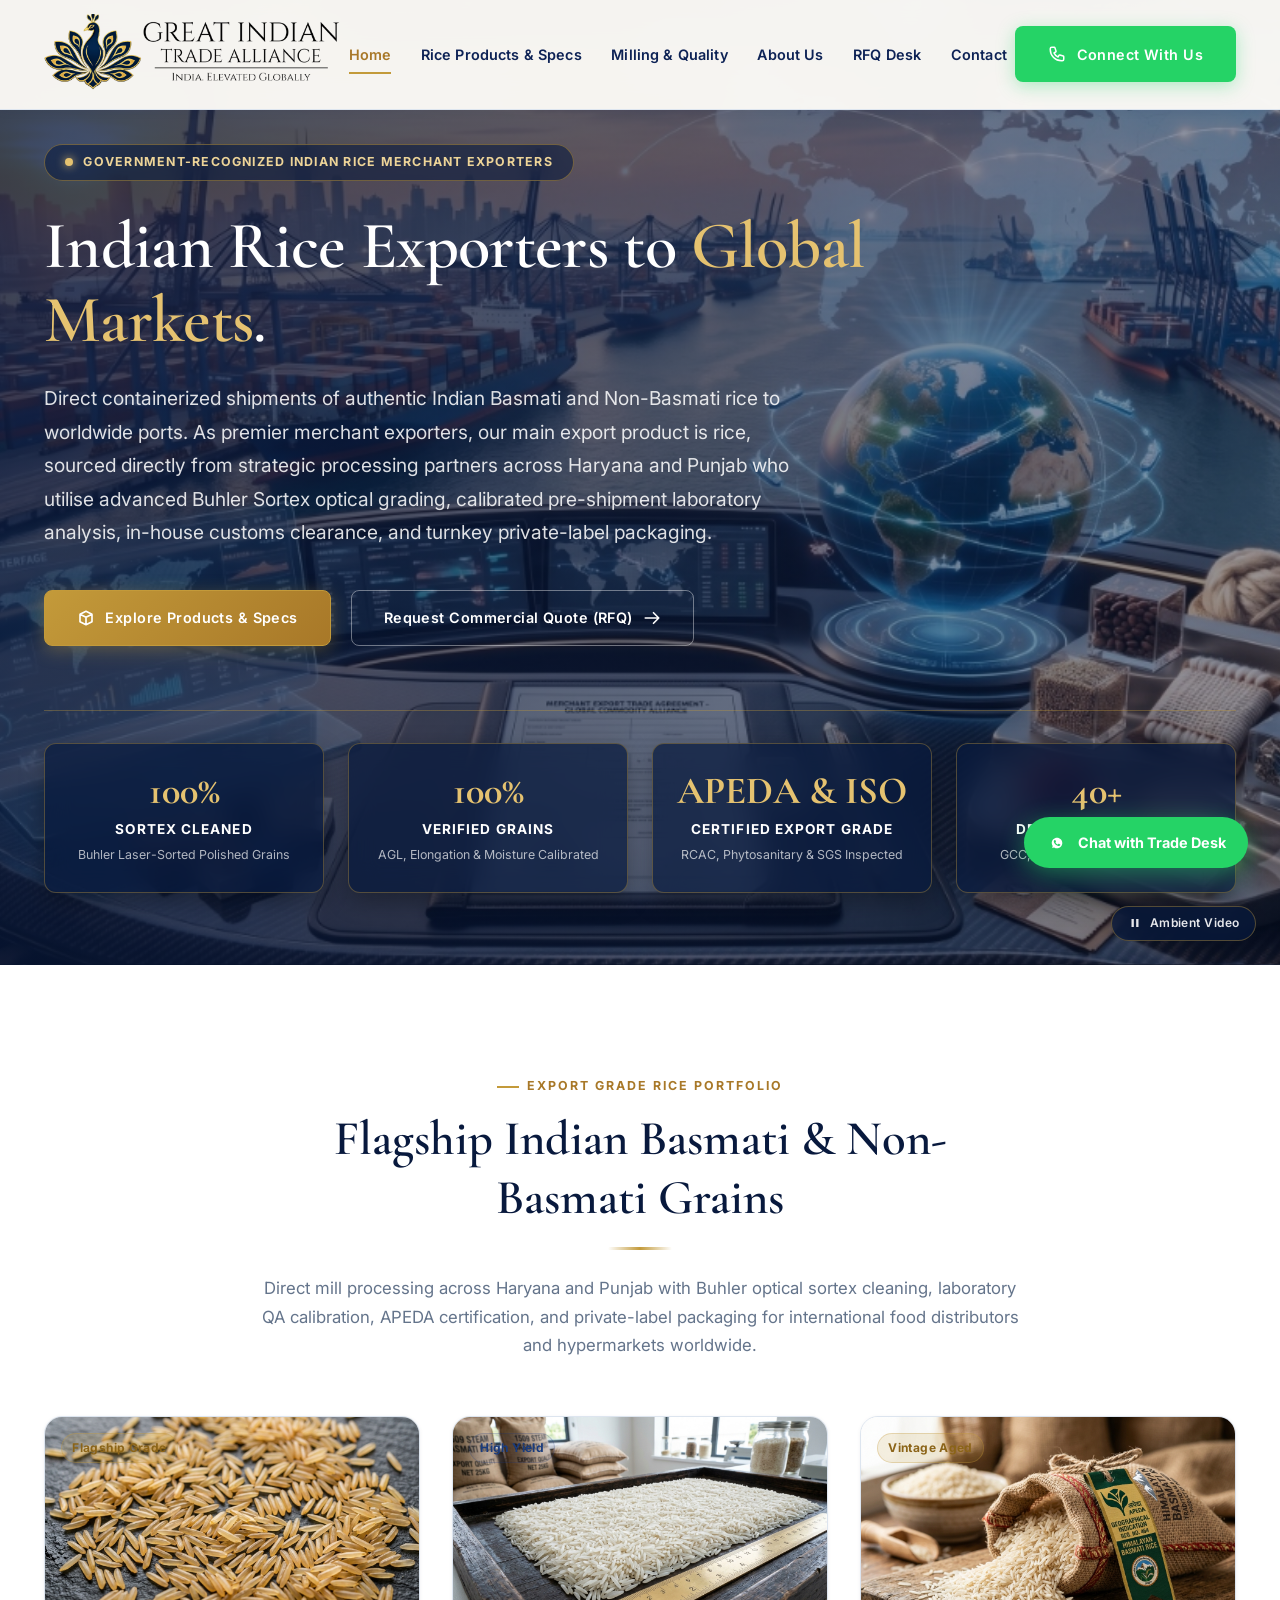
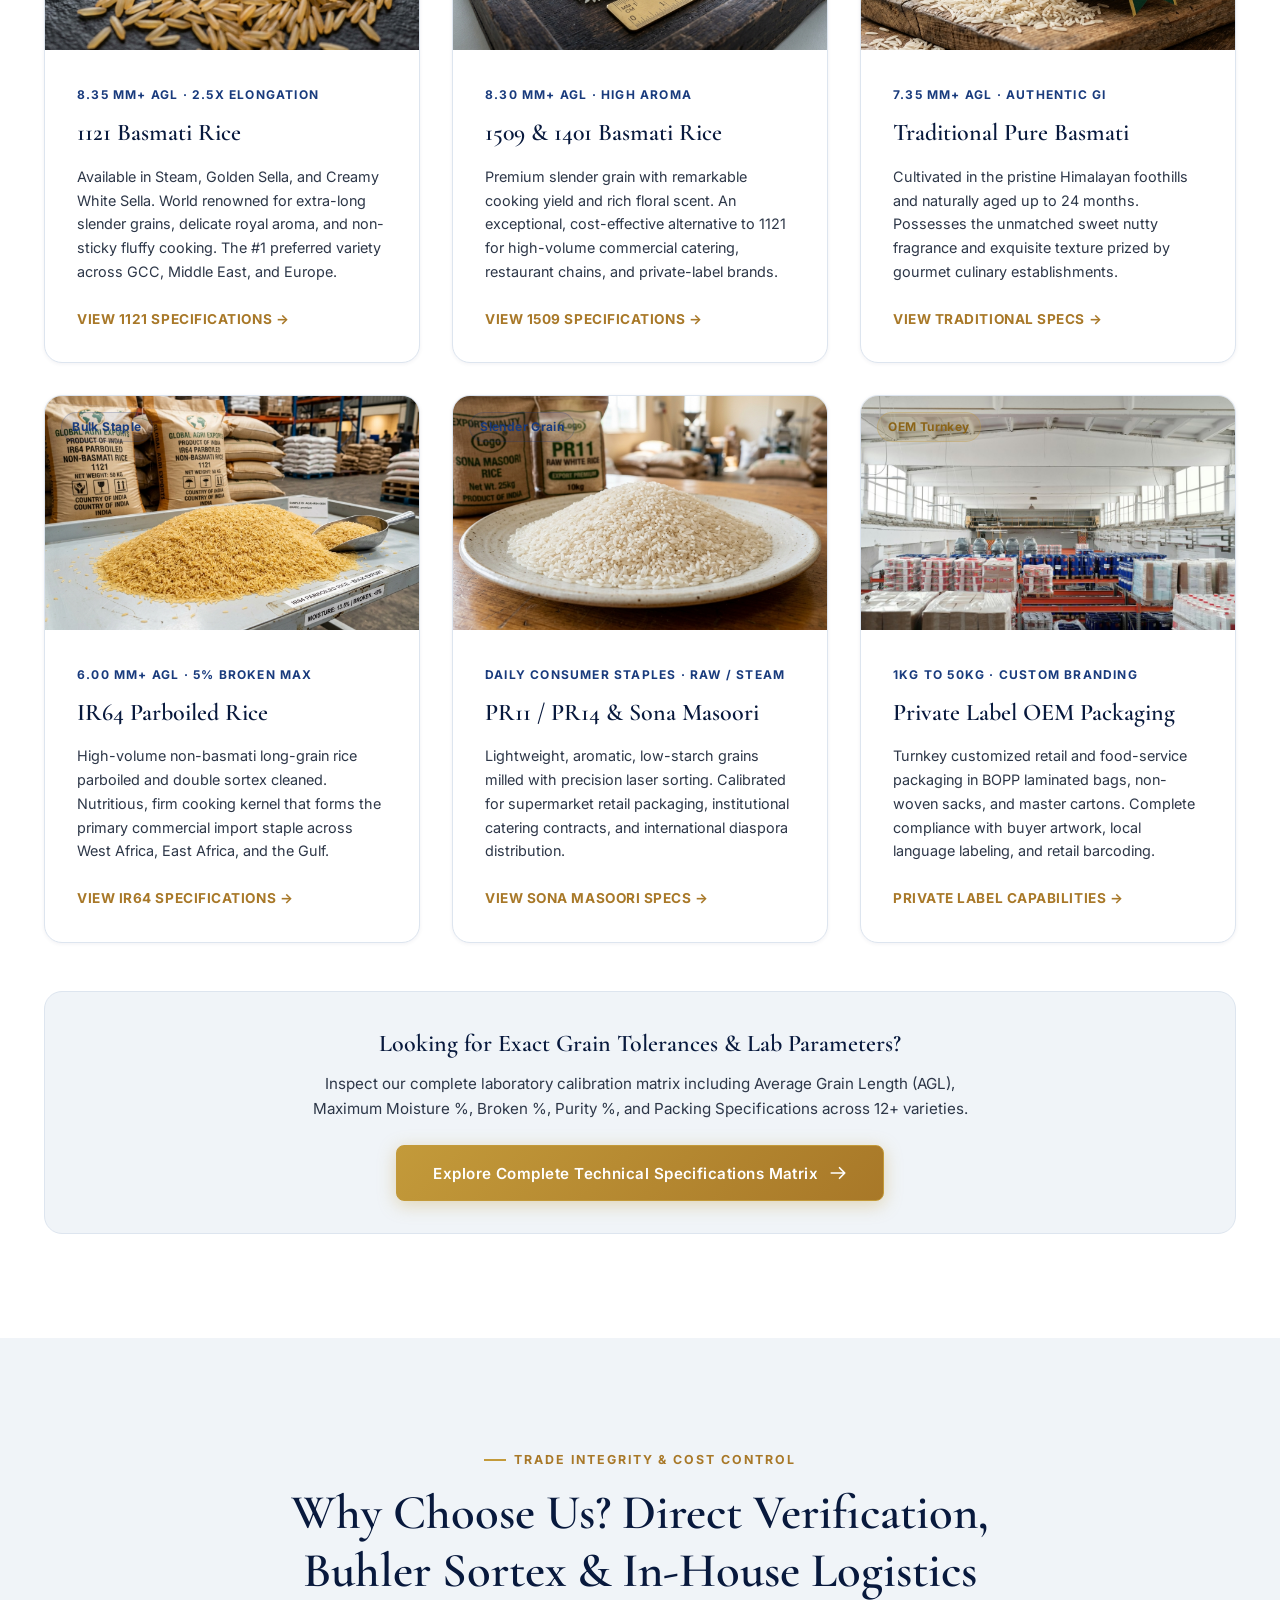
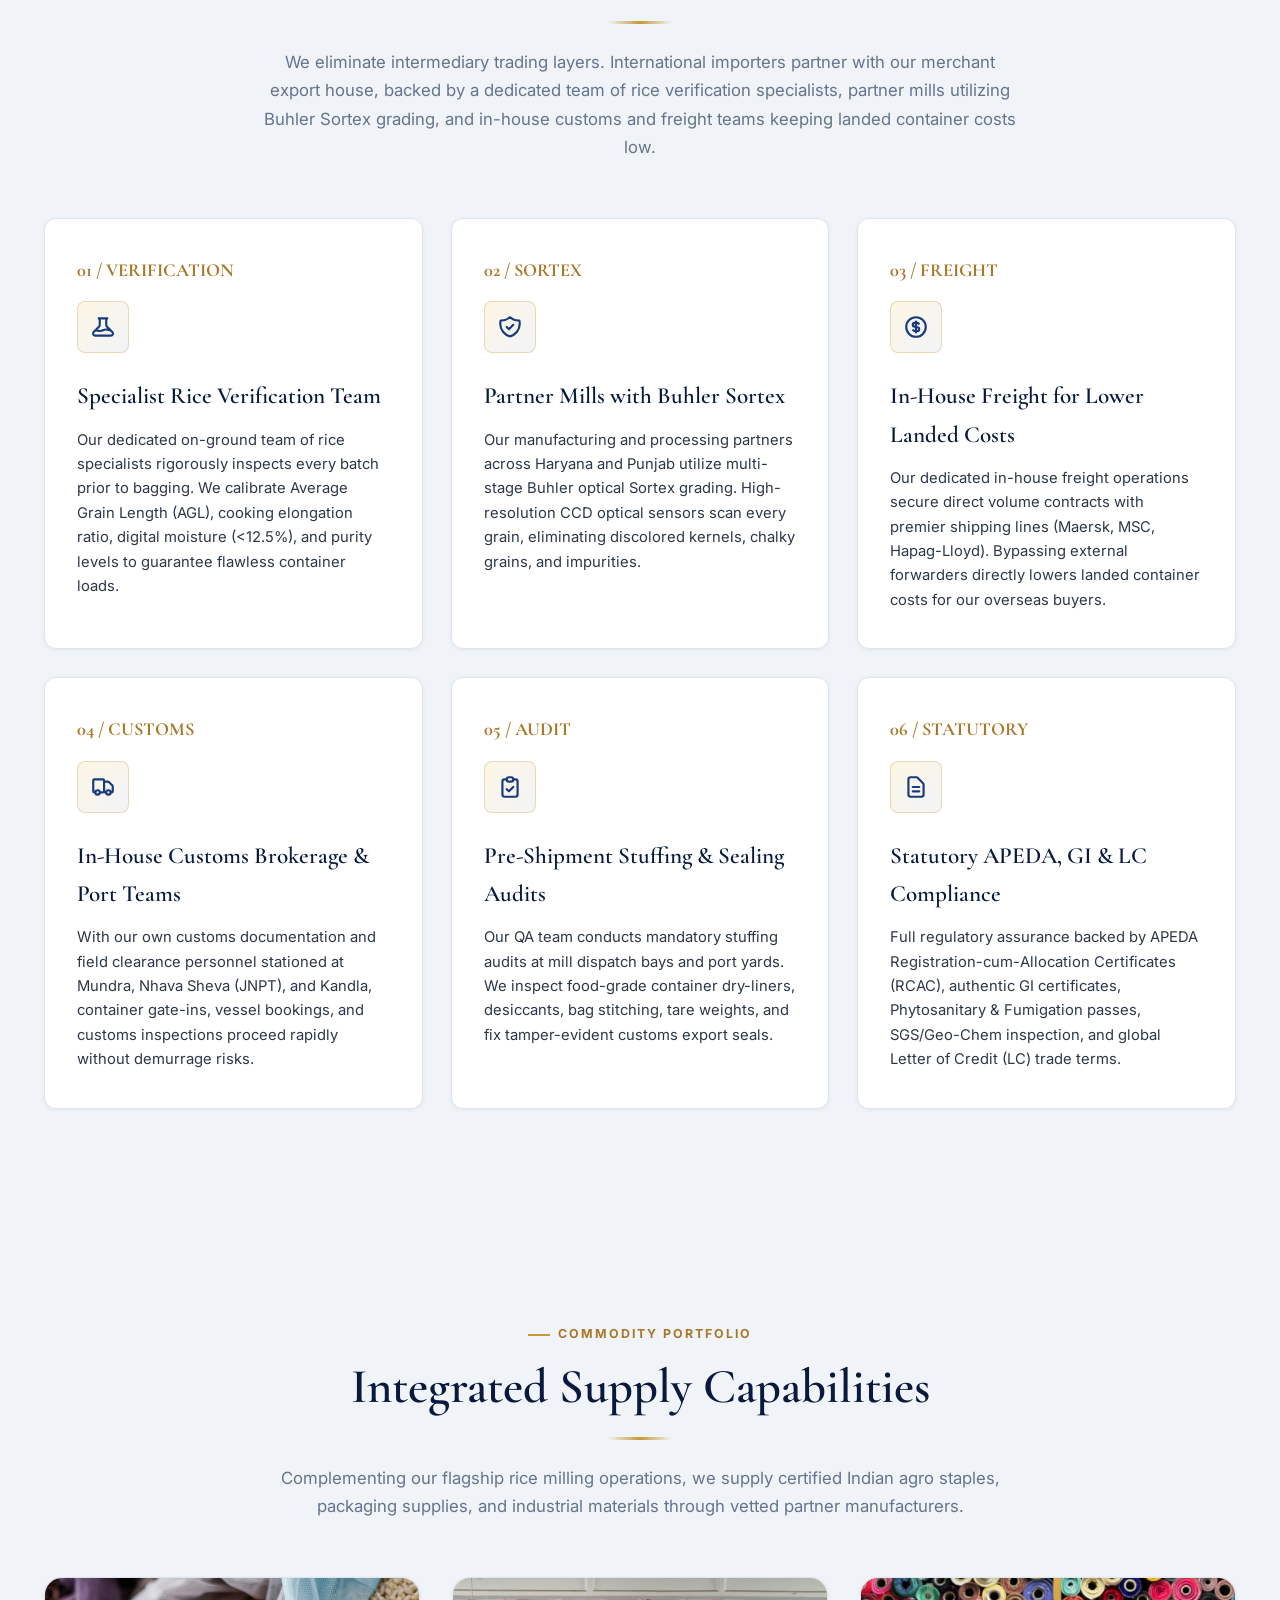
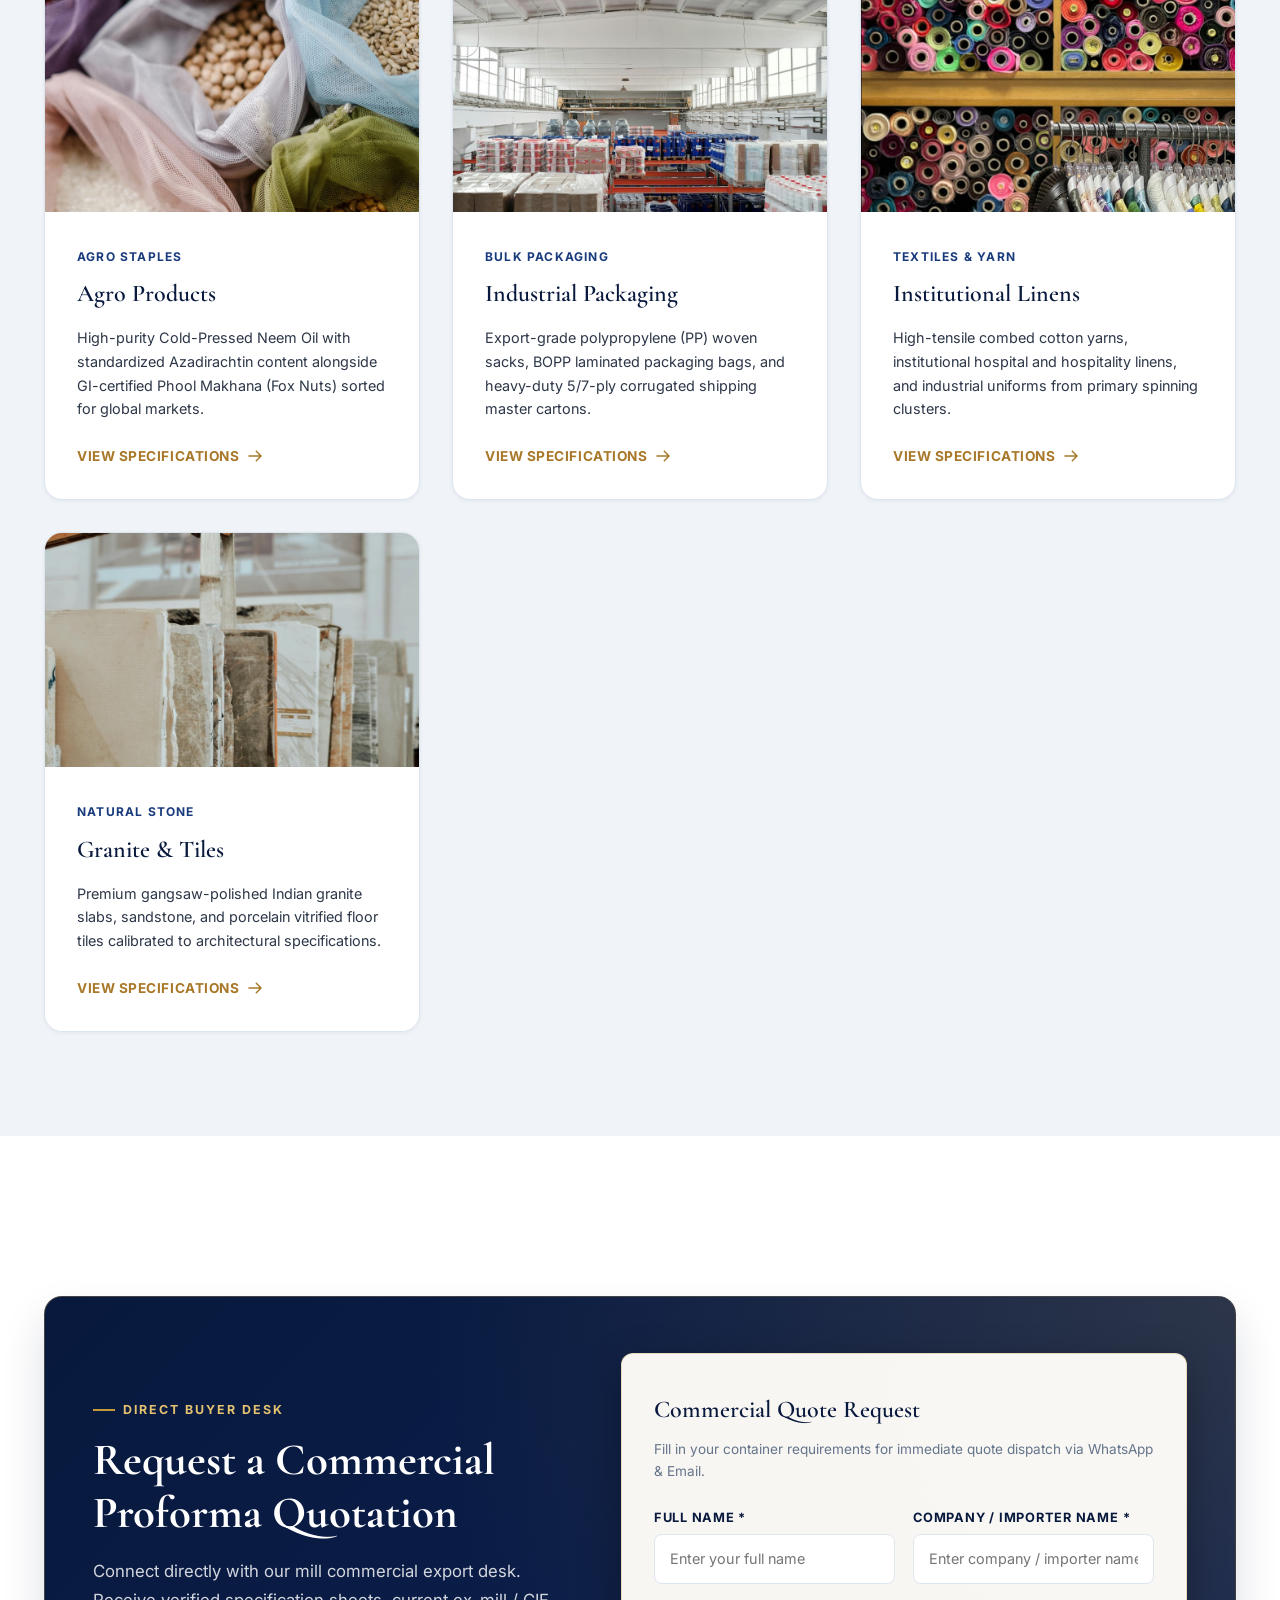
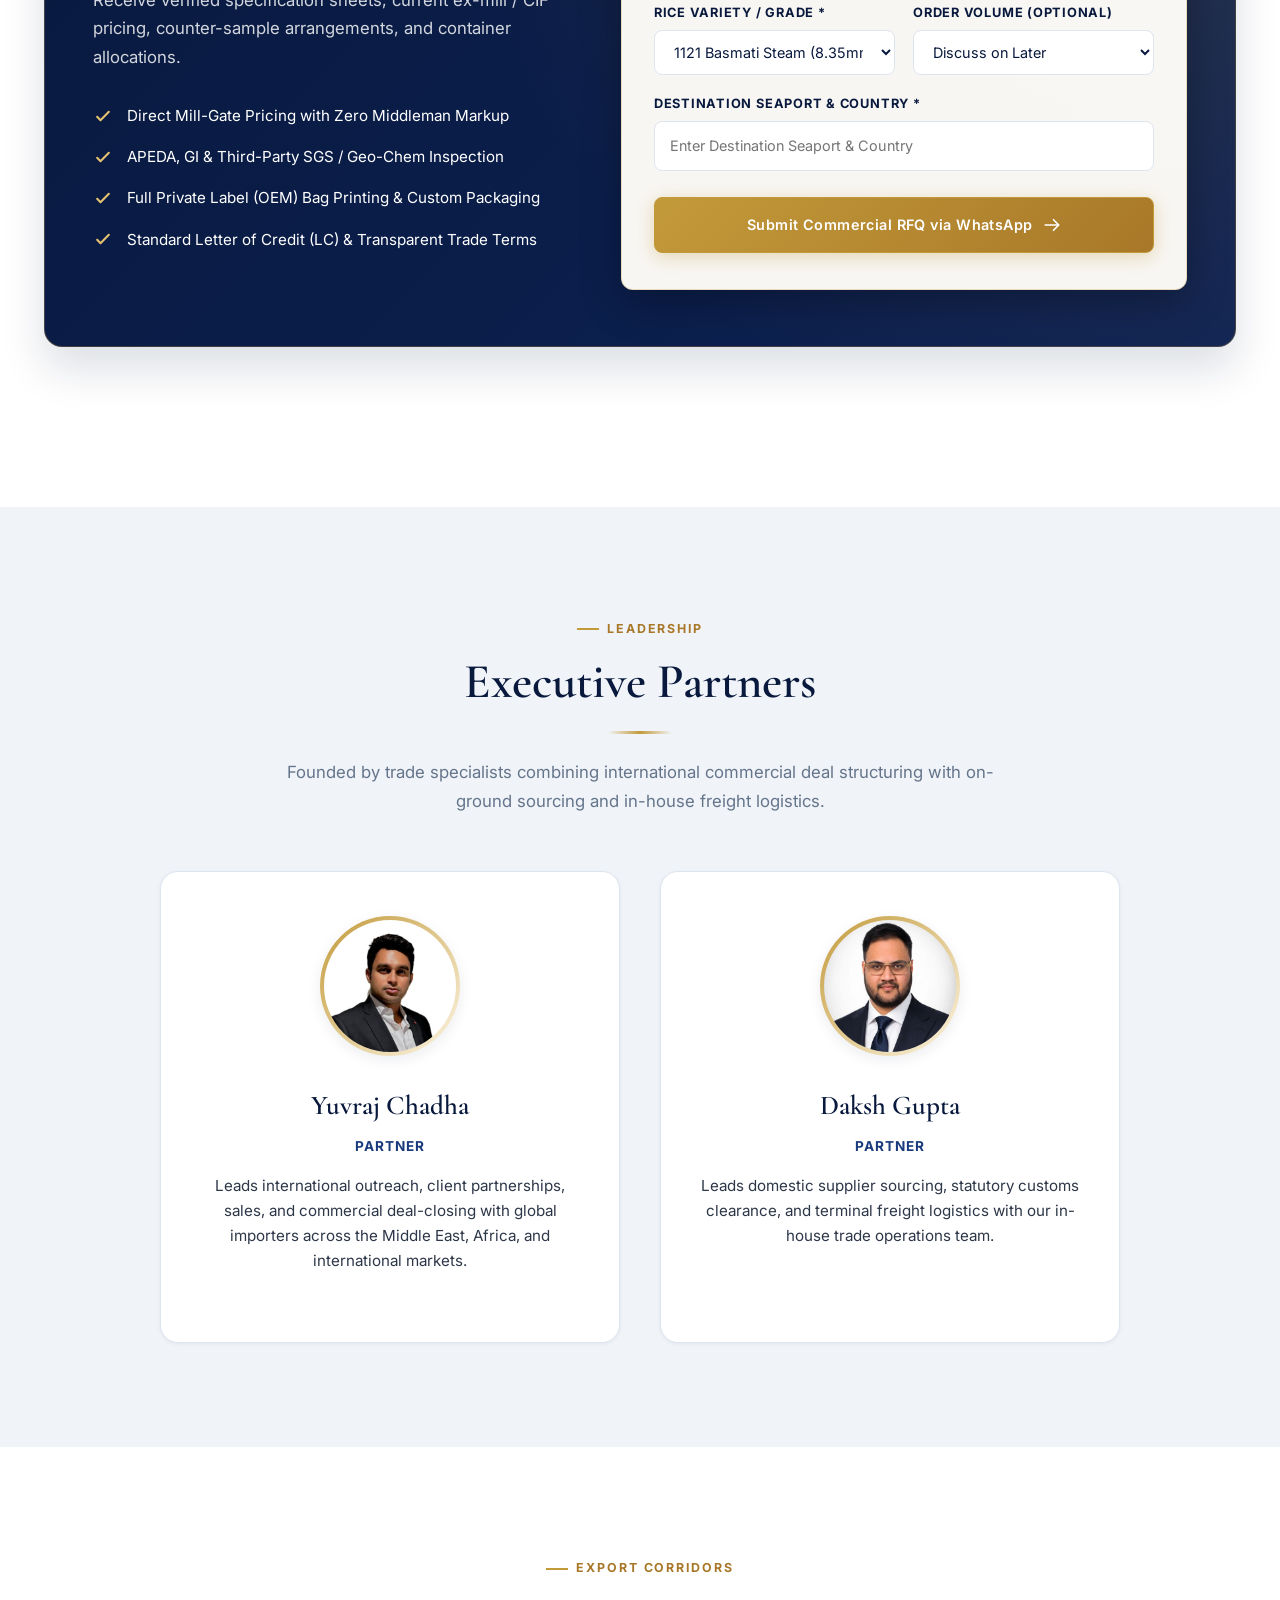
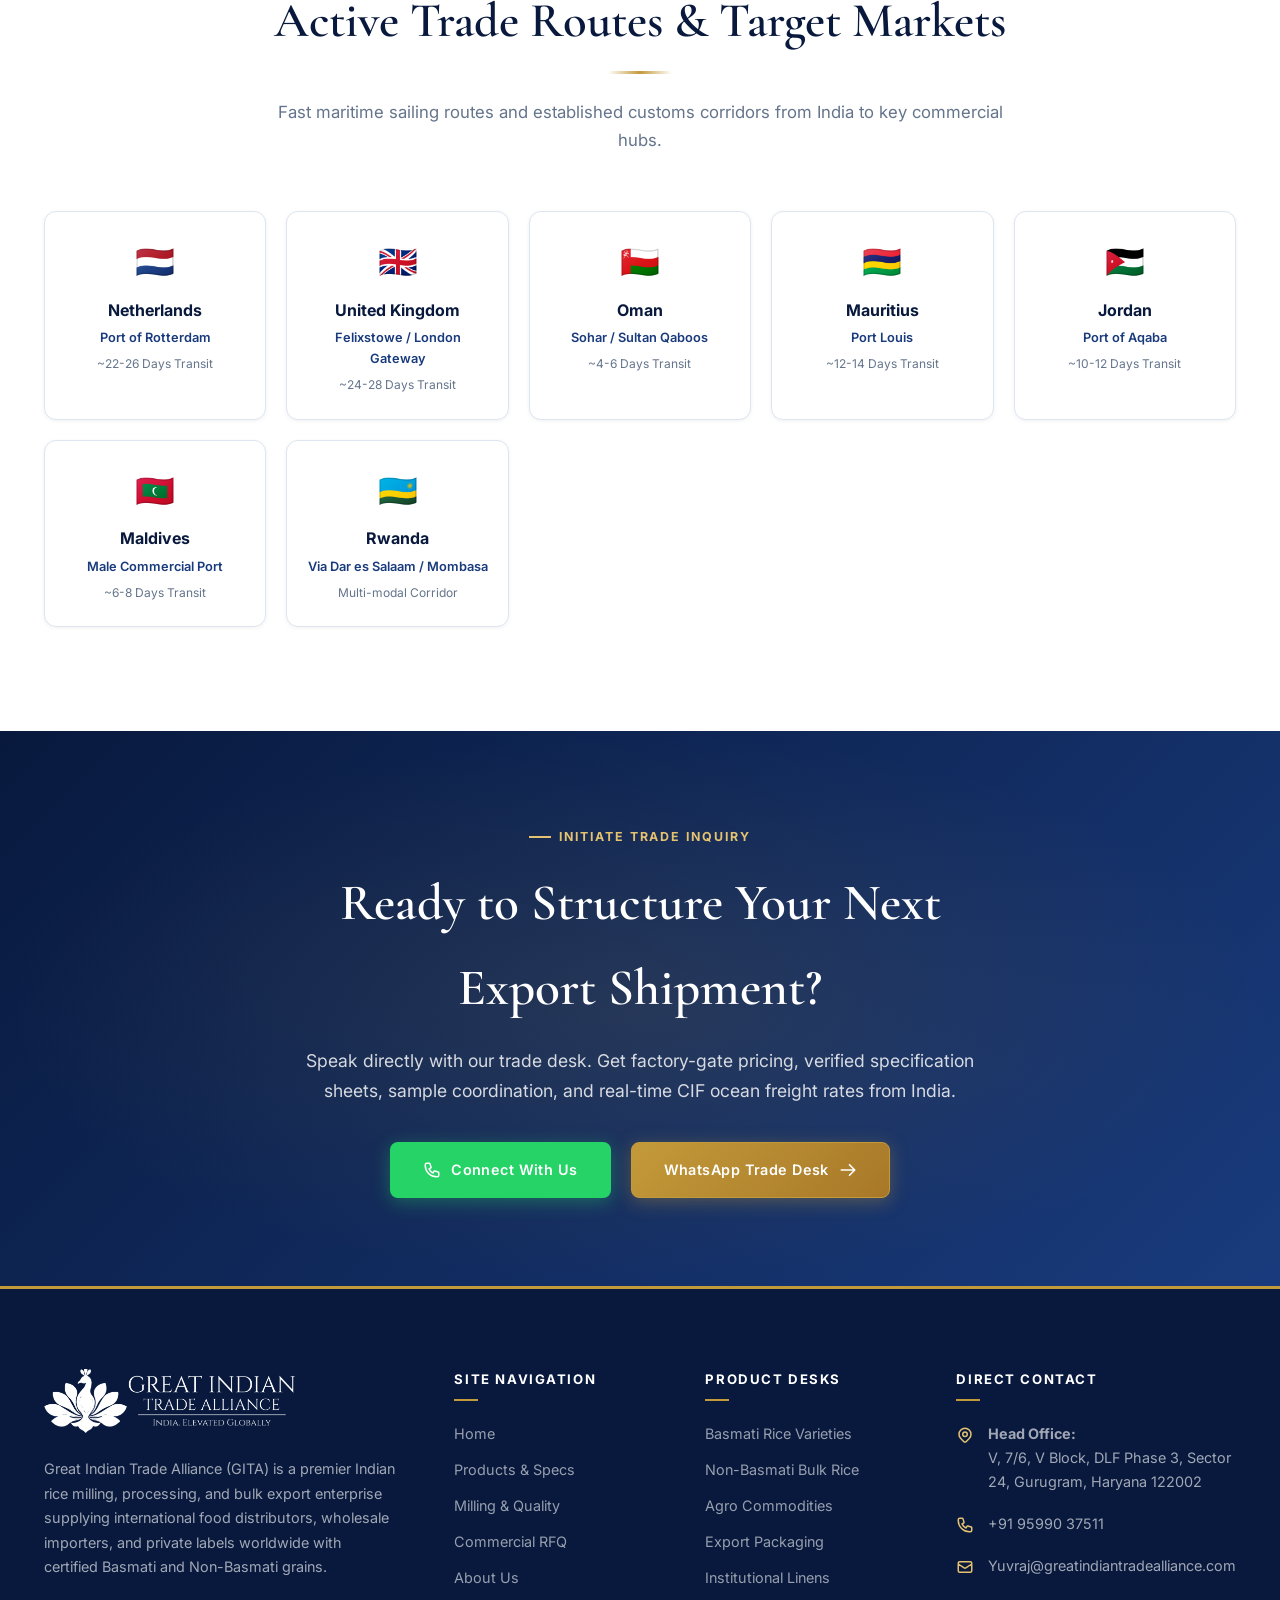
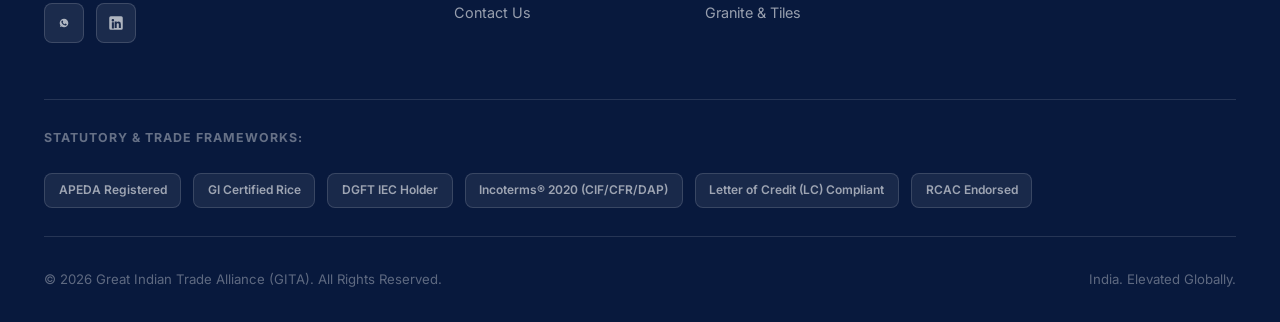
<file: index.html>
<!DOCTYPE html>
<html lang="en">
<head>
  <meta charset="UTF-8">
  <meta name="viewport" content="width=device-width, initial-scale=1.0, viewport-fit=cover">
  <meta name="theme-color" content="#08193D">
  <meta name="apple-mobile-web-app-capable" content="yes">
  <meta name="apple-mobile-web-app-status-bar-style" content="black-translucent">
  
  <title>Indian Rice Exporters &amp; Millers | Basmati &amp; Non-Basmati Bulk Suppliers | GITA</title>
  <meta name="description" content="Great Indian Trade Alliance (GITA) is a premier Indian rice milling and bulk export enterprise. Supplying 1121 Steam, 1121 Golden Sella, 1509 Basmati, and IR64 Parboiled rice to UAE, Saudi Arabia, Europe, and global markets with Buhler Sortex cleaning, APEDA certification, and private-label packaging.">
  <meta name="keywords" content="rice exporter from India, basmati rice exporter from India, Indian rice exporter, rice supplier from India, basmati rice supplier India, bulk rice exporter India, rice exporter to UAE, rice exporter to Saudi Arabia, rice exporter to Europe, Indian basmati rice wholesale supplier, 1121 basmati rice exporter, private label rice supplier India, IR64 parboiled rice exporter">
  <meta name="referrer" content="strict-origin-when-cross-origin">
  
  <!-- Canonical & Open Graph -->
  <link rel="canonical" href="https://greatindiantradealliance.com/">
  <meta property="og:type" content="website">
  <meta property="og:title" content="Indian Rice Exporters &amp; Millers | Great Indian Trade Alliance">
  <meta property="og:description" content="Direct-from-mill containerized exports of premium Indian Basmati and Non-Basmati rice. Sourced from Haryana &amp; Punjab with 100% Sortex cleaning, laboratory QA/QC, and direct port dispatch.">
  <meta property="og:url" content="https://greatindiantradealliance.com/">
  <meta property="og:image" content="images/hero-command-deck.jpg">
  
  <!-- Twitter Card -->
  <meta name="twitter:card" content="summary_large_image">
  <meta name="twitter:title" content="Great Indian Trade Alliance (GITA) — India. Elevated Globally.">
  <meta name="twitter:description" content="Direct rice mill processors and bulk exporters from India to global commercial corridors.">
  <meta name="twitter:image" content="images/hero-command-deck.jpg">
  
  <!-- Favicon -->
  <link rel="icon" type="image/jpeg" href="images/logo-emblem.jpg">
  
  <!-- Google Fonts: Cormorant Garamond & Inter -->
  <link rel="preconnect" href="https://fonts.googleapis.com">
  <link rel="preconnect" href="https://fonts.gstatic.com" crossorigin>
  <link href="https://fonts.googleapis.com/css2?family=Cormorant+Garamond:ital,wght@0,500;0,600;0,700;1,600&family=Inter:wght@400;500;600;700;800&display=swap" rel="stylesheet">
  
  <!-- Core Stylesheet -->
  <link rel="stylesheet" href="css/style.css">

  <!-- Schema.org Structured Data -->
  <script type="application/ld+json">
  {
    "@context": "https://schema.org",
    "@type": "Corporation",
    "name": "Great Indian Trade Alliance",
    "alternateName": "GITA",
    "url": "https://greatindiantradealliance.com",
    "logo": "https://greatindiantradealliance.com/images/logo-cropped.png",
    "description": "Premier Indian rice millers, processors, and bulk exporters supplying certified Basmati and Non-Basmati grains to global markets with in-house quality control and direct port logistics.",
    "telephone": "+919599037511",
    "email": "Yuvraj@greatindiantradealliance.com",
    "address": {
      "@type": "PostalAddress",
      "streetAddress": "V, 7/6, V Block, DLF Phase 3, Sector 24",
      "addressLocality": "Gurugram",
      "addressRegion": "Haryana",
      "postalCode": "122002",
      "addressCountry": "IN"
    },
    "founders": [
      {
        "@type": "Person",
        "name": "Yuvraj Chadha",
        "jobTitle": "Partner"
      },
      {
        "@type": "Person",
        "name": "Daksh Gupta",
        "jobTitle": "Partner"
      }
    ]
  }
  </script>
</head>
<body>

  <!-- ==========================================================================
       HEADER & NAVIGATION (LOGO & REFINED NAV)
       ========================================================================== -->
  <header class="site-header">
    <div class="container nav-wrap">
      <a href="index.html" class="brand-logo" aria-label="Great Indian Trade Alliance Home">
        <img src="images/logo-cropped.png" alt="Great Indian Trade Alliance - India. Elevated Globally.">
      </a>
      
      <nav class="nav-menu" aria-label="Main Navigation">
        <a href="index.html" class="nav-link active">Home</a>
        <a href="products.html" class="nav-link">Rice Products &amp; Specs</a>
        <a href="services.html" class="nav-link">Milling &amp; Quality</a>
        <a href="about.html" class="nav-link">About Us</a>
        <a href="#rfq" class="nav-link">RFQ Desk</a>
        <a href="contact.html" class="nav-link">Contact</a>
      </nav>

      <div class="nav-actions">
        <a href="tel:+919599037511" class="btn btn-whatsapp" title="Connect With GITA Trade Desk">
          <svg viewBox="0 0 24 24" fill="none" stroke="currentColor" stroke-width="2">
            <path stroke-linecap="round" stroke-linejoin="round" d="M3 5a2 2 0 012-2h3.28a1 1 0 01.948.684l1.498 4.493a1 1 0 01-.502 1.21l-2.257 1.13a11.042 11.042 0 005.516 5.516l1.13-2.257a1 1 0 011.21-.502l4.493 1.498a1 1 0 01.684.949V19a2 2 0 01-2 2h-1C9.716 21 3 14.284 3 6V5z" />
          </svg>
          <span>Connect With Us</span>
        </a>
        <button class="mobile-toggle" aria-label="Open navigation menu">
          <svg viewBox="0 0 24 24" fill="none" stroke="currentColor" stroke-width="2">
            <path stroke-linecap="round" stroke-linejoin="round" d="M4 6h16M4 12h16M4 18h16" />
          </svg>
        </button>
      </div>
    </div>
  </header>

  <!-- Mobile Drawer -->
  <div class="mobile-drawer-overlay"></div>
  <aside class="mobile-drawer">
    <div>
      <div class="drawer-header">
        <a href="index.html" class="brand-logo">
          <img src="images/logo-cropped.png" alt="GITA Logo" style="height: 56px;">
        </a>
        <button class="drawer-close" aria-label="Close navigation menu">
          <svg viewBox="0 0 24 24" fill="none" stroke="currentColor" stroke-width="2">
            <path stroke-linecap="round" stroke-linejoin="round" d="M6 18L18 6M6 6l12 12" />
          </svg>
        </button>
      </div>
      <nav class="drawer-links">
        <a href="index.html" class="drawer-link active">Home</a>
        <a href="products.html" class="drawer-link">Products &amp; Specs</a>
        <a href="services.html" class="drawer-link">Milling &amp; Quality</a>
        <a href="about.html" class="drawer-link">About Us</a>
        <a href="#rfq" class="drawer-link">RFQ Desk</a>
        <a href="contact.html" class="drawer-link">Contact Desk</a>
      </nav>
    </div>
    <div class="drawer-footer">
      <a href="tel:+919599037511" class="btn btn-whatsapp" style="width: 100%; margin-bottom: 0.75rem;">
        <svg viewBox="0 0 24 24" fill="none" stroke="currentColor" stroke-width="2">
          <path stroke-linecap="round" stroke-linejoin="round" d="M3 5a2 2 0 012-2h3.28a1 1 0 01.948.684l1.498 4.493a1 1 0 01-.502 1.21l-2.257 1.13a11.042 11.042 0 005.516 5.516l1.13-2.257a1 1 0 011.21-.502l4.493 1.498a1 1 0 01.684.949V19a2 2 0 01-2 2h-1C9.716 21 3 14.284 3 6V5z" />
        </svg>
        <span>Connect With Us</span>
      </a>
      <a href="https://wa.me/919599037511?text=Hello%20GITA%20Trade%20Desk%2C%20I%20would%20like%20to%20inquire%20about%20importing%20rice%20from%20India." class="btn btn-outline" style="width: 100%;" target="_blank" rel="noopener noreferrer">
        <span>Chat on WhatsApp</span>
      </a>
    </div>
  </aside>

  <!-- ==========================================================================
       SECTION 1: HERO SECTION (PRODUCT & MILL DRIVEN)
       ========================================================================== -->
  <section class="hero" id="home">
    <!-- Fallback & Instant LCP Backdrop Image (Layer 0) -->
    <img src="images/hero-command-deck.jpg" alt="Global Rice Export Terminal and Mill Packaging" class="hero-backdrop-img">

    <!-- Ambient Background Video (Layer 1 — sits above the fallback image) -->
    <div class="hero-video-wrap" id="heroVideoWrap" aria-hidden="true">
      <!-- Native HTML5 Video (Primary Engine: Zero Errors, Zero Controls, Ultra Smooth) -->
      <video id="heroBgNativeVideo" class="hero-bg-native-video" autoplay loop muted playsinline webkit-playsinline preload="auto" poster="images/hero-command-deck.jpg">
        <source src="images/hero-video.mp4" type="video/mp4">
      </video>

      <!-- Clean YouTube Embed Player (Fallback) -->
      <iframe
        id="heroBgVideo"
        src="https://www.youtube.com/embed/XlwuM3cI-yU?autoplay=1&mute=1&loop=1&playlist=XlwuM3cI-yU&controls=0&rel=0&playsinline=1"
        title="Great Indian Trade Alliance Export Facilities"
        frameborder="0"
        allow="accelerometer; autoplay; clipboard-write; encrypted-media; gyroscope; picture-in-picture; web-share"
        referrerpolicy="strict-origin-when-cross-origin"
        tabindex="-1"
        style="display: none;">
      </iframe>
    </div>

    <!-- Tint Readability Overlay (Layer 2 — sits above the video) -->
    <div class="hero-backdrop-overlay"></div>

    <!-- Ambient Video Controls Toggle (Discreet, Accessible) -->
    <button type="button" class="hero-video-toggle" id="heroVideoToggle" aria-label="Pause background video" title="Toggle background video playback">
      <svg class="icon-pause" viewBox="0 0 24 24" fill="currentColor">
        <path d="M6 19h4V5H6v14zm8-14v14h4V5h-4z"/>
      </svg>
      <svg class="icon-play" viewBox="0 0 24 24" fill="currentColor" style="display: none;">
        <path d="M8 5v14l11-7z"/>
      </svg>
      <span>Ambient Video</span>
    </button>

    <div class="container hero-content">
      <div class="hero-badge">
        <span class="pulsing-dot"></span>
        <span>Government-Recognized Indian Rice Merchant Exporters</span>
      </div>

      <h1 class="heading-display">
        Indian Rice Exporters to <span class="text-gold">Global Markets</span>.
      </h1>

      <p class="hero-sub">
        Direct containerized shipments of authentic Indian Basmati and Non-Basmati rice to worldwide ports. As premier merchant exporters, our main export product is rice, sourced directly from strategic processing partners across Haryana and Punjab who utilise advanced Buhler Sortex optical grading, calibrated pre-shipment laboratory analysis, in-house customs clearance, and turnkey private-label packaging.
      </p>

      <div class="hero-ctas">
        <a href="#products-showcase" class="btn btn-primary">
          <svg viewBox="0 0 24 24" fill="none" stroke="currentColor" stroke-width="2.2">
            <path stroke-linecap="round" stroke-linejoin="round" d="M20 7l-8-4-8 4m16 0l-8 4m8-4v10l-8 4m0-10L4 7m8 4v10M4 7v10l8 4" />
          </svg>
          <span>Explore Products &amp; Specs</span>
        </a>
        <a href="#rfq" class="btn btn-outline" style="border-color: rgba(255,255,255,0.4); color: var(--white);">
          <span>Request Commercial Quote (RFQ)</span>
          <svg viewBox="0 0 24 24" fill="none" stroke="currentColor" stroke-width="2.2">
            <path stroke-linecap="round" stroke-linejoin="round" d="M14 5l7 7m0 0l-7 7m7-7H3" />
          </svg>
        </a>
      </div>

      <!-- Hero Trust Stats Strip (IREF & Rice Master Benchmark — 2s Upward Counter, Zero MT Mention) -->
      <div class="hero-stats-strip">
        <div class="hero-stats-grid">
          <div class="hero-stat-item">
            <div class="hero-stat-num stat-counter" data-target="100" data-suffix="%">0%</div>
            <div class="hero-stat-label">Sortex Cleaned</div>
            <div class="hero-stat-sub">Buhler Laser-Sorted Polished Grains</div>
          </div>

          <div class="hero-stat-item">
            <div class="hero-stat-num stat-counter" data-target="100" data-suffix="%">0%</div>
            <div class="hero-stat-label">Verified Grains</div>
            <div class="hero-stat-sub">AGL, Elongation &amp; Moisture Calibrated</div>
          </div>

          <div class="hero-stat-item">
            <div class="hero-stat-num">APEDA &amp; ISO</div>
            <div class="hero-stat-label">Certified Export Grade</div>
            <div class="hero-stat-sub">RCAC, Phytosanitary &amp; SGS Inspected</div>
          </div>

          <div class="hero-stat-item">
            <div class="hero-stat-num stat-counter" data-target="40" data-suffix="+">0+</div>
            <div class="hero-stat-label">Destination Ports</div>
            <div class="hero-stat-sub">GCC, Europe, UK, Africa &amp; Global</div>
          </div>
        </div>
      </div>
    </div>
  </section>

  <!-- ==========================================================================
       SECTION 2: EXPORT-GRADE RICE PORTFOLIO SHOWCASE
       ========================================================================== -->
  <section class="section-white" id="products-showcase">
    <div class="container">
      <div class="section-header">
        <span class="eyebrow">Export Grade Rice Portfolio</span>
        <h2 class="heading-section">Flagship Indian Basmati &amp; Non-Basmati Grains</h2>
        <div class="gold-divider"></div>
        <p>
          Direct mill processing across Haryana and Punjab with Buhler optical sortex cleaning, laboratory QA calibration, APEDA certification, and private-label packaging for international food distributors and hypermarkets worldwide.
        </p>
      </div>

      <div class="category-grid">
        <!-- Card 1: 1121 Basmati -->
        <article class="cat-card">
          <div class="cat-card-img-wrap">
            <img src="images/rice-1121-golden-sella.jpg" alt="1121 Basmati Rice Steam and Golden Sella exporter India">
            <span class="spec-badge spec-badge-gold" style="position: absolute; top: 1rem; left: 1rem;">Flagship Grade</span>
          </div>
          <div class="cat-card-body">
            <span class="cat-tag">8.35 mm+ AGL · 2.5x Elongation</span>
            <h3>1121 Basmati Rice</h3>
            <p>
              Available in Steam, Golden Sella, and Creamy White Sella. World renowned for extra-long slender grains, delicate royal aroma, and non-sticky fluffy cooking. The #1 preferred variety across GCC, Middle East, and Europe.
            </p>
            <a href="1121-basmati-rice-exporter.html" class="cat-link">
              <span>View 1121 Specifications &rarr;</span>
            </a>
          </div>
        </article>

        <!-- Card 2: 1509 & 1401 Basmati -->
        <article class="cat-card">
          <div class="cat-card-img-wrap">
            <img src="images/rice-1509-steam.jpg" alt="1509 and 1401 Basmati Rice exporter from India">
            <span class="spec-badge" style="position: absolute; top: 1rem; left: 1rem;">High Yield</span>
          </div>
          <div class="cat-card-body">
            <span class="cat-tag">8.30 mm+ AGL · High Aroma</span>
            <h3>1509 &amp; 1401 Basmati Rice</h3>
            <p>
              Premium slender grain with remarkable cooking yield and rich floral scent. An exceptional, cost-effective alternative to 1121 for high-volume commercial catering, restaurant chains, and private-label brands.
            </p>
            <a href="products.html#basmati-specs" class="cat-link">
              <span>View 1509 Specifications &rarr;</span>
            </a>
          </div>
        </article>

        <!-- Card 3: Traditional Basmati -->
        <article class="cat-card">
          <div class="cat-card-img-wrap">
            <img src="images/rice-traditional-aged.jpg" alt="Traditional Himalayan Aged Basmati Rice exporter">
            <span class="spec-badge spec-badge-gold" style="position: absolute; top: 1rem; left: 1rem;">Vintage Aged</span>
          </div>
          <div class="cat-card-body">
            <span class="cat-tag">7.35 mm+ AGL · Authentic GI</span>
            <h3>Traditional Pure Basmati</h3>
            <p>
              Cultivated in the pristine Himalayan foothills and naturally aged up to 24 months. Possesses the unmatched sweet nutty fragrance and exquisite texture prized by gourmet culinary establishments.
            </p>
            <a href="products.html#basmati-specs" class="cat-link">
              <span>View Traditional Specs &rarr;</span>
            </a>
          </div>
        </article>

        <!-- Card 4: IR64 Parboiled -->
        <article class="cat-card">
          <div class="cat-card-img-wrap">
            <img src="images/rice-ir64-parboiled.jpg" alt="IR64 Parboiled Non-Basmati Rice bulk exporter">
            <span class="spec-badge" style="position: absolute; top: 1rem; left: 1rem;">Bulk Staple</span>
          </div>
          <div class="cat-card-body">
            <span class="cat-tag">6.00 mm+ AGL · 5% Broken Max</span>
            <h3>IR64 Parboiled Rice</h3>
            <p>
              High-volume non-basmati long-grain rice parboiled and double sortex cleaned. Nutritious, firm cooking kernel that forms the primary commercial import staple across West Africa, East Africa, and the Gulf.
            </p>
            <a href="products.html#non-basmati-specs" class="cat-link">
              <span>View IR64 Specifications &rarr;</span>
            </a>
          </div>
        </article>

        <!-- Card 5: PR11/14 & Sona Masoori -->
        <article class="cat-card">
          <div class="cat-card-img-wrap">
            <img src="images/rice-sona-masoori-pr11.jpg" alt="PR11 PR14 Sona Masoori rice exporter India">
            <span class="spec-badge" style="position: absolute; top: 1rem; left: 1rem;">Slender Grain</span>
          </div>
          <div class="cat-card-body">
            <span class="cat-tag">Daily Consumer Staples · Raw / Steam</span>
            <h3>PR11 / PR14 &amp; Sona Masoori</h3>
            <p>
              Lightweight, aromatic, low-starch grains milled with precision laser sorting. Calibrated for supermarket retail packaging, institutional catering contracts, and international diaspora distribution.
            </p>
            <a href="products.html#non-basmati-specs" class="cat-link">
              <span>View Sona Masoori Specs &rarr;</span>
            </a>
          </div>
        </article>

        <!-- Card 6: Private Label Packaging -->
        <article class="cat-card">
          <div class="cat-card-img-wrap">
            <img src="images/cat-packaging.jpg" alt="Private label custom packaging rice exporter India">
            <span class="spec-badge spec-badge-gold" style="position: absolute; top: 1rem; left: 1rem;">OEM Turnkey</span>
          </div>
          <div class="cat-card-body">
            <span class="cat-tag">1kg to 50kg · Custom Branding</span>
            <h3>Private Label OEM Packaging</h3>
            <p>
              Turnkey customized retail and food-service packaging in BOPP laminated bags, non-woven sacks, and master cartons. Complete compliance with buyer artwork, local language labeling, and retail barcoding.
            </p>
            <a href="private-label-rice-supplier.html" class="cat-link">
              <span>Private Label Capabilities &rarr;</span>
            </a>
          </div>
        </article>
      </div>

      <!-- Prominent Full Specifications Link -->
      <div style="text-align: center; margin-top: 3rem; padding: 2rem; background: var(--bg-alt); border-radius: var(--radius-lg); border: 1px solid var(--border-light);">
        <h3 style="font-family: var(--font-serif); font-size: 1.5rem; color: var(--navy-900); margin-bottom: 0.5rem; font-weight: 600;">
          Looking for Exact Grain Tolerances &amp; Lab Parameters?
        </h3>
        <p style="color: var(--text-body); max-width: 680px; margin: 0 auto 1.5rem; font-size: 0.95rem;">
          Inspect our complete laboratory calibration matrix including Average Grain Length (AGL), Maximum Moisture %, Broken %, Purity %, and Packing Specifications across 12+ varieties.
        </p>
        <a href="products.html" class="btn btn-primary" style="padding: 0.9rem 2.25rem; font-size: 0.95rem;">
          <span>Explore Complete Technical Specifications Matrix</span>
          <svg viewBox="0 0 24 24" fill="none" stroke="currentColor" stroke-width="2.2">
            <path stroke-linecap="round" stroke-linejoin="round" d="M14 5l7 7m0 0l-7 7m7-7H3" />
          </svg>
        </a>
      </div>
    </div>
  </section>

  <!-- ==========================================================================
       SECTION 3: WHY CHOOSE US (OPERATING ARCHITECTURE & 6 INTEGRITY PILLARS)
       ========================================================================== -->
  <section class="section-alt" id="why-us">
    <div class="container">
      <div class="section-header">
        <span class="eyebrow">Trade Integrity &amp; Cost Control</span>
        <h2 class="heading-section">Why Choose Us? Direct Verification, Buhler Sortex &amp; In-House Logistics</h2>
        <div class="gold-divider"></div>
        <p>
          We eliminate intermediary trading layers. International importers partner with our merchant export house, backed by a dedicated team of rice verification specialists, partner mills utilizing Buhler Sortex grading, and in-house customs and freight teams keeping landed container costs low.
        </p>
      </div>

      <div class="pillars-grid">
        <!-- Pillar 1: Rice Verification Specialists -->
        <article class="pillar-card">
          <span class="pillar-num">01 / VERIFICATION</span>
          <div class="pillar-icon">
            <svg viewBox="0 0 24 24" fill="none" stroke="currentColor" stroke-width="2">
              <path stroke-linecap="round" stroke-linejoin="round" d="M19.428 15.428a2 2 0 00-1.022-.547l-2.387-.477a6 6 0 00-3.86.517l-.318.158a6 6 0 01-3.86.517L6.05 15.21a2 2 0 00-1.806.547M8 4h8l-1 1v5.172a2 2 0 00.586 1.414l5 5c1.26 1.26.367 3.414-1.415 3.414H4.828c-1.782 0-2.674-2.154-1.414-3.414l5-5A2 2 0 009 10.172V5L8 4z" />
            </svg>
          </div>
          <h3>Specialist Rice Verification Team</h3>
          <p>
            Our dedicated on-ground team of rice specialists rigorously inspects every batch prior to bagging. We calibrate Average Grain Length (AGL), cooking elongation ratio, digital moisture (&lt;12.5%), and purity levels to guarantee flawless container loads.
          </p>
        </article>

        <!-- Pillar 2: Buhler Sortex Partner Mills -->
        <article class="pillar-card">
          <span class="pillar-num">02 / SORTEX</span>
          <div class="pillar-icon">
            <svg viewBox="0 0 24 24" fill="none" stroke="currentColor" stroke-width="2">
              <path stroke-linecap="round" stroke-linejoin="round" d="M9 12l2 2 4-4m5.618-4.016A11.955 11.955 0 0112 2.944a11.955 11.955 0 01-8.618 3.04A12.02 12.02 0 003 9c0 5.591 3.824 10.29 9 11.622 5.176-1.332 9-6.03 9-11.622 0-1.042-.133-2.052-.382-3.016z" />
            </svg>
          </div>
          <h3>Partner Mills with Buhler Sortex</h3>
          <p>
            Our manufacturing and processing partners across Haryana and Punjab utilize multi-stage Buhler optical Sortex grading. High-resolution CCD optical sensors scan every grain, eliminating discolored kernels, chalky grains, and impurities.
          </p>
        </article>

        <!-- Pillar 3: In-House Freight for Lower Landed Cost -->
        <article class="pillar-card">
          <span class="pillar-num">03 / FREIGHT</span>
          <div class="pillar-icon">
            <svg viewBox="0 0 24 24" fill="none" stroke="currentColor" stroke-width="2">
              <path stroke-linecap="round" stroke-linejoin="round" d="M12 8c-1.657 0-3 .895-3 2s1.343 2 3 2 3 .895 3 2-1.343 2-3 2m0-8c1.11 0 2.08.402 2.599 1M12 8V7m0 1v8m0 0v1m0-1c-1.11 0-2.08-.402-2.599-1M21 12a9 9 0 11-18 0 9 9 0 0118 0z" />
            </svg>
          </div>
          <h3>In-House Freight for Lower Landed Costs</h3>
          <p>
            Our dedicated in-house freight operations secure direct volume contracts with premier shipping lines (Maersk, MSC, Hapag-Lloyd). Bypassing external forwarders directly lowers landed container costs for our overseas buyers.
          </p>
        </article>

        <!-- Pillar 4: In-House Customs Clearance -->
        <article class="pillar-card">
          <span class="pillar-num">04 / CUSTOMS</span>
          <div class="pillar-icon">
            <svg viewBox="0 0 24 24" fill="none" stroke="currentColor" stroke-width="2">
              <path stroke-linecap="round" stroke-linejoin="round" d="M13 16V6a1 1 0 00-1-1H4a1 1 0 00-1 1v10a1 1 0 001 1h1m8-1a1 1 0 01-1 1H9m4-1V8a1 1 0 011-1h2.586a1 1 0 01.707.293l3.414 3.414a1 1 0 01.293.707V16a1 1 0 01-1 1h-1m-6-1a1 1 0 001 1h1M5 17a2 2 0 104 0m-4 0a2 2 0 114 0m6 0a2 2 0 104 0m-4 0a2 2 0 114 0" />
            </svg>
          </div>
          <h3>In-House Customs Brokerage &amp; Port Teams</h3>
          <p>
            With our own customs documentation and field clearance personnel stationed at Mundra, Nhava Sheva (JNPT), and Kandla, container gate-ins, vessel bookings, and customs inspections proceed rapidly without demurrage risks.
          </p>
        </article>

        <!-- Pillar 5: Stuffing Audit -->
        <article class="pillar-card">
          <span class="pillar-num">05 / AUDIT</span>
          <div class="pillar-icon">
            <svg viewBox="0 0 24 24" fill="none" stroke="currentColor" stroke-width="2">
              <path stroke-linecap="round" stroke-linejoin="round" d="M9 5H7a2 2 0 00-2 2v12a2 2 0 002 2h10a2 2 0 002-2V7a2 2 0 00-2-2h-2M9 5a2 2 0 002 2h2a2 2 0 002-2M9 5a2 2 0 012-2h2a2 2 0 012 2m-6 9l2 2 4-4" />
            </svg>
          </div>
          <h3>Pre-Shipment Stuffing &amp; Sealing Audits</h3>
          <p>
            Our QA team conducts mandatory stuffing audits at mill dispatch bays and port yards. We inspect food-grade container dry-liners, desiccants, bag stitching, tare weights, and fix tamper-evident customs export seals.
          </p>
        </article>

        <!-- Pillar 6: Statutory Compliance -->
        <article class="pillar-card">
          <span class="pillar-num">06 / STATUTORY</span>
          <div class="pillar-icon">
            <svg viewBox="0 0 24 24" fill="none" stroke="currentColor" stroke-width="2">
              <path stroke-linecap="round" stroke-linejoin="round" d="M9 12h6m-6 4h6m2 5H7a2 2 0 01-2-2V5a2 2 0 012-2h5.586a1 1 0 01.707.293l5.414 5.414a1 1 0 01.293.707V19a2 2 0 01-2 2z" />
            </svg>
          </div>
          <h3>Statutory APEDA, GI &amp; LC Compliance</h3>
          <p>
            Full regulatory assurance backed by APEDA Registration-cum-Allocation Certificates (RCAC), authentic GI certificates, Phytosanitary &amp; Fumigation passes, SGS/Geo-Chem inspection, and global Letter of Credit (LC) trade terms.
          </p>
        </article>
      </div>
    </div>
  </section>

  <!-- ==========================================================================
       SECTION 5: INTEGRATED EXPORT CATEGORIES (SECONDARY PORTFOLIO)
       ========================================================================== -->
  <section class="section-alt" id="categories">
    <div class="container">
      <div class="section-header">
        <span class="eyebrow">Commodity Portfolio</span>
        <h2 class="heading-section">Integrated Supply Capabilities</h2>
        <div class="gold-divider"></div>
        <p>
          Complementing our flagship rice milling operations, we supply certified Indian agro staples, packaging supplies, and industrial materials through vetted partner manufacturers.
        </p>
      </div>

      <div class="category-grid category-grid-4">
        <!-- Card 1: Agro Products -->
        <article class="cat-card">
          <div class="cat-card-img-wrap">
            <img src="images/cat-agro-staples.jpg" alt="Indian agro commodities, cold pressed neem oil and raw makhana fox nuts">
          </div>
          <div class="cat-card-body">
            <span class="cat-tag">Agro Staples</span>
            <h3>Agro Products</h3>
            <p>
              High-purity Cold-Pressed Neem Oil with standardized Azadirachtin content alongside GI-certified Phool Makhana (Fox Nuts) sorted for global markets.
            </p>
            <a href="products.html#agro" class="cat-link">
              <span>View Specifications</span>
              <svg viewBox="0 0 24 24" fill="none" stroke="currentColor" stroke-width="2.2">
                <path stroke-linecap="round" stroke-linejoin="round" d="M14 5l7 7m0 0l-7 7m7-7H3" />
              </svg>
            </a>
          </div>
        </article>

        <!-- Card 2: Packaging Supplies -->
        <article class="cat-card">
          <div class="cat-card-img-wrap">
            <img src="images/cat-packaging.jpg" alt="Industrial packaging warehouse with PP woven sacks and cartons">
          </div>
          <div class="cat-card-body">
            <span class="cat-tag">Bulk Packaging</span>
            <h3>Industrial Packaging</h3>
            <p>
              Export-grade polypropylene (PP) woven sacks, BOPP laminated packaging bags, and heavy-duty 5/7-ply corrugated shipping master cartons.
            </p>
            <a href="products.html#packaging" class="cat-link">
              <span>View Specifications</span>
              <svg viewBox="0 0 24 24" fill="none" stroke="currentColor" stroke-width="2.2">
                <path stroke-linecap="round" stroke-linejoin="round" d="M14 5l7 7m0 0l-7 7m7-7H3" />
              </svg>
            </a>
          </div>
        </article>

        <!-- Card 3: Textiles & Apparel -->
        <article class="cat-card">
          <div class="cat-card-img-wrap">
            <img src="images/cat-textiles-apparel.jpg" alt="Indian textile weaving mills, combed cotton yarn and apparel export">
          </div>
          <div class="cat-card-body">
            <span class="cat-tag">Textiles &amp; Yarn</span>
            <h3>Institutional Linens</h3>
            <p>
              High-tensile combed cotton yarns, institutional hospital and hospitality linens, and industrial uniforms from primary spinning clusters.
            </p>
            <a href="products.html#textiles" class="cat-link">
              <span>View Specifications</span>
              <svg viewBox="0 0 24 24" fill="none" stroke="currentColor" stroke-width="2.2">
                <path stroke-linecap="round" stroke-linejoin="round" d="M14 5l7 7m0 0l-7 7m7-7H3" />
              </svg>
            </a>
          </div>
        </article>

        <!-- Card 4: Construction & Stone -->
        <article class="cat-card">
          <div class="cat-card-img-wrap">
            <img src="images/cat-stone-marble.jpg" alt="Indian granite slabs and porcelain vitrified tiles for export">
          </div>
          <div class="cat-card-body">
            <span class="cat-tag">Natural Stone</span>
            <h3>Granite &amp; Tiles</h3>
            <p>
              Premium gangsaw-polished Indian granite slabs, sandstone, and porcelain vitrified floor tiles calibrated to architectural specifications.
            </p>
            <a href="products.html#stone" class="cat-link">
              <span>View Specifications</span>
              <svg viewBox="0 0 24 24" fill="none" stroke="currentColor" stroke-width="2.2">
                <path stroke-linecap="round" stroke-linejoin="round" d="M14 5l7 7m0 0l-7 7m7-7H3" />
              </svg>
            </a>
          </div>
        </article>
      </div>
    </div>
  </section>

  <!-- ==========================================================================
       SECTION 6: B2B COMMERCIAL RFQ DESK (REQUEST FOR QUOTATION)
       ========================================================================== -->
  <section class="section-white" id="rfq">
    <div class="container">
      <div class="rfq-section-wrap">
        <div class="rfq-grid">
          <!-- Left Column: Value Highlights -->
          <div class="rfq-info">
            <span class="eyebrow" style="color: var(--gold-400);">Direct Buyer Desk</span>
            <h2>Request a Commercial Proforma Quotation</h2>
            <p>
              Connect directly with our mill commercial export desk. Receive verified specification sheets, current ex-mill / CIF pricing, counter-sample arrangements, and container allocations.
            </p>

            <div class="rfq-highlights">
              <div class="rfq-highlight-item">
                <svg viewBox="0 0 24 24" fill="none" stroke="currentColor" stroke-width="2.5">
                  <path stroke-linecap="round" stroke-linejoin="round" d="M5 13l4 4L19 7" />
                </svg>
                <span>Direct Mill-Gate Pricing with Zero Middleman Markup</span>
              </div>
              <div class="rfq-highlight-item">
                <svg viewBox="0 0 24 24" fill="none" stroke="currentColor" stroke-width="2.5">
                  <path stroke-linecap="round" stroke-linejoin="round" d="M5 13l4 4L19 7" />
                </svg>
                <span>APEDA, GI &amp; Third-Party SGS / Geo-Chem Inspection</span>
              </div>
              <div class="rfq-highlight-item">
                <svg viewBox="0 0 24 24" fill="none" stroke="currentColor" stroke-width="2.5">
                  <path stroke-linecap="round" stroke-linejoin="round" d="M5 13l4 4L19 7" />
                </svg>
                <span>Full Private Label (OEM) Bag Printing &amp; Custom Packaging</span>
              </div>
              <div class="rfq-highlight-item">
                <svg viewBox="0 0 24 24" fill="none" stroke="currentColor" stroke-width="2.5">
                  <path stroke-linecap="round" stroke-linejoin="round" d="M5 13l4 4L19 7" />
                </svg>
                <span>Standard Letter of Credit (LC) &amp; Transparent Trade Terms</span>
              </div>
            </div>
          </div>

          <!-- Right Column: Interactive Form Box -->
          <div class="rfq-form-box">
            <h3 style="font-family: var(--font-serif); font-size: 1.5rem; color: var(--navy-900); margin-bottom: 0.5rem; font-weight: 600;">
              Commercial Quote Request
            </h3>
            <p style="font-size: 0.85rem; color: var(--text-muted); margin-bottom: 1.5rem;">
              Fill in your container requirements for immediate quote dispatch via WhatsApp &amp; Email.
            </p>

            <form id="rfqForm">
              <div class="rfq-form-grid">
                <div>
                  <label class="form-label">Full Name *</label>
                  <input type="text" name="buyer_name" class="form-input" placeholder="Enter your full name" required>
                </div>

                <div>
                  <label class="form-label">Company / Importer Name *</label>
                  <input type="text" name="company_name" class="form-input" placeholder="Enter company / importer name" required>
                </div>

                <div>
                  <label class="form-label">Rice Variety / Grade *</label>
                  <select name="product_grade" class="form-select" required>
                    <option value="1121 Steam Basmati">1121 Basmati Steam (8.35mm+)</option>
                    <option value="1121 Golden Sella Basmati">1121 Golden Sella Basmati</option>
                    <option value="1121 White Sella Basmati">1121 White Sella Basmati</option>
                    <option value="1509 Steam Basmati">1509 Basmati Steam (8.40mm+)</option>
                    <option value="1401 Steam Basmati">1401 Basmati Steam</option>
                    <option value="Traditional Raw Basmati">Traditional Aromatic Basmati</option>
                    <option value="Sugandha Basmati">Sugandha Basmati (Steam/Sella)</option>
                    <option value="Sharbati Basmati">Sharbati Basmati (Steam/Sella)</option>
                    <option value="IR64 Parboiled (5% Broken)">IR64 Parboiled Rice (5% Broken)</option>
                    <option value="PR11 / PR14 White Rice">PR11 / PR14 Non-Basmati</option>
                    <option value="Sona Masoori Rice">Sona Masoori Rice</option>
                    <option value="100% Broken White Rice">100% Broken White Rice</option>
                    <option value="Other Commodity">Other Agro / Commodity Inquiries</option>
                  </select>
                </div>

                <div>
                  <label class="form-label">Order Volume (Optional)</label>
                  <select name="volume" class="form-select">
                    <option value="Discuss on Later" selected>Discuss on Later</option>
                    <option value="Trial Container (1 FCL / 25-27 MT)">Trial: 1 FCL 20ft (25-27 MT)</option>
                    <option value="2 to 5 Containers (50-125 MT)">2 – 5 FCLs (50 – 125 MT)</option>
                    <option value="6 to 10 Containers (150-250 MT)">6 – 10 FCLs (150 – 250 MT)</option>
                    <option value="10+ Containers / Annual Contract">10+ FCLs / Annual Contract</option>
                  </select>
                </div>

                <div class="form-group-full">
                  <label class="form-label">Destination Seaport &amp; Country *</label>
                  <input type="text" name="destination_port" class="form-input" placeholder="Enter Destination Seaport &amp; Country" required>
                </div>

                <div class="form-group-full" style="margin-top: 0.5rem;">
                  <button type="submit" class="btn btn-primary" style="width: 100%; justify-content: center; padding: 0.95rem;">
                    <span>Submit Commercial RFQ via WhatsApp</span>
                    <svg viewBox="0 0 24 24" fill="none" stroke="currentColor" stroke-width="2.2">
                      <path stroke-linecap="round" stroke-linejoin="round" d="M14 5l7 7m0 0l-7 7m7-7H3" />
                    </svg>
                  </button>
                </div>
              </div>
            </form>
          </div>
        </div>
      </div>
    </div>
  </section>

  <!-- ==========================================================================
       SECTION 5: LEADERSHIP (EXECUTIVE PARTNERS)
       ========================================================================== -->
  <section class="section-alt" id="leadership">
    <div class="container">
      <div class="section-header">
        <span class="eyebrow">Leadership</span>
        <h2 class="heading-section">Executive Partners</h2>
        <div class="gold-divider"></div>
        <p>
          Founded by trade specialists combining international commercial deal structuring with on-ground sourcing and in-house freight logistics.
        </p>
      </div>

      <div class="leadership-grid">
        <!-- Partner 1: Yuvraj Chadha -->
        <article class="leader-card">
          <div class="leader-avatar-wrap">
            <img src="images/yuvraj-chadha.jpg" alt="Yuvraj Chadha, Partner at Great Indian Trade Alliance">
          </div>
          <h3>Yuvraj Chadha</h3>
          <div class="leader-title">Partner</div>
          <p class="leader-bio">
            Leads international outreach, client partnerships, sales, and commercial deal-closing with global importers across the Middle East, Africa, and international markets.
          </p>
        </article>

        <!-- Partner 2: Daksh Gupta -->
        <article class="leader-card">
          <div class="leader-avatar-wrap">
            <img src="images/daksh-gupta.jpg" alt="Daksh Gupta, Partner at Great Indian Trade Alliance">
          </div>
          <h3>Daksh Gupta</h3>
          <div class="leader-title">Partner</div>
          <p class="leader-bio">
            Leads domestic supplier sourcing, statutory customs clearance, and terminal freight logistics with our in-house trade operations team.
          </p>
        </article>
      </div>
    </div>
  </section>

  <!-- ==========================================================================
       TARGET EXPORT CORRIDORS
       ========================================================================== -->
  <section class="section-white">
    <div class="container">
      <div class="section-header">
        <span class="eyebrow">Export Corridors</span>
        <h2 class="heading-section">Active Trade Routes &amp; Target Markets</h2>
        <div class="gold-divider"></div>
        <p>
          Fast maritime sailing routes and established customs corridors from India to key commercial hubs.
        </p>
      </div>

      <div class="corridors-grid">
        <div class="corridor-pill">
          <span class="corridor-flag">🇳🇱</span>
          <div class="corridor-country">Netherlands</div>
          <div class="corridor-port">Port of Rotterdam</div>
          <div class="corridor-transit">~22-26 Days Transit</div>
        </div>

        <div class="corridor-pill">
          <span class="corridor-flag">🇬🇧</span>
          <div class="corridor-country">United Kingdom</div>
          <div class="corridor-port">Felixstowe / London Gateway</div>
          <div class="corridor-transit">~24-28 Days Transit</div>
        </div>

        <div class="corridor-pill">
          <span class="corridor-flag">🇴🇲</span>
          <div class="corridor-country">Oman</div>
          <div class="corridor-port">Sohar / Sultan Qaboos</div>
          <div class="corridor-transit">~4-6 Days Transit</div>
        </div>

        <div class="corridor-pill">
          <span class="corridor-flag">🇲🇺</span>
          <div class="corridor-country">Mauritius</div>
          <div class="corridor-port">Port Louis</div>
          <div class="corridor-transit">~12-14 Days Transit</div>
        </div>

        <div class="corridor-pill">
          <span class="corridor-flag">🇯🇴</span>
          <div class="corridor-country">Jordan</div>
          <div class="corridor-port">Port of Aqaba</div>
          <div class="corridor-transit">~10-12 Days Transit</div>
        </div>

        <div class="corridor-pill">
          <span class="corridor-flag">🇲🇻</span>
          <div class="corridor-country">Maldives</div>
          <div class="corridor-port">Male Commercial Port</div>
          <div class="corridor-transit">~6-8 Days Transit</div>
        </div>

        <div class="corridor-pill">
          <span class="corridor-flag">🇷🇼</span>
          <div class="corridor-country">Rwanda</div>
          <div class="corridor-port">Via Dar es Salaam / Mombasa</div>
          <div class="corridor-transit">Multi-modal Corridor</div>
        </div>
      </div>
    </div>
  </section>

  <!-- ==========================================================================
       SECTION 6: CTA BANNER (CALL ME / WHATSAPP)
       ========================================================================== -->
  <section class="cta-banner">
    <div class="container cta-banner-content">
      <span class="eyebrow">Initiate Trade Inquiry</span>
      <h2>Ready to Structure Your Next Export Shipment?</h2>
      <p>
        Speak directly with our trade desk. Get factory-gate pricing, verified specification sheets, sample coordination, and real-time CIF ocean freight rates from India.
      </p>
      <div class="cta-actions-row">
        <a href="tel:+919599037511" class="btn btn-whatsapp">
          <svg viewBox="0 0 24 24" fill="none" stroke="currentColor" stroke-width="2">
            <path stroke-linecap="round" stroke-linejoin="round" d="M3 5a2 2 0 012-2h3.28a1 1 0 01.948.684l1.498 4.493a1 1 0 01-.502 1.21l-2.257 1.13a11.042 11.042 0 005.516 5.516l1.13-2.257a1 1 0 011.21-.502l4.493 1.498a1 1 0 01.684.949V19a2 2 0 01-2 2h-1C9.716 21 3 14.284 3 6V5z" />
          </svg>
          <span>Connect With Us</span>
        </a>
        <a href="https://wa.me/919599037511?text=Hello%20GITA%20Trade%20Desk%2C%20I%20would%20like%20to%20request%20a%20commercial%20quote." class="btn btn-primary" target="_blank" rel="noopener noreferrer">
          <span>WhatsApp Trade Desk</span>
          <svg viewBox="0 0 24 24" fill="none" stroke="currentColor" stroke-width="2.2">
            <path stroke-linecap="round" stroke-linejoin="round" d="M14 5l7 7m0 0l-7 7m7-7H3" />
          </svg>
        </a>
      </div>
    </div>
  </section>

  <!-- ==========================================================================
       FOOTER (LIVELY & LIGHT)
       ========================================================================== -->
  <footer class="site-footer">
    <div class="container">
      <div class="footer-top">
        <!-- Brand Summary -->
        <div class="footer-brand">
          <img src="images/logo-cropped.png" alt="Great Indian Trade Alliance Logo">
          <p class="footer-about-text">
            Great Indian Trade Alliance (GITA) is a premier Indian rice milling, processing, and bulk export enterprise supplying international food distributors, wholesale importers, and private labels worldwide with certified Basmati and Non-Basmati grains.
          </p>
          <div class="footer-social-links">
            <a href="https://wa.me/919599037511" class="footer-social-item" title="WhatsApp" target="_blank" rel="noopener noreferrer">
              <svg viewBox="0 0 24 24" fill="currentColor">
                <path d="M12.031 6.172c-3.181 0-5.767 2.586-5.768 5.766-.001 1.298.38 2.27 1.019 3.287l-.582 2.128 2.182-.573c.978.58 1.911.928 3.145.929 3.178 0 5.767-2.587 5.768-5.766.001-3.187-2.575-5.77-5.764-5.771zm3.392 8.244c-.144.405-.837.774-1.17.824-.299.045-.677.063-1.092-.069-.252-.08-.575-.187-.988-.365-1.739-.751-2.874-2.502-2.961-2.617-.087-.116-.708-.94-.708-1.793s.448-1.273.607-1.446c.159-.173.346-.217.462-.217l.332.007c.106.005.249-.04.39.298.144.347.491 1.2.534 1.287.043.087.072.188.014.304-.058.116-.087.188-.173.289l-.26.304c-.087.086-.177.18-.076.354.101.174.449.741.964 1.2.662.589 1.221.771 1.394.858.173.086.274.072.375-.043s.433-.505.549-.679c.116-.173.231-.145.39-.087s1.011.477 1.184.564.289.13.332.203c.043.071.043.417-.101.822z"/>
              </svg>
            </a>
            <a href="https://linkedin.com/company/great-indian-trade-alliance" class="footer-social-item" title="LinkedIn" target="_blank" rel="noopener noreferrer">
              <svg viewBox="0 0 24 24" fill="currentColor">
                <path d="M19 3a2 2 0 0 1 2 2v14a2 2 0 0 1-2 2H5a2 2 0 0 1-2-2V5a2 2 0 0 1 2-2h14m-.5 15.5v-5.3a3.26 3.26 0 0 0-3.26-3.26c-.85 0-1.84.52-2.28 1.3v-1.11h-2.79v8.37h2.79v-4.93c0-.77.62-1.4 1.39-1.4a1.4 1.4 0 0 1 1.4 1.4v4.93h2.75M6.46 10.9v8.37H9.2V10.9H6.46M7.83 6.64c-.92 0-1.66.74-1.66 1.66 0 .92.74 1.66 1.66 1.66.92 0 1.66-.74 1.66-1.66 0-.92-.74-1.66-1.66-1.66Z"/>
              </svg>
            </a>
          </div>
        </div>

        <!-- Site Navigation -->
        <div class="footer-col">
          <h5>Site Navigation</h5>
          <ul class="footer-links-list">
            <li><a href="index.html">Home</a></li>
            <li><a href="#products-showcase">Products &amp; Specs</a></li>
            <li><a href="#infrastructure">Milling &amp; Quality</a></li>
            <li><a href="#rfq">Commercial RFQ</a></li>
            <li><a href="about.html">About Us</a></li>
            <li><a href="contact.html">Contact Us</a></li>
          </ul>
        </div>

        <!-- Core Categories -->
        <div class="footer-col">
          <h5>Product Desks</h5>
          <ul class="footer-links-list">
            <li><a href="#products-showcase">Basmati Rice Varieties</a></li>
            <li><a href="#products-showcase">Non-Basmati Bulk Rice</a></li>
            <li><a href="products.html#agro">Agro Commodities</a></li>
            <li><a href="products.html#packaging">Export Packaging</a></li>
            <li><a href="products.html#textiles">Institutional Linens</a></li>
            <li><a href="products.html#stone">Granite &amp; Tiles</a></li>
          </ul>
        </div>

        <!-- Corporate Contact -->
        <div class="footer-col">
          <h5>Direct Contact</h5>
          <div class="footer-contact-list">
            <div class="footer-contact-item">
              <svg viewBox="0 0 24 24" fill="none" stroke="currentColor" stroke-width="2">
                <path stroke-linecap="round" stroke-linejoin="round" d="M17.657 16.657L13.414 20.9a1.998 1.998 0 01-2.827 0l-4.244-4.243a8 8 0 1111.314 0z" />
                <path stroke-linecap="round" stroke-linejoin="round" d="M15 11a3 3 0 11-6 0 3 3 0 016 0z" />
              </svg>
              <span>
                <strong>Head Office:</strong><br>
                V, 7/6, V Block, DLF Phase 3, Sector 24, Gurugram, Haryana 122002
              </span>
            </div>

            <div class="footer-contact-item">
              <svg viewBox="0 0 24 24" fill="none" stroke="currentColor" stroke-width="2">
                <path stroke-linecap="round" stroke-linejoin="round" d="M3 5a2 2 0 012-2h3.28a1 1 0 01.948.684l1.498 4.493a1 1 0 01-.502 1.21l-2.257 1.13a11.042 11.042 0 005.516 5.516l1.13-2.257a1 1 0 011.21-.502l4.493 1.498a1 1 0 01.684.949V19a2 2 0 01-2 2h-1C9.716 21 3 14.284 3 6V5z" />
              </svg>
              <a href="tel:+919599037511">+91 95990 37511</a>
            </div>

            <div class="footer-contact-item">
              <svg viewBox="0 0 24 24" fill="none" stroke="currentColor" stroke-width="2">
                <path stroke-linecap="round" stroke-linejoin="round" d="M3 8l7.89 5.26a2 2 0 002.22 0L21 8M5 19h14a2 2 0 002-2V7a2 2 0 00-2-2H5a2 2 0 00-2 2v10a2 2 0 002 2z" />
              </svg>
              <a href="mailto:Yuvraj@greatindiantradealliance.com">Yuvraj@greatindiantradealliance.com</a>
            </div>
          </div>
        </div>
      </div>

      <!-- Compliance Strip -->
      <div class="footer-compliance">
        <span class="compliance-label">Statutory &amp; Trade Frameworks:</span>
        <div class="compliance-tags">
          <span class="compliance-tag">APEDA Registered</span>
          <span class="compliance-tag">GI Certified Rice</span>
          <span class="compliance-tag">DGFT IEC Holder</span>
          <span class="compliance-tag">Incoterms® 2020 (CIF/CFR/DAP)</span>
          <span class="compliance-tag">Letter of Credit (LC) Compliant</span>
          <span class="compliance-tag">RCAC Endorsed</span>
        </div>
      </div>

      <!-- Bottom Bar -->
      <div class="footer-bottom">
        <p>&copy; 2026 Great Indian Trade Alliance (GITA). All Rights Reserved.</p>
        <p>India. Elevated Globally.</p>
      </div>
    </div>
  </footer>

  <!-- ==========================================================================
       FLOATING WHATSAPP CTA
       ========================================================================== -->
  <a href="https://wa.me/919599037511?text=Hello%20GITA%20Trade%20Desk%2C%20I%20would%20like%20to%20inquire%20about%20importing%20from%20India." class="whatsapp-float-btn" aria-label="Chat directly on WhatsApp" target="_blank" rel="noopener noreferrer">
    <svg viewBox="0 0 24 24">
      <path d="M12.031 6.172c-3.181 0-5.767 2.586-5.768 5.766-.001 1.298.38 2.27 1.019 3.287l-.582 2.128 2.182-.573c.978.58 1.911.928 3.145.929 3.178 0 5.767-2.587 5.768-5.766.001-3.187-2.575-5.77-5.764-5.771zm3.392 8.244c-.144.405-.837.774-1.17.824-.299.045-.677.063-1.092-.069-.252-.08-.575-.187-.988-.365-1.739-.751-2.874-2.502-2.961-2.617-.087-.116-.708-.94-.708-1.793s.448-1.273.607-1.446c.159-.173.346-.217.462-.217l.332.007c.106.005.249-.04.39.298.144.347.491 1.2.534 1.287.043.087.072.188.014.304-.058.116-.087.188-.173.289l-.26.304c-.087.086-.177.18-.076.354.101.174.449.741.964 1.2.662.589 1.221.771 1.394.858.173.086.274.072.375-.043s.433-.505.549-.679c.116-.173.231-.145.39-.087s1.011.477 1.184.564.289.13.332.203c.043.071.043.417-.101.822z"/>
    </svg>
    <span>Chat with Trade Desk</span>
  </a>

  <!-- Shared Component Scripts -->
  <script src="js/components.js"></script>
</body>
</html>
</file>
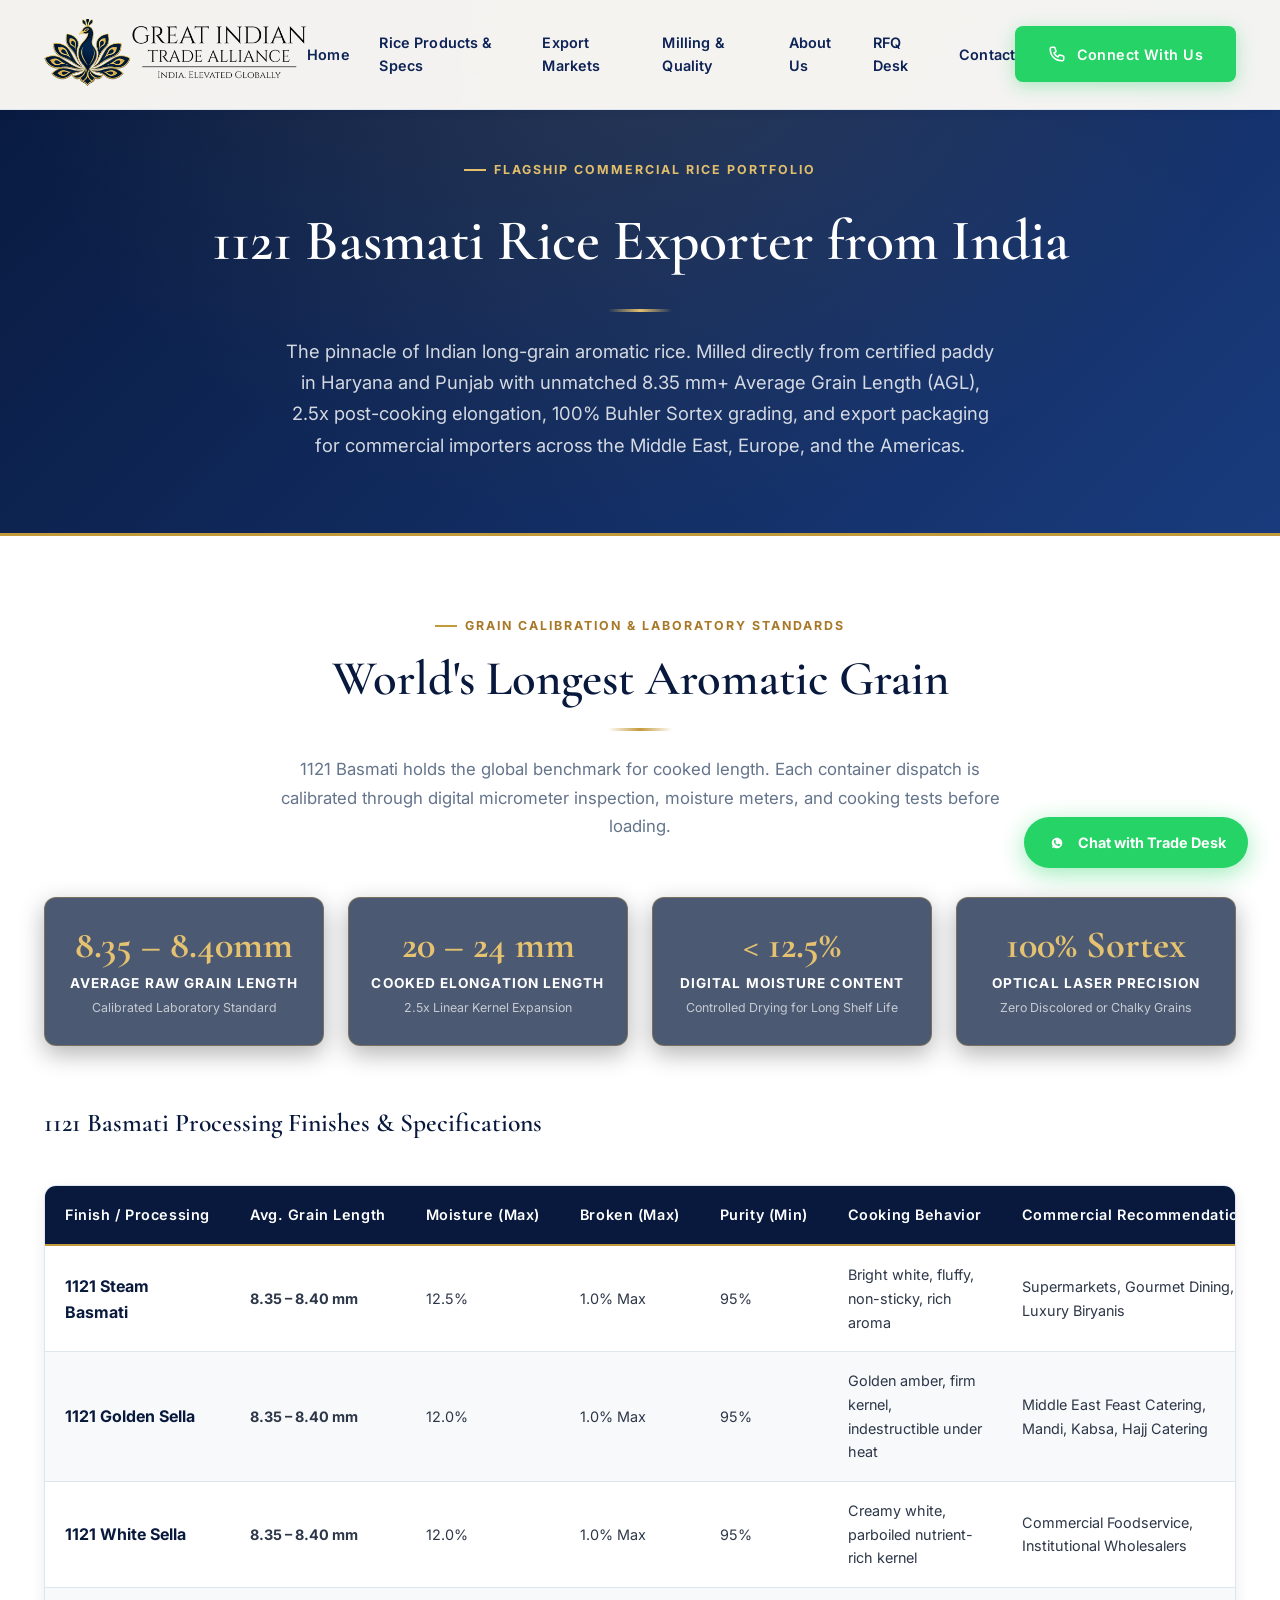
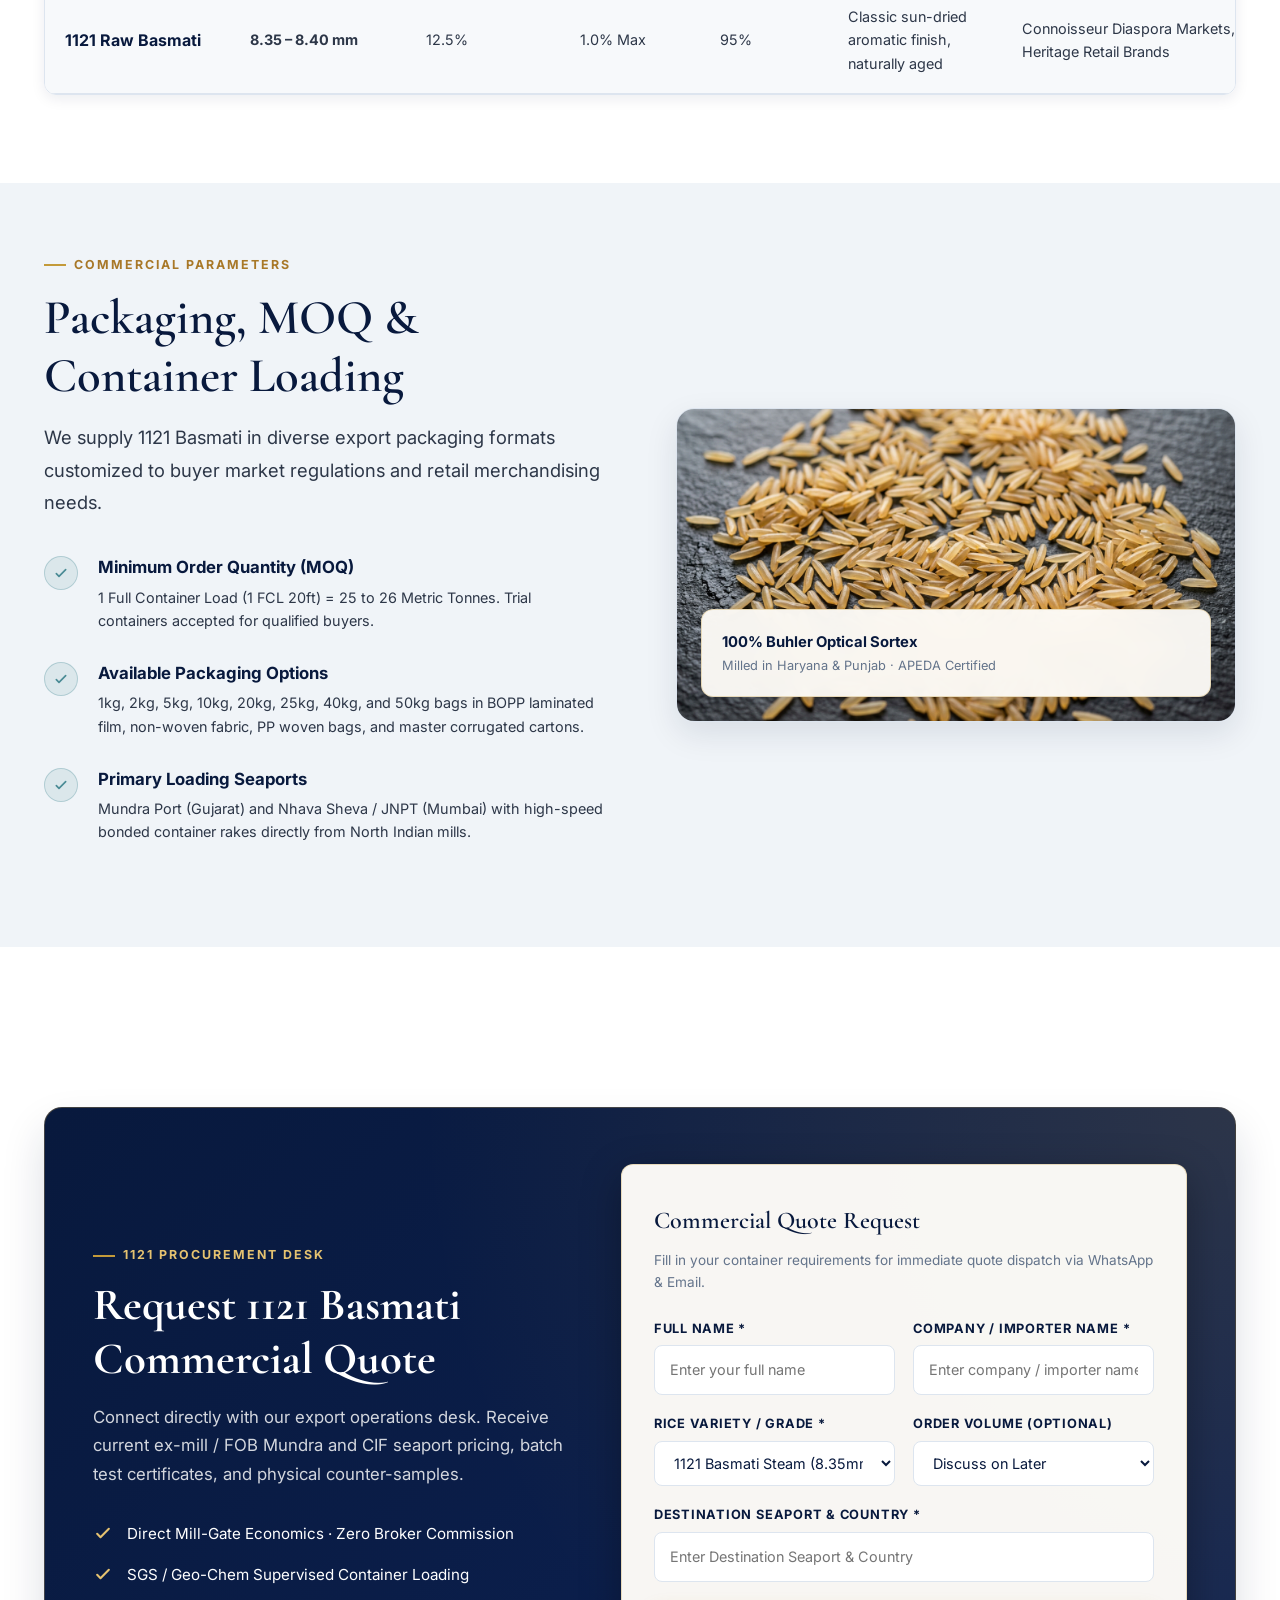
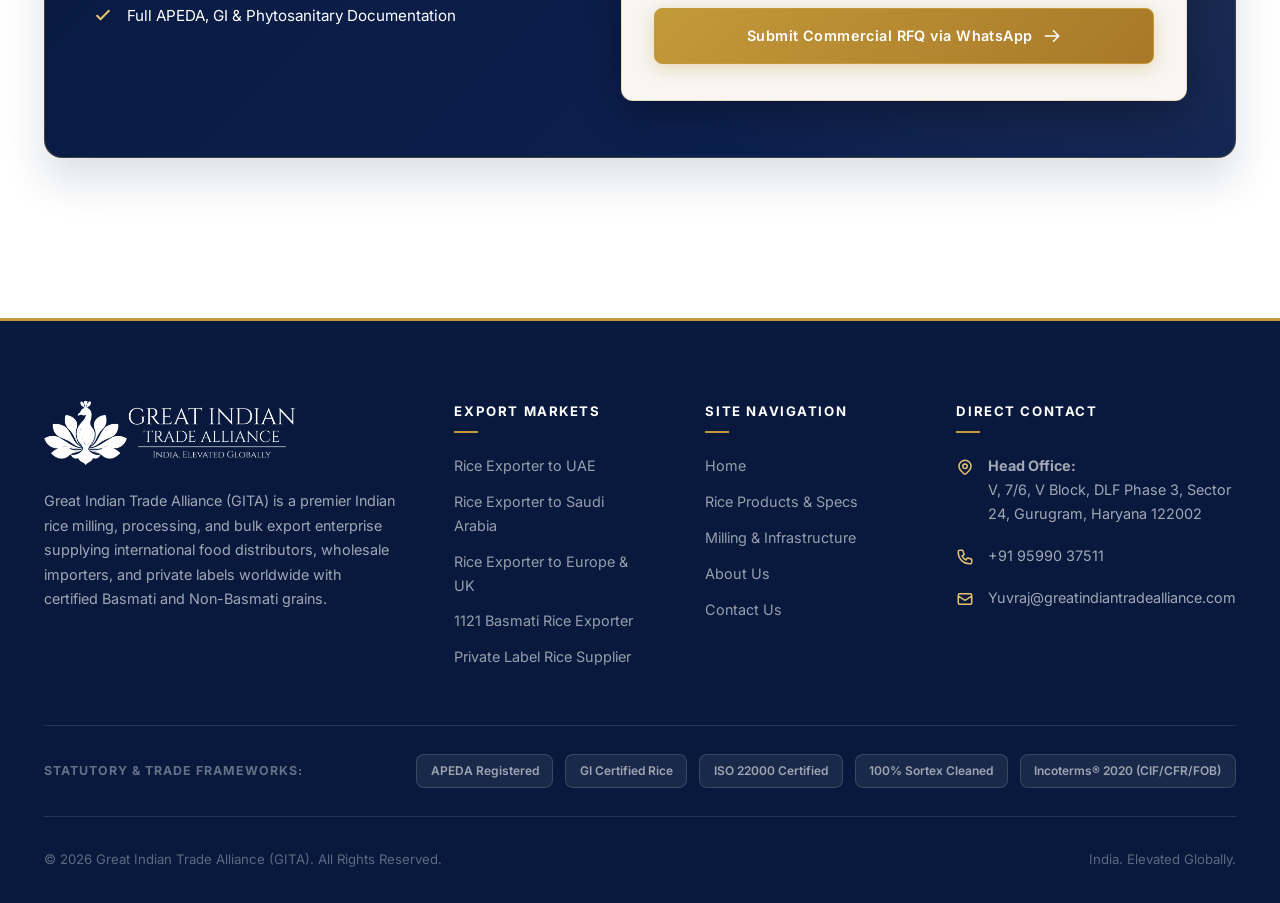
<file: 1121-basmati-rice-exporter.html>
<!DOCTYPE html>
<html lang="en">
<head>
  <meta charset="UTF-8">
  <meta name="viewport" content="width=device-width, initial-scale=1.0, viewport-fit=cover">
  <meta name="theme-color" content="#08193D">
  <meta name="apple-mobile-web-app-capable" content="yes">
  <meta name="apple-mobile-web-app-status-bar-style" content="black-translucent">
  
  <title>1121 Basmati Rice Exporter India | Steam, Golden Sella &amp; White Sella | GITA</title>
  <meta name="description" content="Direct Indian mill exporter of premium 1121 Basmati Rice (8.35mm+ AGL). Steam, Golden Sella, and White Sella varieties. 100% Buhler Sortex cleaned, 2.5x cooking elongation, APEDA certified for UAE, Saudi Arabia, Europe, and global buyers. Request FOB/CIF quote.">
  <meta name="keywords" content="1121 basmati rice exporter, 1121 basmati rice supplier India, 1121 steam basmati rice, 1121 golden sella basmati rice, 1121 sella basmati rice, 1121 basmati rice 8.35 mm, 1121 basmati rice 100% sortex, bulk 1121 basmati rice India, 1121 basmati rice price per ton">
  
  <!-- Canonical & Open Graph -->
  <link rel="canonical" href="https://greatindiantradealliance.com/1121-basmati-rice-exporter.html">
  <meta property="og:type" content="article">
  <meta property="og:title" content="1121 Basmati Rice Exporter India | Steam, Golden &amp; White Sella">
  <meta property="og:description" content="Direct mill containerized shipments of 1121 Basmati Rice. 8.35mm+ AGL, 100% Sortex, laboratory verified for global food importers.">
  <meta property="og:url" content="https://greatindiantradealliance.com/1121-basmati-rice-exporter.html">
  <meta property="og:image" content="images/cat-basmati-rice.jpg">
  
  <!-- Favicon -->
  <link rel="icon" type="image/jpeg" href="images/logo-emblem.jpg">
  
  <!-- Google Fonts: Cormorant Garamond & Inter -->
  <link rel="preconnect" href="https://fonts.googleapis.com">
  <link rel="preconnect" href="https://fonts.gstatic.com" crossorigin>
  <link href="https://fonts.googleapis.com/css2?family=Cormorant+Garamond:ital,wght@0,500;0,600;0,700;1,600&family=Inter:wght@400;500;600;700;800&display=swap" rel="stylesheet">
  
  <!-- Core Stylesheet -->
  <link rel="stylesheet" href="css/style.css">

  <!-- Schema.org Structured Data -->
  <script type="application/ld+json">
  {
    "@context": "https://schema.org",
    "@type": "Product",
    "name": "1121 Indian Basmati Rice (Steam, Golden Sella, White Sella)",
    "description": "Premium 1121 Indian Basmati Rice milled in Haryana & Punjab. Average Grain Length 8.35mm+, 100% Sortex cleaned, moisture <12.5%, broken <1%.",
    "brand": {
      "@type": "Brand",
      "name": "Great Indian Trade Alliance"
    },
    "offers": {
      "@type": "AggregateOffer",
      "priceCurrency": "USD",
      "price": "Call for FOB Mundra / CIF quote",
      "availability": "https://schema.org/InStock"
    }
  }
  </script>
</head>
<body>

  <!-- Header & Navigation -->
  <header class="site-header">
    <div class="container nav-wrap">
      <a href="index.html" class="brand-logo" aria-label="Great Indian Trade Alliance Home">
        <img src="images/logo-cropped.png" alt="Great Indian Trade Alliance - India. Elevated Globally.">
      </a>
      
      <nav class="nav-menu" aria-label="Main Navigation">
        <a href="index.html" class="nav-link">Home</a>
        <a href="products.html" class="nav-link active">Rice Products &amp; Specs</a>
        <a href="rice-exporter-uae.html" class="nav-link">Export Markets</a>
        <a href="services.html" class="nav-link">Milling &amp; Quality</a>
        <a href="about.html" class="nav-link">About Us</a>
        <a href="#rfq" class="nav-link">RFQ Desk</a>
        <a href="contact.html" class="nav-link">Contact</a>
      </nav>

      <div class="nav-actions">
        <a href="tel:+919599037511" class="btn btn-whatsapp" title="Connect With GITA Trade Desk">
          <svg viewBox="0 0 24 24" fill="none" stroke="currentColor" stroke-width="2">
            <path stroke-linecap="round" stroke-linejoin="round" d="M3 5a2 2 0 012-2h3.28a1 1 0 01.948.684l1.498 4.493a1 1 0 01-.502 1.21l-2.257 1.13a11.042 11.042 0 005.516 5.516l1.13-2.257a1 1 0 011.21-.502l4.493 1.498a1 1 0 01.684.949V19a2 2 0 01-2 2h-1C9.716 21 3 14.284 3 6V5z" />
          </svg>
          <span>Connect With Us</span>
        </a>
        <button class="mobile-toggle" aria-label="Open navigation menu">
          <svg viewBox="0 0 24 24" fill="none" stroke="currentColor" stroke-width="2">
            <path stroke-linecap="round" stroke-linejoin="round" d="M4 6h16M4 12h16M4 18h16" />
          </svg>
        </button>
      </div>
    </div>
  </header>

  <!-- Mobile Drawer -->
  <div class="mobile-drawer-overlay"></div>
  <aside class="mobile-drawer">
    <div>
      <div class="drawer-header">
        <a href="index.html" class="brand-logo">
          <img src="images/logo-cropped.png" alt="GITA Logo" style="height: 56px;">
        </a>
        <button class="drawer-close" aria-label="Close navigation menu">
          <svg viewBox="0 0 24 24" fill="none" stroke="currentColor" stroke-width="2">
            <path stroke-linecap="round" stroke-linejoin="round" d="M6 18L18 6M6 6l12 12" />
          </svg>
        </button>
      </div>
      <nav class="drawer-links">
        <a href="index.html" class="drawer-link">Home</a>
        <a href="products.html" class="drawer-link active">Rice Products &amp; Specs</a>
        <a href="1121-basmati-rice-exporter.html" class="drawer-link active">1121 Basmati Rice</a>
        <a href="private-label-rice-supplier.html" class="drawer-link">Private Label Packaging</a>
        <a href="rice-exporter-uae.html" class="drawer-link">Rice Exporter to UAE</a>
        <a href="rice-exporter-saudi-arabia.html" class="drawer-link">Rice Exporter to Saudi Arabia</a>
        <a href="rice-exporter-europe-uk.html" class="drawer-link">Rice Exporter to Europe &amp; UK</a>
        <a href="services.html" class="drawer-link">Milling &amp; Quality</a>
        <a href="about.html" class="drawer-link">About Us</a>
        <a href="contact.html" class="drawer-link">Contact Desk</a>
      </nav>
    </div>
  </aside>

  <!-- Page Banner -->
  <header class="page-header-banner">
    <div class="container">
      <span class="eyebrow">Flagship Commercial Rice Portfolio</span>
      <h1>1121 Basmati Rice Exporter from India</h1>
      <div class="gold-divider"></div>
      <p>
        The pinnacle of Indian long-grain aromatic rice. Milled directly from certified paddy in Haryana and Punjab with unmatched 8.35 mm+ Average Grain Length (AGL), 2.5x post-cooking elongation, 100% Buhler Sortex grading, and export packaging for commercial importers across the Middle East, Europe, and the Americas.
      </p>
    </div>
  </header>

  <!-- Key Product Highlights -->
  <section class="section-white" style="padding: 4.5rem 0 2rem;">
    <div class="container">
      <div class="section-header">
        <span class="eyebrow">Grain Calibration &amp; Laboratory Standards</span>
        <h2 class="heading-section">World's Longest Aromatic Grain</h2>
        <div class="gold-divider"></div>
        <p>
          1121 Basmati holds the global benchmark for cooked length. Each container dispatch is calibrated through digital micrometer inspection, moisture meters, and cooking tests before loading.
        </p>
      </div>

      <div class="hero-stats-grid" style="margin-bottom: 3.5rem;">
        <div class="hero-stat-item">
          <div class="hero-stat-num">8.35 – 8.40mm</div>
          <div class="hero-stat-label">Average Raw Grain Length</div>
          <div class="hero-stat-sub">Calibrated Laboratory Standard</div>
        </div>
        <div class="hero-stat-item">
          <div class="hero-stat-num">20 – 24 mm</div>
          <div class="hero-stat-label">Cooked Elongation Length</div>
          <div class="hero-stat-sub">2.5x Linear Kernel Expansion</div>
        </div>
        <div class="hero-stat-item">
          <div class="hero-stat-num">&lt; 12.5%</div>
          <div class="hero-stat-label">Digital Moisture Content</div>
          <div class="hero-stat-sub">Controlled Drying for Long Shelf Life</div>
        </div>
        <div class="hero-stat-item">
          <div class="hero-stat-num">100% Sortex</div>
          <div class="hero-stat-label">Optical Laser Precision</div>
          <div class="hero-stat-sub">Zero Discolored or Chalky Grains</div>
        </div>
      </div>

      <!-- Technical Specifications Table for all 1121 varieties -->
      <h3 style="font-family: var(--font-serif); font-size: 1.6rem; color: var(--navy-900); margin-bottom: 1.5rem; font-weight: 600;">
        1121 Basmati Processing Finishes &amp; Specifications
      </h3>

      <div class="specs-table-wrap">
        <table class="specs-table">
          <thead>
            <tr>
              <th>Finish / Processing</th>
              <th>Avg. Grain Length</th>
              <th>Moisture (Max)</th>
              <th>Broken (Max)</th>
              <th>Purity (Min)</th>
              <th>Cooking Behavior</th>
              <th>Commercial Recommendation</th>
              <th>RFQ</th>
            </tr>
          </thead>
          <tbody>
            <tr>
              <td><span class="spec-variety-name">1121 Steam Basmati</span></td>
              <td><strong>8.35 – 8.40 mm</strong></td>
              <td>12.5%</td>
              <td>1.0% Max</td>
              <td>95%</td>
              <td>Bright white, fluffy, non-sticky, rich aroma</td>
              <td>Supermarkets, Gourmet Dining, Luxury Biryanis</td>
              <td><a href="#rfq" class="cat-link">Request Quote &rarr;</a></td>
            </tr>
            <tr>
              <td><span class="spec-variety-name">1121 Golden Sella</span></td>
              <td><strong>8.35 – 8.40 mm</strong></td>
              <td>12.0%</td>
              <td>1.0% Max</td>
              <td>95%</td>
              <td>Golden amber, firm kernel, indestructible under heat</td>
              <td>Middle East Feast Catering, Mandi, Kabsa, Hajj Catering</td>
              <td><a href="#rfq" class="cat-link">Request Quote &rarr;</a></td>
            </tr>
            <tr>
              <td><span class="spec-variety-name">1121 White Sella</span></td>
              <td><strong>8.35 – 8.40 mm</strong></td>
              <td>12.0%</td>
              <td>1.0% Max</td>
              <td>95%</td>
              <td>Creamy white, parboiled nutrient-rich kernel</td>
              <td>Commercial Foodservice, Institutional Wholesalers</td>
              <td><a href="#rfq" class="cat-link">Request Quote &rarr;</a></td>
            </tr>
            <tr>
              <td><span class="spec-variety-name">1121 Raw Basmati</span></td>
              <td><strong>8.35 – 8.40 mm</strong></td>
              <td>12.5%</td>
              <td>1.0% Max</td>
              <td>95%</td>
              <td>Classic sun-dried aromatic finish, naturally aged</td>
              <td>Connoisseur Diaspora Markets, Heritage Retail Brands</td>
              <td><a href="#rfq" class="cat-link">Request Quote &rarr;</a></td>
            </tr>
          </tbody>
        </table>
      </div>
    </div>
  </section>

  <!-- Commercial Export Details -->
  <section class="section-alt" style="padding: 4rem 0;">
    <div class="container">
      <div class="logistics-split">
        <div>
          <span class="eyebrow">Commercial Parameters</span>
          <h2 class="heading-section">Packaging, MOQ &amp; Container Loading</h2>
          <p class="text-lead">
            We supply 1121 Basmati in diverse export packaging formats customized to buyer market regulations and retail merchandising needs.
          </p>
          <div class="logistics-features">
            <div class="logistics-feature-item">
              <div class="feature-check">
                <svg viewBox="0 0 24 24" fill="none" stroke="currentColor" stroke-width="2.5"><path stroke-linecap="round" stroke-linejoin="round" d="M5 13l4 4L19 7" /></svg>
              </div>
              <div class="feature-body">
                <h4>Minimum Order Quantity (MOQ)</h4>
                <p>1 Full Container Load (1 FCL 20ft) = 25 to 26 Metric Tonnes. Trial containers accepted for qualified buyers.</p>
              </div>
            </div>
            <div class="logistics-feature-item">
              <div class="feature-check">
                <svg viewBox="0 0 24 24" fill="none" stroke="currentColor" stroke-width="2.5"><path stroke-linecap="round" stroke-linejoin="round" d="M5 13l4 4L19 7" /></svg>
              </div>
              <div class="feature-body">
                <h4>Available Packaging Options</h4>
                <p>1kg, 2kg, 5kg, 10kg, 20kg, 25kg, 40kg, and 50kg bags in BOPP laminated film, non-woven fabric, PP woven bags, and master corrugated cartons.</p>
              </div>
            </div>
            <div class="logistics-feature-item">
              <div class="feature-check">
                <svg viewBox="0 0 24 24" fill="none" stroke="currentColor" stroke-width="2.5"><path stroke-linecap="round" stroke-linejoin="round" d="M5 13l4 4L19 7" /></svg>
              </div>
              <div class="feature-body">
                <h4>Primary Loading Seaports</h4>
                <p>Mundra Port (Gujarat) and Nhava Sheva / JNPT (Mumbai) with high-speed bonded container rakes directly from North Indian mills.</p>
              </div>
            </div>
          </div>
        </div>
        <div class="logistics-visual">
          <img src="images/rice-1121-golden-sella.jpg" alt="1121 Basmati Rice grains close up">
          <div class="visual-badge">
            <div class="visual-badge-text">
              <h5>100% Buhler Optical Sortex</h5>
              <p>Milled in Haryana &amp; Punjab · APEDA Certified</p>
            </div>
          </div>
        </div>
      </div>
    </div>
  </section>

  <!-- RFQ Desk -->
  <section class="section-white" id="rfq">
    <div class="container">
      <div class="rfq-section-wrap">
        <div class="rfq-grid">
          <div class="rfq-info">
            <span class="eyebrow" style="color: var(--gold-400);">1121 Procurement Desk</span>
            <h2>Request 1121 Basmati Commercial Quote</h2>
            <p>
              Connect directly with our export operations desk. Receive current ex-mill / FOB Mundra and CIF seaport pricing, batch test certificates, and physical counter-samples.
            </p>
            <div class="rfq-highlights">
              <div class="rfq-highlight-item">
                <svg viewBox="0 0 24 24" fill="none" stroke="currentColor" stroke-width="2.5"><path stroke-linecap="round" stroke-linejoin="round" d="M5 13l4 4L19 7" /></svg>
                <span>Direct Mill-Gate Economics · Zero Broker Commission</span>
              </div>
              <div class="rfq-highlight-item">
                <svg viewBox="0 0 24 24" fill="none" stroke="currentColor" stroke-width="2.5"><path stroke-linecap="round" stroke-linejoin="round" d="M5 13l4 4L19 7" /></svg>
                <span>SGS / Geo-Chem Supervised Container Loading</span>
              </div>
              <div class="rfq-highlight-item">
                <svg viewBox="0 0 24 24" fill="none" stroke="currentColor" stroke-width="2.5"><path stroke-linecap="round" stroke-linejoin="round" d="M5 13l4 4L19 7" /></svg>
                <span>Full APEDA, GI &amp; Phytosanitary Documentation</span>
              </div>
            </div>
          </div>

          <div class="rfq-form-box">
            <h3 style="font-family: var(--font-serif); font-size: 1.5rem; color: var(--navy-900); margin-bottom: 0.5rem; font-weight: 600;">
              Commercial Quote Request
            </h3>
            <p style="font-size: 0.85rem; color: var(--text-muted); margin-bottom: 1.5rem;">
              Fill in your container requirements for immediate quote dispatch via WhatsApp &amp; Email.
            </p>

            <form id="rfqForm">
              <div class="rfq-form-grid">
                <div>
                  <label class="form-label">Full Name *</label>
                  <input type="text" name="buyer_name" class="form-input" placeholder="Enter your full name" required>
                </div>

                <div>
                  <label class="form-label">Company / Importer Name *</label>
                  <input type="text" name="company_name" class="form-input" placeholder="Enter company / importer name" required>
                </div>

                <div>
                  <label class="form-label">Rice Variety / Grade *</label>
                  <select name="product_grade" class="form-select" required>
                    <option value="1121 Steam Basmati">1121 Basmati Steam (8.35mm+)</option>
                    <option value="1121 Golden Sella Basmati">1121 Golden Sella Basmati</option>
                    <option value="1121 White Sella Basmati">1121 White Sella Basmati</option>
                    <option value="1121 Raw Basmati">1121 Raw Naturally Aged Basmati</option>
                    <option value="1509 Steam Basmati">1509 Basmati Steam</option>
                    <option value="Other Commodity">Other Inquiries</option>
                  </select>
                </div>

                <div>
                  <label class="form-label">Order Volume (Optional)</label>
                  <select name="volume" class="form-select">
                    <option value="Discuss on Later" selected>Discuss on Later</option>
                    <option value="Trial Container (1 FCL / 25-27 MT)">Trial: 1 FCL 20ft (25-27 MT)</option>
                    <option value="2 to 5 Containers (50-125 MT)">2 – 5 FCLs (50 – 125 MT)</option>
                    <option value="6 to 10 Containers (150-250 MT)">6 – 10 FCLs (150 – 250 MT)</option>
                    <option value="10+ Containers / Annual Contract">10+ FCLs / Annual Contract</option>
                  </select>
                </div>

                <div class="form-group-full">
                  <label class="form-label">Destination Seaport &amp; Country *</label>
                  <input type="text" name="destination_port" class="form-input" placeholder="Enter Destination Seaport &amp; Country" required>
                </div>

                <div class="form-group-full" style="margin-top: 0.5rem;">
                  <button type="submit" class="btn btn-primary" style="width: 100%; justify-content: center; padding: 0.95rem;">
                    <span>Submit Commercial RFQ via WhatsApp</span>
                    <svg viewBox="0 0 24 24" fill="none" stroke="currentColor" stroke-width="2.2">
                      <path stroke-linecap="round" stroke-linejoin="round" d="M14 5l7 7m0 0l-7 7m7-7H3" />
                    </svg>
                  </button>
                </div>
              </div>
            </form>
          </div>
        </div>
      </div>
    </div>
  </section>

  <!-- Footer -->
  <footer class="site-footer">
    <div class="container">
      <div class="footer-top">
        <div class="footer-brand">
          <img src="images/logo-cropped.png" alt="Great Indian Trade Alliance Logo">
          <p class="footer-about-text">
            Great Indian Trade Alliance (GITA) is a premier Indian rice milling, processing, and bulk export enterprise supplying international food distributors, wholesale importers, and private labels worldwide with certified Basmati and Non-Basmati grains.
          </p>
        </div>

        <div class="footer-col">
          <h5>Export Markets</h5>
          <ul class="footer-links-list">
            <li><a href="rice-exporter-uae.html">Rice Exporter to UAE</a></li>
            <li><a href="rice-exporter-saudi-arabia.html">Rice Exporter to Saudi Arabia</a></li>
            <li><a href="rice-exporter-europe-uk.html">Rice Exporter to Europe &amp; UK</a></li>
            <li><a href="1121-basmati-rice-exporter.html">1121 Basmati Rice Exporter</a></li>
            <li><a href="private-label-rice-supplier.html">Private Label Rice Supplier</a></li>
          </ul>
        </div>

        <div class="footer-col">
          <h5>Site Navigation</h5>
          <ul class="footer-links-list">
            <li><a href="index.html">Home</a></li>
            <li><a href="products.html">Rice Products &amp; Specs</a></li>
            <li><a href="services.html">Milling &amp; Infrastructure</a></li>
            <li><a href="about.html">About Us</a></li>
            <li><a href="contact.html">Contact Us</a></li>
          </ul>
        </div>

        <div class="footer-col">
          <h5>Direct Contact</h5>
          <div class="footer-contact-list">
            <div class="footer-contact-item">
              <svg viewBox="0 0 24 24" fill="none" stroke="currentColor" stroke-width="2"><path stroke-linecap="round" stroke-linejoin="round" d="M17.657 16.657L13.414 20.9a1.998 1.998 0 01-2.827 0l-4.244-4.243a8 8 0 1111.314 0z" /><path stroke-linecap="round" stroke-linejoin="round" d="M15 11a3 3 0 11-6 0 3 3 0 016 0z" /></svg>
              <span><strong>Head Office:</strong><br>V, 7/6, V Block, DLF Phase 3, Sector 24, Gurugram, Haryana 122002</span>
            </div>
            <div class="footer-contact-item">
              <svg viewBox="0 0 24 24" fill="none" stroke="currentColor" stroke-width="2"><path stroke-linecap="round" stroke-linejoin="round" d="M3 5a2 2 0 012-2h3.28a1 1 0 01.948.684l1.498 4.493a1 1 0 01-.502 1.21l-2.257 1.13a11.042 11.042 0 005.516 5.516l1.13-2.257a1 1 0 011.21-.502l4.493 1.498a1 1 0 01.684.949V19a2 2 0 01-2 2h-1C9.716 21 3 14.284 3 6V5z" /></svg>
              <a href="tel:+919599037511">+91 95990 37511</a>
            </div>
            <div class="footer-contact-item">
              <svg viewBox="0 0 24 24" fill="none" stroke="currentColor" stroke-width="2"><path stroke-linecap="round" stroke-linejoin="round" d="M3 8l7.89 5.26a2 2 0 002.22 0L21 8M5 19h14a2 2 0 002-2V7a2 2 0 00-2-2H5a2 2 0 00-2 2v10a2 2 0 002 2z" /></svg>
              <a href="mailto:Yuvraj@greatindiantradealliance.com">Yuvraj@greatindiantradealliance.com</a>
            </div>
          </div>
        </div>
      </div>

      <div class="footer-compliance">
        <span class="compliance-label">Statutory &amp; Trade Frameworks:</span>
        <div class="compliance-tags">
          <span class="compliance-tag">APEDA Registered</span>
          <span class="compliance-tag">GI Certified Rice</span>
          <span class="compliance-tag">ISO 22000 Certified</span>
          <span class="compliance-tag">100% Sortex Cleaned</span>
          <span class="compliance-tag">Incoterms® 2020 (CIF/CFR/FOB)</span>
        </div>
      </div>

      <div class="footer-bottom">
        <p>&copy; 2026 Great Indian Trade Alliance (GITA). All Rights Reserved.</p>
        <p>India. Elevated Globally.</p>
      </div>
    </div>
  </footer>

  <!-- Floating WhatsApp CTA -->
  <a href="https://wa.me/919599037511?text=Hello%20GITA%20Trade%20Desk%2C%20I%20would%20like%20to%20inquire%20about%201121%20Basmati%20rice." class="whatsapp-float-btn" aria-label="Chat directly on WhatsApp" target="_blank" rel="noopener noreferrer">
    <svg viewBox="0 0 24 24"><path d="M12.031 6.172c-3.181 0-5.767 2.586-5.768 5.766-.001 1.298.38 2.27 1.019 3.287l-.582 2.128 2.182-.573c.978.58 1.911.928 3.145.929 3.178 0 5.767-2.587 5.768-5.766.001-3.187-2.575-5.77-5.764-5.771zm3.392 8.244c-.144.405-.837.774-1.17.824-.299.045-.677.063-1.092-.069-.252-.08-.575-.187-.988-.365-1.739-.751-2.874-2.502-2.961-2.617-.087-.116-.708-.94-.708-1.793s.448-1.273.607-1.446c.159-.173.346-.217.462-.217l.332.007c.106.005.249-.04.39.298.144.347.491 1.2.534 1.287.043.087.072.188.014.304-.058.116-.087.188-.173.289l-.26.304c-.087.086-.177.18-.076.354.101.174.449.741.964 1.2.662.589 1.221.771 1.394.858.173.086.274.072.375-.043s.433-.505.549-.679c.116-.173.231-.145.39-.087s1.011.477 1.184.564.289.13.332.203c.043.071.043.417-.101.822z"/></svg>
    <span>Chat with Trade Desk</span>
  </a>

  <!-- Shared Scripts -->
  <script src="js/components.js"></script>
</body>
</html>
</file>
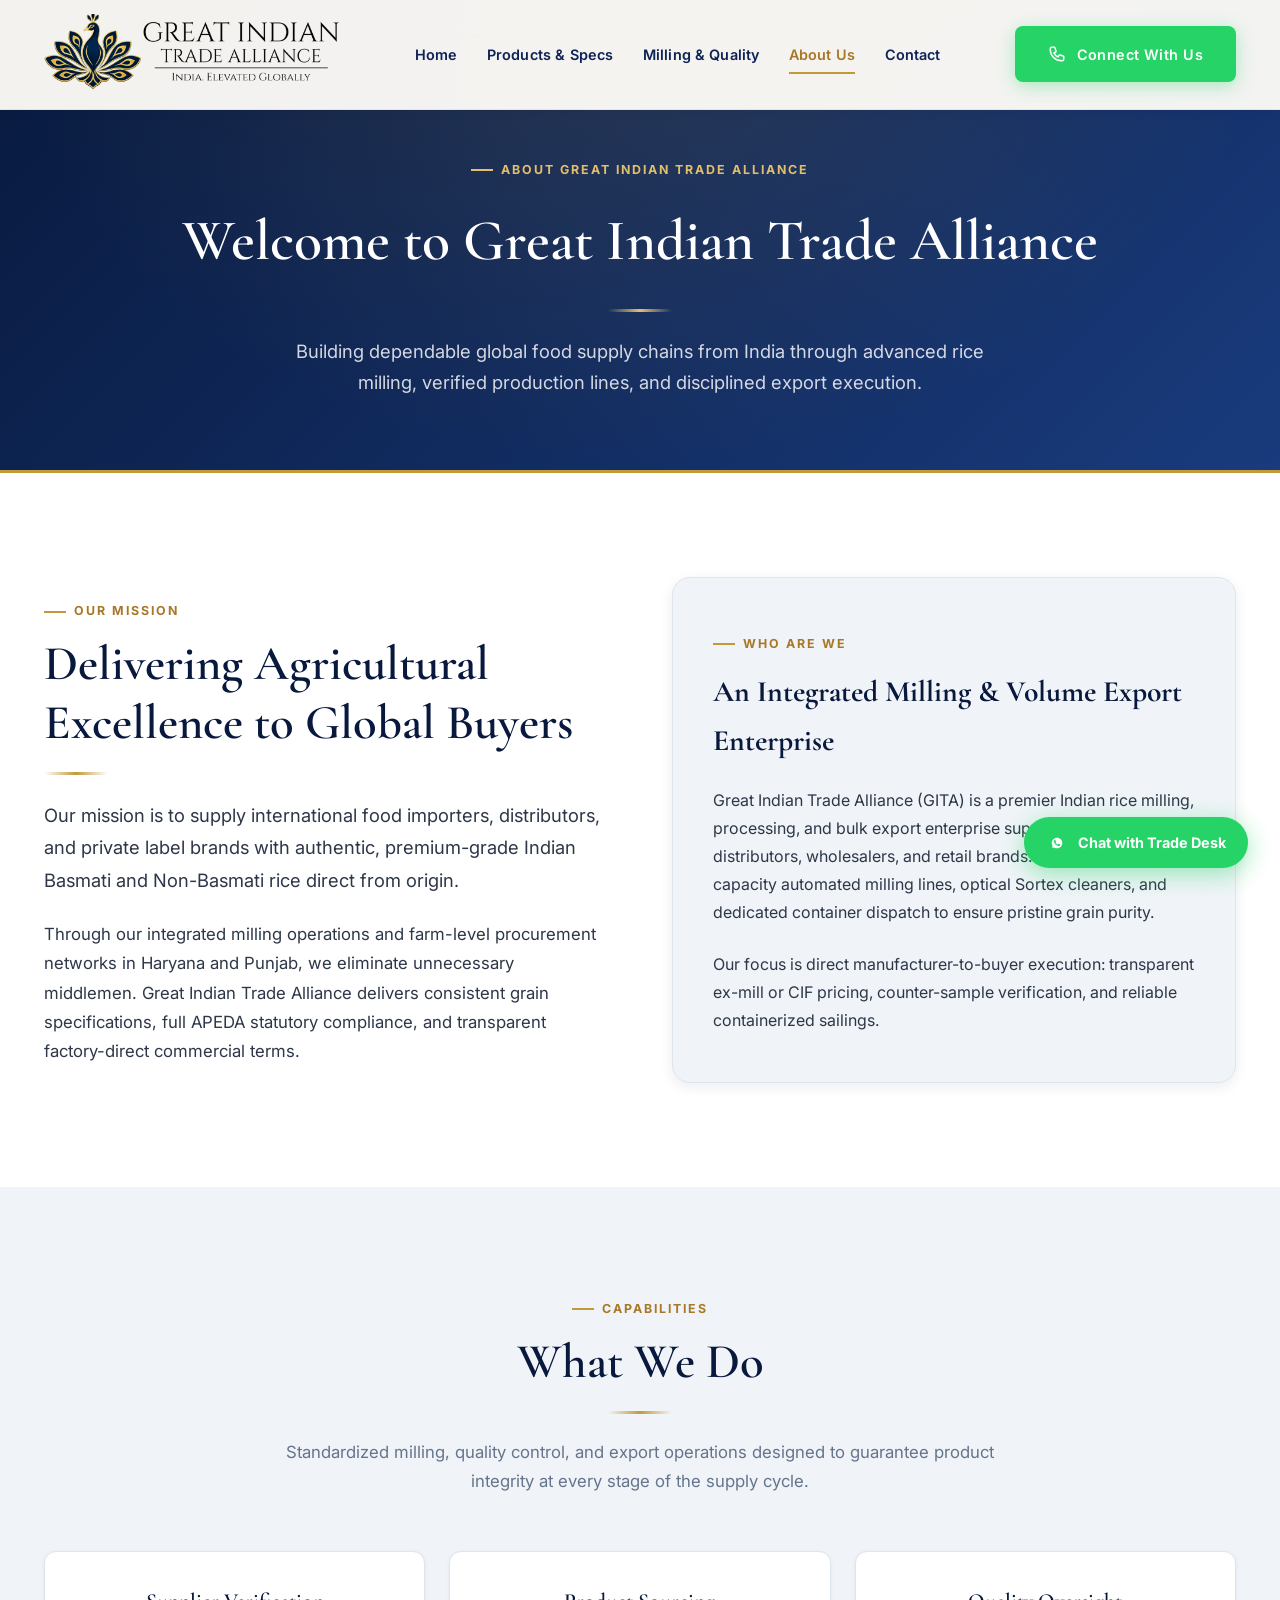
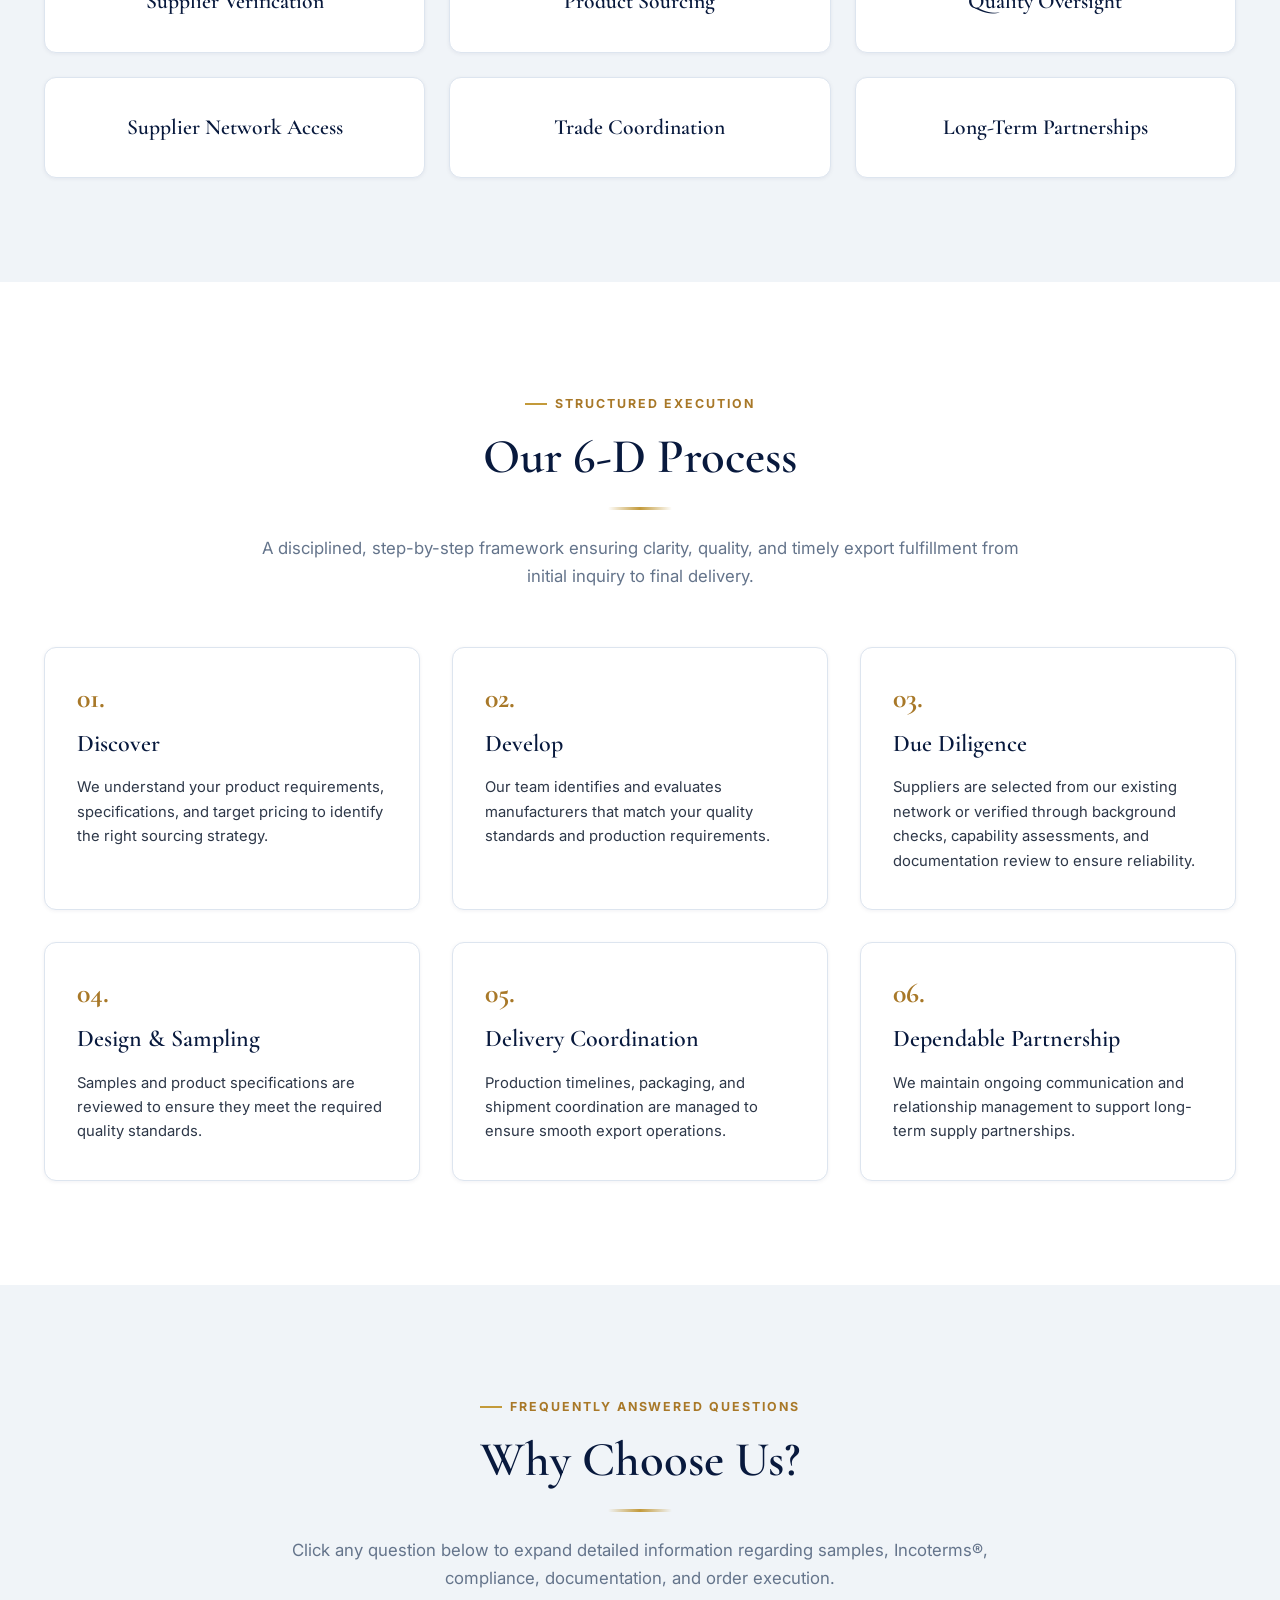
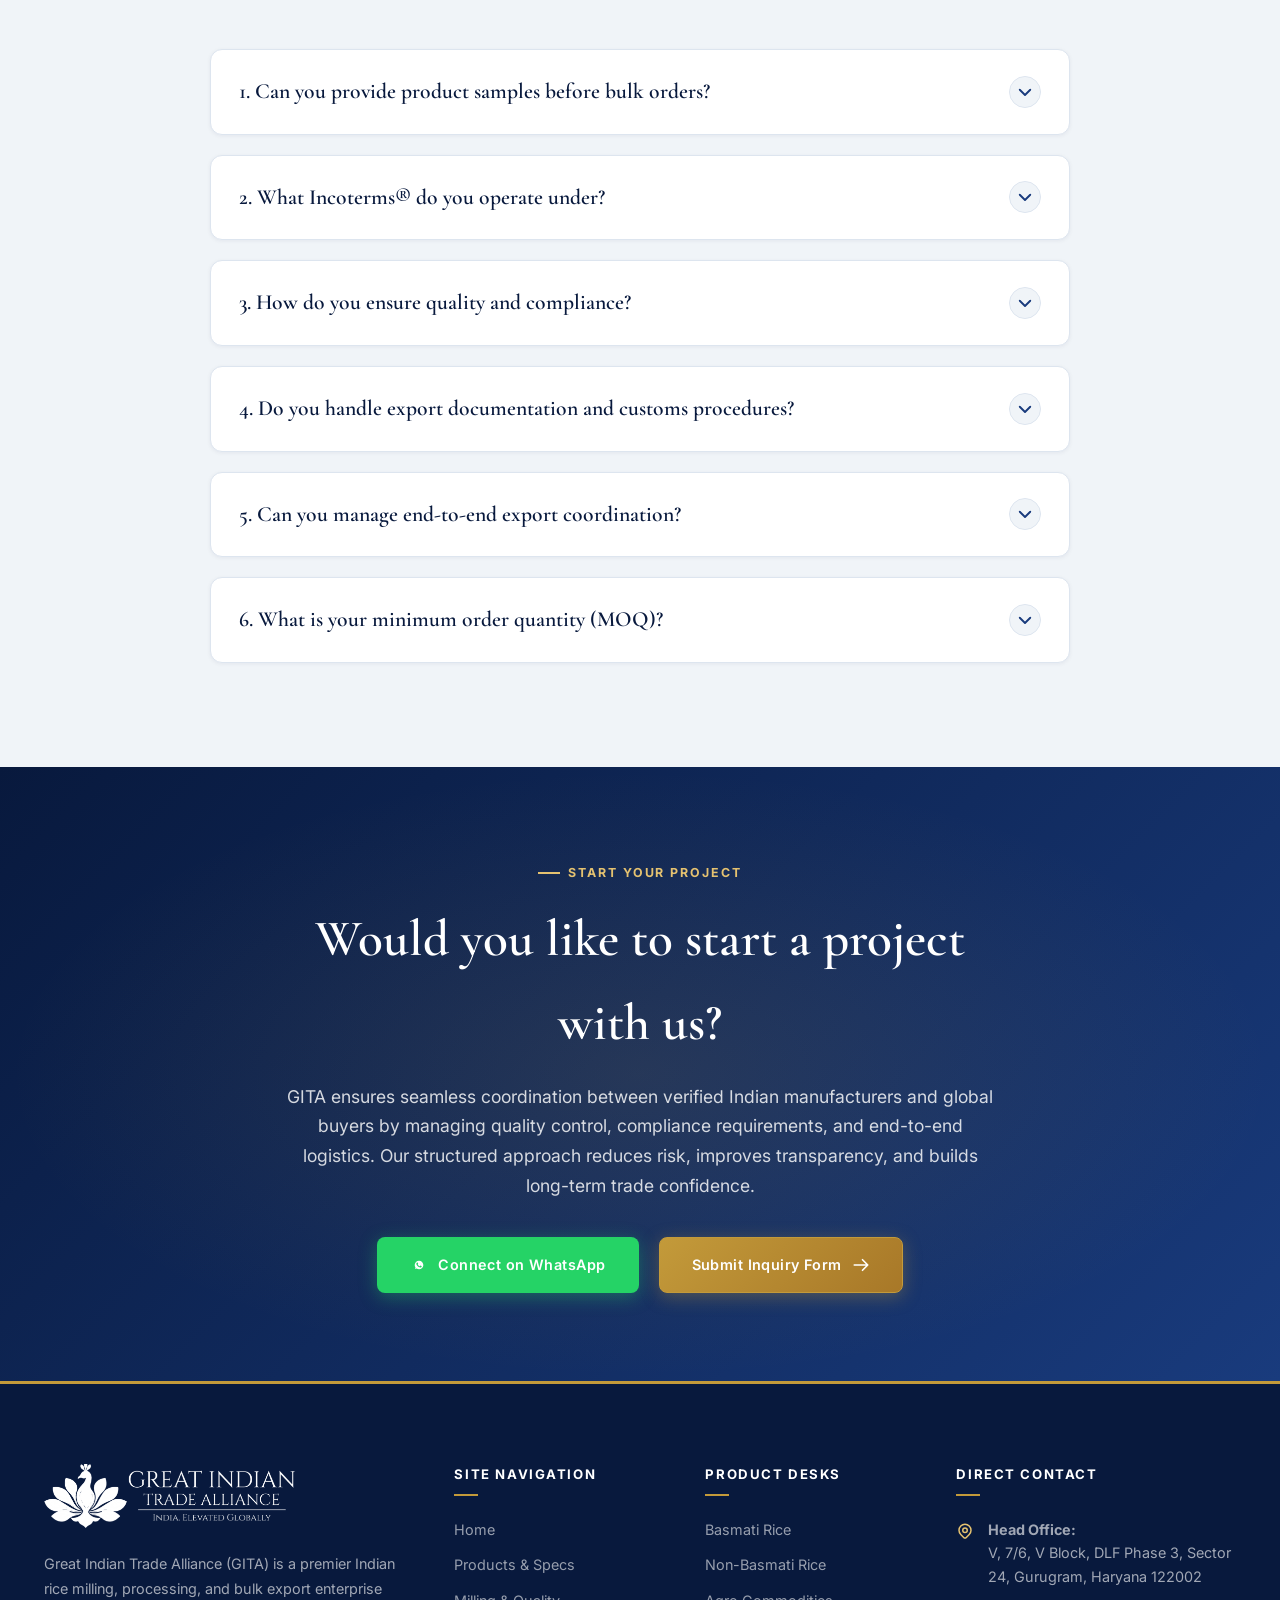
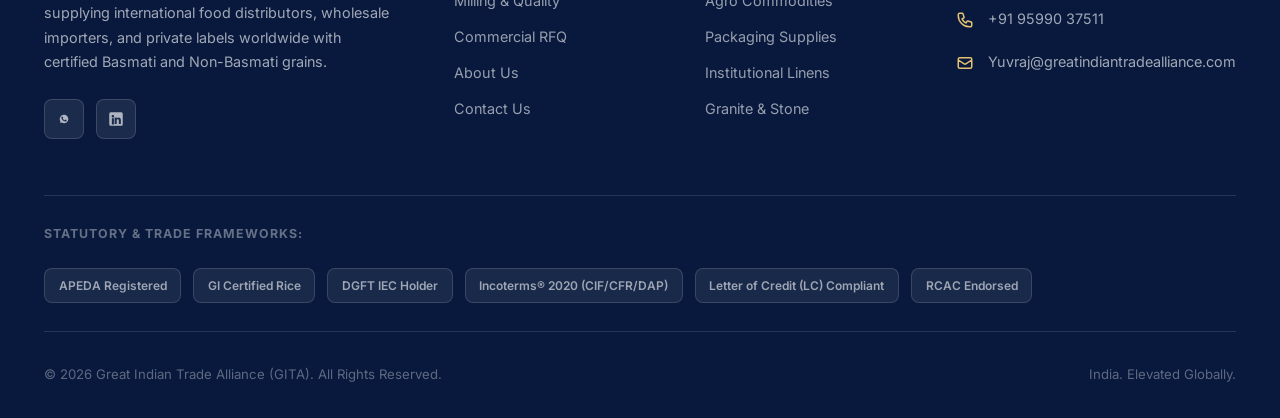
<file: about.html>
<!DOCTYPE html>
<html lang="en">
<head>
  <meta charset="UTF-8">
  <meta name="viewport" content="width=device-width, initial-scale=1.0, viewport-fit=cover">
  <meta name="theme-color" content="#08193D">
  <meta name="apple-mobile-web-app-capable" content="yes">
  <meta name="apple-mobile-web-app-status-bar-style" content="black-translucent">
  
  <title>About Us | Great Indian Trade Alliance (GITA) — Rice Millers &amp; Bulk Exporters</title>
  <meta name="description" content="Learn about Great Indian Trade Alliance (GITA) — leading Indian rice millers and bulk exporters supplying premium Basmati and Non-Basmati grains worldwide. Discover our milling footprint, 6-D trade execution, and executive leadership.">
  <meta name="keywords" content="About GITA, Great Indian Trade Alliance, Indian rice millers, rice exporters India, 6-D trade process, APEDA certified rice suppliers, bulk rice export India">
  
  <link rel="canonical" href="https://greatindiantradealliance.com/about.html">
  <meta property="og:type" content="website">
  <meta property="og:title" content="About Us | Great Indian Trade Alliance">
  <meta property="og:description" content="Direct rice millers, processors, and bulk exporters supplying certified Basmati and Non-Basmati grains to global markets.">
  <meta property="og:url" content="https://greatindiantradealliance.com/about.html">
  <meta property="og:image" content="images/hero-command-deck.jpg">
  
  <!-- Favicon -->
  <link rel="icon" type="image/jpeg" href="images/logo-emblem.jpg">
  
  <!-- Google Fonts: Cormorant Garamond & Inter -->
  <link rel="preconnect" href="https://fonts.googleapis.com">
  <link rel="preconnect" href="https://fonts.gstatic.com" crossorigin>
  <link href="https://fonts.googleapis.com/css2?family=Cormorant+Garamond:ital,wght@0,500;0,600;0,700;1,600&family=Inter:wght@400;500;600;700;800&display=swap" rel="stylesheet">
  
  <!-- Core Stylesheet -->
  <link rel="stylesheet" href="css/style.css">
</head>
<body>

  <!-- ==========================================================================
       HEADER & NAVIGATION
       ========================================================================== -->
  <header class="site-header">
    <div class="container nav-wrap">
      <a href="index.html" class="brand-logo" aria-label="Great Indian Trade Alliance Home">
        <img src="images/logo-cropped.png" alt="Great Indian Trade Alliance - India. Elevated Globally.">
      </a>
      
      <nav class="nav-menu" aria-label="Main Navigation">
        <a href="index.html" class="nav-link">Home</a>
        <a href="products.html" class="nav-link">Products &amp; Specs</a>
        <a href="services.html" class="nav-link">Milling &amp; Quality</a>
        <a href="about.html" class="nav-link active">About Us</a>
        <a href="contact.html" class="nav-link">Contact</a>
      </nav>

      <div class="nav-actions">
        <a href="tel:+919599037511" class="btn btn-whatsapp" title="Connect With GITA Trade Desk">
          <svg viewBox="0 0 24 24" fill="none" stroke="currentColor" stroke-width="2">
            <path stroke-linecap="round" stroke-linejoin="round" d="M3 5a2 2 0 012-2h3.28a1 1 0 01.948.684l1.498 4.493a1 1 0 01-.502 1.21l-2.257 1.13a11.042 11.042 0 005.516 5.516l1.13-2.257a1 1 0 011.21-.502l4.493 1.498a1 1 0 01.684.949V19a2 2 0 01-2 2h-1C9.716 21 3 14.284 3 6V5z" />
          </svg>
          <span>Connect With Us</span>
        </a>
        <button class="mobile-toggle" aria-label="Open navigation menu">
          <svg viewBox="0 0 24 24" fill="none" stroke="currentColor" stroke-width="2">
            <path stroke-linecap="round" stroke-linejoin="round" d="M4 6h16M4 12h16M4 18h16" />
          </svg>
        </button>
      </div>
    </div>
  </header>

  <!-- Mobile Drawer -->
  <div class="mobile-drawer-overlay"></div>
  <aside class="mobile-drawer">
    <div>
      <div class="drawer-header">
        <a href="index.html" class="brand-logo">
          <img src="images/logo-cropped.png" alt="GITA Logo" style="height: 56px;">
        </a>
        <button class="drawer-close" aria-label="Close navigation menu">
          <svg viewBox="0 0 24 24" fill="none" stroke="currentColor" stroke-width="2">
            <path stroke-linecap="round" stroke-linejoin="round" d="M6 18L18 6M6 6l12 12" />
          </svg>
        </button>
      </div>
      <nav class="drawer-links">
        <a href="index.html" class="drawer-link">Home</a>
        <a href="products.html" class="drawer-link">Products &amp; Specs</a>
        <a href="services.html" class="drawer-link">Milling &amp; Quality</a>
        <a href="about.html" class="drawer-link active">About Us</a>
        <a href="contact.html" class="drawer-link">Contact Desk</a>
      </nav>
    </div>
    <div class="drawer-footer">
      <a href="tel:+919599037511" class="btn btn-whatsapp" style="width: 100%; margin-bottom: 0.75rem;">
        <svg viewBox="0 0 24 24" fill="none" stroke="currentColor" stroke-width="2">
          <path stroke-linecap="round" stroke-linejoin="round" d="M3 5a2 2 0 012-2h3.28a1 1 0 01.948.684l1.498 4.493a1 1 0 01-.502 1.21l-2.257 1.13a11.042 11.042 0 005.516 5.516l1.13-2.257a1 1 0 011.21-.502l4.493 1.498a1 1 0 01.684.949V19a2 2 0 01-2 2h-1C9.716 21 3 14.284 3 6V5z" />
        </svg>
        <span>Connect With Us</span>
      </a>
      <a href="https://wa.me/919599037511?text=Hello%20GITA%20Trade%20Desk%2C%20I%20would%20like%20to%20inquire%20about%20importing%20rice%20from%20India." class="btn btn-outline" style="width: 100%;" target="_blank" rel="noopener noreferrer">
        <span>Chat on WhatsApp</span>
      </a>
    </div>
  </aside>

  <!-- ==========================================================================
       PAGE HEADER BANNER
       ========================================================================== -->
  <section class="page-header-banner">
    <div class="container">
      <span class="eyebrow">About Great Indian Trade Alliance</span>
      <h1>Welcome to Great Indian Trade Alliance</h1>
      <div class="gold-divider"></div>
      <p>
        Building dependable global food supply chains from India through advanced rice milling, verified production lines, and disciplined export execution.
      </p>
    </div>
  </section>

  <!-- ==========================================================================
       MISSION & WHO ARE WE
       ========================================================================== -->
  <section class="section-white">
    <div class="container">
      <div class="about-grid-split">
        <div>
          <span class="eyebrow">Our Mission</span>
          <h2 class="heading-section">Delivering Agricultural Excellence to Global Buyers</h2>
          <div class="gold-divider" style="margin-left: 0;"></div>
          <p class="text-lead" style="margin-bottom: 1.5rem;">
            Our mission is to supply international food importers, distributors, and private label brands with authentic, premium-grade Indian Basmati and Non-Basmati rice direct from origin.
          </p>
          <p style="color: var(--text-body); line-height: 1.75; font-size: 1.05rem;">
            Through our integrated milling operations and farm-level procurement networks in Haryana and Punjab, we eliminate unnecessary middlemen. Great Indian Trade Alliance delivers consistent grain specifications, full APEDA statutory compliance, and transparent factory-direct commercial terms.
          </p>
        </div>

        <div style="background: var(--bg-alt); border: 1px solid var(--border-light); border-radius: var(--radius-lg); padding: 3rem 2.5rem; box-shadow: var(--shadow-sm);">
          <span class="eyebrow">Who Are We</span>
          <h3 style="font-family: var(--font-serif); font-size: 1.85rem; color: var(--navy-900); margin-bottom: 1.25rem;">
            An Integrated Milling &amp; Volume Export Enterprise
          </h3>
          <p style="color: var(--text-body); line-height: 1.75; font-size: 1rem; margin-bottom: 1.5rem;">
            Great Indian Trade Alliance (GITA) is a premier Indian rice milling, processing, and bulk export enterprise supplying international distributors, wholesalers, and retail brands. We operate high-capacity automated milling lines, optical Sortex cleaners, and dedicated container dispatch to ensure pristine grain purity.
          </p>
          <p style="color: var(--text-body); line-height: 1.75; font-size: 1rem;">
            Our focus is direct manufacturer-to-buyer execution: transparent ex-mill or CIF pricing, counter-sample verification, and reliable containerized sailings.
          </p>
        </div>
      </div>
    </div>
  </section>

  <!-- ==========================================================================
       WHAT WE DO (6 CAPABILITIES)
       ========================================================================== -->
  <section class="section-alt">
    <div class="container">
      <div class="section-header">
        <span class="eyebrow">Capabilities</span>
        <h2 class="heading-section">What We Do</h2>
        <div class="gold-divider"></div>
        <p>
          Standardized milling, quality control, and export operations designed to guarantee product integrity at every stage of the supply cycle.
        </p>
      </div>

      <div class="what-we-do-grid">
        <div class="what-we-do-item">
          <h4>Supplier Verification</h4>
        </div>
        <div class="what-we-do-item">
          <h4>Product Sourcing</h4>
        </div>
        <div class="what-we-do-item">
          <h4>Quality Oversight</h4>
        </div>
        <div class="what-we-do-item">
          <h4>Supplier Network Access</h4>
        </div>
        <div class="what-we-do-item">
          <h4>Trade Coordination</h4>
        </div>
        <div class="what-we-do-item">
          <h4>Long-Term Partnerships</h4>
        </div>
      </div>
    </div>
  </section>

  <!-- ==========================================================================
       OUR 6-D PROCESS
       ========================================================================== -->
  <section class="section-white">
    <div class="container">
      <div class="section-header">
        <span class="eyebrow">Structured Execution</span>
        <h2 class="heading-section">Our 6-D Process</h2>
        <div class="gold-divider"></div>
        <p>
          A disciplined, step-by-step framework ensuring clarity, quality, and timely export fulfillment from initial inquiry to final delivery.
        </p>
      </div>

      <div class="process-grid-6d">
        <!-- 01. Discover -->
        <div class="process-card-6d">
          <div class="process-step-badge">01.</div>
          <h3>Discover</h3>
          <p>
            We understand your product requirements, specifications, and target pricing to identify the right sourcing strategy.
          </p>
        </div>

        <!-- 02. Develop -->
        <div class="process-card-6d">
          <div class="process-step-badge">02.</div>
          <h3>Develop</h3>
          <p>
            Our team identifies and evaluates manufacturers that match your quality standards and production requirements.
          </p>
        </div>

        <!-- 03. Due Diligence -->
        <div class="process-card-6d">
          <div class="process-step-badge">03.</div>
          <h3>Due Diligence</h3>
          <p>
            Suppliers are selected from our existing network or verified through background checks, capability assessments, and documentation review to ensure reliability.
          </p>
        </div>

        <!-- 04. Design & Sampling -->
        <div class="process-card-6d">
          <div class="process-step-badge">04.</div>
          <h3>Design &amp; Sampling</h3>
          <p>
            Samples and product specifications are reviewed to ensure they meet the required quality standards.
          </p>
        </div>

        <!-- 05. Delivery Coordination -->
        <div class="process-card-6d">
          <div class="process-step-badge">05.</div>
          <h3>Delivery Coordination</h3>
          <p>
            Production timelines, packaging, and shipment coordination are managed to ensure smooth export operations.
          </p>
        </div>

        <!-- 06. Dependable Partnership -->
        <div class="process-card-6d">
          <div class="process-step-badge">06.</div>
          <h3>Dependable Partnership</h3>
          <p>
            We maintain ongoing communication and relationship management to support long-term supply partnerships.
          </p>
        </div>
      </div>
    </div>
  </section>

  <!-- ==========================================================================
       WHY CHOOSE US? (INTERACTIVE CLICKABLE ACCORDION DROPDOWN)
       ========================================================================== -->
  <section class="section-alt" id="faq">
    <div class="container">
      <div class="section-header">
        <span class="eyebrow">Frequently Answered Questions</span>
        <h2 class="heading-section">Why Choose Us?</h2>
        <div class="gold-divider"></div>
        <p>
          Click any question below to expand detailed information regarding samples, Incoterms®, compliance, documentation, and order execution.
        </p>
      </div>

      <div class="faq-accordion-wrap">
        <!-- FAQ 1 -->
        <div class="faq-item">
          <button class="faq-question-btn" type="button" aria-expanded="false">
            <span>1. Can you provide product samples before bulk orders?</span>
            <div class="faq-icon-indicator">
              <svg viewBox="0 0 24 24" fill="none" stroke="currentColor" stroke-width="2.5">
                <path stroke-linecap="round" stroke-linejoin="round" d="M19 9l-7 7-7-7" />
              </svg>
            </div>
          </button>
          <div class="faq-answer-panel">
            <p>
              Absolutely. We arrange samples for quality approval, specification confirmation, and buyer validation prior to full production and shipment.
            </p>
          </div>
        </div>

        <!-- FAQ 2 -->
        <div class="faq-item">
          <button class="faq-question-btn" type="button" aria-expanded="false">
            <span>2. What Incoterms® do you operate under?</span>
            <div class="faq-icon-indicator">
              <svg viewBox="0 0 24 24" fill="none" stroke="currentColor" stroke-width="2.5">
                <path stroke-linecap="round" stroke-linejoin="round" d="M19 9l-7 7-7-7" />
              </svg>
            </div>
          </button>
          <div class="faq-answer-panel">
            <p>
              We structure shipments under Incoterms® 2020 such as FOB, CIF, EXW, and others based on buyer preference and risk allocation requirements.
            </p>
          </div>
        </div>

        <!-- FAQ 3 -->
        <div class="faq-item">
          <button class="faq-question-btn" type="button" aria-expanded="false">
            <span>3. How do you ensure quality and compliance?</span>
            <div class="faq-icon-indicator">
              <svg viewBox="0 0 24 24" fill="none" stroke="currentColor" stroke-width="2.5">
                <path stroke-linecap="round" stroke-linejoin="round" d="M19 9l-7 7-7-7" />
              </svg>
            </div>
          </button>
          <div class="faq-answer-panel">
            <p>
              We implement production monitoring, pre-shipment inspections, documentation checks, and regulatory alignment to meet international trade, customs, and safety standards.
            </p>
          </div>
        </div>

        <!-- FAQ 4 -->
        <div class="faq-item">
          <button class="faq-question-btn" type="button" aria-expanded="false">
            <span>4. Do you handle export documentation and customs procedures?</span>
            <div class="faq-icon-indicator">
              <svg viewBox="0 0 24 24" fill="none" stroke="currentColor" stroke-width="2.5">
                <path stroke-linecap="round" stroke-linejoin="round" d="M19 9l-7 7-7-7" />
              </svg>
            </div>
          </button>
          <div class="faq-answer-panel">
            <p>
              Yes. We manage commercial invoices, packing lists, Bill of Lading/AWB, HS classification, and coordinate customs compliance to ensure smooth international clearance.
            </p>
          </div>
        </div>

        <!-- FAQ 5 -->
        <div class="faq-item">
          <button class="faq-question-btn" type="button" aria-expanded="false">
            <span>5. Can you manage end-to-end export coordination?</span>
            <div class="faq-icon-indicator">
              <svg viewBox="0 0 24 24" fill="none" stroke="currentColor" stroke-width="2.5">
                <path stroke-linecap="round" stroke-linejoin="round" d="M19 9l-7 7-7-7" />
              </svg>
            </div>
          </button>
          <div class="faq-answer-panel">
            <p>
              Yes. From sourcing and quality control to logistics planning, documentation, and shipment tracking, we provide structured end-to-end export solutions for global buyers.
            </p>
          </div>
        </div>

        <!-- FAQ 6 -->
        <div class="faq-item">
          <button class="faq-question-btn" type="button" aria-expanded="false">
            <span>6. What is your minimum order quantity (MOQ)?</span>
            <div class="faq-icon-indicator">
              <svg viewBox="0 0 24 24" fill="none" stroke="currentColor" stroke-width="2.5">
                <path stroke-linecap="round" stroke-linejoin="round" d="M19 9l-7 7-7-7" />
              </svg>
            </div>
          </button>
          <div class="faq-answer-panel">
            <p>
              MOQ depends on the product category and manufacturer capacity. We coordinate optimal order quantities to balance pricing efficiency, container utilization, and buyer requirements.
            </p>
          </div>
        </div>
      </div>
    </div>
  </section>

  <!-- ==========================================================================
       CLOSING PROJECT CTA
       ========================================================================== -->
  <section class="cta-banner">
    <div class="container cta-banner-content">
      <span class="eyebrow">Start Your Project</span>
      <h2>Would you like to start a project with us?</h2>
      <p>
        GITA ensures seamless coordination between verified Indian manufacturers and global buyers by managing quality control, compliance requirements, and end-to-end logistics. Our structured approach reduces risk, improves transparency, and builds long-term trade confidence.
      </p>
      <div class="cta-actions-row">
        <a href="https://wa.me/919599037511?text=Hello%20GITA%20Trade%20Desk%2C%20I%20would%20like%20to%20start%20a%20project%20with%20you." class="btn btn-whatsapp" target="_blank" rel="noopener noreferrer">
          <svg viewBox="0 0 24 24" fill="currentColor">
            <path d="M12.031 6.172c-3.181 0-5.767 2.586-5.768 5.766-.001 1.298.38 2.27 1.019 3.287l-.582 2.128 2.182-.573c.978.58 1.911.928 3.145.929 3.178 0 5.767-2.587 5.768-5.766.001-3.187-2.575-5.77-5.764-5.771zm3.392 8.244c-.144.405-.837.774-1.17.824-.299.045-.677.063-1.092-.069-.252-.08-.575-.187-.988-.365-1.739-.751-2.874-2.502-2.961-2.617-.087-.116-.708-.94-.708-1.793s.448-1.273.607-1.446c.159-.173.346-.217.462-.217l.332.007c.106.005.249-.04.39.298.144.347.491 1.2.534 1.287.043.087.072.188.014.304-.058.116-.087.188-.173.289l-.26.304c-.087.086-.177.18-.076.354.101.174.449.741.964 1.2.662.589 1.221.771 1.394.858.173.086.274.072.375-.043s.433-.505.549-.679c.116-.173.231-.145.39-.087s1.011.477 1.184.564.289.13.332.203c.043.071.043.417-.101.822z"/>
          </svg>
          <span>Connect on WhatsApp</span>
        </a>
        <a href="contact.html" class="btn btn-primary">
          <span>Submit Inquiry Form</span>
          <svg viewBox="0 0 24 24" fill="none" stroke="currentColor" stroke-width="2.2">
            <path stroke-linecap="round" stroke-linejoin="round" d="M14 5l7 7m0 0l-7 7m7-7H3" />
          </svg>
        </a>
      </div>
    </div>
  </section>

  <!-- ==========================================================================
       FOOTER
       ========================================================================== -->
  <footer class="site-footer">
    <div class="container">
      <div class="footer-top">
        <div class="footer-brand">
          <img src="images/logo-cropped.png" alt="Great Indian Trade Alliance Logo">
          <p class="footer-about-text">
            Great Indian Trade Alliance (GITA) is a premier Indian rice milling, processing, and bulk export enterprise supplying international food distributors, wholesale importers, and private labels worldwide with certified Basmati and Non-Basmati grains.
          </p>
          <div class="footer-social-links">
            <a href="https://wa.me/919599037511" class="footer-social-item" title="WhatsApp" target="_blank" rel="noopener noreferrer">
              <svg viewBox="0 0 24 24" fill="currentColor">
                <path d="M12.031 6.172c-3.181 0-5.767 2.586-5.768 5.766-.001 1.298.38 2.27 1.019 3.287l-.582 2.128 2.182-.573c.978.58 1.911.928 3.145.929 3.178 0 5.767-2.587 5.768-5.766.001-3.187-2.575-5.77-5.764-5.771zm3.392 8.244c-.144.405-.837.774-1.17.824-.299.045-.677.063-1.092-.069-.252-.08-.575-.187-.988-.365-1.739-.751-2.874-2.502-2.961-2.617-.087-.116-.708-.94-.708-1.793s.448-1.273.607-1.446c.159-.173.346-.217.462-.217l.332.007c.106.005.249-.04.39.298.144.347.491 1.2.534 1.287.043.087.072.188.014.304-.058.116-.087.188-.173.289l-.26.304c-.087.086-.177.18-.076.354.101.174.449.741.964 1.2.662.589 1.221.771 1.394.858.173.086.274.072.375-.043s.433-.505.549-.679c.116-.173.231-.145.39-.087s1.011.477 1.184.564.289.13.332.203c.043.071.043.417-.101.822z"/>
              </svg>
            </a>
            <a href="https://linkedin.com/company/great-indian-trade-alliance" class="footer-social-item" title="LinkedIn" target="_blank" rel="noopener noreferrer">
              <svg viewBox="0 0 24 24" fill="currentColor">
                <path d="M19 3a2 2 0 0 1 2 2v14a2 2 0 0 1-2 2H5a2 2 0 0 1-2-2V5a2 2 0 0 1 2-2h14m-.5 15.5v-5.3a3.26 3.26 0 0 0-3.26-3.26c-.85 0-1.84.52-2.28 1.3v-1.11h-2.79v8.37h2.79v-4.93c0-.77.62-1.4 1.39-1.4a1.4 1.4 0 0 1 1.4 1.4v4.93h2.75M6.46 10.9v8.37H9.2V10.9H6.46M7.83 6.64c-.92 0-1.66.74-1.66 1.66 0 .92.74 1.66 1.66 1.66.92 0 1.66-.74 1.66-1.66 0-.92-.74-1.66-1.66-1.66Z"/>
              </svg>
            </a>
          </div>
        </div>

        <div class="footer-col">
          <h5>Site Navigation</h5>
          <ul class="footer-links-list">
            <li><a href="index.html">Home</a></li>
            <li><a href="products.html">Products &amp; Specs</a></li>
            <li><a href="services.html">Milling &amp; Quality</a></li>
            <li><a href="index.html#rfq">Commercial RFQ</a></li>
            <li><a href="about.html">About Us</a></li>
            <li><a href="contact.html">Contact Us</a></li>
          </ul>
        </div>

        <div class="footer-col">
          <h5>Product Desks</h5>
          <ul class="footer-links-list">
            <li><a href="products.html#rice">Basmati Rice</a></li>
            <li><a href="products.html#rice">Non-Basmati Rice</a></li>
            <li><a href="products.html#agro">Agro Commodities</a></li>
            <li><a href="products.html#packaging">Packaging Supplies</a></li>
            <li><a href="products.html#textiles">Institutional Linens</a></li>
            <li><a href="products.html#stone">Granite &amp; Stone</a></li>
          </ul>
        </div>

        <div class="footer-col">
          <h5>Direct Contact</h5>
          <div class="footer-contact-list">
            <div class="footer-contact-item">
              <svg viewBox="0 0 24 24" fill="none" stroke="currentColor" stroke-width="2">
                <path stroke-linecap="round" stroke-linejoin="round" d="M17.657 16.657L13.414 20.9a1.998 1.998 0 01-2.827 0l-4.244-4.243a8 8 0 1111.314 0z" />
                <path stroke-linecap="round" stroke-linejoin="round" d="M15 11a3 3 0 11-6 0 3 3 0 016 0z" />
              </svg>
              <span>
                <strong>Head Office:</strong><br>
                V, 7/6, V Block, DLF Phase 3, Sector 24, Gurugram, Haryana 122002
              </span>
            </div>

            <div class="footer-contact-item">
              <svg viewBox="0 0 24 24" fill="none" stroke="currentColor" stroke-width="2">
                <path stroke-linecap="round" stroke-linejoin="round" d="M3 5a2 2 0 012-2h3.28a1 1 0 01.948.684l1.498 4.493a1 1 0 01-.502 1.21l-2.257 1.13a11.042 11.042 0 005.516 5.516l1.13-2.257a1 1 0 011.21-.502l4.493 1.498a1 1 0 01.684.949V19a2 2 0 01-2 2h-1C9.716 21 3 14.284 3 6V5z" />
              </svg>
              <a href="tel:+919599037511">+91 95990 37511</a>
            </div>

            <div class="footer-contact-item">
              <svg viewBox="0 0 24 24" fill="none" stroke="currentColor" stroke-width="2">
                <path stroke-linecap="round" stroke-linejoin="round" d="M3 8l7.89 5.26a2 2 0 002.22 0L21 8M5 19h14a2 2 0 002-2V7a2 2 0 00-2-2H5a2 2 0 00-2 2v10a2 2 0 002 2z" />
              </svg>
              <a href="mailto:Yuvraj@greatindiantradealliance.com">Yuvraj@greatindiantradealliance.com</a>
            </div>
          </div>
        </div>
      </div>

      <div class="footer-compliance">
        <span class="compliance-label">Statutory &amp; Trade Frameworks:</span>
        <div class="compliance-tags">
          <span class="compliance-tag">APEDA Registered</span>
          <span class="compliance-tag">GI Certified Rice</span>
          <span class="compliance-tag">DGFT IEC Holder</span>
          <span class="compliance-tag">Incoterms® 2020 (CIF/CFR/DAP)</span>
          <span class="compliance-tag">Letter of Credit (LC) Compliant</span>
          <span class="compliance-tag">RCAC Endorsed</span>
        </div>
      </div>

      <div class="footer-bottom">
        <p>&copy; 2026 Great Indian Trade Alliance (GITA). All Rights Reserved.</p>
        <p>India. Elevated Globally.</p>
      </div>
    </div>
  </footer>

  <!-- Floating WhatsApp CTA -->
  <a href="https://wa.me/919599037511?text=Hello%20GITA%20Trade%20Desk%2C%20I%20would%20like%20to%20inquire%20about%20importing%20from%20India." class="whatsapp-float-btn" aria-label="Chat directly on WhatsApp" target="_blank" rel="noopener noreferrer">
    <svg viewBox="0 0 24 24">
      <path d="M12.031 6.172c-3.181 0-5.767 2.586-5.768 5.766-.001 1.298.38 2.27 1.019 3.287l-.582 2.128 2.182-.573c.978.58 1.911.928 3.145.929 3.178 0 5.767-2.587 5.768-5.766.001-3.187-2.575-5.77-5.764-5.771zm3.392 8.244c-.144.405-.837.774-1.17.824-.299.045-.677.063-1.092-.069-.252-.08-.575-.187-.988-.365-1.739-.751-2.874-2.502-2.961-2.617-.087-.116-.708-.94-.708-1.793s.448-1.273.607-1.446c.159-.173.346-.217.462-.217l.332.007c.106.005.249-.04.39.298.144.347.491 1.2.534 1.287.043.087.072.188.014.304-.058.116-.087.188-.173.289l-.26.304c-.087.086-.177.18-.076.354.101.174.449.741.964 1.2.662.589 1.221.771 1.394.858.173.086.274.072.375-.043s.433-.505.549-.679c.116-.173.231-.145.39-.087s1.011.477 1.184.564.289.13.332.203c.043.071.043.417-.101.822z"/>
    </svg>
    <span>Chat with Trade Desk</span>
  </a>

  <!-- Shared Component Scripts -->
  <script src="js/components.js"></script>
</body>
</html>
</file>
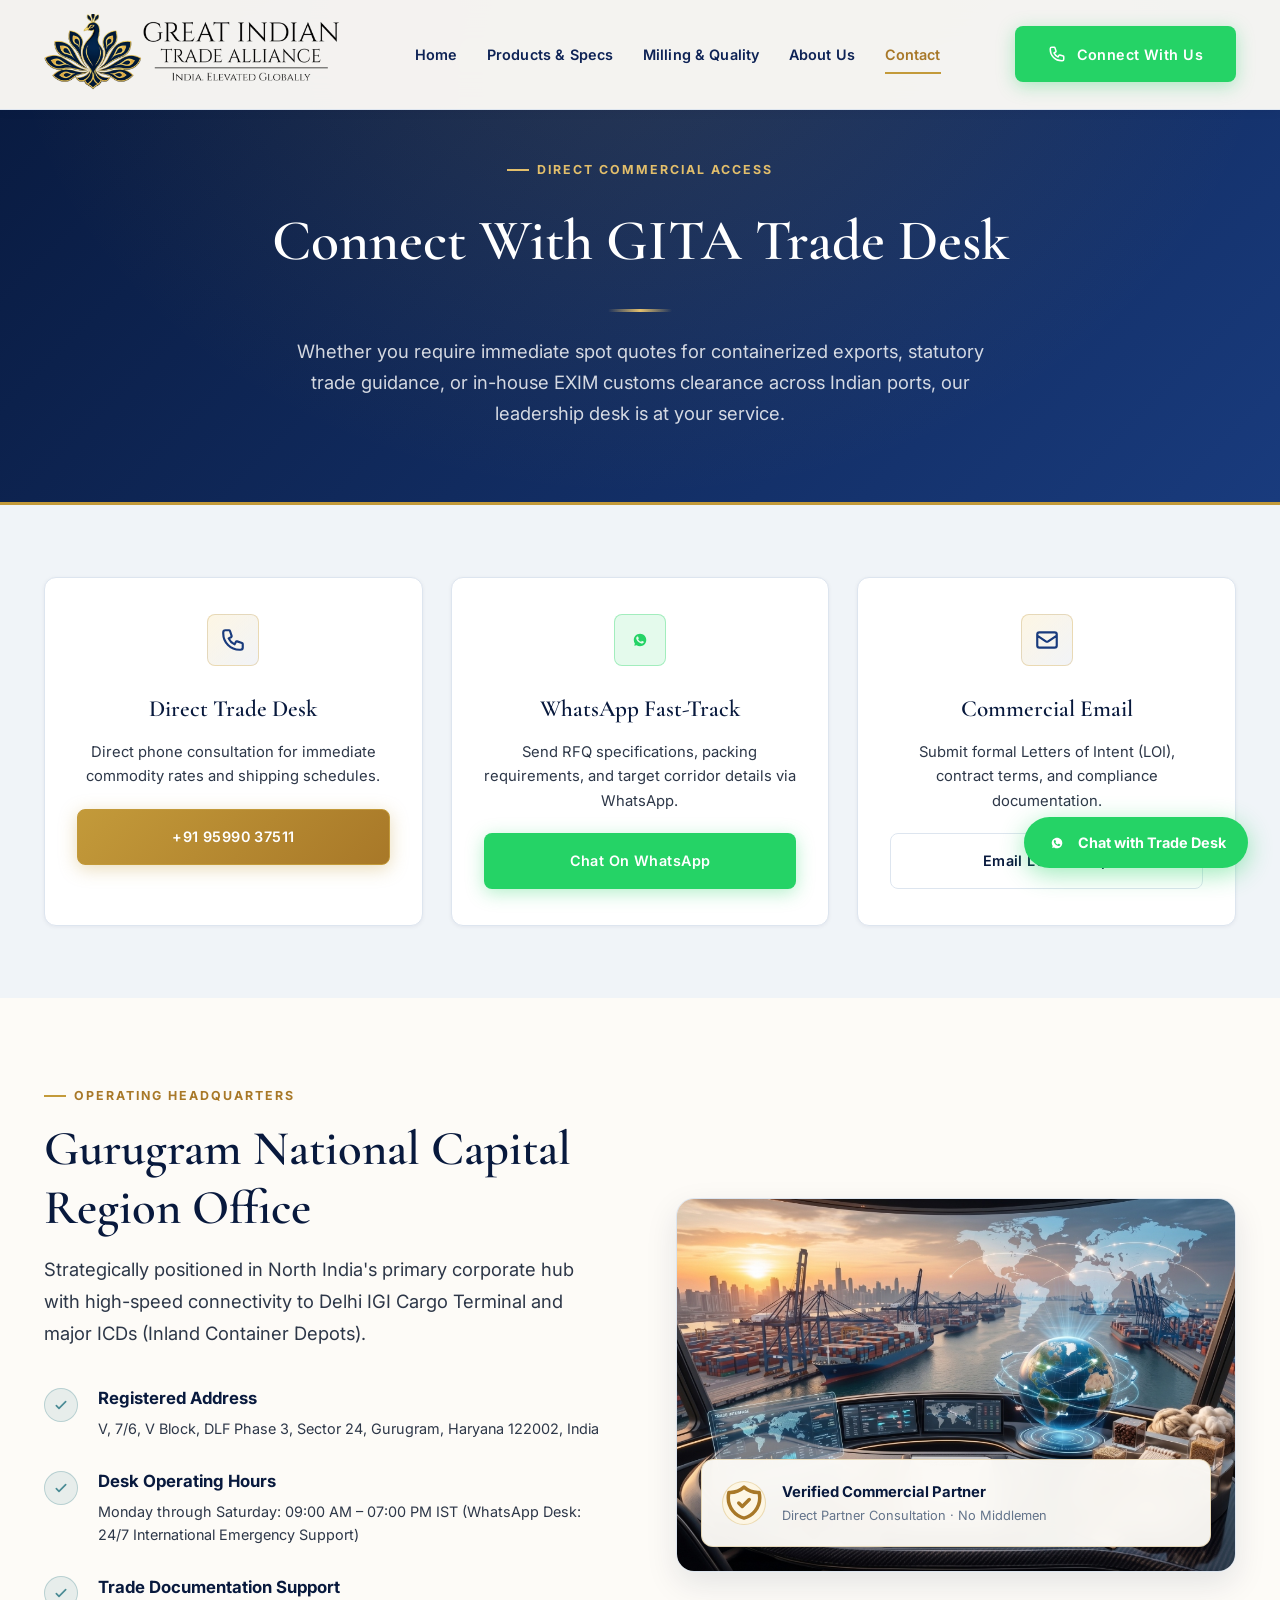
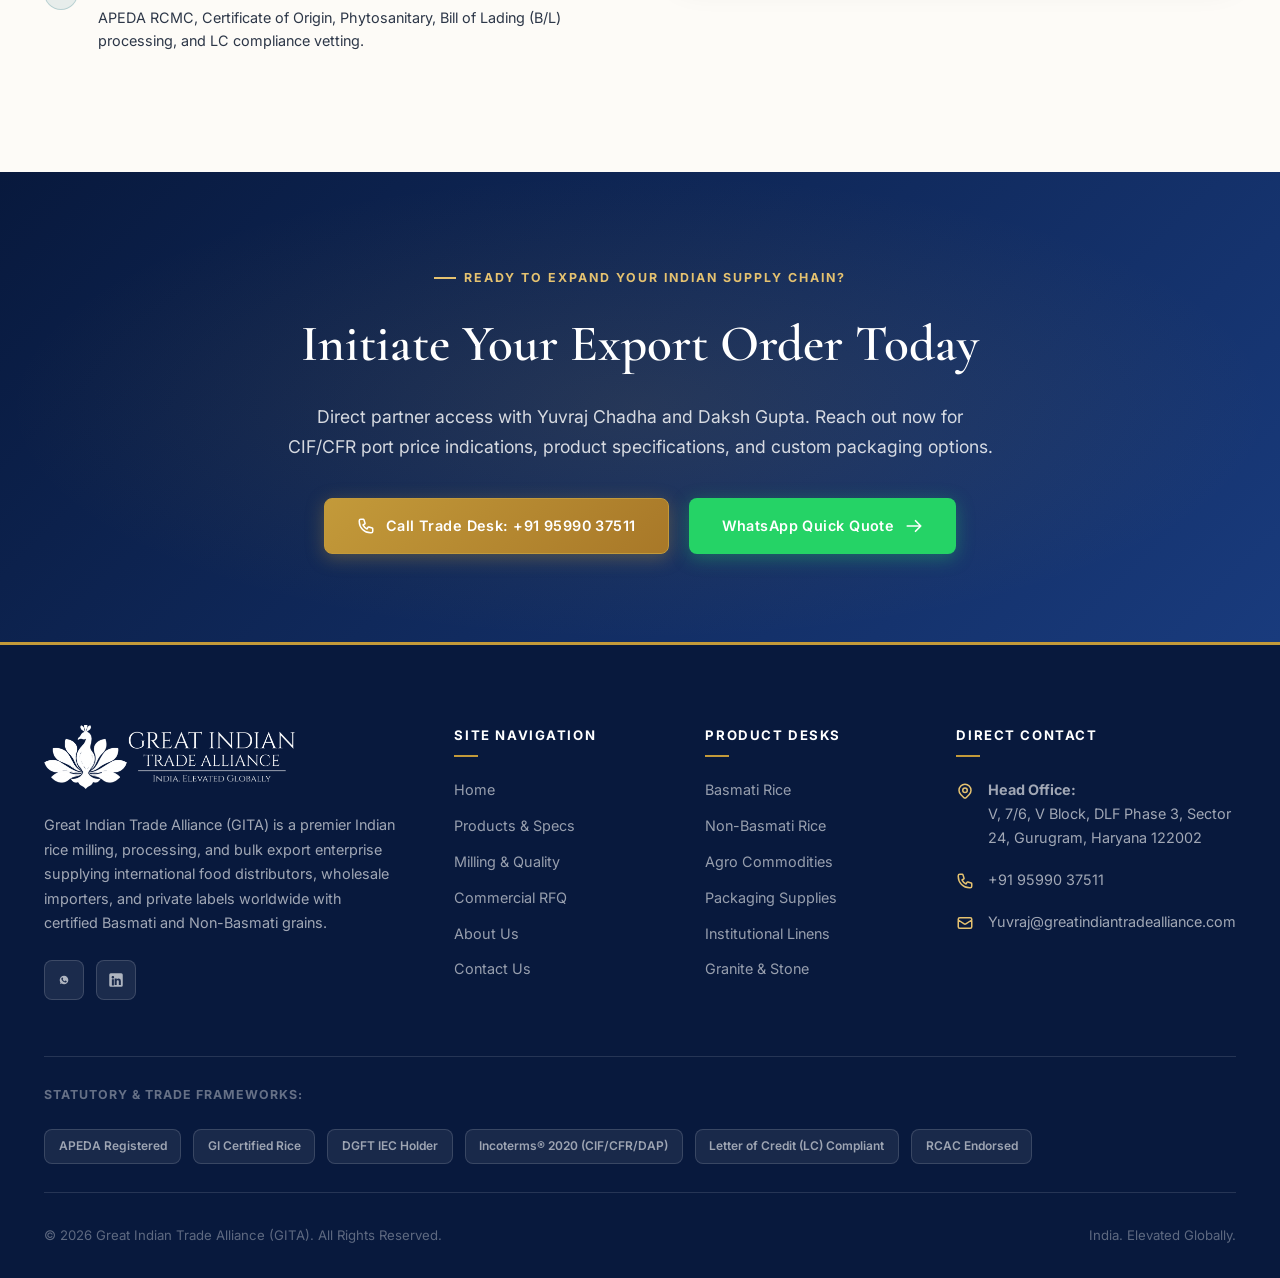
<file: contact.html>
<!DOCTYPE html>
<html lang="en">
<head>
  <meta charset="UTF-8">
  <meta name="viewport" content="width=device-width, initial-scale=1.0, viewport-fit=cover">
  <meta name="theme-color" content="#08193D">
  <meta name="apple-mobile-web-app-capable" content="yes">
  <meta name="apple-mobile-web-app-status-bar-style" content="black-translucent">
  
  <title>Contact Trade Desk | Great Indian Trade Alliance (GITA)</title>
  <meta name="description" content="Connect with the GITA trade desk for merchant export inquiries, container FOB/CIF freight quotes, APEDA-certified commodity sourcing, and customs clearance support.">
  <meta name="keywords" content="Contact GITA, Great Indian Trade Alliance contact, export inquiry India, trade desk Gurugram, EXIM freight quote">
  
  <link rel="canonical" href="https://greatindiantradealliance.com/contact.html">
  <meta property="og:type" content="website">
  <meta property="og:title" content="Contact Trade Desk | Great Indian Trade Alliance">
  <meta property="og:description" content="Direct communication with GITA partners and trade desk for commercial sourcing from India.">
  <meta property="og:url" content="https://greatindiantradealliance.com/contact.html">
  <meta property="og:image" content="images/hero-command-deck.jpg">
  
  <!-- Favicon -->
  <link rel="icon" type="image/jpeg" href="images/logo-emblem.jpg">
  
  <!-- Google Fonts: Cormorant Garamond & Inter -->
  <link rel="preconnect" href="https://fonts.googleapis.com">
  <link rel="preconnect" href="https://fonts.gstatic.com" crossorigin>
  <link href="https://fonts.googleapis.com/css2?family=Cormorant+Garamond:ital,wght@0,500;0,600;0,700;1,600&family=Inter:wght@400;500;600;700;800&display=swap" rel="stylesheet">
  
  <!-- Core Stylesheet -->
  <link rel="stylesheet" href="css/style.css">
</head>
<body>

  <!-- ==========================================================================
       HEADER & NAVIGATION
       ========================================================================== -->
  <header class="site-header">
    <div class="container nav-wrap">
      <a href="index.html" class="brand-logo" aria-label="Great Indian Trade Alliance Home">
        <img src="images/logo-cropped.png" alt="Great Indian Trade Alliance - India. Elevated Globally.">
      </a>
      
      <nav class="nav-menu" aria-label="Main Navigation">
        <a href="index.html" class="nav-link">Home</a>
        <a href="products.html" class="nav-link">Products &amp; Specs</a>
        <a href="services.html" class="nav-link">Milling &amp; Quality</a>
        <a href="about.html" class="nav-link">About Us</a>
        <a href="contact.html" class="nav-link active">Contact</a>
      </nav>

      <div class="nav-actions">
        <a href="tel:+919599037511" class="btn btn-whatsapp" title="Connect With GITA Trade Desk">
          <svg viewBox="0 0 24 24" fill="none" stroke="currentColor" stroke-width="2">
            <path stroke-linecap="round" stroke-linejoin="round" d="M3 5a2 2 0 012-2h3.28a1 1 0 01.948.684l1.498 4.493a1 1 0 01-.502 1.21l-2.257 1.13a11.042 11.042 0 005.516 5.516l1.13-2.257a1 1 0 011.21-.502l4.493 1.498a1 1 0 01.684.949V19a2 2 0 01-2 2h-1C9.716 21 3 14.284 3 6V5z" />
          </svg>
          <span>Connect With Us</span>
        </a>
        <button class="mobile-toggle" aria-label="Open navigation menu">
          <svg viewBox="0 0 24 24" fill="none" stroke="currentColor" stroke-width="2">
            <path stroke-linecap="round" stroke-linejoin="round" d="M4 6h16M4 12h16M4 18h16" />
          </svg>
        </button>
      </div>
    </div>
  </header>

  <!-- Mobile Drawer -->
  <div class="mobile-drawer-overlay"></div>
  <aside class="mobile-drawer">
    <div>
      <div class="drawer-header">
        <a href="index.html" class="brand-logo">
          <img src="images/logo-cropped.png" alt="GITA Logo" style="height: 56px;">
        </a>
        <button class="drawer-close" aria-label="Close navigation menu">
          <svg viewBox="0 0 24 24" fill="none" stroke="currentColor" stroke-width="2">
            <path stroke-linecap="round" stroke-linejoin="round" d="M6 18L18 6M6 6l12 12" />
          </svg>
        </button>
      </div>
      <nav class="drawer-links">
        <a href="index.html" class="drawer-link">Home</a>
        <a href="products.html" class="drawer-link">Products &amp; Specs</a>
        <a href="services.html" class="drawer-link">Milling &amp; Quality</a>
        <a href="about.html" class="drawer-link">About Us</a>
        <a href="contact.html" class="drawer-link active">Contact Desk</a>
      </nav>
    </div>
    <div class="drawer-footer">
      <a href="tel:+919599037511" class="btn btn-whatsapp" style="width: 100%; margin-bottom: 0.75rem;">
        <svg viewBox="0 0 24 24" fill="none" stroke="currentColor" stroke-width="2">
          <path stroke-linecap="round" stroke-linejoin="round" d="M3 5a2 2 0 012-2h3.28a1 1 0 01.948.684l1.498 4.493a1 1 0 01-.502 1.21l-2.257 1.13a11.042 11.042 0 005.516 5.516l1.13-2.257a1 1 0 011.21-.502l4.493 1.498a1 1 0 01.684.949V19a2 2 0 01-2 2h-1C9.716 21 3 14.284 3 6V5z" />
        </svg>
        <span>Connect With Us</span>
      </a>
      <a href="https://wa.me/919599037511?text=Hello%20GITA%20Trade%20Desk%2C%20I%20would%20like%20to%20inquire%20about%20importing%20from%20India." class="btn btn-outline" style="width: 100%;" target="_blank" rel="noopener noreferrer">
        <span>Chat on WhatsApp</span>
      </a>
    </div>
  </aside>

  <!-- ==========================================================================
       PAGE BANNER
       ========================================================================== -->
  <header class="page-header-banner">
    <div class="container">
      <span class="eyebrow">Direct Commercial Access</span>
      <h1>Connect With GITA Trade Desk</h1>
      <div class="gold-divider"></div>
      <p>
        Whether you require immediate spot quotes for containerized exports, statutory trade guidance, or in-house EXIM customs clearance across Indian ports, our leadership desk is at your service.
      </p>
    </div>
  </header>

  <!-- ==========================================================================
       CONTACT INFORMATION CARDS
       ========================================================================== -->
  <section class="section-alt" style="padding: 4.5rem 0;">
    <div class="container">
      <div class="pillars-grid">
        <!-- Direct Phone -->
        <div class="pillar-card" style="text-align: center; align-items: center;">
          <div class="pillar-icon" style="margin-left: auto; margin-right: auto;">
            <svg viewBox="0 0 24 24" fill="none" stroke="currentColor" stroke-width="2">
              <path stroke-linecap="round" stroke-linejoin="round" d="M3 5a2 2 0 012-2h3.28a1 1 0 01.948.684l1.498 4.493a1 1 0 01-.502 1.21l-2.257 1.13a11.042 11.042 0 005.516 5.516l1.13-2.257a1 1 0 011.21-.502l4.493 1.498a1 1 0 01.684.949V19a2 2 0 01-2 2h-1C9.716 21 3 14.284 3 6V5z" />
            </svg>
          </div>
          <h3>Direct Trade Desk</h3>
          <p style="margin-bottom: 1.25rem;">Direct phone consultation for immediate commodity rates and shipping schedules.</p>
          <a href="tel:+919599037511" class="btn btn-primary" style="width: 100%;">
            <span>+91 95990 37511</span>
          </a>
        </div>

        <!-- WhatsApp Desk -->
        <div class="pillar-card" style="text-align: center; align-items: center;">
          <div class="pillar-icon" style="margin-left: auto; margin-right: auto; background: rgba(37,211,102,0.12); color: #25D366; border-color: rgba(37,211,102,0.35);">
            <svg viewBox="0 0 24 24" fill="currentColor">
              <path d="M12.031 6.172c-3.181 0-5.767 2.586-5.768 5.766-.001 1.298.38 2.27 1.019 3.287l-.582 2.128 2.182-.573c.978.58 1.911.928 3.145.929 3.178 0 5.767-2.587 5.768-5.766.001-3.187-2.575-5.77-5.764-5.771zm3.392 8.244c-.144.405-.837.774-1.17.824-.299.045-.677.063-1.092-.069-.252-.08-.575-.187-.988-.365-1.739-.751-2.874-2.502-2.961-2.617-.087-.116-.708-.94-.708-1.793s.448-1.273.607-1.446c.159-.173.346-.217.462-.217l.332.007c.106.005.249-.04.39.298.144.347.491 1.2.534 1.287.043.087.072.188.014.304-.058.116-.087.188-.173.289l-.26.304c-.087.086-.177.18-.076.354.101.174.449.741.964 1.2.662.589 1.221.771 1.394.858.173.086.274.072.375-.043s.433-.505.549-.679c.116-.173.231-.145.39-.087s1.011.477 1.184.564.289.13.332.203c.043.071.043.417-.101.822z"/>
            </svg>
          </div>
          <h3>WhatsApp Fast-Track</h3>
          <p style="margin-bottom: 1.25rem;">Send RFQ specifications, packing requirements, and target corridor details via WhatsApp.</p>
          <a href="https://wa.me/919599037511?text=Hello%20GITA%20Trade%20Desk%2C%20I%20would%20like%20to%20inquire%20about%20sourcing%20and%20export%20from%20India." class="btn btn-whatsapp" style="width: 100%;" target="_blank" rel="noopener noreferrer">
            <span>Chat On WhatsApp</span>
          </a>
        </div>

        <!-- Official Email -->
        <div class="pillar-card" style="text-align: center; align-items: center;">
          <div class="pillar-icon" style="margin-left: auto; margin-right: auto;">
            <svg viewBox="0 0 24 24" fill="none" stroke="currentColor" stroke-width="2">
              <path stroke-linecap="round" stroke-linejoin="round" d="M3 8l7.89 5.26a2 2 0 002.22 0L21 8M5 19h14a2 2 0 002-2V7a2 2 0 00-2-2H5a2 2 0 00-2 2v10a2 2 0 002 2z" />
            </svg>
          </div>
          <h3>Commercial Email</h3>
          <p style="margin-bottom: 1.25rem;">Submit formal Letters of Intent (LOI), contract terms, and compliance documentation.</p>
          <a href="mailto:Yuvraj@greatindiantradealliance.com" class="btn btn-outline" style="width: 100%;">
            <span>Email Leadership</span>
          </a>
        </div>
      </div>
    </div>
  </section>

  <!-- ==========================================================================
       OFFICE LOCATION & DETAILS
       ========================================================================== -->
  <section style="padding: 5rem 0;">
    <div class="container">
      <div class="logistics-split">
        <div>
          <span class="eyebrow">Operating Headquarters</span>
          <h2 class="heading-section">Gurugram National Capital Region Office</h2>
          <p class="text-lead" style="margin-bottom: 2rem;">
            Strategically positioned in North India's primary corporate hub with high-speed connectivity to Delhi IGI Cargo Terminal and major ICDs (Inland Container Depots).
          </p>

          <div class="logistics-features">
            <div class="logistics-feature-item">
              <div class="feature-check">
                <svg viewBox="0 0 24 24" fill="none" stroke="currentColor" stroke-width="2.5">
                  <path stroke-linecap="round" stroke-linejoin="round" d="M5 13l4 4L19 7" />
                </svg>
              </div>
              <div class="feature-body">
                <h4>Registered Address</h4>
                <p>V, 7/6, V Block, DLF Phase 3, Sector 24, Gurugram, Haryana 122002, India</p>
              </div>
            </div>

            <div class="logistics-feature-item">
              <div class="feature-check">
                <svg viewBox="0 0 24 24" fill="none" stroke="currentColor" stroke-width="2.5">
                  <path stroke-linecap="round" stroke-linejoin="round" d="M5 13l4 4L19 7" />
                </svg>
              </div>
              <div class="feature-body">
                <h4>Desk Operating Hours</h4>
                <p>Monday through Saturday: 09:00 AM – 07:00 PM IST (WhatsApp Desk: 24/7 International Emergency Support)</p>
              </div>
            </div>

            <div class="logistics-feature-item">
              <div class="feature-check">
                <svg viewBox="0 0 24 24" fill="none" stroke="currentColor" stroke-width="2.5">
                  <path stroke-linecap="round" stroke-linejoin="round" d="M5 13l4 4L19 7" />
                </svg>
              </div>
              <div class="feature-body">
                <h4>Trade Documentation Support</h4>
                <p>APEDA RCMC, Certificate of Origin, Phytosanitary, Bill of Lading (B/L) processing, and LC compliance vetting.</p>
              </div>
            </div>
          </div>
        </div>

        <div class="logistics-visual">
          <img src="images/hero-command-deck.jpg" alt="GITA Commercial Operations Headquarters">
          <div class="visual-badge">
            <div class="visual-badge-icon">
              <svg viewBox="0 0 24 24" fill="none" stroke="currentColor" stroke-width="2">
                <path stroke-linecap="round" stroke-linejoin="round" d="M9 12l2 2 4-4m5.618-4.016A11.955 11.955 0 0112 2.944a11.955 11.955 0 01-8.618 3.04A12.02 12.02 0 003 9c0 5.591 3.824 10.29 9 11.622 5.176-1.332 9-6.03 9-11.622 0-1.042-.133-2.052-.382-3.016z" />
              </svg>
            </div>
            <div class="visual-badge-text">
              <h5>Verified Commercial Partner</h5>
              <p>Direct Partner Consultation · No Middlemen</p>
            </div>
          </div>
        </div>
      </div>
    </div>
  </section>

  <!-- ==========================================================================
       CTA BANNER
       ========================================================================== -->
  <section class="cta-banner">
    <div class="container cta-banner-content">
      <span class="eyebrow">Ready To Expand Your Indian Supply Chain?</span>
      <h2>Initiate Your Export Order Today</h2>
      <p>
        Direct partner access with Yuvraj Chadha and Daksh Gupta. Reach out now for CIF/CFR port price indications, product specifications, and custom packaging options.
      </p>
      <div class="cta-actions-row">
        <a href="tel:+919599037511" class="btn btn-primary">
          <svg viewBox="0 0 24 24" fill="none" stroke="currentColor" stroke-width="2">
            <path stroke-linecap="round" stroke-linejoin="round" d="M3 5a2 2 0 012-2h3.28a1 1 0 01.948.684l1.498 4.493a1 1 0 01-.502 1.21l-2.257 1.13a11.042 11.042 0 005.516 5.516l1.13-2.257a1 1 0 011.21-.502l4.493 1.498a1 1 0 01.684.949V19a2 2 0 01-2 2h-1C9.716 21 3 14.284 3 6V5z" />
          </svg>
          <span>Call Trade Desk: +91 95990 37511</span>
        </a>
        <a href="https://wa.me/919599037511?text=Hello%20GITA%20Trade%20Desk%2C%20I%20would%20like%20to%20request%20an%20export%20quotation." class="btn btn-whatsapp" target="_blank" rel="noopener noreferrer">
          <span>WhatsApp Quick Quote</span>
          <svg viewBox="0 0 24 24" fill="none" stroke="currentColor" stroke-width="2.2">
            <path stroke-linecap="round" stroke-linejoin="round" d="M14 5l7 7m0 0l-7 7m7-7H3" />
          </svg>
        </a>
      </div>
    </div>
  </section>

  <!-- ==========================================================================
       FOOTER
       ========================================================================== -->
  <footer class="site-footer">
    <div class="container">
      <div class="footer-top">
        <div class="footer-brand">
          <img src="images/logo-cropped.png" alt="Great Indian Trade Alliance Logo">
          <p class="footer-about-text">
            Great Indian Trade Alliance (GITA) is a premier Indian rice milling, processing, and bulk export enterprise supplying international food distributors, wholesale importers, and private labels worldwide with certified Basmati and Non-Basmati grains.
          </p>
          <div class="footer-social-links">
            <a href="https://wa.me/919599037511" class="footer-social-item" title="WhatsApp" target="_blank" rel="noopener noreferrer">
              <svg viewBox="0 0 24 24" fill="currentColor">
                <path d="M12.031 6.172c-3.181 0-5.767 2.586-5.768 5.766-.001 1.298.38 2.27 1.019 3.287l-.582 2.128 2.182-.573c.978.58 1.911.928 3.145.929 3.178 0 5.767-2.587 5.768-5.766.001-3.187-2.575-5.77-5.764-5.771zm3.392 8.244c-.144.405-.837.774-1.17.824-.299.045-.677.063-1.092-.069-.252-.08-.575-.187-.988-.365-1.739-.751-2.874-2.502-2.961-2.617-.087-.116-.708-.94-.708-1.793s.448-1.273.607-1.446c.159-.173.346-.217.462-.217l.332.007c.106.005.249-.04.39.298.144.347.491 1.2.534 1.287.043.087.072.188.014.304-.058.116-.087.188-.173.289l-.26.304c-.087.086-.177.18-.076.354.101.174.449.741.964 1.2.662.589 1.221.771 1.394.858.173.086.274.072.375-.043s.433-.505.549-.679c.116-.173.231-.145.39-.087s1.011.477 1.184.564.289.13.332.203c.043.071.043.417-.101.822z"/>
              </svg>
            </a>
            <a href="https://linkedin.com/company/great-indian-trade-alliance" class="footer-social-item" title="LinkedIn" target="_blank" rel="noopener noreferrer">
              <svg viewBox="0 0 24 24" fill="currentColor">
                <path d="M19 3a2 2 0 0 1 2 2v14a2 2 0 0 1-2 2H5a2 2 0 0 1-2-2V5a2 2 0 0 1 2-2h14m-.5 15.5v-5.3a3.26 3.26 0 0 0-3.26-3.26c-.85 0-1.84.52-2.28 1.3v-1.11h-2.79v8.37h2.79v-4.93c0-.77.62-1.4 1.39-1.4a1.4 1.4 0 0 1 1.4 1.4v4.93h2.75M6.46 10.9v8.37H9.2V10.9H6.46M7.83 6.64c-.92 0-1.66.74-1.66 1.66 0 .92.74 1.66 1.66 1.66.92 0 1.66-.74 1.66-1.66 0-.92-.74-1.66-1.66-1.66Z"/>
              </svg>
            </a>
          </div>
        </div>

        <div class="footer-col">
          <h5>Site Navigation</h5>
          <ul class="footer-links-list">
            <li><a href="index.html">Home</a></li>
            <li><a href="products.html">Products &amp; Specs</a></li>
            <li><a href="services.html">Milling &amp; Quality</a></li>
            <li><a href="index.html#rfq">Commercial RFQ</a></li>
            <li><a href="about.html">About Us</a></li>
            <li><a href="contact.html">Contact Us</a></li>
          </ul>
        </div>

        <div class="footer-col">
          <h5>Product Desks</h5>
          <ul class="footer-links-list">
            <li><a href="products.html#rice">Basmati Rice</a></li>
            <li><a href="products.html#rice">Non-Basmati Rice</a></li>
            <li><a href="products.html#agro">Agro Commodities</a></li>
            <li><a href="products.html#packaging">Packaging Supplies</a></li>
            <li><a href="products.html#textiles">Institutional Linens</a></li>
            <li><a href="products.html#stone">Granite &amp; Stone</a></li>
          </ul>
        </div>

        <div class="footer-col">
          <h5>Direct Contact</h5>
          <div class="footer-contact-list">
            <div class="footer-contact-item">
              <svg viewBox="0 0 24 24" fill="none" stroke="currentColor" stroke-width="2">
                <path stroke-linecap="round" stroke-linejoin="round" d="M17.657 16.657L13.414 20.9a1.998 1.998 0 01-2.827 0l-4.244-4.243a8 8 0 1111.314 0z" />
                <path stroke-linecap="round" stroke-linejoin="round" d="M15 11a3 3 0 11-6 0 3 3 0 016 0z" />
              </svg>
              <span>
                <strong>Head Office:</strong><br>
                V, 7/6, V Block, DLF Phase 3, Sector 24, Gurugram, Haryana 122002
              </span>
            </div>

            <div class="footer-contact-item">
              <svg viewBox="0 0 24 24" fill="none" stroke="currentColor" stroke-width="2">
                <path stroke-linecap="round" stroke-linejoin="round" d="M3 5a2 2 0 012-2h3.28a1 1 0 01.948.684l1.498 4.493a1 1 0 01-.502 1.21l-2.257 1.13a11.042 11.042 0 005.516 5.516l1.13-2.257a1 1 0 011.21-.502l4.493 1.498a1 1 0 01.684.949V19a2 2 0 01-2 2h-1C9.716 21 3 14.284 3 6V5z" />
              </svg>
              <a href="tel:+919599037511">+91 95990 37511</a>
            </div>

            <div class="footer-contact-item">
              <svg viewBox="0 0 24 24" fill="none" stroke="currentColor" stroke-width="2">
                <path stroke-linecap="round" stroke-linejoin="round" d="M3 8l7.89 5.26a2 2 0 002.22 0L21 8M5 19h14a2 2 0 002-2V7a2 2 0 00-2-2H5a2 2 0 00-2 2v10a2 2 0 002 2z" />
              </svg>
              <a href="mailto:Yuvraj@greatindiantradealliance.com">Yuvraj@greatindiantradealliance.com</a>
            </div>
          </div>
        </div>
      </div>

      <div class="footer-compliance">
        <span class="compliance-label">Statutory &amp; Trade Frameworks:</span>
        <div class="compliance-tags">
          <span class="compliance-tag">APEDA Registered</span>
          <span class="compliance-tag">GI Certified Rice</span>
          <span class="compliance-tag">DGFT IEC Holder</span>
          <span class="compliance-tag">Incoterms® 2020 (CIF/CFR/DAP)</span>
          <span class="compliance-tag">Letter of Credit (LC) Compliant</span>
          <span class="compliance-tag">RCAC Endorsed</span>
        </div>
      </div>

      <div class="footer-bottom">
        <p>&copy; 2026 Great Indian Trade Alliance (GITA). All Rights Reserved.</p>
        <p>India. Elevated Globally.</p>
      </div>
    </div>
  </footer>

  <!-- Floating WhatsApp CTA -->
  <a href="https://wa.me/919599037511?text=Hello%20GITA%20Trade%20Desk%2C%20I%20would%20like%20to%20inquire%20about%20importing%20from%20India." class="whatsapp-float-btn" aria-label="Chat directly on WhatsApp" target="_blank" rel="noopener noreferrer">
    <svg viewBox="0 0 24 24">
      <path d="M12.031 6.172c-3.181 0-5.767 2.586-5.768 5.766-.001 1.298.38 2.27 1.019 3.287l-.582 2.128 2.182-.573c.978.58 1.911.928 3.145.929 3.178 0 5.767-2.587 5.768-5.766.001-3.187-2.575-5.77-5.764-5.771zm3.392 8.244c-.144.405-.837.774-1.17.824-.299.045-.677.063-1.092-.069-.252-.08-.575-.187-.988-.365-1.739-.751-2.874-2.502-2.961-2.617-.087-.116-.708-.94-.708-1.793s.448-1.273.607-1.446c.159-.173.346-.217.462-.217l.332.007c.106.005.249-.04.39.298.144.347.491 1.2.534 1.287.043.087.072.188.014.304-.058.116-.087.188-.173.289l-.26.304c-.087.086-.177.18-.076.354.101.174.449.741.964 1.2.662.589 1.221.771 1.394.858.173.086.274.072.375-.043s.433-.505.549-.679c.116-.173.231-.145.39-.087s1.011.477 1.184.564.289.13.332.203c.043.071.043.417-.101.822z"/>
    </svg>
    <span>Chat with Trade Desk</span>
  </a>

  <!-- Shared Component Scripts -->
  <script src="js/components.js"></script>
</body>
</html>
</file>
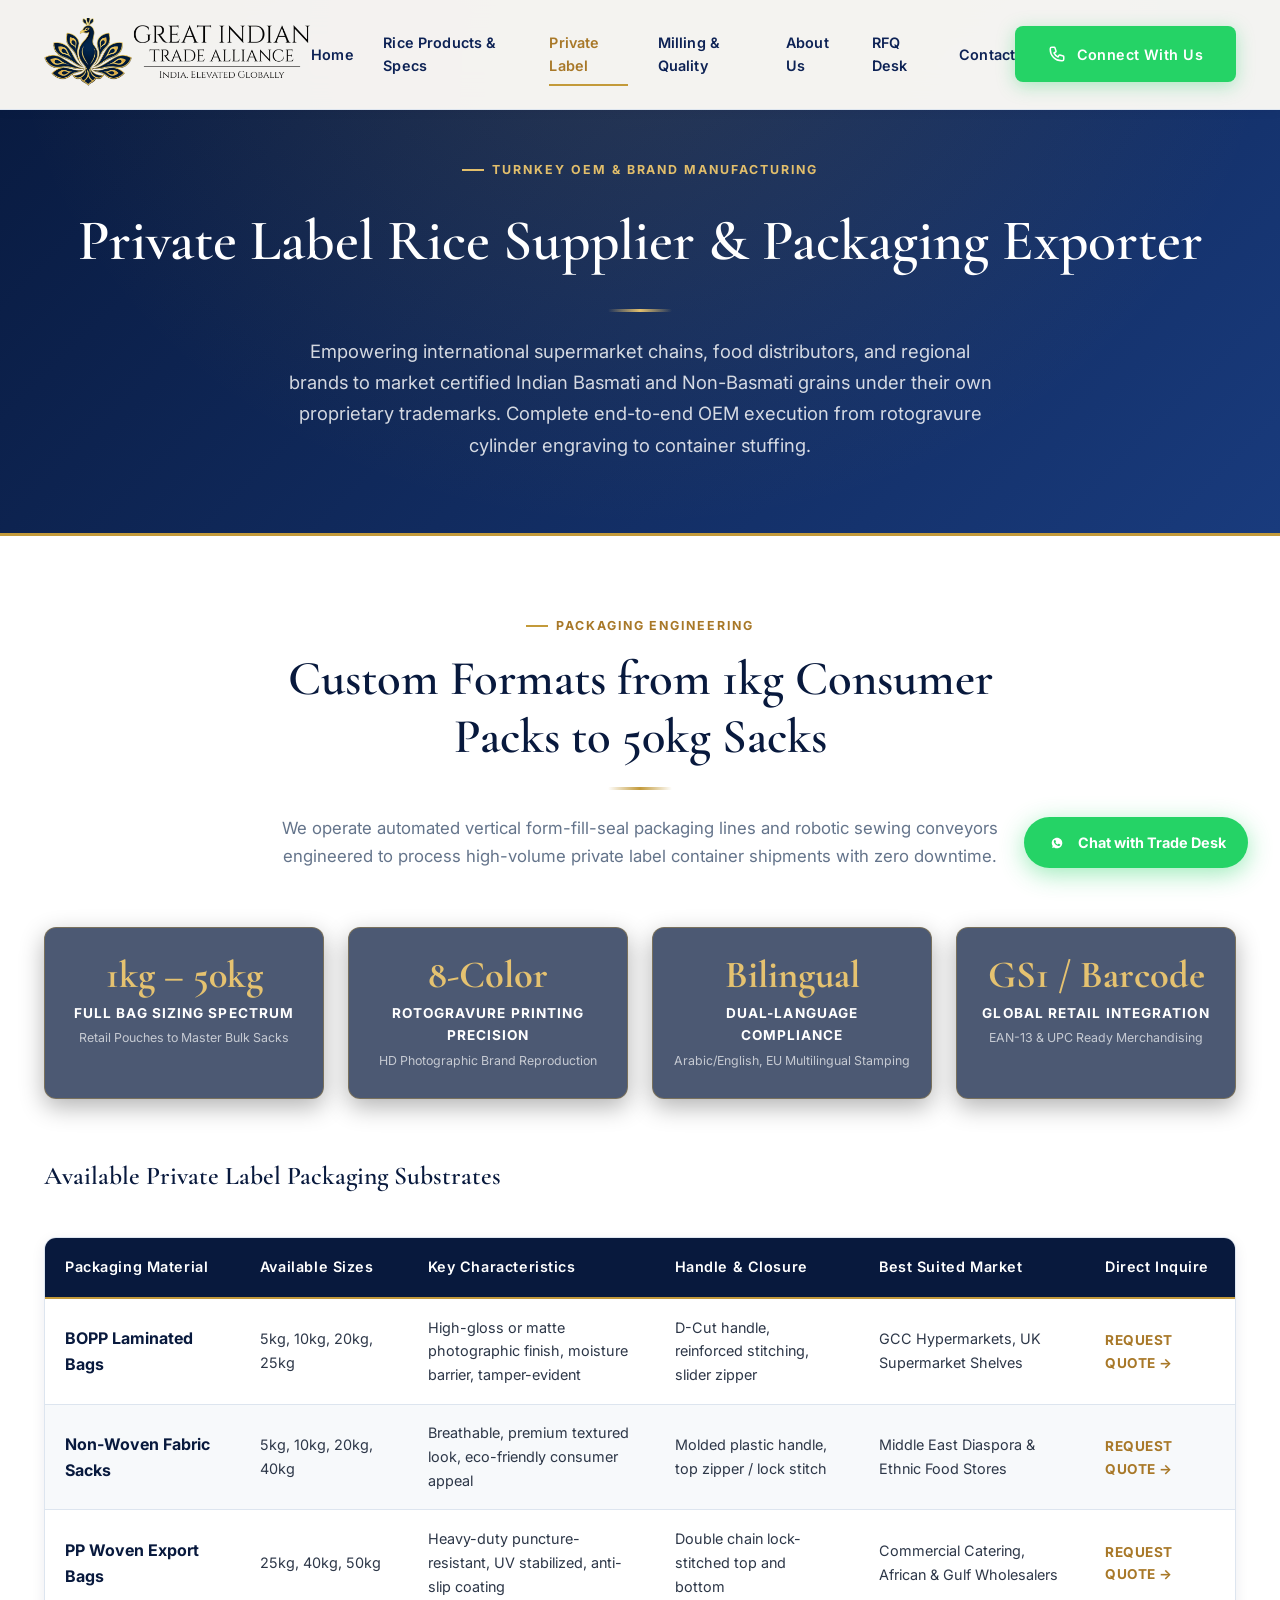
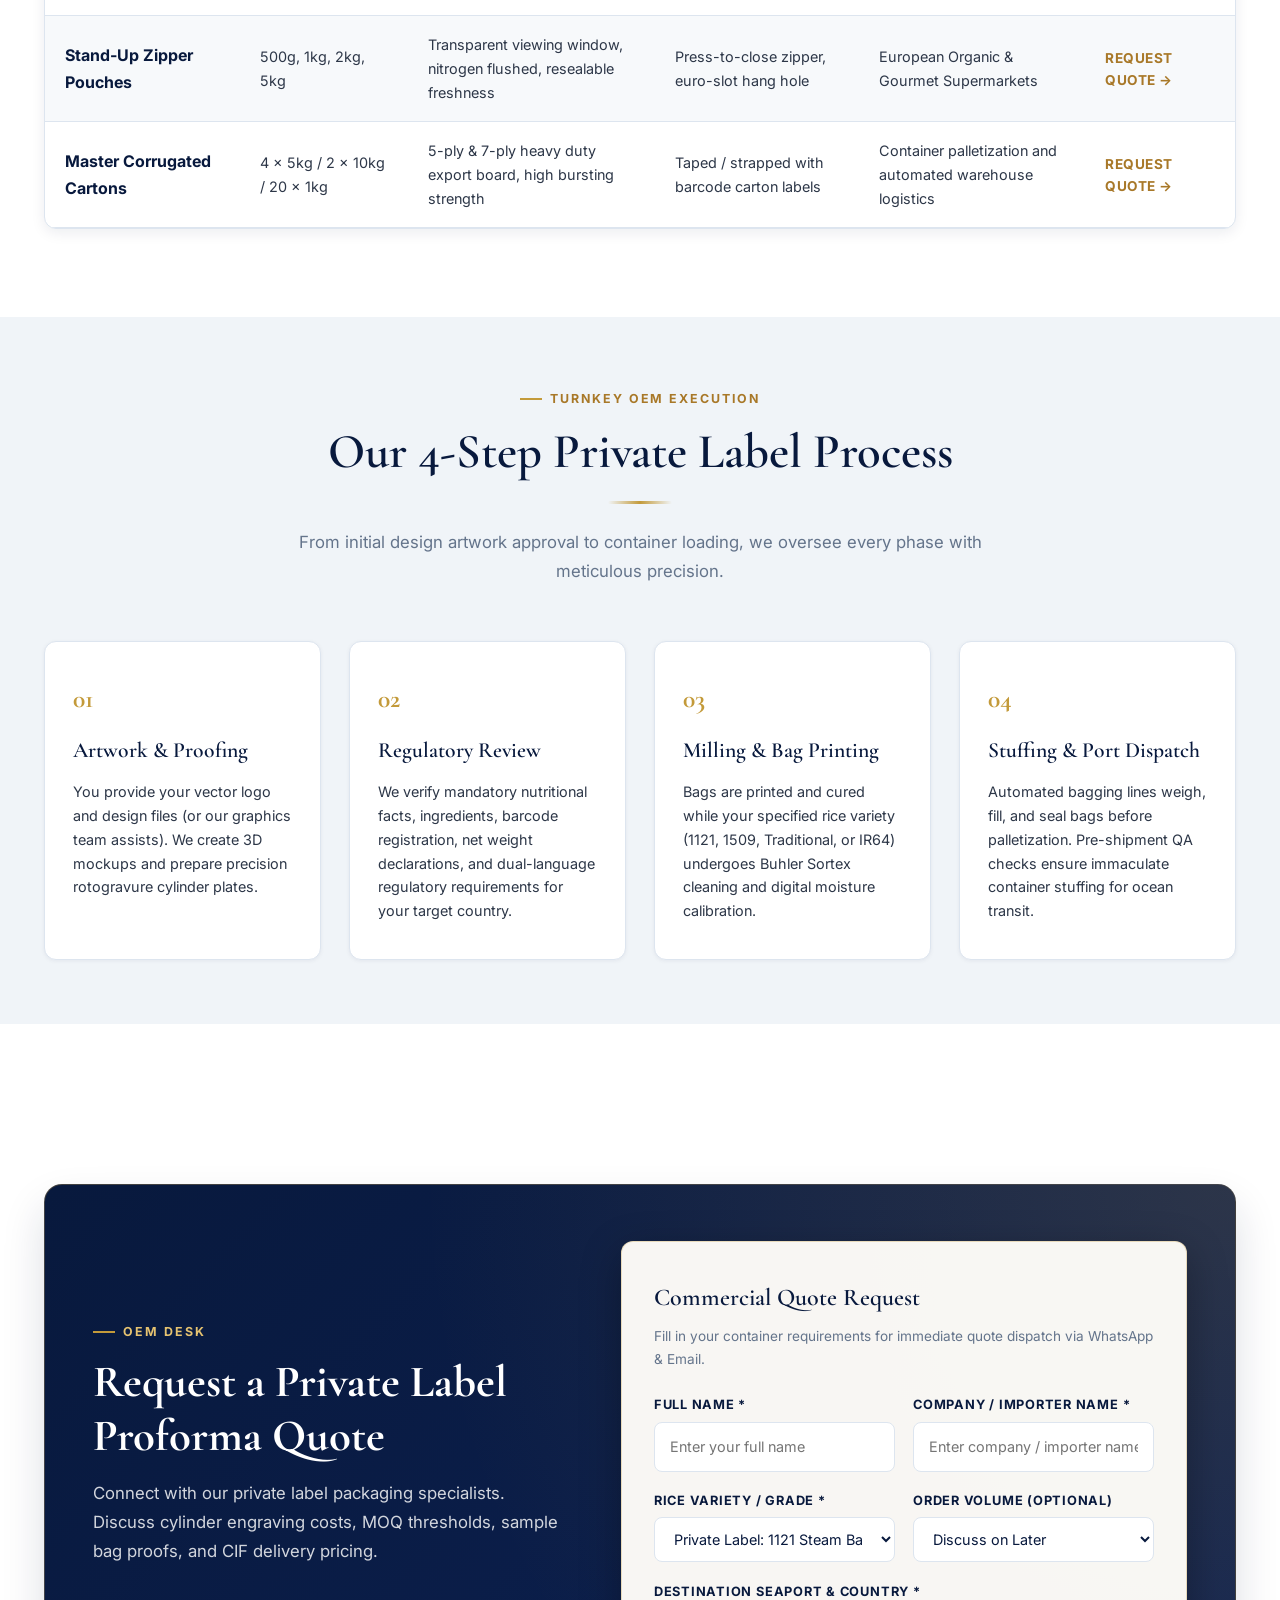
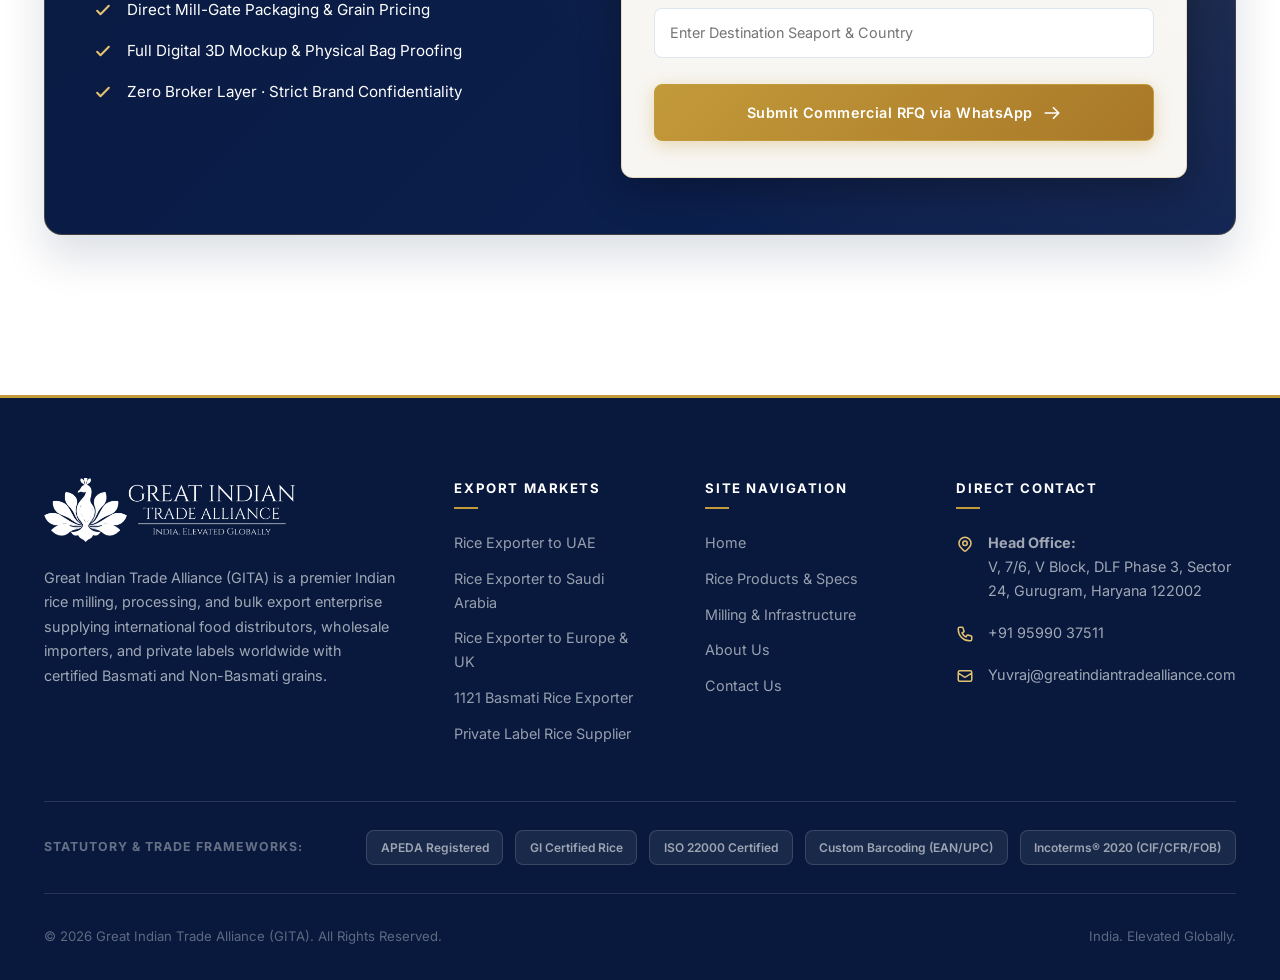
<file: private-label-rice-supplier.html>
<!DOCTYPE html>
<html lang="en">
<head>
  <meta charset="UTF-8">
  <meta name="viewport" content="width=device-width, initial-scale=1.0, viewport-fit=cover">
  <meta name="theme-color" content="#08193D">
  <meta name="apple-mobile-web-app-capable" content="yes">
  <meta name="apple-mobile-web-app-status-bar-style" content="black-translucent">
  
  <title>Private Label Rice Supplier India | Custom OEM Rice Packaging Exporter | GITA</title>
  <meta name="description" content="Turnkey private label rice supplier and OEM exporter in India. Customized branding from 1kg consumer pouches to 50kg bags in BOPP, Non-Woven, and PP woven sacks for supermarket chains, food distributors, and importers across UAE, Saudi Arabia, Europe, and the UK.">
  <meta name="keywords" content="private label rice supplier India, private label basmati rice exporter, private label rice manufacturer India, custom branded rice supplier India, private label rice Europe, private label basmati rice UAE, private label rice Saudi Arabia, custom packaging rice exporter India">
  
  <!-- Canonical & Open Graph -->
  <link rel="canonical" href="https://greatindiantradealliance.com/private-label-rice-supplier.html">
  <meta property="og:type" content="article">
  <meta property="og:title" content="Private Label Rice Supplier India | Custom OEM Packaging Exporter">
  <meta property="og:description" content="Turnkey private label rice packaging from India. Custom BOPP, Non-Woven &amp; PP bags with your brand artwork and barcoding.">
  <meta property="og:url" content="https://greatindiantradealliance.com/private-label-rice-supplier.html">
  <meta property="og:image" content="images/cat-packaging.jpg">
  
  <!-- Favicon -->
  <link rel="icon" type="image/jpeg" href="images/logo-emblem.jpg">
  
  <!-- Google Fonts: Cormorant Garamond & Inter -->
  <link rel="preconnect" href="https://fonts.googleapis.com">
  <link rel="preconnect" href="https://fonts.gstatic.com" crossorigin>
  <link href="https://fonts.googleapis.com/css2?family=Cormorant+Garamond:ital,wght@0,500;0,600;0,700;1,600&family=Inter:wght@400;500;600;700;800&display=swap" rel="stylesheet">
  
  <!-- Core Stylesheet -->
  <link rel="stylesheet" href="css/style.css">

  <!-- Schema.org Structured Data -->
  <script type="application/ld+json">
  {
    "@context": "https://schema.org",
    "@type": "Service",
    "name": "Private Label Rice Packaging & OEM Export Services",
    "provider": {
      "@type": "Corporation",
      "name": "Great Indian Trade Alliance"
    },
    "description": "Complete OEM private label packaging services for international rice distributors, including BOPP film printing, multilingual labeling, and customized pouch sizing.",
    "serviceType": "Private Label Rice Manufacturing"
  }
  </script>
</head>
<body>

  <!-- Header & Navigation -->
  <header class="site-header">
    <div class="container nav-wrap">
      <a href="index.html" class="brand-logo" aria-label="Great Indian Trade Alliance Home">
        <img src="images/logo-cropped.png" alt="Great Indian Trade Alliance - India. Elevated Globally.">
      </a>
      
      <nav class="nav-menu" aria-label="Main Navigation">
        <a href="index.html" class="nav-link">Home</a>
        <a href="products.html" class="nav-link">Rice Products &amp; Specs</a>
        <a href="private-label-rice-supplier.html" class="nav-link active">Private Label</a>
        <a href="services.html" class="nav-link">Milling &amp; Quality</a>
        <a href="about.html" class="nav-link">About Us</a>
        <a href="#rfq" class="nav-link">RFQ Desk</a>
        <a href="contact.html" class="nav-link">Contact</a>
      </nav>

      <div class="nav-actions">
        <a href="tel:+919599037511" class="btn btn-whatsapp" title="Connect With GITA Trade Desk">
          <svg viewBox="0 0 24 24" fill="none" stroke="currentColor" stroke-width="2">
            <path stroke-linecap="round" stroke-linejoin="round" d="M3 5a2 2 0 012-2h3.28a1 1 0 01.948.684l1.498 4.493a1 1 0 01-.502 1.21l-2.257 1.13a11.042 11.042 0 005.516 5.516l1.13-2.257a1 1 0 011.21-.502l4.493 1.498a1 1 0 01.684.949V19a2 2 0 01-2 2h-1C9.716 21 3 14.284 3 6V5z" />
          </svg>
          <span>Connect With Us</span>
        </a>
        <button class="mobile-toggle" aria-label="Open navigation menu">
          <svg viewBox="0 0 24 24" fill="none" stroke="currentColor" stroke-width="2">
            <path stroke-linecap="round" stroke-linejoin="round" d="M4 6h16M4 12h16M4 18h16" />
          </svg>
        </button>
      </div>
    </div>
  </header>

  <!-- Mobile Drawer -->
  <div class="mobile-drawer-overlay"></div>
  <aside class="mobile-drawer">
    <div>
      <div class="drawer-header">
        <a href="index.html" class="brand-logo">
          <img src="images/logo-cropped.png" alt="GITA Logo" style="height: 56px;">
        </a>
        <button class="drawer-close" aria-label="Close navigation menu">
          <svg viewBox="0 0 24 24" fill="none" stroke="currentColor" stroke-width="2">
            <path stroke-linecap="round" stroke-linejoin="round" d="M6 18L18 6M6 6l12 12" />
          </svg>
        </button>
      </div>
      <nav class="drawer-links">
        <a href="index.html" class="drawer-link">Home</a>
        <a href="products.html" class="drawer-link">Rice Products &amp; Specs</a>
        <a href="1121-basmati-rice-exporter.html" class="drawer-link">1121 Basmati Rice</a>
        <a href="private-label-rice-supplier.html" class="drawer-link active">Private Label Packaging</a>
        <a href="rice-exporter-uae.html" class="drawer-link">Rice Exporter to UAE</a>
        <a href="rice-exporter-saudi-arabia.html" class="drawer-link">Rice Exporter to Saudi Arabia</a>
        <a href="rice-exporter-europe-uk.html" class="drawer-link">Rice Exporter to Europe &amp; UK</a>
        <a href="services.html" class="drawer-link">Milling &amp; Quality</a>
        <a href="about.html" class="drawer-link">About Us</a>
        <a href="contact.html" class="drawer-link">Contact Desk</a>
      </nav>
    </div>
  </aside>

  <!-- Page Banner -->
  <header class="page-header-banner">
    <div class="container">
      <span class="eyebrow">Turnkey OEM &amp; Brand Manufacturing</span>
      <h1>Private Label Rice Supplier &amp; Packaging Exporter</h1>
      <div class="gold-divider"></div>
      <p>
        Empowering international supermarket chains, food distributors, and regional brands to market certified Indian Basmati and Non-Basmati grains under their own proprietary trademarks. Complete end-to-end OEM execution from rotogravure cylinder engraving to container stuffing.
      </p>
    </div>
  </header>

  <!-- Private Label Capabilities -->
  <section class="section-white" style="padding: 4.5rem 0 2rem;">
    <div class="container">
      <div class="section-header">
        <span class="eyebrow">Packaging Engineering</span>
        <h2 class="heading-section">Custom Formats from 1kg Consumer Packs to 50kg Sacks</h2>
        <div class="gold-divider"></div>
        <p>
          We operate automated vertical form-fill-seal packaging lines and robotic sewing conveyors engineered to process high-volume private label container shipments with zero downtime.
        </p>
      </div>

      <div class="hero-stats-grid" style="margin-bottom: 3.5rem;">
        <div class="hero-stat-item">
          <div class="hero-stat-num">1kg – 50kg</div>
          <div class="hero-stat-label">Full Bag Sizing Spectrum</div>
          <div class="hero-stat-sub">Retail Pouches to Master Bulk Sacks</div>
        </div>
        <div class="hero-stat-item">
          <div class="hero-stat-num">8-Color</div>
          <div class="hero-stat-label">Rotogravure Printing Precision</div>
          <div class="hero-stat-sub">HD Photographic Brand Reproduction</div>
        </div>
        <div class="hero-stat-item">
          <div class="hero-stat-num">Bilingual</div>
          <div class="hero-stat-label">Dual-Language Compliance</div>
          <div class="hero-stat-sub">Arabic/English, EU Multilingual Stamping</div>
        </div>
        <div class="hero-stat-item">
          <div class="hero-stat-num">GS1 / Barcode</div>
          <div class="hero-stat-label">Global Retail Integration</div>
          <div class="hero-stat-sub">EAN-13 &amp; UPC Ready Merchandising</div>
        </div>
      </div>

      <!-- Packaging Materials Breakdown -->
      <h3 style="font-family: var(--font-serif); font-size: 1.6rem; color: var(--navy-900); margin-bottom: 1.5rem; font-weight: 600;">
        Available Private Label Packaging Substrates
      </h3>

      <div class="specs-table-wrap">
        <table class="specs-table">
          <thead>
            <tr>
              <th>Packaging Material</th>
              <th>Available Sizes</th>
              <th>Key Characteristics</th>
              <th>Handle &amp; Closure</th>
              <th>Best Suited Market</th>
              <th>Direct Inquire</th>
            </tr>
          </thead>
          <tbody>
            <tr>
              <td><span class="spec-variety-name">BOPP Laminated Bags</span></td>
              <td>5kg, 10kg, 20kg, 25kg</td>
              <td>High-gloss or matte photographic finish, moisture barrier, tamper-evident</td>
              <td>D-Cut handle, reinforced stitching, slider zipper</td>
              <td>GCC Hypermarkets, UK Supermarket Shelves</td>
              <td><a href="#rfq" class="cat-link">Request Quote &rarr;</a></td>
            </tr>
            <tr>
              <td><span class="spec-variety-name">Non-Woven Fabric Sacks</span></td>
              <td>5kg, 10kg, 20kg, 40kg</td>
              <td>Breathable, premium textured look, eco-friendly consumer appeal</td>
              <td>Molded plastic handle, top zipper / lock stitch</td>
              <td>Middle East Diaspora &amp; Ethnic Food Stores</td>
              <td><a href="#rfq" class="cat-link">Request Quote &rarr;</a></td>
            </tr>
            <tr>
              <td><span class="spec-variety-name">PP Woven Export Bags</span></td>
              <td>25kg, 40kg, 50kg</td>
              <td>Heavy-duty puncture-resistant, UV stabilized, anti-slip coating</td>
              <td>Double chain lock-stitched top and bottom</td>
              <td>Commercial Catering, African &amp; Gulf Wholesalers</td>
              <td><a href="#rfq" class="cat-link">Request Quote &rarr;</a></td>
            </tr>
            <tr>
              <td><span class="spec-variety-name">Stand-Up Zipper Pouches</span></td>
              <td>500g, 1kg, 2kg, 5kg</td>
              <td>Transparent viewing window, nitrogen flushed, resealable freshness</td>
              <td>Press-to-close zipper, euro-slot hang hole</td>
              <td>European Organic &amp; Gourmet Supermarkets</td>
              <td><a href="#rfq" class="cat-link">Request Quote &rarr;</a></td>
            </tr>
            <tr>
              <td><span class="spec-variety-name">Master Corrugated Cartons</span></td>
              <td>4 x 5kg / 2 x 10kg / 20 x 1kg</td>
              <td>5-ply &amp; 7-ply heavy duty export board, high bursting strength</td>
              <td>Taped / strapped with barcode carton labels</td>
              <td>Container palletization and automated warehouse logistics</td>
              <td><a href="#rfq" class="cat-link">Request Quote &rarr;</a></td>
            </tr>
          </tbody>
        </table>
      </div>
    </div>
  </section>

  <!-- OEM Workflow -->
  <section class="section-alt" style="padding: 4rem 0;">
    <div class="container">
      <div class="section-header">
        <span class="eyebrow">Turnkey OEM Execution</span>
        <h2 class="heading-section">Our 4-Step Private Label Process</h2>
        <div class="gold-divider"></div>
        <p>From initial design artwork approval to container loading, we oversee every phase with meticulous precision.</p>
      </div>

      <div class="infra-grid">
        <article class="infra-card">
          <span class="infra-step">01</span>
          <h3>Artwork &amp; Proofing</h3>
          <p>You provide your vector logo and design files (or our graphics team assists). We create 3D mockups and prepare precision rotogravure cylinder plates.</p>
        </article>

        <article class="infra-card">
          <span class="infra-step">02</span>
          <h3>Regulatory Review</h3>
          <p>We verify mandatory nutritional facts, ingredients, barcode registration, net weight declarations, and dual-language regulatory requirements for your target country.</p>
        </article>

        <article class="infra-card">
          <span class="infra-step">03</span>
          <h3>Milling &amp; Bag Printing</h3>
          <p>Bags are printed and cured while your specified rice variety (1121, 1509, Traditional, or IR64) undergoes Buhler Sortex cleaning and digital moisture calibration.</p>
        </article>

        <article class="infra-card">
          <span class="infra-step">04</span>
          <h3>Stuffing &amp; Port Dispatch</h3>
          <p>Automated bagging lines weigh, fill, and seal bags before palletization. Pre-shipment QA checks ensure immaculate container stuffing for ocean transit.</p>
        </article>
      </div>
    </div>
  </section>

  <!-- RFQ Desk -->
  <section class="section-white" id="rfq">
    <div class="container">
      <div class="rfq-section-wrap">
        <div class="rfq-grid">
          <div class="rfq-info">
            <span class="eyebrow" style="color: var(--gold-400);">OEM Desk</span>
            <h2>Request a Private Label Proforma Quote</h2>
            <p>
              Connect with our private label packaging specialists. Discuss cylinder engraving costs, MOQ thresholds, sample bag proofs, and CIF delivery pricing.
            </p>
            <div class="rfq-highlights">
              <div class="rfq-highlight-item">
                <svg viewBox="0 0 24 24" fill="none" stroke="currentColor" stroke-width="2.5"><path stroke-linecap="round" stroke-linejoin="round" d="M5 13l4 4L19 7" /></svg>
                <span>Direct Mill-Gate Packaging &amp; Grain Pricing</span>
              </div>
              <div class="rfq-highlight-item">
                <svg viewBox="0 0 24 24" fill="none" stroke="currentColor" stroke-width="2.5"><path stroke-linecap="round" stroke-linejoin="round" d="M5 13l4 4L19 7" /></svg>
                <span>Full Digital 3D Mockup &amp; Physical Bag Proofing</span>
              </div>
              <div class="rfq-highlight-item">
                <svg viewBox="0 0 24 24" fill="none" stroke="currentColor" stroke-width="2.5"><path stroke-linecap="round" stroke-linejoin="round" d="M5 13l4 4L19 7" /></svg>
                <span>Zero Broker Layer · Strict Brand Confidentiality</span>
              </div>
            </div>
          </div>

          <div class="rfq-form-box">
            <h3 style="font-family: var(--font-serif); font-size: 1.5rem; color: var(--navy-900); margin-bottom: 0.5rem; font-weight: 600;">
              Commercial Quote Request
            </h3>
            <p style="font-size: 0.85rem; color: var(--text-muted); margin-bottom: 1.5rem;">
              Fill in your container requirements for immediate quote dispatch via WhatsApp &amp; Email.
            </p>

            <form id="rfqForm">
              <div class="rfq-form-grid">
                <div>
                  <label class="form-label">Full Name *</label>
                  <input type="text" name="buyer_name" class="form-input" placeholder="Enter your full name" required>
                </div>

                <div>
                  <label class="form-label">Company / Importer Name *</label>
                  <input type="text" name="company_name" class="form-input" placeholder="Enter company / importer name" required>
                </div>

                <div>
                  <label class="form-label">Rice Variety / Grade *</label>
                  <select name="product_grade" class="form-select" required>
                    <option value="Private Label 1121 Steam Basmati">Private Label: 1121 Steam Basmati</option>
                    <option value="Private Label 1121 Golden Sella">Private Label: 1121 Golden Sella</option>
                    <option value="Private Label 1509 Basmati">Private Label: 1509 Steam Basmati</option>
                    <option value="Private Label Traditional Basmati">Private Label: Traditional Basmati</option>
                    <option value="Private Label IR64 Parboiled">Private Label: IR64 Parboiled</option>
                    <option value="Private Label Sona Masoori">Private Label: Sona Masoori</option>
                    <option value="Other Commodity">Other Agro / Inquiries</option>
                  </select>
                </div>

                <div>
                  <label class="form-label">Order Volume (Optional)</label>
                  <select name="volume" class="form-select">
                    <option value="Discuss on Later" selected>Discuss on Later</option>
                    <option value="Trial Container (1 FCL / 25-27 MT)">Trial: 1 FCL 20ft (25-27 MT)</option>
                    <option value="2 to 5 Containers (50-125 MT)">2 – 5 FCLs (50 – 125 MT)</option>
                    <option value="6 to 10 Containers (150-250 MT)">6 – 10 FCLs (150 – 250 MT)</option>
                    <option value="10+ Containers / Annual Contract">10+ FCLs / Annual Contract</option>
                  </select>
                </div>

                <div class="form-group-full">
                  <label class="form-label">Destination Seaport &amp; Country *</label>
                  <input type="text" name="destination_port" class="form-input" placeholder="Enter Destination Seaport &amp; Country" required>
                </div>

                <div class="form-group-full" style="margin-top: 0.5rem;">
                  <button type="submit" class="btn btn-primary" style="width: 100%; justify-content: center; padding: 0.95rem;">
                    <span>Submit Commercial RFQ via WhatsApp</span>
                    <svg viewBox="0 0 24 24" fill="none" stroke="currentColor" stroke-width="2.2">
                      <path stroke-linecap="round" stroke-linejoin="round" d="M14 5l7 7m0 0l-7 7m7-7H3" />
                    </svg>
                  </button>
                </div>
              </div>
            </form>
          </div>
        </div>
      </div>
    </div>
  </section>

  <!-- Footer -->
  <footer class="site-footer">
    <div class="container">
      <div class="footer-top">
        <div class="footer-brand">
          <img src="images/logo-cropped.png" alt="Great Indian Trade Alliance Logo">
          <p class="footer-about-text">
            Great Indian Trade Alliance (GITA) is a premier Indian rice milling, processing, and bulk export enterprise supplying international food distributors, wholesale importers, and private labels worldwide with certified Basmati and Non-Basmati grains.
          </p>
        </div>

        <div class="footer-col">
          <h5>Export Markets</h5>
          <ul class="footer-links-list">
            <li><a href="rice-exporter-uae.html">Rice Exporter to UAE</a></li>
            <li><a href="rice-exporter-saudi-arabia.html">Rice Exporter to Saudi Arabia</a></li>
            <li><a href="rice-exporter-europe-uk.html">Rice Exporter to Europe &amp; UK</a></li>
            <li><a href="1121-basmati-rice-exporter.html">1121 Basmati Rice Exporter</a></li>
            <li><a href="private-label-rice-supplier.html">Private Label Rice Supplier</a></li>
          </ul>
        </div>

        <div class="footer-col">
          <h5>Site Navigation</h5>
          <ul class="footer-links-list">
            <li><a href="index.html">Home</a></li>
            <li><a href="products.html">Rice Products &amp; Specs</a></li>
            <li><a href="services.html">Milling &amp; Infrastructure</a></li>
            <li><a href="about.html">About Us</a></li>
            <li><a href="contact.html">Contact Us</a></li>
          </ul>
        </div>

        <div class="footer-col">
          <h5>Direct Contact</h5>
          <div class="footer-contact-list">
            <div class="footer-contact-item">
              <svg viewBox="0 0 24 24" fill="none" stroke="currentColor" stroke-width="2"><path stroke-linecap="round" stroke-linejoin="round" d="M17.657 16.657L13.414 20.9a1.998 1.998 0 01-2.827 0l-4.244-4.243a8 8 0 1111.314 0z" /><path stroke-linecap="round" stroke-linejoin="round" d="M15 11a3 3 0 11-6 0 3 3 0 016 0z" /></svg>
              <span><strong>Head Office:</strong><br>V, 7/6, V Block, DLF Phase 3, Sector 24, Gurugram, Haryana 122002</span>
            </div>
            <div class="footer-contact-item">
              <svg viewBox="0 0 24 24" fill="none" stroke="currentColor" stroke-width="2"><path stroke-linecap="round" stroke-linejoin="round" d="M3 5a2 2 0 012-2h3.28a1 1 0 01.948.684l1.498 4.493a1 1 0 01-.502 1.21l-2.257 1.13a11.042 11.042 0 005.516 5.516l1.13-2.257a1 1 0 011.21-.502l4.493 1.498a1 1 0 01.684.949V19a2 2 0 01-2 2h-1C9.716 21 3 14.284 3 6V5z" /></svg>
              <a href="tel:+919599037511">+91 95990 37511</a>
            </div>
            <div class="footer-contact-item">
              <svg viewBox="0 0 24 24" fill="none" stroke="currentColor" stroke-width="2"><path stroke-linecap="round" stroke-linejoin="round" d="M3 8l7.89 5.26a2 2 0 002.22 0L21 8M5 19h14a2 2 0 002-2V7a2 2 0 00-2-2H5a2 2 0 00-2 2v10a2 2 0 002 2z" /></svg>
              <a href="mailto:Yuvraj@greatindiantradealliance.com">Yuvraj@greatindiantradealliance.com</a>
            </div>
          </div>
        </div>
      </div>

      <div class="footer-compliance">
        <span class="compliance-label">Statutory &amp; Trade Frameworks:</span>
        <div class="compliance-tags">
          <span class="compliance-tag">APEDA Registered</span>
          <span class="compliance-tag">GI Certified Rice</span>
          <span class="compliance-tag">ISO 22000 Certified</span>
          <span class="compliance-tag">Custom Barcoding (EAN/UPC)</span>
          <span class="compliance-tag">Incoterms® 2020 (CIF/CFR/FOB)</span>
        </div>
      </div>

      <div class="footer-bottom">
        <p>&copy; 2026 Great Indian Trade Alliance (GITA). All Rights Reserved.</p>
        <p>India. Elevated Globally.</p>
      </div>
    </div>
  </footer>

  <!-- Floating WhatsApp CTA -->
  <a href="https://wa.me/919599037511?text=Hello%20GITA%20Trade%20Desk%2C%20I%20would%20like%20to%20inquire%20about%20private%20label%20rice%20packaging." class="whatsapp-float-btn" aria-label="Chat directly on WhatsApp" target="_blank" rel="noopener noreferrer">
    <svg viewBox="0 0 24 24"><path d="M12.031 6.172c-3.181 0-5.767 2.586-5.768 5.766-.001 1.298.38 2.27 1.019 3.287l-.582 2.128 2.182-.573c.978.58 1.911.928 3.145.929 3.178 0 5.767-2.587 5.768-5.766.001-3.187-2.575-5.77-5.764-5.771zm3.392 8.244c-.144.405-.837.774-1.17.824-.299.045-.677.063-1.092-.069-.252-.08-.575-.187-.988-.365-1.739-.751-2.874-2.502-2.961-2.617-.087-.116-.708-.94-.708-1.793s.448-1.273.607-1.446c.159-.173.346-.217.462-.217l.332.007c.106.005.249-.04.39.298.144.347.491 1.2.534 1.287.043.087.072.188.014.304-.058.116-.087.188-.173.289l-.26.304c-.087.086-.177.18-.076.354.101.174.449.741.964 1.2.662.589 1.221.771 1.394.858.173.086.274.072.375-.043s.433-.505.549-.679c.116-.173.231-.145.39-.087s1.011.477 1.184.564.289.13.332.203c.043.071.043.417-.101.822z"/></svg>
    <span>Chat with Trade Desk</span>
  </a>

  <!-- Shared Scripts -->
  <script src="js/components.js"></script>
</body>
</html>
</file>
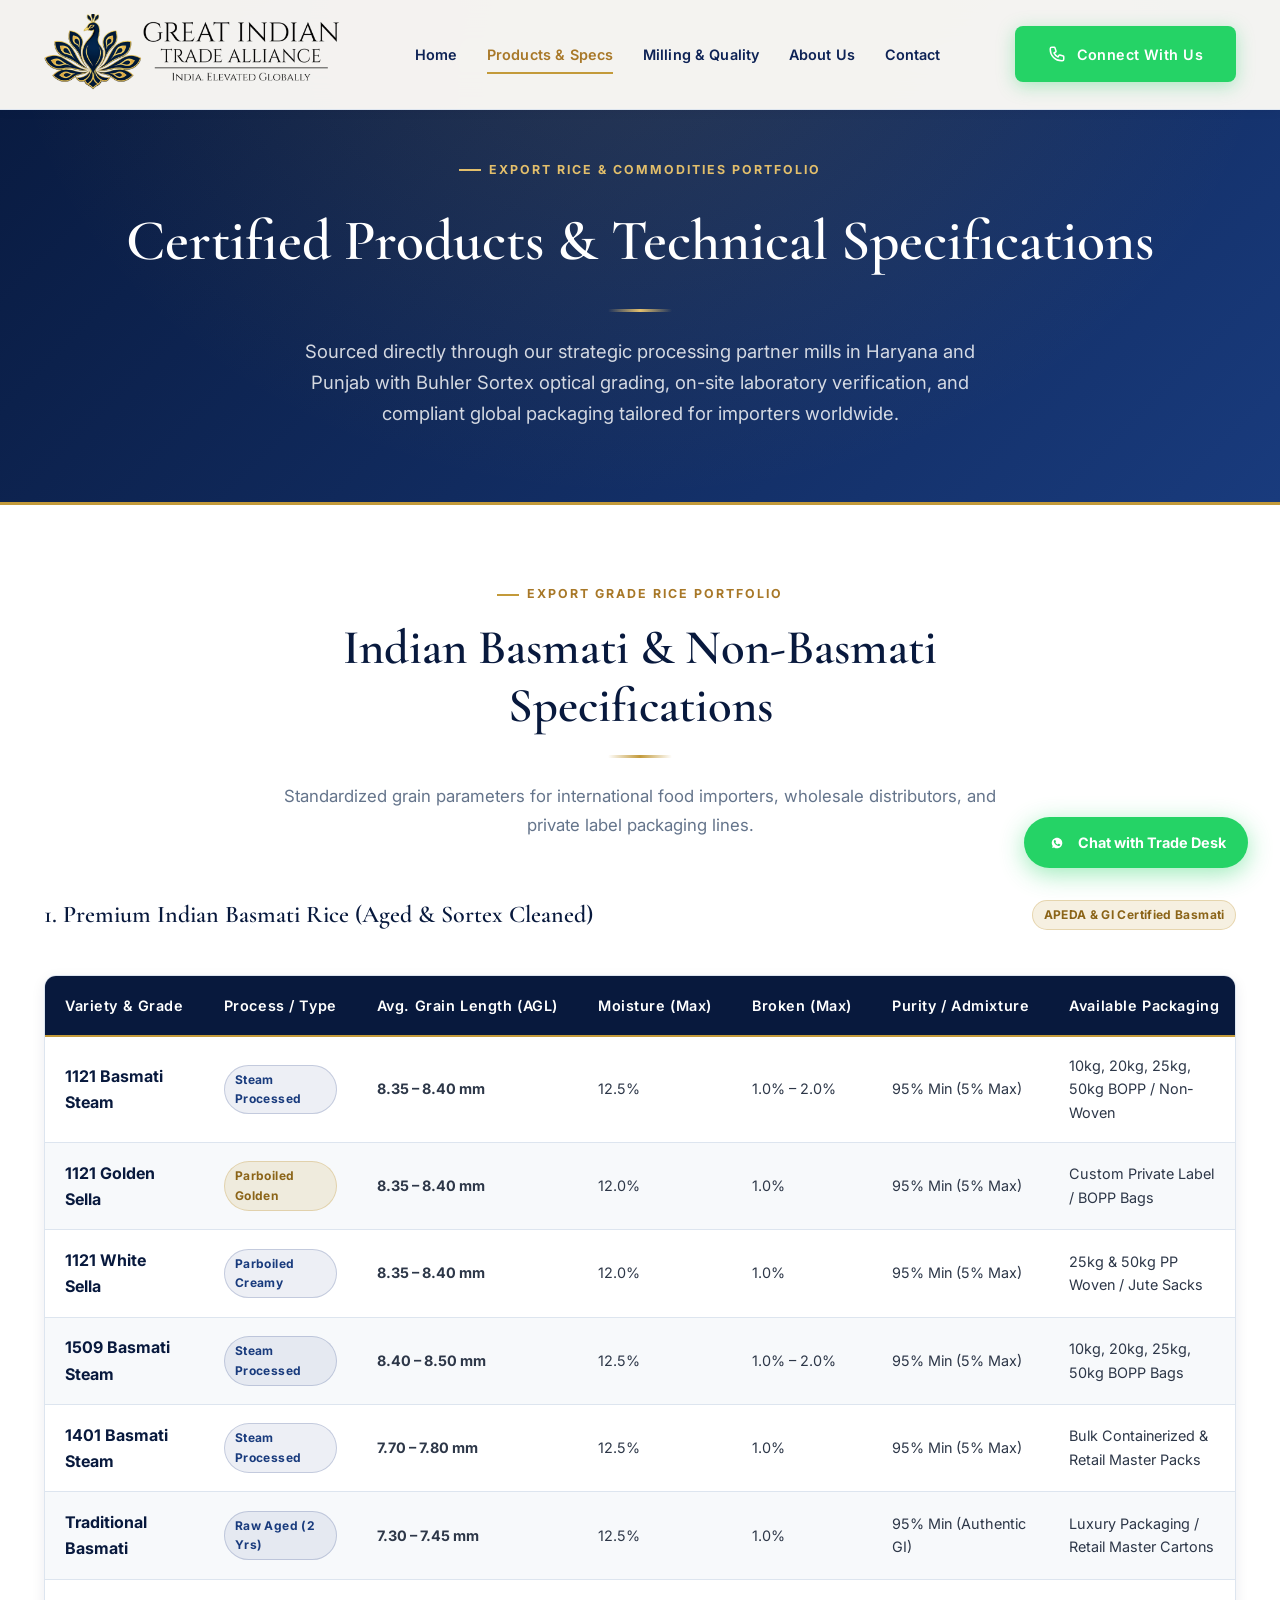
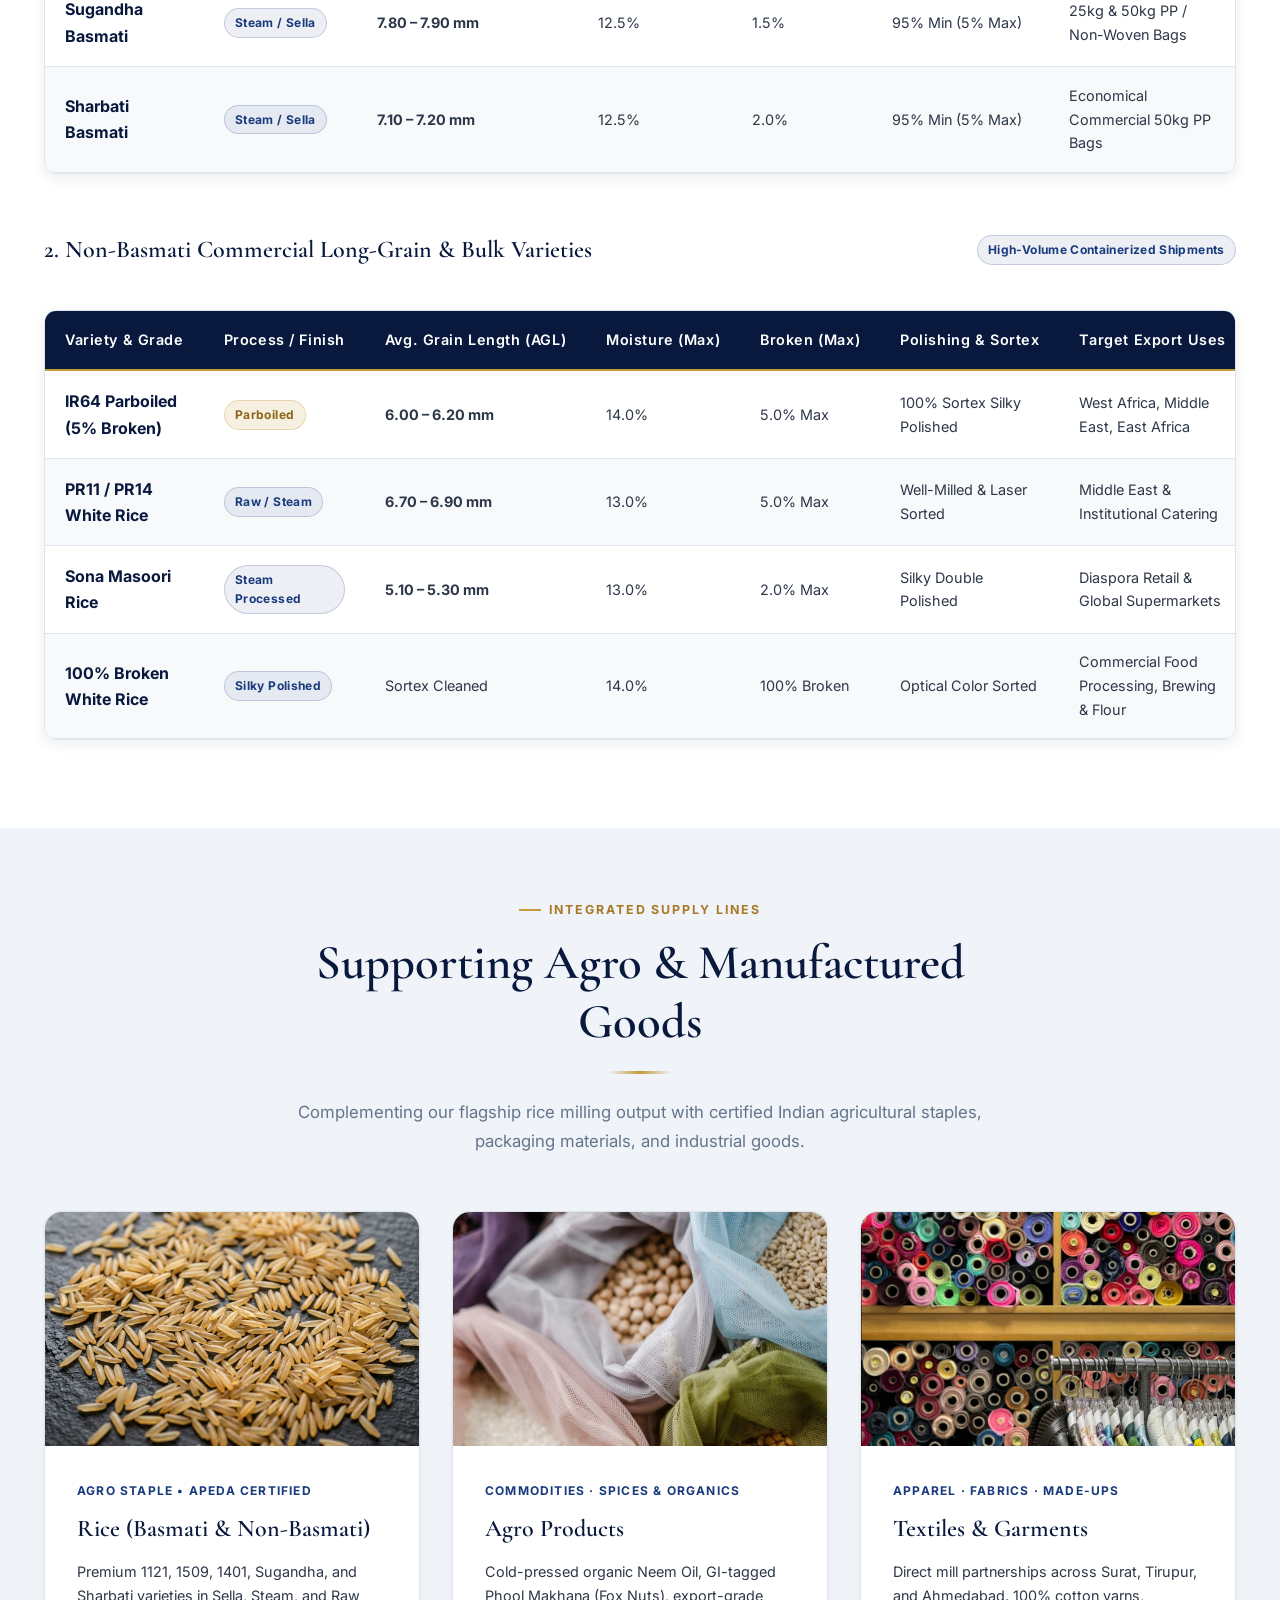
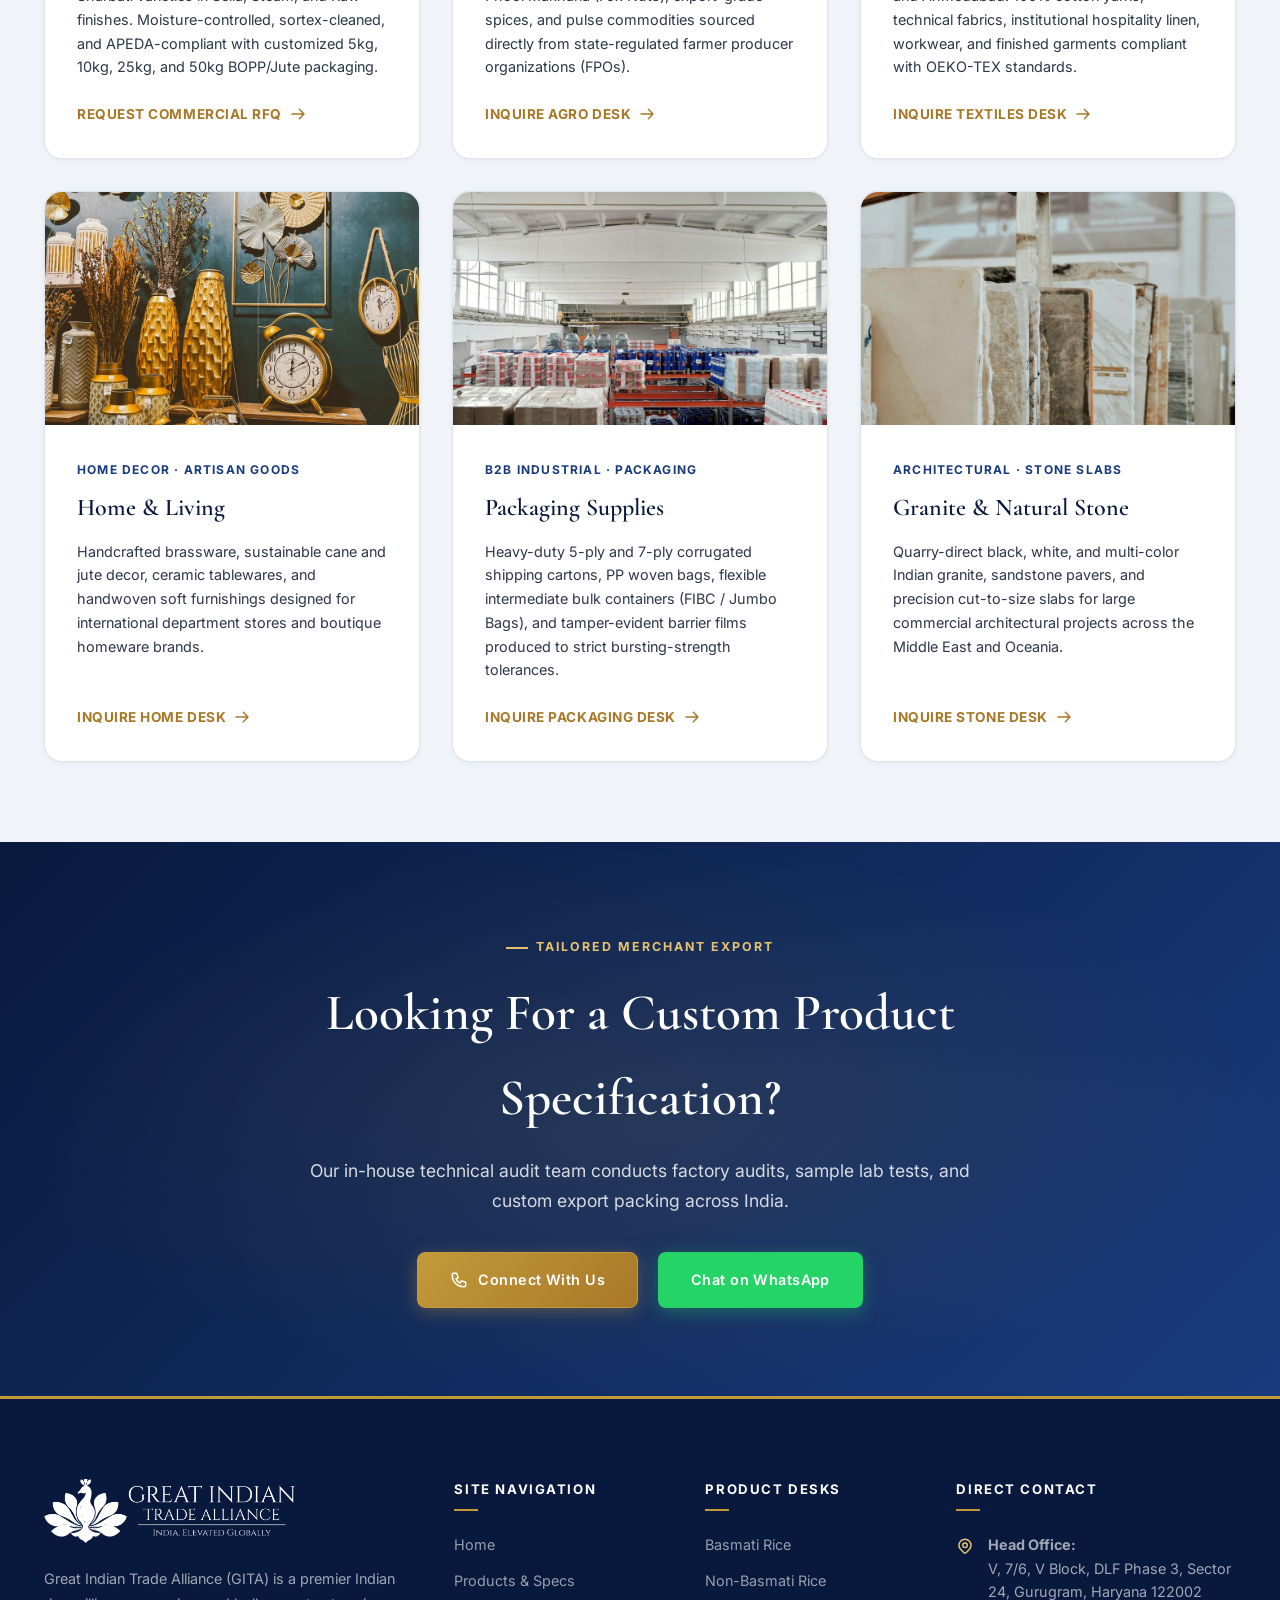
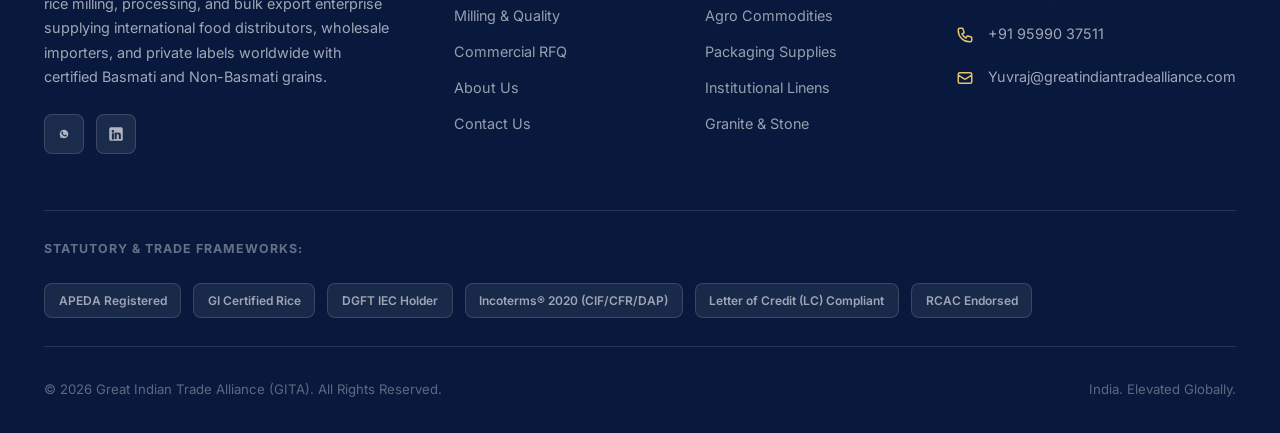
<file: products.html>
<!DOCTYPE html>
<html lang="en">
<head>
  <meta charset="UTF-8">
  <meta name="viewport" content="width=device-width, initial-scale=1.0, viewport-fit=cover">
  <meta name="theme-color" content="#08193D">
  <meta name="apple-mobile-web-app-capable" content="yes">
  <meta name="apple-mobile-web-app-status-bar-style" content="black-translucent">
  
  <title>Core Export Categories &amp; Products | Great Indian Trade Alliance (GITA)</title>
  <meta name="description" content="Explore GITA's core sourcing and export categories from India: Basmati & Non-Basmati Rice, Agro Commodities, Textiles, Industrial Packaging, and Natural Stone.">
  <meta name="keywords" content="GITA products, Indian export products, Rice export India, Agro products India, Textiles exporter India, Packaging supplies India, Granite stone India">
  
  <link rel="canonical" href="https://greatindiantradealliance.com/products.html">
  <meta property="og:type" content="website">
  <meta property="og:title" content="Export Products &amp; Categories | Great Indian Trade Alliance">
  <meta property="og:description" content="Verified Indian manufacturing network delivering export-grade commodities to international corridors.">
  <meta property="og:url" content="https://greatindiantradealliance.com/products.html">
  <meta property="og:image" content="images/hero-command-deck.jpg">
  
  <!-- Favicon -->
  <link rel="icon" type="image/jpeg" href="images/logo-emblem.jpg">
  
  <!-- Google Fonts: Cormorant Garamond & Inter -->
  <link rel="preconnect" href="https://fonts.googleapis.com">
  <link rel="preconnect" href="https://fonts.gstatic.com" crossorigin>
  <link href="https://fonts.googleapis.com/css2?family=Cormorant+Garamond:ital,wght@0,500;0,600;0,700;1,600&family=Inter:wght@400;500;600;700;800&display=swap" rel="stylesheet">
  
  <!-- Core Stylesheet -->
  <link rel="stylesheet" href="css/style.css">
</head>
<body>

  <!-- ==========================================================================
       HEADER & NAVIGATION
       ========================================================================== -->
  <header class="site-header">
    <div class="container nav-wrap">
      <a href="index.html" class="brand-logo" aria-label="Great Indian Trade Alliance Home">
        <img src="images/logo-cropped.png" alt="Great Indian Trade Alliance - India. Elevated Globally.">
      </a>
      
      <nav class="nav-menu" aria-label="Main Navigation">
        <a href="index.html" class="nav-link">Home</a>
        <a href="products.html" class="nav-link active">Products &amp; Specs</a>
        <a href="services.html" class="nav-link">Milling &amp; Quality</a>
        <a href="about.html" class="nav-link">About Us</a>
        <a href="contact.html" class="nav-link">Contact</a>
      </nav>

      <div class="nav-actions">
        <a href="tel:+919599037511" class="btn btn-whatsapp" title="Connect With GITA Trade Desk">
          <svg viewBox="0 0 24 24" fill="none" stroke="currentColor" stroke-width="2">
            <path stroke-linecap="round" stroke-linejoin="round" d="M3 5a2 2 0 012-2h3.28a1 1 0 01.948.684l1.498 4.493a1 1 0 01-.502 1.21l-2.257 1.13a11.042 11.042 0 005.516 5.516l1.13-2.257a1 1 0 011.21-.502l4.493 1.498a1 1 0 01.684.949V19a2 2 0 01-2 2h-1C9.716 21 3 14.284 3 6V5z" />
          </svg>
          <span>Connect With Us</span>
        </a>
        <button class="mobile-toggle" aria-label="Open navigation menu">
          <svg viewBox="0 0 24 24" fill="none" stroke="currentColor" stroke-width="2">
            <path stroke-linecap="round" stroke-linejoin="round" d="M4 6h16M4 12h16M4 18h16" />
          </svg>
        </button>
      </div>
    </div>
  </header>

  <!-- Mobile Drawer -->
  <div class="mobile-drawer-overlay"></div>
  <aside class="mobile-drawer">
    <div>
      <div class="drawer-header">
        <a href="index.html" class="brand-logo">
          <img src="images/logo-cropped.png" alt="GITA Logo" style="height: 56px;">
        </a>
        <button class="drawer-close" aria-label="Close navigation menu">
          <svg viewBox="0 0 24 24" fill="none" stroke="currentColor" stroke-width="2">
            <path stroke-linecap="round" stroke-linejoin="round" d="M6 18L18 6M6 6l12 12" />
          </svg>
        </button>
      </div>
      <nav class="drawer-links">
        <a href="index.html" class="drawer-link">Home</a>
        <a href="products.html" class="drawer-link active">Products &amp; Specs</a>
        <a href="services.html" class="drawer-link">Milling &amp; Quality</a>
        <a href="about.html" class="drawer-link">About Us</a>
        <a href="contact.html" class="drawer-link">Contact Desk</a>
      </nav>
    </div>
    <div class="drawer-footer">
      <a href="tel:+919599037511" class="btn btn-whatsapp" style="width: 100%; margin-bottom: 0.75rem;">
        <svg viewBox="0 0 24 24" fill="none" stroke="currentColor" stroke-width="2">
          <path stroke-linecap="round" stroke-linejoin="round" d="M3 5a2 2 0 012-2h3.28a1 1 0 01.948.684l1.498 4.493a1 1 0 01-.502 1.21l-2.257 1.13a11.042 11.042 0 005.516 5.516l1.13-2.257a1 1 0 011.21-.502l4.493 1.498a1 1 0 01.684.949V19a2 2 0 01-2 2h-1C9.716 21 3 14.284 3 6V5z" />
        </svg>
        <span>Connect With Us</span>
      </a>
      <a href="https://wa.me/919599037511?text=Hello%20GITA%20Trade%20Desk%2C%20I%20would%20like%20to%20inquire%20about%20importing%20from%20India." class="btn btn-outline" style="width: 100%;" target="_blank" rel="noopener noreferrer">
        <span>Chat on WhatsApp</span>
      </a>
    </div>
  </aside>

  <!-- ==========================================================================
       PAGE BANNER
       ========================================================================== -->
  <header class="page-header-banner">
    <div class="container">
      <span class="eyebrow">Export Rice &amp; Commodities Portfolio</span>
      <h1>Certified Products &amp; Technical Specifications</h1>
      <div class="gold-divider"></div>
      <p>
        Sourced directly through our strategic processing partner mills in Haryana and Punjab with Buhler Sortex optical grading, on-site laboratory verification, and compliant global packaging tailored for importers worldwide.
      </p>
    </div>
  </header>

  <!-- ==========================================================================
       TECHNICAL SPECIFICATIONS MATRIX (RICE MASTER GLOBAL & IREF BENCHMARK)
       ========================================================================== -->
  <section class="section-white" style="padding: 4.5rem 0 2rem;">
    <div class="container">
      <div class="section-header">
        <span class="eyebrow">Export Grade Rice Portfolio</span>
        <h2 class="heading-section">Indian Basmati &amp; Non-Basmati Specifications</h2>
        <div class="gold-divider"></div>
        <p>
          Standardized grain parameters for international food importers, wholesale distributors, and private label packaging lines.
        </p>
      </div>

      <!-- Basmati Varieties Specification Table -->
      <div style="display: flex; align-items: center; justify-content: space-between; margin-top: 2rem; flex-wrap: wrap; gap: 1rem;">
        <h3 style="font-family: var(--font-serif); font-size: 1.5rem; color: var(--navy-900); font-weight: 600;">
          1. Premium Indian Basmati Rice (Aged &amp; Sortex Cleaned)
        </h3>
        <span class="spec-badge spec-badge-gold">APEDA &amp; GI Certified Basmati</span>
      </div>

      <div class="specs-table-wrap">
        <table class="specs-table">
          <thead>
            <tr>
              <th>Variety &amp; Grade</th>
              <th>Process / Type</th>
              <th>Avg. Grain Length (AGL)</th>
              <th>Moisture (Max)</th>
              <th>Broken (Max)</th>
              <th>Purity / Admixture</th>
              <th>Available Packaging</th>
              <th>Commercial Quote</th>
            </tr>
          </thead>
          <tbody>
            <tr>
              <td><span class="spec-variety-name">1121 Basmati Steam</span></td>
              <td><span class="spec-badge">Steam Processed</span></td>
              <td><strong>8.35 – 8.40 mm</strong></td>
              <td>12.5%</td>
              <td>1.0% – 2.0%</td>
              <td>95% Min (5% Max)</td>
              <td>10kg, 20kg, 25kg, 50kg BOPP / Non-Woven</td>
              <td><a href="index.html#rfq" class="cat-link" style="font-size: 0.825rem;">Request Quote &rarr;</a></td>
            </tr>
            <tr>
              <td><span class="spec-variety-name">1121 Golden Sella</span></td>
              <td><span class="spec-badge spec-badge-gold">Parboiled Golden</span></td>
              <td><strong>8.35 – 8.40 mm</strong></td>
              <td>12.0%</td>
              <td>1.0%</td>
              <td>95% Min (5% Max)</td>
              <td>Custom Private Label / BOPP Bags</td>
              <td><a href="index.html#rfq" class="cat-link" style="font-size: 0.825rem;">Request Quote &rarr;</a></td>
            </tr>
            <tr>
              <td><span class="spec-variety-name">1121 White Sella</span></td>
              <td><span class="spec-badge">Parboiled Creamy</span></td>
              <td><strong>8.35 – 8.40 mm</strong></td>
              <td>12.0%</td>
              <td>1.0%</td>
              <td>95% Min (5% Max)</td>
              <td>25kg &amp; 50kg PP Woven / Jute Sacks</td>
              <td><a href="index.html#rfq" class="cat-link" style="font-size: 0.825rem;">Request Quote &rarr;</a></td>
            </tr>
            <tr>
              <td><span class="spec-variety-name">1509 Basmati Steam</span></td>
              <td><span class="spec-badge">Steam Processed</span></td>
              <td><strong>8.40 – 8.50 mm</strong></td>
              <td>12.5%</td>
              <td>1.0% – 2.0%</td>
              <td>95% Min (5% Max)</td>
              <td>10kg, 20kg, 25kg, 50kg BOPP Bags</td>
              <td><a href="index.html#rfq" class="cat-link" style="font-size: 0.825rem;">Request Quote &rarr;</a></td>
            </tr>
            <tr>
              <td><span class="spec-variety-name">1401 Basmati Steam</span></td>
              <td><span class="spec-badge">Steam Processed</span></td>
              <td><strong>7.70 – 7.80 mm</strong></td>
              <td>12.5%</td>
              <td>1.0%</td>
              <td>95% Min (5% Max)</td>
              <td>Bulk Containerized &amp; Retail Master Packs</td>
              <td><a href="index.html#rfq" class="cat-link" style="font-size: 0.825rem;">Request Quote &rarr;</a></td>
            </tr>
            <tr>
              <td><span class="spec-variety-name">Traditional Basmati</span></td>
              <td><span class="spec-badge">Raw Aged (2 Yrs)</span></td>
              <td><strong>7.30 – 7.45 mm</strong></td>
              <td>12.5%</td>
              <td>1.0%</td>
              <td>95% Min (Authentic GI)</td>
              <td>Luxury Packaging / Retail Master Cartons</td>
              <td><a href="index.html#rfq" class="cat-link" style="font-size: 0.825rem;">Request Quote &rarr;</a></td>
            </tr>
            <tr>
              <td><span class="spec-variety-name">Sugandha Basmati</span></td>
              <td><span class="spec-badge">Steam / Sella</span></td>
              <td><strong>7.80 – 7.90 mm</strong></td>
              <td>12.5%</td>
              <td>1.5%</td>
              <td>95% Min (5% Max)</td>
              <td>25kg &amp; 50kg PP / Non-Woven Bags</td>
              <td><a href="index.html#rfq" class="cat-link" style="font-size: 0.825rem;">Request Quote &rarr;</a></td>
            </tr>
            <tr>
              <td><span class="spec-variety-name">Sharbati Basmati</span></td>
              <td><span class="spec-badge">Steam / Sella</span></td>
              <td><strong>7.10 – 7.20 mm</strong></td>
              <td>12.5%</td>
              <td>2.0%</td>
              <td>95% Min (5% Max)</td>
              <td>Economical Commercial 50kg PP Bags</td>
              <td><a href="index.html#rfq" class="cat-link" style="font-size: 0.825rem;">Request Quote &rarr;</a></td>
            </tr>
          </tbody>
        </table>
      </div>

      <!-- Non-Basmati Commercial Bulk Varieties Table -->
      <div style="display: flex; align-items: center; justify-content: space-between; margin-top: 1rem; flex-wrap: wrap; gap: 1rem;">
        <h3 style="font-family: var(--font-serif); font-size: 1.5rem; color: var(--navy-900); font-weight: 600;">
          2. Non-Basmati Commercial Long-Grain &amp; Bulk Varieties
        </h3>
        <span class="spec-badge">High-Volume Containerized Shipments</span>
      </div>

      <div class="specs-table-wrap">
        <table class="specs-table">
          <thead>
            <tr>
              <th>Variety &amp; Grade</th>
              <th>Process / Finish</th>
              <th>Avg. Grain Length (AGL)</th>
              <th>Moisture (Max)</th>
              <th>Broken (Max)</th>
              <th>Polishing &amp; Sortex</th>
              <th>Target Export Uses</th>
              <th>Commercial Quote</th>
            </tr>
          </thead>
          <tbody>
            <tr>
              <td><span class="spec-variety-name">IR64 Parboiled (5% Broken)</span></td>
              <td><span class="spec-badge spec-badge-gold">Parboiled</span></td>
              <td><strong>6.00 – 6.20 mm</strong></td>
              <td>14.0%</td>
              <td>5.0% Max</td>
              <td>100% Sortex Silky Polished</td>
              <td>West Africa, Middle East, East Africa</td>
              <td><a href="index.html#rfq" class="cat-link" style="font-size: 0.825rem;">Request Quote &rarr;</a></td>
            </tr>
            <tr>
              <td><span class="spec-variety-name">PR11 / PR14 White Rice</span></td>
              <td><span class="spec-badge">Raw / Steam</span></td>
              <td><strong>6.70 – 6.90 mm</strong></td>
              <td>13.0%</td>
              <td>5.0% Max</td>
              <td>Well-Milled &amp; Laser Sorted</td>
              <td>Middle East &amp; Institutional Catering</td>
              <td><a href="index.html#rfq" class="cat-link" style="font-size: 0.825rem;">Request Quote &rarr;</a></td>
            </tr>
            <tr>
              <td><span class="spec-variety-name">Sona Masoori Rice</span></td>
              <td><span class="spec-badge">Steam Processed</span></td>
              <td><strong>5.10 – 5.30 mm</strong></td>
              <td>13.0%</td>
              <td>2.0% Max</td>
              <td>Silky Double Polished</td>
              <td>Diaspora Retail &amp; Global Supermarkets</td>
              <td><a href="index.html#rfq" class="cat-link" style="font-size: 0.825rem;">Request Quote &rarr;</a></td>
            </tr>
            <tr>
              <td><span class="spec-variety-name">100% Broken White Rice</span></td>
              <td><span class="spec-badge">Silky Polished</span></td>
              <td>Sortex Cleaned</td>
              <td>14.0%</td>
              <td>100% Broken</td>
              <td>Optical Color Sorted</td>
              <td>Commercial Food Processing, Brewing &amp; Flour</td>
              <td><a href="index.html#rfq" class="cat-link" style="font-size: 0.825rem;">Request Quote &rarr;</a></td>
            </tr>
          </tbody>
        </table>
      </div>
    </div>
  </section>

  <!-- ==========================================================================
       SECONDARY COMMODITY CATALOG
       ========================================================================== -->
  <section class="section-alt" style="padding: 4rem 0 5rem;">
    <div class="container">
      <div class="section-header">
        <span class="eyebrow">Integrated Supply Lines</span>
        <h2 class="heading-section">Supporting Agro &amp; Manufactured Goods</h2>
        <div class="gold-divider"></div>
        <p>
          Complementing our flagship rice milling output with certified Indian agricultural staples, packaging materials, and industrial goods.
        </p>
      </div>
      <div class="category-grid">
        <!-- 1. Rice -->
        <article class="cat-card" id="rice">
          <div class="cat-card-img-wrap">
            <img src="images/rice-1121-golden-sella.jpg" alt="Indian Export Rice varieties" loading="lazy">
          </div>
          <div class="cat-card-body">
            <span class="cat-tag">Agro Staple &bull; APEDA Certified</span>
            <h3>Rice (Basmati &amp; Non-Basmati)</h3>
            <p>
              Premium 1121, 1509, 1401, Sugandha, and Sharbati varieties in Sella, Steam, and Raw finishes. Moisture-controlled, sortex-cleaned, and APEDA-compliant with customized 5kg, 10kg, 25kg, and 50kg BOPP/Jute packaging.
            </p>
            <a href="index.html#rfq" class="cat-link">
              <span>Request Commercial RFQ</span>
              <svg viewBox="0 0 24 24" fill="none" stroke="currentColor" stroke-width="2.2">
                <path stroke-linecap="round" stroke-linejoin="round" d="M14 5l7 7m0 0l-7 7m7-7H3" />
              </svg>
            </a>
          </div>
        </article>

        <!-- 2. Agro Products -->
        <article class="cat-card" id="agro">
          <div class="cat-card-img-wrap">
            <img src="images/cat-agro-staples.jpg" alt="Indian Agricultural Commodities" loading="lazy">
          </div>
          <div class="cat-card-body">
            <span class="cat-tag">Commodities · Spices &amp; Organics</span>
            <h3>Agro Products</h3>
            <p>
              Cold-pressed organic Neem Oil, GI-tagged Phool Makhana (Fox Nuts), export-grade spices, and pulse commodities sourced directly from state-regulated farmer producer organizations (FPOs).
            </p>
            <a href="contact.html" class="cat-link">
              <span>Inquire Agro Desk</span>
              <svg viewBox="0 0 24 24" fill="none" stroke="currentColor" stroke-width="2.2">
                <path stroke-linecap="round" stroke-linejoin="round" d="M14 5l7 7m0 0l-7 7m7-7H3" />
              </svg>
            </a>
          </div>
        </article>

        <!-- 3. Textiles & Garments -->
        <article class="cat-card" id="textiles">
          <div class="cat-card-img-wrap">
            <img src="images/cat-textiles-apparel.jpg" alt="Indian Textiles and Apparel Manufacturing" loading="lazy">
          </div>
          <div class="cat-card-body">
            <span class="cat-tag">Apparel · Fabrics · Made-Ups</span>
            <h3>Textiles &amp; Garments</h3>
            <p>
              Direct mill partnerships across Surat, Tirupur, and Ahmedabad. 100% cotton yarns, technical fabrics, institutional hospitality linen, workwear, and finished garments compliant with OEKO-TEX standards.
            </p>
            <a href="contact.html" class="cat-link">
              <span>Inquire Textiles Desk</span>
              <svg viewBox="0 0 24 24" fill="none" stroke="currentColor" stroke-width="2.2">
                <path stroke-linecap="round" stroke-linejoin="round" d="M14 5l7 7m0 0l-7 7m7-7H3" />
              </svg>
            </a>
          </div>
        </article>

        <!-- 4. Home & Living -->
        <article class="cat-card" id="home-living">
          <div class="cat-card-img-wrap">
            <img src="images/cat-home-living.jpg" alt="Artisan Home and Living Exports" loading="lazy">
          </div>
          <div class="cat-card-body">
            <span class="cat-tag">Home Decor · Artisan Goods</span>
            <h3>Home &amp; Living</h3>
            <p>
              Handcrafted brassware, sustainable cane and jute decor, ceramic tablewares, and handwoven soft furnishings designed for international department stores and boutique homeware brands.
            </p>
            <a href="contact.html" class="cat-link">
              <span>Inquire Home Desk</span>
              <svg viewBox="0 0 24 24" fill="none" stroke="currentColor" stroke-width="2.2">
                <path stroke-linecap="round" stroke-linejoin="round" d="M14 5l7 7m0 0l-7 7m7-7H3" />
              </svg>
            </a>
          </div>
        </article>

        <!-- 5. Packaging Supplies -->
        <article class="cat-card" id="packaging">
          <div class="cat-card-img-wrap">
            <img src="images/cat-packaging.jpg" alt="Industrial Packaging and Corrugated Solutions" loading="lazy">
          </div>
          <div class="cat-card-body">
            <span class="cat-tag">B2B Industrial · Packaging</span>
            <h3>Packaging Supplies</h3>
            <p>
              Heavy-duty 5-ply and 7-ply corrugated shipping cartons, PP woven bags, flexible intermediate bulk containers (FIBC / Jumbo Bags), and tamper-evident barrier films produced to strict bursting-strength tolerances.
            </p>
            <a href="contact.html" class="cat-link">
              <span>Inquire Packaging Desk</span>
              <svg viewBox="0 0 24 24" fill="none" stroke="currentColor" stroke-width="2.2">
                <path stroke-linecap="round" stroke-linejoin="round" d="M14 5l7 7m0 0l-7 7m7-7H3" />
              </svg>
            </a>
          </div>
        </article>

        <!-- 6. Granite & Natural Stone -->
        <article class="cat-card" id="stone">
          <div class="cat-card-img-wrap">
            <img src="images/cat-stone-marble.jpg" alt="Indian Natural Stone and Granite" loading="lazy">
          </div>
          <div class="cat-card-body">
            <span class="cat-tag">Architectural · Stone Slabs</span>
            <h3>Granite &amp; Natural Stone</h3>
            <p>
              Quarry-direct black, white, and multi-color Indian granite, sandstone pavers, and precision cut-to-size slabs for large commercial architectural projects across the Middle East and Oceania.
            </p>
            <a href="contact.html" class="cat-link">
              <span>Inquire Stone Desk</span>
              <svg viewBox="0 0 24 24" fill="none" stroke="currentColor" stroke-width="2.2">
                <path stroke-linecap="round" stroke-linejoin="round" d="M14 5l7 7m0 0l-7 7m7-7H3" />
              </svg>
            </a>
          </div>
        </article>
      </div>
    </div>
  </section>

  <!-- ==========================================================================
       CTA BANNER
       ========================================================================== -->
  <section class="cta-banner">
    <div class="container cta-banner-content">
      <span class="eyebrow">Tailored Merchant Export</span>
      <h2>Looking For a Custom Product Specification?</h2>
      <p>
        Our in-house technical audit team conducts factory audits, sample lab tests, and custom export packing across India.
      </p>
      <div class="cta-actions-row">
        <a href="tel:+919599037511" class="btn btn-primary">
          <svg viewBox="0 0 24 24" fill="none" stroke="currentColor" stroke-width="2">
            <path stroke-linecap="round" stroke-linejoin="round" d="M3 5a2 2 0 012-2h3.28a1 1 0 01.948.684l1.498 4.493a1 1 0 01-.502 1.21l-2.257 1.13a11.042 11.042 0 005.516 5.516l1.13-2.257a1 1 0 011.21-.502l4.493 1.498a1 1 0 01.684.949V19a2 2 0 01-2 2h-1C9.716 21 3 14.284 3 6V5z" />
          </svg>
          <span>Connect With Us</span>
        </a>
        <a href="https://wa.me/919599037511?text=Hello%20GITA%20Trade%20Desk%2C%20I%20would%20like%20to%20inquire%20about%20a%20custom%20export%20requirement." class="btn btn-whatsapp" target="_blank" rel="noopener noreferrer">
          <span>Chat on WhatsApp</span>
        </a>
      </div>
    </div>
  </section>

  <!-- ==========================================================================
       FOOTER
       ========================================================================== -->
  <footer class="site-footer">
    <div class="container">
      <div class="footer-top">
        <div class="footer-brand">
          <img src="images/logo-cropped.png" alt="Great Indian Trade Alliance Logo">
          <p class="footer-about-text">
            Great Indian Trade Alliance (GITA) is a premier Indian rice milling, processing, and bulk export enterprise supplying international food distributors, wholesale importers, and private labels worldwide with certified Basmati and Non-Basmati grains.
          </p>
          <div class="footer-social-links">
            <a href="https://wa.me/919599037511" class="footer-social-item" title="WhatsApp" target="_blank" rel="noopener noreferrer">
              <svg viewBox="0 0 24 24" fill="currentColor">
                <path d="M12.031 6.172c-3.181 0-5.767 2.586-5.768 5.766-.001 1.298.38 2.27 1.019 3.287l-.582 2.128 2.182-.573c.978.58 1.911.928 3.145.929 3.178 0 5.767-2.587 5.768-5.766.001-3.187-2.575-5.77-5.764-5.771zm3.392 8.244c-.144.405-.837.774-1.17.824-.299.045-.677.063-1.092-.069-.252-.08-.575-.187-.988-.365-1.739-.751-2.874-2.502-2.961-2.617-.087-.116-.708-.94-.708-1.793s.448-1.273.607-1.446c.159-.173.346-.217.462-.217l.332.007c.106.005.249-.04.39.298.144.347.491 1.2.534 1.287.043.087.072.188.014.304-.058.116-.087.188-.173.289l-.26.304c-.087.086-.177.18-.076.354.101.174.449.741.964 1.2.662.589 1.221.771 1.394.858.173.086.274.072.375-.043s.433-.505.549-.679c.116-.173.231-.145.39-.087s1.011.477 1.184.564.289.13.332.203c.043.071.043.417-.101.822z"/>
              </svg>
            </a>
            <a href="https://linkedin.com/company/great-indian-trade-alliance" class="footer-social-item" title="LinkedIn" target="_blank" rel="noopener noreferrer">
              <svg viewBox="0 0 24 24" fill="currentColor">
                <path d="M19 3a2 2 0 0 1 2 2v14a2 2 0 0 1-2 2H5a2 2 0 0 1-2-2V5a2 2 0 0 1 2-2h14m-.5 15.5v-5.3a3.26 3.26 0 0 0-3.26-3.26c-.85 0-1.84.52-2.28 1.3v-1.11h-2.79v8.37h2.79v-4.93c0-.77.62-1.4 1.39-1.4a1.4 1.4 0 0 1 1.4 1.4v4.93h2.75M6.46 10.9v8.37H9.2V10.9H6.46M7.83 6.64c-.92 0-1.66.74-1.66 1.66 0 .92.74 1.66 1.66 1.66.92 0 1.66-.74 1.66-1.66 0-.92-.74-1.66-1.66-1.66Z"/>
              </svg>
            </a>
          </div>
        </div>

        <div class="footer-col">
          <h5>Site Navigation</h5>
          <ul class="footer-links-list">
            <li><a href="index.html">Home</a></li>
            <li><a href="products.html">Products &amp; Specs</a></li>
            <li><a href="services.html">Milling &amp; Quality</a></li>
            <li><a href="index.html#rfq">Commercial RFQ</a></li>
            <li><a href="about.html">About Us</a></li>
            <li><a href="contact.html">Contact Us</a></li>
          </ul>
        </div>

        <div class="footer-col">
          <h5>Product Desks</h5>
          <ul class="footer-links-list">
            <li><a href="products.html#rice">Basmati Rice</a></li>
            <li><a href="products.html#rice">Non-Basmati Rice</a></li>
            <li><a href="products.html#agro">Agro Commodities</a></li>
            <li><a href="products.html#packaging">Packaging Supplies</a></li>
            <li><a href="products.html#textiles">Institutional Linens</a></li>
            <li><a href="products.html#stone">Granite &amp; Stone</a></li>
          </ul>
        </div>

        <div class="footer-col">
          <h5>Direct Contact</h5>
          <div class="footer-contact-list">
            <div class="footer-contact-item">
              <svg viewBox="0 0 24 24" fill="none" stroke="currentColor" stroke-width="2">
                <path stroke-linecap="round" stroke-linejoin="round" d="M17.657 16.657L13.414 20.9a1.998 1.998 0 01-2.827 0l-4.244-4.243a8 8 0 1111.314 0z" />
                <path stroke-linecap="round" stroke-linejoin="round" d="M15 11a3 3 0 11-6 0 3 3 0 016 0z" />
              </svg>
              <span>
                <strong>Head Office:</strong><br>
                V, 7/6, V Block, DLF Phase 3, Sector 24, Gurugram, Haryana 122002
              </span>
            </div>

            <div class="footer-contact-item">
              <svg viewBox="0 0 24 24" fill="none" stroke="currentColor" stroke-width="2">
                <path stroke-linecap="round" stroke-linejoin="round" d="M3 5a2 2 0 012-2h3.28a1 1 0 01.948.684l1.498 4.493a1 1 0 01-.502 1.21l-2.257 1.13a11.042 11.042 0 005.516 5.516l1.13-2.257a1 1 0 011.21-.502l4.493 1.498a1 1 0 01.684.949V19a2 2 0 01-2 2h-1C9.716 21 3 14.284 3 6V5z" />
              </svg>
              <a href="tel:+919599037511">+91 95990 37511</a>
            </div>

            <div class="footer-contact-item">
              <svg viewBox="0 0 24 24" fill="none" stroke="currentColor" stroke-width="2">
                <path stroke-linecap="round" stroke-linejoin="round" d="M3 8l7.89 5.26a2 2 0 002.22 0L21 8M5 19h14a2 2 0 002-2V7a2 2 0 00-2-2H5a2 2 0 00-2 2v10a2 2 0 002 2z" />
              </svg>
              <a href="mailto:Yuvraj@greatindiantradealliance.com">Yuvraj@greatindiantradealliance.com</a>
            </div>
          </div>
        </div>
      </div>

      <div class="footer-compliance">
        <span class="compliance-label">Statutory &amp; Trade Frameworks:</span>
        <div class="compliance-tags">
          <span class="compliance-tag">APEDA Registered</span>
          <span class="compliance-tag">GI Certified Rice</span>
          <span class="compliance-tag">DGFT IEC Holder</span>
          <span class="compliance-tag">Incoterms® 2020 (CIF/CFR/DAP)</span>
          <span class="compliance-tag">Letter of Credit (LC) Compliant</span>
          <span class="compliance-tag">RCAC Endorsed</span>
        </div>
      </div>

      <div class="footer-bottom">
        <p>&copy; 2026 Great Indian Trade Alliance (GITA). All Rights Reserved.</p>
        <p>India. Elevated Globally.</p>
      </div>
    </div>
  </footer>

  <!-- Floating WhatsApp CTA -->
  <a href="https://wa.me/919599037511?text=Hello%20GITA%20Trade%20Desk%2C%20I%20would%20like%20to%20inquire%20about%20importing%20from%20India." class="whatsapp-float-btn" aria-label="Chat directly on WhatsApp" target="_blank" rel="noopener noreferrer">
    <svg viewBox="0 0 24 24">
      <path d="M12.031 6.172c-3.181 0-5.767 2.586-5.768 5.766-.001 1.298.38 2.27 1.019 3.287l-.582 2.128 2.182-.573c.978.58 1.911.928 3.145.929 3.178 0 5.767-2.587 5.768-5.766.001-3.187-2.575-5.77-5.764-5.771zm3.392 8.244c-.144.405-.837.774-1.17.824-.299.045-.677.063-1.092-.069-.252-.08-.575-.187-.988-.365-1.739-.751-2.874-2.502-2.961-2.617-.087-.116-.708-.94-.708-1.793s.448-1.273.607-1.446c.159-.173.346-.217.462-.217l.332.007c.106.005.249-.04.39.298.144.347.491 1.2.534 1.287.043.087.072.188.014.304-.058.116-.087.188-.173.289l-.26.304c-.087.086-.177.18-.076.354.101.174.449.741.964 1.2.662.589 1.221.771 1.394.858.173.086.274.072.375-.043s.433-.505.549-.679c.116-.173.231-.145.39-.087s1.011.477 1.184.564.289.13.332.203c.043.071.043.417-.101.822z"/>
    </svg>
    <span>Chat with Trade Desk</span>
  </a>

  <!-- Shared Component Scripts -->
  <script src="js/components.js"></script>
</body>
</html>
</file>
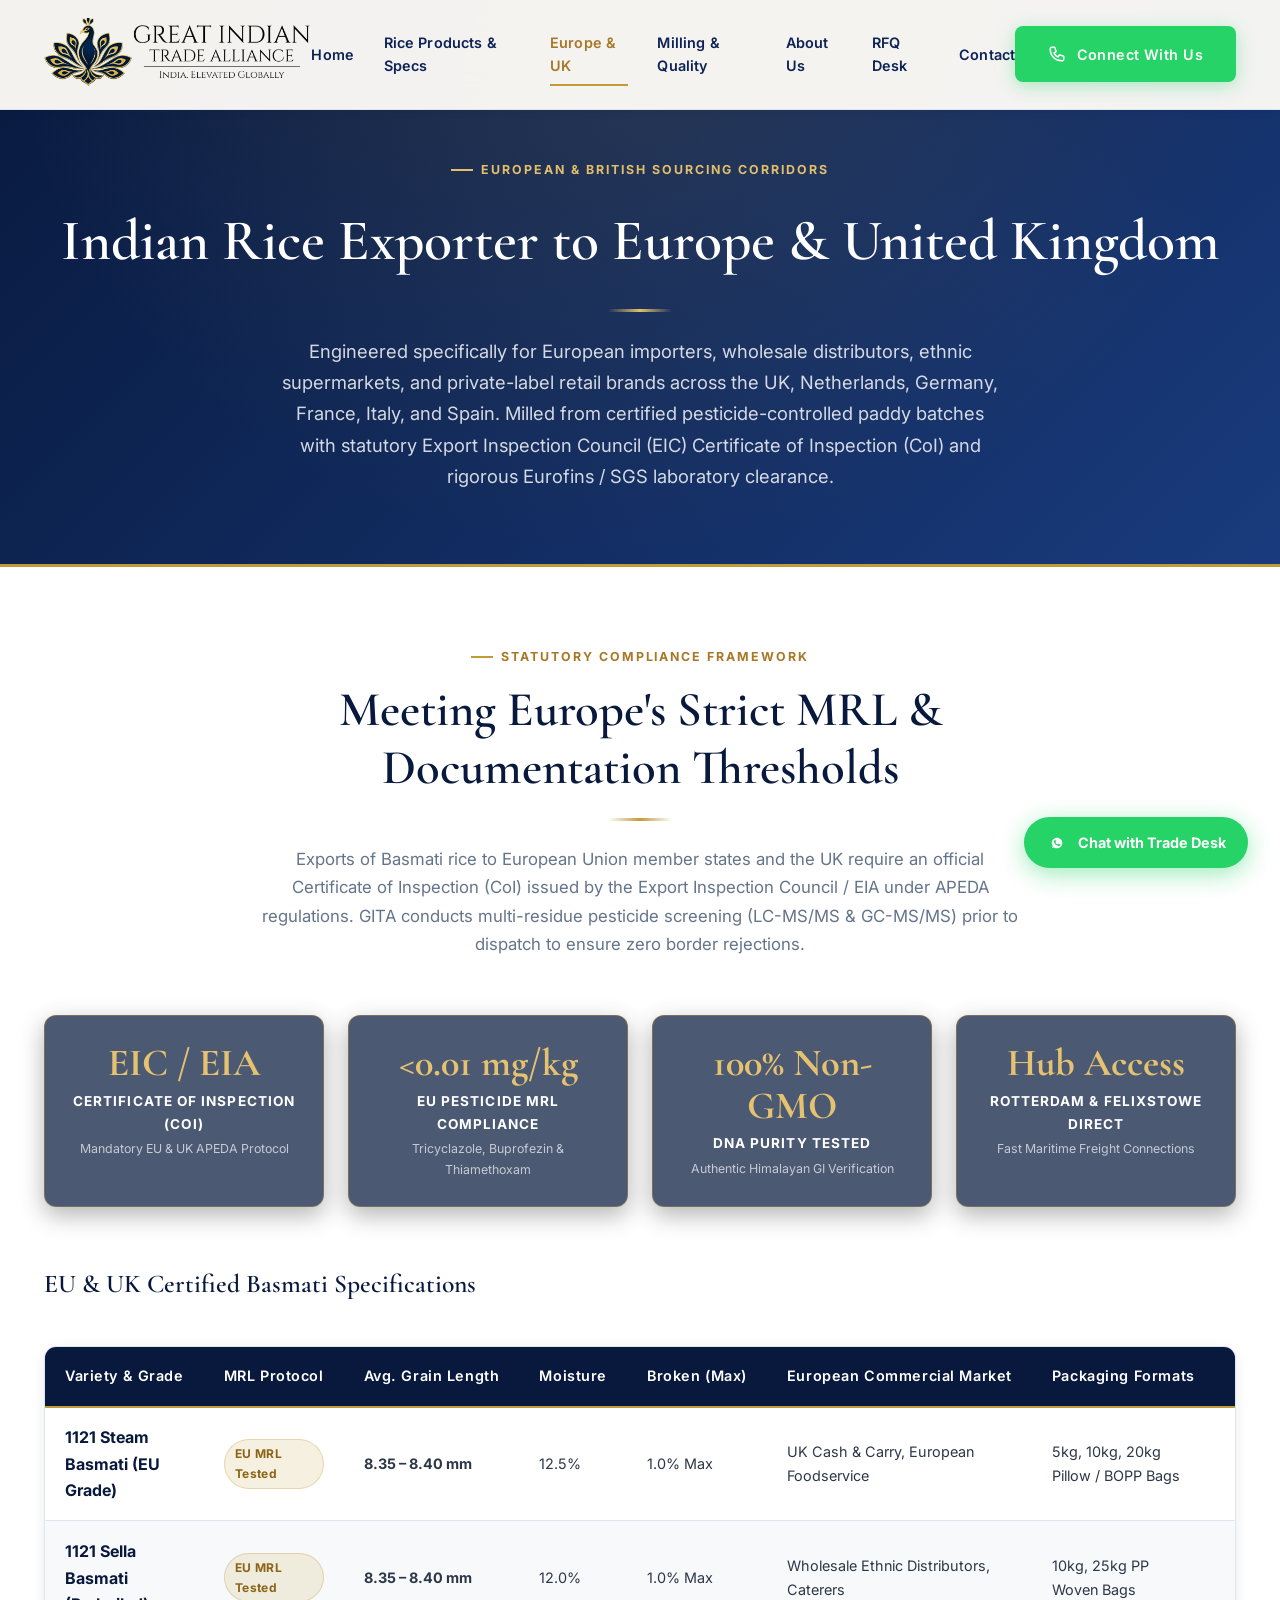
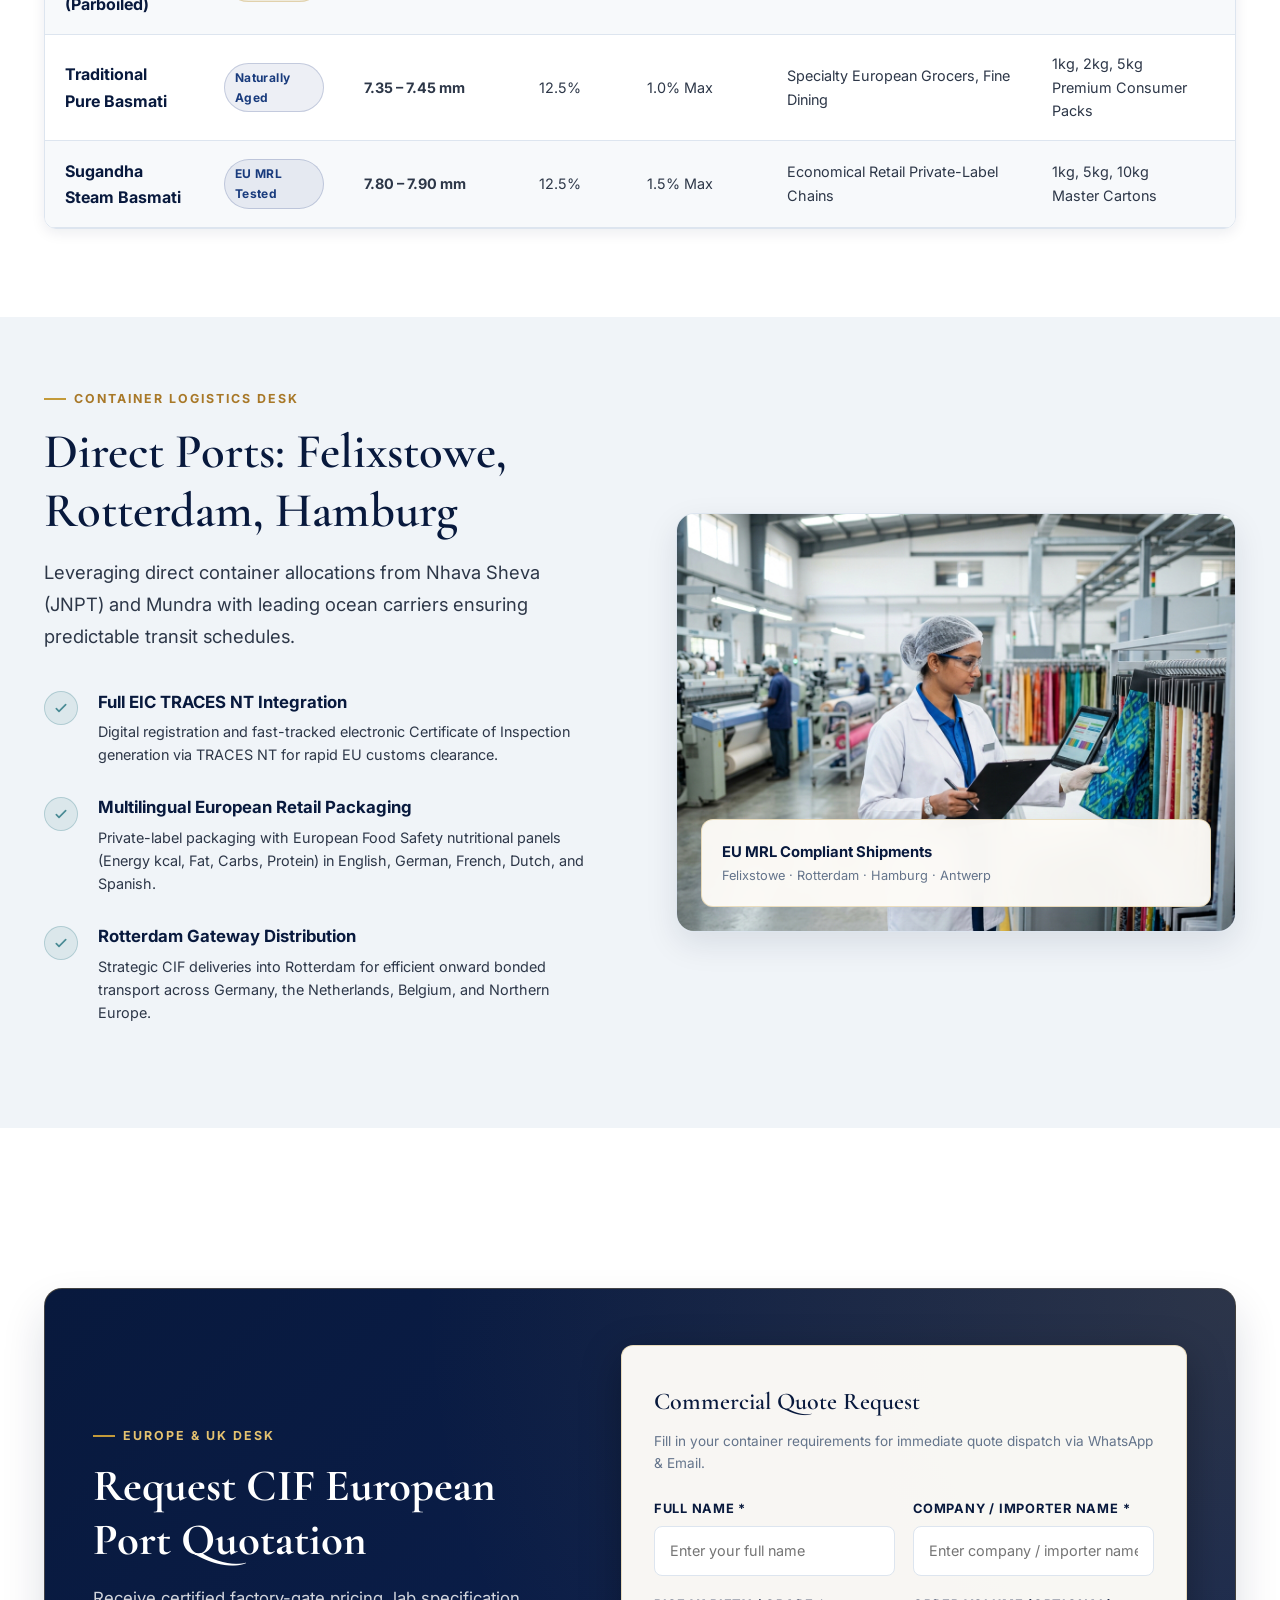
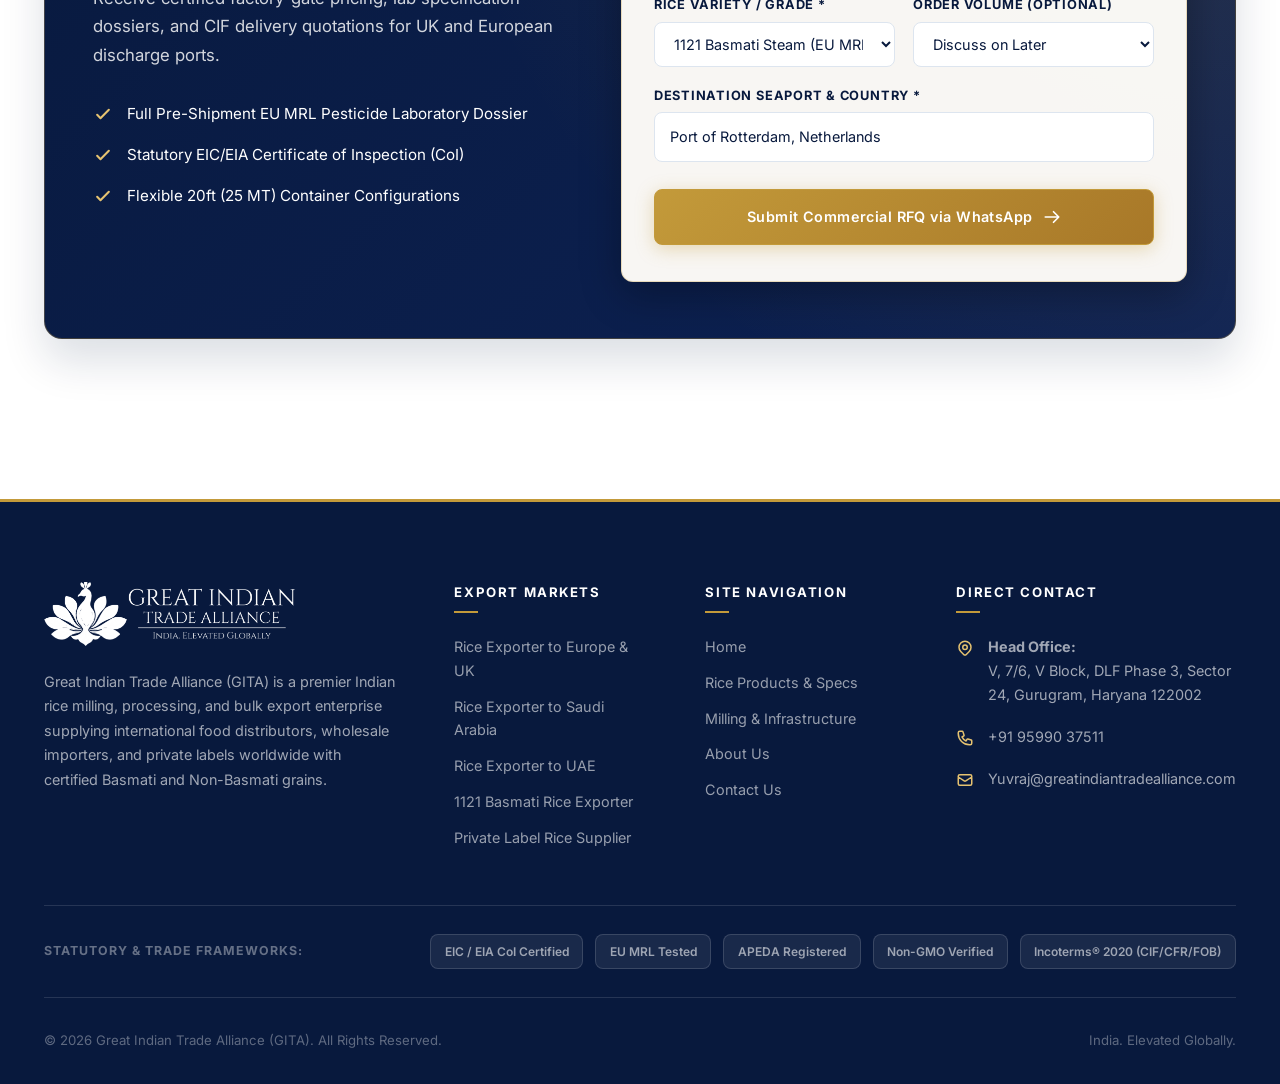
<file: rice-exporter-europe-uk.html>
<!DOCTYPE html>
<html lang="en">
<head>
  <meta charset="UTF-8">
  <meta name="viewport" content="width=device-width, initial-scale=1.0, viewport-fit=cover">
  <meta name="theme-color" content="#08193D">
  <meta name="apple-mobile-web-app-capable" content="yes">
  <meta name="apple-mobile-web-app-status-bar-style" content="black-translucent">
  
  <title>Rice Exporter to Europe &amp; UK | EU MRL Compliant Indian Basmati Supplier | GITA</title>
  <meta name="description" content="Certified Indian rice exporter to Europe and the UK. Supplying EU-compliant 1121 Steam, Traditional Basmati, and Organic grains to Rotterdam, Felixstowe, Hamburg, and Antwerp. EIC/EIA Certificate of Inspection (CoI) certified, strict pesticide MRL testing, and private-label packaging.">
  <meta name="keywords" content="rice exporter to Europe, Indian rice exporter Europe, basmati rice exporter Europe, Indian basmati rice supplier Europe, bulk rice supplier Europe, wholesale basmati rice Europe, basmati rice exporter UK, Indian rice supplier UK, bulk basmati rice UK, rice wholesaler UK, Indian rice importer UK, private label basmati rice UK, rice exporter Germany, rice exporter Netherlands">
  
  <!-- Canonical & Open Graph -->
  <link rel="canonical" href="https://greatindiantradealliance.com/rice-exporter-europe-uk.html">
  <meta property="og:type" content="article">
  <meta property="og:title" content="Rice Exporter to Europe &amp; UK | EU MRL Compliant Indian Basmati Supplier">
  <meta property="og:description" content="Direct mill containerized shipments of EU-compliant Basmati rice to Felixstowe, Rotterdam, and Hamburg. EIC Certificate of Inspection (CoI) backed.">
  <meta property="og:url" content="https://greatindiantradealliance.com/rice-exporter-europe-uk.html">
  <meta property="og:image" content="images/hero-command-deck.jpg">
  
  <!-- Favicon -->
  <link rel="icon" type="image/jpeg" href="images/logo-emblem.jpg">
  
  <!-- Google Fonts: Cormorant Garamond & Inter -->
  <link rel="preconnect" href="https://fonts.googleapis.com">
  <link rel="preconnect" href="https://fonts.gstatic.com" crossorigin>
  <link href="https://fonts.googleapis.com/css2?family=Cormorant+Garamond:ital,wght@0,500;0,600;0,700;1,600&family=Inter:wght@400;500;600;700;800&display=swap" rel="stylesheet">
  
  <!-- Core Stylesheet -->
  <link rel="stylesheet" href="css/style.css">

  <!-- Schema.org Structured Data -->
  <script type="application/ld+json">
  {
    "@context": "https://schema.org",
    "@type": "Product",
    "name": "EU MRL Compliant Indian Basmati Rice Export",
    "description": "Bulk containerized supply of laboratory-verified Indian Basmati Rice to UK and European importers with Certificate of Inspection (CoI) from EIA.",
    "brand": {
      "@type": "Brand",
      "name": "Great Indian Trade Alliance"
    },
    "offers": {
      "@type": "AggregateOffer",
      "priceCurrency": "EUR",
      "price": "Call for CIF Felixstowe / Rotterdam price",
      "availability": "https://schema.org/InStock"
    }
  }
  </script>
</head>
<body>

  <!-- Header & Navigation -->
  <header class="site-header">
    <div class="container nav-wrap">
      <a href="index.html" class="brand-logo" aria-label="Great Indian Trade Alliance Home">
        <img src="images/logo-cropped.png" alt="Great Indian Trade Alliance - India. Elevated Globally.">
      </a>
      
      <nav class="nav-menu" aria-label="Main Navigation">
        <a href="index.html" class="nav-link">Home</a>
        <a href="products.html" class="nav-link">Rice Products &amp; Specs</a>
        <a href="rice-exporter-europe-uk.html" class="nav-link active">Europe &amp; UK</a>
        <a href="services.html" class="nav-link">Milling &amp; Quality</a>
        <a href="about.html" class="nav-link">About Us</a>
        <a href="#rfq" class="nav-link">RFQ Desk</a>
        <a href="contact.html" class="nav-link">Contact</a>
      </nav>

      <div class="nav-actions">
        <a href="tel:+919599037511" class="btn btn-whatsapp" title="Connect With GITA Trade Desk">
          <svg viewBox="0 0 24 24" fill="none" stroke="currentColor" stroke-width="2">
            <path stroke-linecap="round" stroke-linejoin="round" d="M3 5a2 2 0 012-2h3.28a1 1 0 01.948.684l1.498 4.493a1 1 0 01-.502 1.21l-2.257 1.13a11.042 11.042 0 005.516 5.516l1.13-2.257a1 1 0 011.21-.502l4.493 1.498a1 1 0 01.684.949V19a2 2 0 01-2 2h-1C9.716 21 3 14.284 3 6V5z" />
          </svg>
          <span>Connect With Us</span>
        </a>
        <button class="mobile-toggle" aria-label="Open navigation menu">
          <svg viewBox="0 0 24 24" fill="none" stroke="currentColor" stroke-width="2">
            <path stroke-linecap="round" stroke-linejoin="round" d="M4 6h16M4 12h16M4 18h16" />
          </svg>
        </button>
      </div>
    </div>
  </header>

  <!-- Mobile Drawer -->
  <div class="mobile-drawer-overlay"></div>
  <aside class="mobile-drawer">
    <div>
      <div class="drawer-header">
        <a href="index.html" class="brand-logo">
          <img src="images/logo-cropped.png" alt="GITA Logo" style="height: 56px;">
        </a>
        <button class="drawer-close" aria-label="Close navigation menu">
          <svg viewBox="0 0 24 24" fill="none" stroke="currentColor" stroke-width="2">
            <path stroke-linecap="round" stroke-linejoin="round" d="M6 18L18 6M6 6l12 12" />
          </svg>
        </button>
      </div>
      <nav class="drawer-links">
        <a href="index.html" class="drawer-link">Home</a>
        <a href="products.html" class="drawer-link">Rice Products &amp; Specs</a>
        <a href="1121-basmati-rice-exporter.html" class="drawer-link">1121 Basmati Rice</a>
        <a href="private-label-rice-supplier.html" class="drawer-link">Private Label Packaging</a>
        <a href="rice-exporter-uae.html" class="drawer-link">Rice Exporter to UAE</a>
        <a href="rice-exporter-saudi-arabia.html" class="drawer-link">Rice Exporter to Saudi Arabia</a>
        <a href="rice-exporter-europe-uk.html" class="drawer-link active">Rice Exporter to Europe &amp; UK</a>
        <a href="services.html" class="drawer-link">Milling &amp; Quality</a>
        <a href="about.html" class="drawer-link">About Us</a>
        <a href="contact.html" class="drawer-link">Contact Desk</a>
      </nav>
    </div>
  </aside>

  <!-- Page Banner -->
  <header class="page-header-banner">
    <div class="container">
      <span class="eyebrow">European &amp; British Sourcing Corridors</span>
      <h1>Indian Rice Exporter to Europe &amp; United Kingdom</h1>
      <div class="gold-divider"></div>
      <p>
        Engineered specifically for European importers, wholesale distributors, ethnic supermarkets, and private-label retail brands across the UK, Netherlands, Germany, France, Italy, and Spain. Milled from certified pesticide-controlled paddy batches with statutory Export Inspection Council (EIC) Certificate of Inspection (CoI) and rigorous Eurofins / SGS laboratory clearance.
      </p>
    </div>
  </header>

  <!-- European Compliance Intelligence -->
  <section class="section-white" style="padding: 4.5rem 0 2rem;">
    <div class="container">
      <div class="section-header">
        <span class="eyebrow">Statutory Compliance Framework</span>
        <h2 class="heading-section">Meeting Europe's Strict MRL &amp; Documentation Thresholds</h2>
        <div class="gold-divider"></div>
        <p>
          Exports of Basmati rice to European Union member states and the UK require an official Certificate of Inspection (CoI) issued by the Export Inspection Council / EIA under APEDA regulations. GITA conducts multi-residue pesticide screening (LC-MS/MS &amp; GC-MS/MS) prior to dispatch to ensure zero border rejections.
        </p>
      </div>

      <div class="hero-stats-grid" style="margin-bottom: 3.5rem;">
        <div class="hero-stat-item">
          <div class="hero-stat-num">EIC / EIA</div>
          <div class="hero-stat-label">Certificate of Inspection (CoI)</div>
          <div class="hero-stat-sub">Mandatory EU &amp; UK APEDA Protocol</div>
        </div>
        <div class="hero-stat-item">
          <div class="hero-stat-num">&lt;0.01 mg/kg</div>
          <div class="hero-stat-label">EU Pesticide MRL Compliance</div>
          <div class="hero-stat-sub">Tricyclazole, Buprofezin &amp; Thiamethoxam</div>
        </div>
        <div class="hero-stat-item">
          <div class="hero-stat-num">100% Non-GMO</div>
          <div class="hero-stat-label">DNA Purity Tested</div>
          <div class="hero-stat-sub">Authentic Himalayan GI Verification</div>
        </div>
        <div class="hero-stat-item">
          <div class="hero-stat-num">Hub Access</div>
          <div class="hero-stat-label">Rotterdam &amp; Felixstowe Direct</div>
          <div class="hero-stat-sub">Fast Maritime Freight Connections</div>
        </div>
      </div>

      <!-- European Varieties Table -->
      <h3 style="font-family: var(--font-serif); font-size: 1.6rem; color: var(--navy-900); margin-bottom: 1.5rem; font-weight: 600;">
        EU &amp; UK Certified Basmati Specifications
      </h3>

      <div class="specs-table-wrap">
        <table class="specs-table">
          <thead>
            <tr>
              <th>Variety &amp; Grade</th>
              <th>MRL Protocol</th>
              <th>Avg. Grain Length</th>
              <th>Moisture</th>
              <th>Broken (Max)</th>
              <th>European Commercial Market</th>
              <th>Packaging Formats</th>
              <th>RFQ Action</th>
            </tr>
          </thead>
          <tbody>
            <tr>
              <td><span class="spec-variety-name">1121 Steam Basmati (EU Grade)</span></td>
              <td><span class="spec-badge spec-badge-gold">EU MRL Tested</span></td>
              <td><strong>8.35 – 8.40 mm</strong></td>
              <td>12.5%</td>
              <td>1.0% Max</td>
              <td>UK Cash &amp; Carry, European Foodservice</td>
              <td>5kg, 10kg, 20kg Pillow / BOPP Bags</td>
              <td><a href="#rfq" class="cat-link">Request Quote &rarr;</a></td>
            </tr>
            <tr>
              <td><span class="spec-variety-name">1121 Sella Basmati (Parboiled)</span></td>
              <td><span class="spec-badge spec-badge-gold">EU MRL Tested</span></td>
              <td><strong>8.35 – 8.40 mm</strong></td>
              <td>12.0%</td>
              <td>1.0% Max</td>
              <td>Wholesale Ethnic Distributors, Caterers</td>
              <td>10kg, 25kg PP Woven Bags</td>
              <td><a href="#rfq" class="cat-link">Request Quote &rarr;</a></td>
            </tr>
            <tr>
              <td><span class="spec-variety-name">Traditional Pure Basmati</span></td>
              <td><span class="spec-badge">Naturally Aged</span></td>
              <td><strong>7.35 – 7.45 mm</strong></td>
              <td>12.5%</td>
              <td>1.0% Max</td>
              <td>Specialty European Grocers, Fine Dining</td>
              <td>1kg, 2kg, 5kg Premium Consumer Packs</td>
              <td><a href="#rfq" class="cat-link">Request Quote &rarr;</a></td>
            </tr>
            <tr>
              <td><span class="spec-variety-name">Sugandha Steam Basmati</span></td>
              <td><span class="spec-badge">EU MRL Tested</span></td>
              <td><strong>7.80 – 7.90 mm</strong></td>
              <td>12.5%</td>
              <td>1.5% Max</td>
              <td>Economical Retail Private-Label Chains</td>
              <td>1kg, 5kg, 10kg Master Cartons</td>
              <td><a href="#rfq" class="cat-link">Request Quote &rarr;</a></td>
            </tr>
          </tbody>
        </table>
      </div>
    </div>
  </section>

  <!-- Logistics & European Hub Distribution -->
  <section class="section-alt" style="padding: 4rem 0;">
    <div class="container">
      <div class="logistics-split">
        <div>
          <span class="eyebrow">Container Logistics Desk</span>
          <h2 class="heading-section">Direct Ports: Felixstowe, Rotterdam, Hamburg</h2>
          <p class="text-lead">
            Leveraging direct container allocations from Nhava Sheva (JNPT) and Mundra with leading ocean carriers ensuring predictable transit schedules.
          </p>
          <div class="logistics-features">
            <div class="logistics-feature-item">
              <div class="feature-check">
                <svg viewBox="0 0 24 24" fill="none" stroke="currentColor" stroke-width="2.5"><path stroke-linecap="round" stroke-linejoin="round" d="M5 13l4 4L19 7" /></svg>
              </div>
              <div class="feature-body">
                <h4>Full EIC TRACES NT Integration</h4>
                <p>Digital registration and fast-tracked electronic Certificate of Inspection generation via TRACES NT for rapid EU customs clearance.</p>
              </div>
            </div>
            <div class="logistics-feature-item">
              <div class="feature-check">
                <svg viewBox="0 0 24 24" fill="none" stroke="currentColor" stroke-width="2.5"><path stroke-linecap="round" stroke-linejoin="round" d="M5 13l4 4L19 7" /></svg>
              </div>
              <div class="feature-body">
                <h4>Multilingual European Retail Packaging</h4>
                <p>Private-label packaging with European Food Safety nutritional panels (Energy kcal, Fat, Carbs, Protein) in English, German, French, Dutch, and Spanish.</p>
              </div>
            </div>
            <div class="logistics-feature-item">
              <div class="feature-check">
                <svg viewBox="0 0 24 24" fill="none" stroke="currentColor" stroke-width="2.5"><path stroke-linecap="round" stroke-linejoin="round" d="M5 13l4 4L19 7" /></svg>
              </div>
              <div class="feature-body">
                <h4>Rotterdam Gateway Distribution</h4>
                <p>Strategic CIF deliveries into Rotterdam for efficient onward bonded transport across Germany, the Netherlands, Belgium, and Northern Europe.</p>
              </div>
            </div>
          </div>
        </div>
        <div class="logistics-visual">
          <img src="images/quality-inspection.jpg" alt="Laboratory testing for European rice imports">
          <div class="visual-badge">
            <div class="visual-badge-text">
              <h5>EU MRL Compliant Shipments</h5>
              <p>Felixstowe · Rotterdam · Hamburg · Antwerp</p>
            </div>
          </div>
        </div>
      </div>
    </div>
  </section>

  <!-- RFQ Desk -->
  <section class="section-white" id="rfq">
    <div class="container">
      <div class="rfq-section-wrap">
        <div class="rfq-grid">
          <div class="rfq-info">
            <span class="eyebrow" style="color: var(--gold-400);">Europe &amp; UK Desk</span>
            <h2>Request CIF European Port Quotation</h2>
            <p>
              Receive certified factory-gate pricing, lab specification dossiers, and CIF delivery quotations for UK and European discharge ports.
            </p>
            <div class="rfq-highlights">
              <div class="rfq-highlight-item">
                <svg viewBox="0 0 24 24" fill="none" stroke="currentColor" stroke-width="2.5"><path stroke-linecap="round" stroke-linejoin="round" d="M5 13l4 4L19 7" /></svg>
                <span>Full Pre-Shipment EU MRL Pesticide Laboratory Dossier</span>
              </div>
              <div class="rfq-highlight-item">
                <svg viewBox="0 0 24 24" fill="none" stroke="currentColor" stroke-width="2.5"><path stroke-linecap="round" stroke-linejoin="round" d="M5 13l4 4L19 7" /></svg>
                <span>Statutory EIC/EIA Certificate of Inspection (CoI)</span>
              </div>
              <div class="rfq-highlight-item">
                <svg viewBox="0 0 24 24" fill="none" stroke="currentColor" stroke-width="2.5"><path stroke-linecap="round" stroke-linejoin="round" d="M5 13l4 4L19 7" /></svg>
                <span>Flexible 20ft (25 MT) Container Configurations</span>
              </div>
            </div>
          </div>

          <div class="rfq-form-box">
            <h3 style="font-family: var(--font-serif); font-size: 1.5rem; color: var(--navy-900); margin-bottom: 0.5rem; font-weight: 600;">
              Commercial Quote Request
            </h3>
            <p style="font-size: 0.85rem; color: var(--text-muted); margin-bottom: 1.5rem;">
              Fill in your container requirements for immediate quote dispatch via WhatsApp &amp; Email.
            </p>

            <form id="rfqForm">
              <div class="rfq-form-grid">
                <div>
                  <label class="form-label">Full Name *</label>
                  <input type="text" name="buyer_name" class="form-input" placeholder="Enter your full name" required>
                </div>

                <div>
                  <label class="form-label">Company / Importer Name *</label>
                  <input type="text" name="company_name" class="form-input" placeholder="Enter company / importer name" required>
                </div>

                <div>
                  <label class="form-label">Rice Variety / Grade *</label>
                  <select name="product_grade" class="form-select" required>
                    <option value="1121 Steam Basmati (EU Grade)">1121 Basmati Steam (EU MRL Compliant)</option>
                    <option value="1121 Sella Basmati (EU Grade)">1121 Sella Basmati (EU MRL Compliant)</option>
                    <option value="Traditional Raw Basmati (EU Grade)">Traditional Pure Basmati (Aged)</option>
                    <option value="Sugandha Steam Basmati">Sugandha Steam Basmati</option>
                    <option value="1509 Steam Basmati">1509 Basmati Steam</option>
                    <option value="Other Commodity">Other Inquiries</option>
                  </select>
                </div>

                <div>
                  <label class="form-label">Order Volume (Optional)</label>
                  <select name="volume" class="form-select">
                    <option value="Discuss on Later" selected>Discuss on Later</option>
                    <option value="Trial Container (1 FCL / 25 MT)">Trial: 1 FCL 20ft (25 MT)</option>
                    <option value="2 to 5 Containers (50-125 MT)">2 – 5 FCLs (50 – 125 MT)</option>
                    <option value="6 to 10 Containers (150-250 MT)">6 – 10 FCLs (150 – 250 MT)</option>
                    <option value="10+ Containers / Annual Contract">10+ FCLs / Annual Contract</option>
                  </select>
                </div>

                <div class="form-group-full">
                  <label class="form-label">Destination Seaport &amp; Country *</label>
                  <input type="text" name="destination_port" class="form-input" placeholder="Enter Destination Seaport &amp; Country" value="Port of Rotterdam, Netherlands" required>
                </div>

                <div class="form-group-full" style="margin-top: 0.5rem;">
                  <button type="submit" class="btn btn-primary" style="width: 100%; justify-content: center; padding: 0.95rem;">
                    <span>Submit Commercial RFQ via WhatsApp</span>
                    <svg viewBox="0 0 24 24" fill="none" stroke="currentColor" stroke-width="2.2">
                      <path stroke-linecap="round" stroke-linejoin="round" d="M14 5l7 7m0 0l-7 7m7-7H3" />
                    </svg>
                  </button>
                </div>
              </div>
            </form>
          </div>
        </div>
      </div>
    </div>
  </section>

  <!-- Footer -->
  <footer class="site-footer">
    <div class="container">
      <div class="footer-top">
        <div class="footer-brand">
          <img src="images/logo-cropped.png" alt="Great Indian Trade Alliance Logo">
          <p class="footer-about-text">
            Great Indian Trade Alliance (GITA) is a premier Indian rice milling, processing, and bulk export enterprise supplying international food distributors, wholesale importers, and private labels worldwide with certified Basmati and Non-Basmati grains.
          </p>
        </div>

        <div class="footer-col">
          <h5>Export Markets</h5>
          <ul class="footer-links-list">
            <li><a href="rice-exporter-europe-uk.html">Rice Exporter to Europe &amp; UK</a></li>
            <li><a href="rice-exporter-saudi-arabia.html">Rice Exporter to Saudi Arabia</a></li>
            <li><a href="rice-exporter-uae.html">Rice Exporter to UAE</a></li>
            <li><a href="1121-basmati-rice-exporter.html">1121 Basmati Rice Exporter</a></li>
            <li><a href="private-label-rice-supplier.html">Private Label Rice Supplier</a></li>
          </ul>
        </div>

        <div class="footer-col">
          <h5>Site Navigation</h5>
          <ul class="footer-links-list">
            <li><a href="index.html">Home</a></li>
            <li><a href="products.html">Rice Products &amp; Specs</a></li>
            <li><a href="services.html">Milling &amp; Infrastructure</a></li>
            <li><a href="about.html">About Us</a></li>
            <li><a href="contact.html">Contact Us</a></li>
          </ul>
        </div>

        <div class="footer-col">
          <h5>Direct Contact</h5>
          <div class="footer-contact-list">
            <div class="footer-contact-item">
              <svg viewBox="0 0 24 24" fill="none" stroke="currentColor" stroke-width="2"><path stroke-linecap="round" stroke-linejoin="round" d="M17.657 16.657L13.414 20.9a1.998 1.998 0 01-2.827 0l-4.244-4.243a8 8 0 1111.314 0z" /><path stroke-linecap="round" stroke-linejoin="round" d="M15 11a3 3 0 11-6 0 3 3 0 016 0z" /></svg>
              <span><strong>Head Office:</strong><br>V, 7/6, V Block, DLF Phase 3, Sector 24, Gurugram, Haryana 122002</span>
            </div>
            <div class="footer-contact-item">
              <svg viewBox="0 0 24 24" fill="none" stroke="currentColor" stroke-width="2"><path stroke-linecap="round" stroke-linejoin="round" d="M3 5a2 2 0 012-2h3.28a1 1 0 01.948.684l1.498 4.493a1 1 0 01-.502 1.21l-2.257 1.13a11.042 11.042 0 005.516 5.516l1.13-2.257a1 1 0 011.21-.502l4.493 1.498a1 1 0 01.684.949V19a2 2 0 01-2 2h-1C9.716 21 3 14.284 3 6V5z" /></svg>
              <a href="tel:+919599037511">+91 95990 37511</a>
            </div>
            <div class="footer-contact-item">
              <svg viewBox="0 0 24 24" fill="none" stroke="currentColor" stroke-width="2"><path stroke-linecap="round" stroke-linejoin="round" d="M3 8l7.89 5.26a2 2 0 002.22 0L21 8M5 19h14a2 2 0 002-2V7a2 2 0 00-2-2H5a2 2 0 00-2 2v10a2 2 0 002 2z" /></svg>
              <a href="mailto:Yuvraj@greatindiantradealliance.com">Yuvraj@greatindiantradealliance.com</a>
            </div>
          </div>
        </div>
      </div>

      <div class="footer-compliance">
        <span class="compliance-label">Statutory &amp; Trade Frameworks:</span>
        <div class="compliance-tags">
          <span class="compliance-tag">EIC / EIA CoI Certified</span>
          <span class="compliance-tag">EU MRL Tested</span>
          <span class="compliance-tag">APEDA Registered</span>
          <span class="compliance-tag">Non-GMO Verified</span>
          <span class="compliance-tag">Incoterms® 2020 (CIF/CFR/FOB)</span>
        </div>
      </div>

      <div class="footer-bottom">
        <p>&copy; 2026 Great Indian Trade Alliance (GITA). All Rights Reserved.</p>
        <p>India. Elevated Globally.</p>
      </div>
    </div>
  </footer>

  <!-- Floating WhatsApp CTA -->
  <a href="https://wa.me/919599037511?text=Hello%20GITA%20Trade%20Desk%2C%20I%20would%20like%20to%20inquire%20about%20EU%20compliant%20Basmati%20rice." class="whatsapp-float-btn" aria-label="Chat directly on WhatsApp" target="_blank" rel="noopener noreferrer">
    <svg viewBox="0 0 24 24"><path d="M12.031 6.172c-3.181 0-5.767 2.586-5.768 5.766-.001 1.298.38 2.27 1.019 3.287l-.582 2.128 2.182-.573c.978.58 1.911.928 3.145.929 3.178 0 5.767-2.587 5.768-5.766.001-3.187-2.575-5.77-5.764-5.771zm3.392 8.244c-.144.405-.837.774-1.17.824-.299.045-.677.063-1.092-.069-.252-.08-.575-.187-.988-.365-1.739-.751-2.874-2.502-2.961-2.617-.087-.116-.708-.94-.708-1.793s.448-1.273.607-1.446c.159-.173.346-.217.462-.217l.332.007c.106.005.249-.04.39.298.144.347.491 1.2.534 1.287.043.087.072.188.014.304-.058.116-.087.188-.173.289l-.26.304c-.087.086-.177.18-.076.354.101.174.449.741.964 1.2.662.589 1.221.771 1.394.858.173.086.274.072.375-.043s.433-.505.549-.679c.116-.173.231-.145.39-.087s1.011.477 1.184.564.289.13.332.203c.043.071.043.417-.101.822z"/></svg>
    <span>Chat with Trade Desk</span>
  </a>

  <!-- Shared Scripts -->
  <script src="js/components.js"></script>
</body>
</html>
</file>
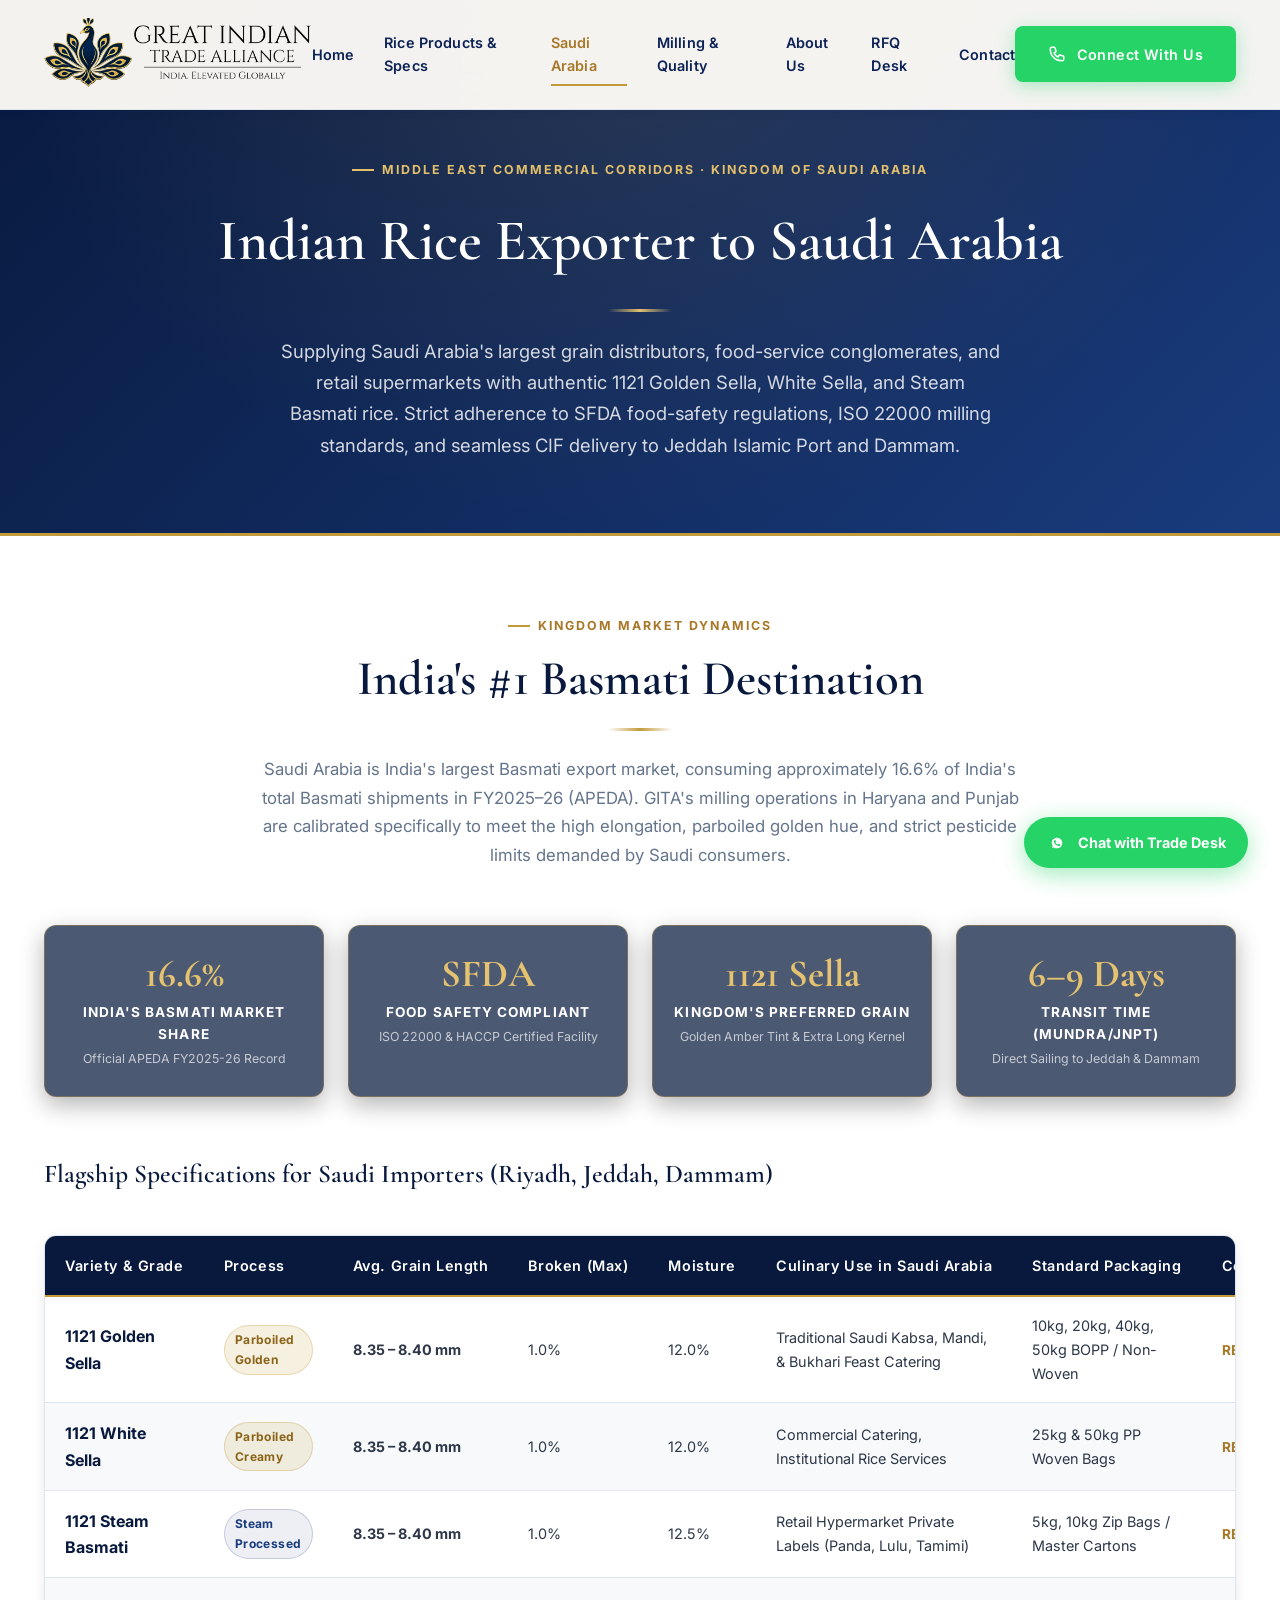
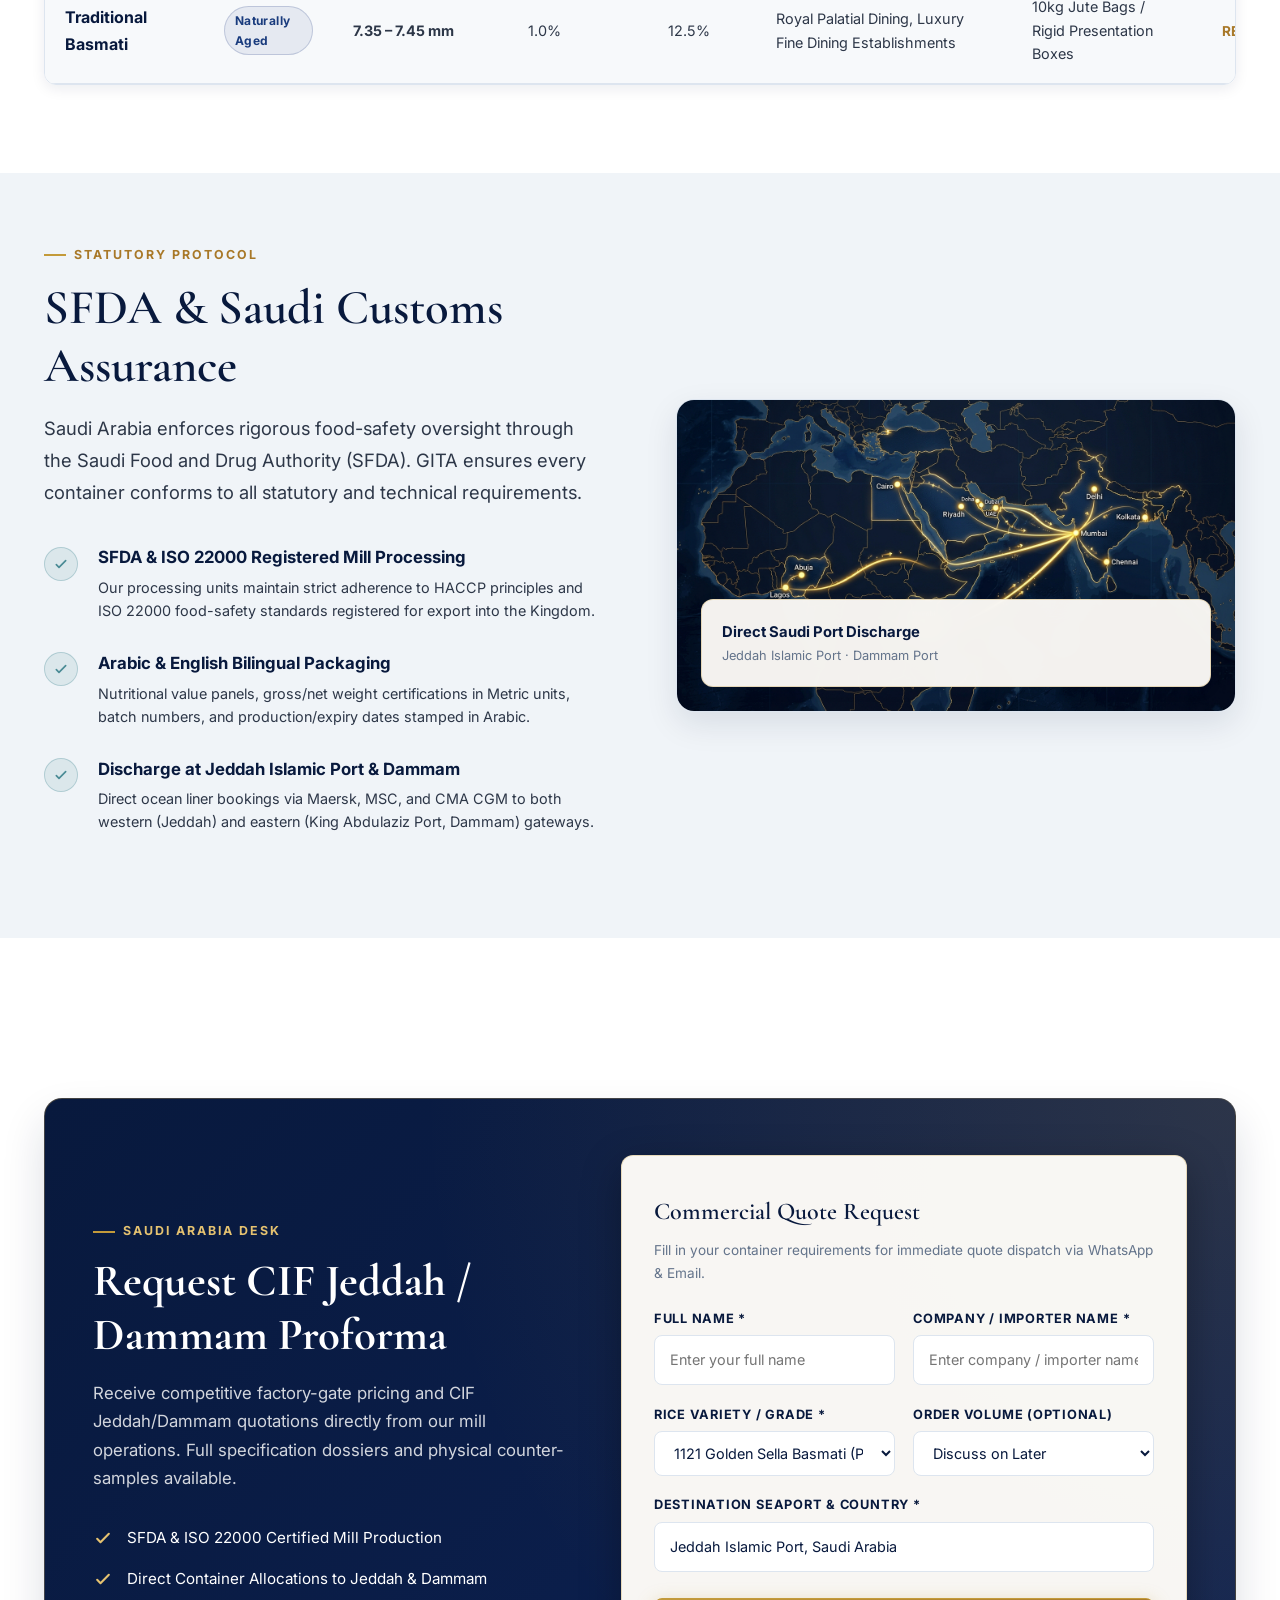
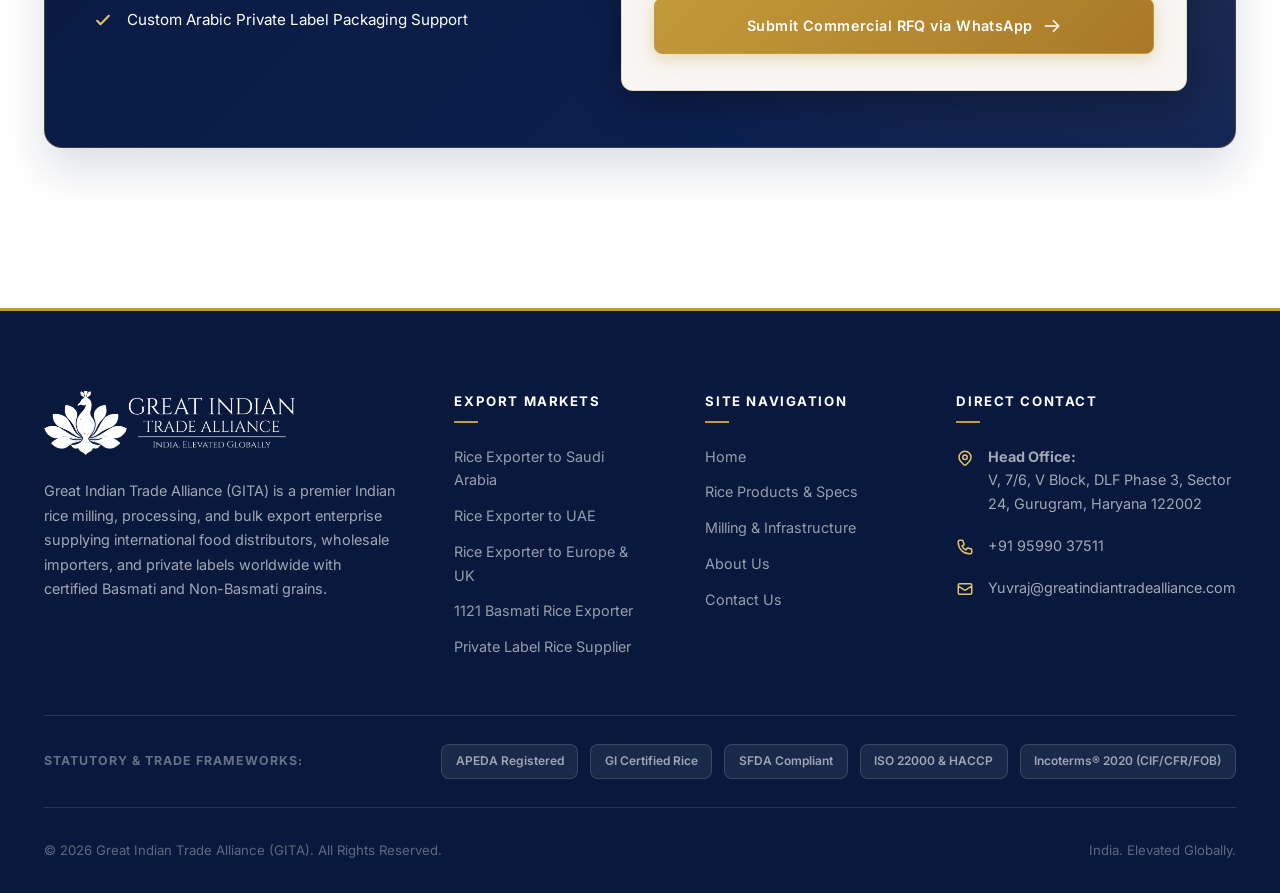
<file: rice-exporter-saudi-arabia.html>
<!DOCTYPE html>
<html lang="en">
<head>
  <meta charset="UTF-8">
  <meta name="viewport" content="width=device-width, initial-scale=1.0, viewport-fit=cover">
  <meta name="theme-color" content="#08193D">
  <meta name="apple-mobile-web-app-capable" content="yes">
  <meta name="apple-mobile-web-app-status-bar-style" content="black-translucent">
  
  <title>Rice Exporter to Saudi Arabia | Indian Basmati Wholesale Supplier | GITA</title>
  <meta name="description" content="Premier Indian rice exporter to Saudi Arabia. Direct mill shipments of 1121 Golden Sella, 1121 Steam Basmati, and Sella rice to Jeddah Islamic Port &amp; Dammam. APEDA registered, SFDA compliant, ISO 22000 certified for Saudi importers, Riyadh &amp; Jeddah distributors.">
  <meta name="keywords" content="rice exporter to Saudi Arabia, basmati rice exporter Saudi Arabia, Indian rice supplier Saudi Arabia, rice supplier Riyadh, rice supplier Jeddah, bulk basmati rice Saudi Arabia, 1121 basmati rice Saudi Arabia, Indian rice importer Saudi Arabia, rice wholesale Saudi Arabia, basmati rice wholesale Riyadh, Indian rice exporter Riyadh">
  
  <!-- Canonical & Open Graph -->
  <link rel="canonical" href="https://greatindiantradealliance.com/rice-exporter-saudi-arabia.html">
  <meta property="og:type" content="article">
  <meta property="og:title" content="Rice Exporter to Saudi Arabia | Indian Basmati Rice Wholesale Supplier">
  <meta property="og:description" content="Direct mill containerized shipments of 1121 Golden Sella and Basmati rice to Jeddah, Dammam &amp; Riyadh. SFDA compliant with APEDA certification.">
  <meta property="og:url" content="https://greatindiantradealliance.com/rice-exporter-saudi-arabia.html">
  <meta property="og:image" content="images/hero-command-deck.jpg">
  
  <!-- Favicon -->
  <link rel="icon" type="image/jpeg" href="images/logo-emblem.jpg">
  
  <!-- Google Fonts: Cormorant Garamond & Inter -->
  <link rel="preconnect" href="https://fonts.googleapis.com">
  <link rel="preconnect" href="https://fonts.gstatic.com" crossorigin>
  <link href="https://fonts.googleapis.com/css2?family=Cormorant+Garamond:ital,wght@0,500;0,600;0,700;1,600&family=Inter:wght@400;500;600;700;800&display=swap" rel="stylesheet">
  
  <!-- Core Stylesheet -->
  <link rel="stylesheet" href="css/style.css">

  <!-- Schema.org Structured Data -->
  <script type="application/ld+json">
  {
    "@context": "https://schema.org",
    "@type": "Product",
    "name": "Indian Basmati Rice Export to Saudi Arabia",
    "description": "Bulk containerized supply of 1121 Golden Sella and Steam Basmati rice to Riyadh, Jeddah, Dammam, and Medina compliant with SFDA standards.",
    "brand": {
      "@type": "Brand",
      "name": "Great Indian Trade Alliance"
    },
    "offers": {
      "@type": "AggregateOffer",
      "priceCurrency": "USD",
      "price": "Call for FOB/CIF Jeddah Islamic Port price",
      "availability": "https://schema.org/InStock"
    }
  }
  </script>
</head>
<body>

  <!-- Header & Navigation -->
  <header class="site-header">
    <div class="container nav-wrap">
      <a href="index.html" class="brand-logo" aria-label="Great Indian Trade Alliance Home">
        <img src="images/logo-cropped.png" alt="Great Indian Trade Alliance - India. Elevated Globally.">
      </a>
      
      <nav class="nav-menu" aria-label="Main Navigation">
        <a href="index.html" class="nav-link">Home</a>
        <a href="products.html" class="nav-link">Rice Products &amp; Specs</a>
        <a href="rice-exporter-saudi-arabia.html" class="nav-link active">Saudi Arabia</a>
        <a href="services.html" class="nav-link">Milling &amp; Quality</a>
        <a href="about.html" class="nav-link">About Us</a>
        <a href="#rfq" class="nav-link">RFQ Desk</a>
        <a href="contact.html" class="nav-link">Contact</a>
      </nav>

      <div class="nav-actions">
        <a href="tel:+919599037511" class="btn btn-whatsapp" title="Connect With GITA Trade Desk">
          <svg viewBox="0 0 24 24" fill="none" stroke="currentColor" stroke-width="2">
            <path stroke-linecap="round" stroke-linejoin="round" d="M3 5a2 2 0 012-2h3.28a1 1 0 01.948.684l1.498 4.493a1 1 0 01-.502 1.21l-2.257 1.13a11.042 11.042 0 005.516 5.516l1.13-2.257a1 1 0 011.21-.502l4.493 1.498a1 1 0 01.684.949V19a2 2 0 01-2 2h-1C9.716 21 3 14.284 3 6V5z" />
          </svg>
          <span>Connect With Us</span>
        </a>
        <button class="mobile-toggle" aria-label="Open navigation menu">
          <svg viewBox="0 0 24 24" fill="none" stroke="currentColor" stroke-width="2">
            <path stroke-linecap="round" stroke-linejoin="round" d="M4 6h16M4 12h16M4 18h16" />
          </svg>
        </button>
      </div>
    </div>
  </header>

  <!-- Mobile Drawer -->
  <div class="mobile-drawer-overlay"></div>
  <aside class="mobile-drawer">
    <div>
      <div class="drawer-header">
        <a href="index.html" class="brand-logo">
          <img src="images/logo-cropped.png" alt="GITA Logo" style="height: 56px;">
        </a>
        <button class="drawer-close" aria-label="Close navigation menu">
          <svg viewBox="0 0 24 24" fill="none" stroke="currentColor" stroke-width="2">
            <path stroke-linecap="round" stroke-linejoin="round" d="M6 18L18 6M6 6l12 12" />
          </svg>
        </button>
      </div>
      <nav class="drawer-links">
        <a href="index.html" class="drawer-link">Home</a>
        <a href="products.html" class="drawer-link">Rice Products &amp; Specs</a>
        <a href="1121-basmati-rice-exporter.html" class="drawer-link">1121 Basmati Rice</a>
        <a href="private-label-rice-supplier.html" class="drawer-link">Private Label Packaging</a>
        <a href="rice-exporter-uae.html" class="drawer-link">Rice Exporter to UAE</a>
        <a href="rice-exporter-saudi-arabia.html" class="drawer-link active">Rice Exporter to Saudi Arabia</a>
        <a href="rice-exporter-europe-uk.html" class="drawer-link">Rice Exporter to Europe &amp; UK</a>
        <a href="services.html" class="drawer-link">Milling &amp; Quality</a>
        <a href="about.html" class="drawer-link">About Us</a>
        <a href="contact.html" class="drawer-link">Contact Desk</a>
      </nav>
    </div>
  </aside>

  <!-- Page Banner -->
  <header class="page-header-banner">
    <div class="container">
      <span class="eyebrow">Middle East Commercial Corridors · Kingdom of Saudi Arabia</span>
      <h1>Indian Rice Exporter to Saudi Arabia</h1>
      <div class="gold-divider"></div>
      <p>
        Supplying Saudi Arabia's largest grain distributors, food-service conglomerates, and retail supermarkets with authentic 1121 Golden Sella, White Sella, and Steam Basmati rice. Strict adherence to SFDA food-safety regulations, ISO 22000 milling standards, and seamless CIF delivery to Jeddah Islamic Port and Dammam.
      </p>
    </div>
  </header>

  <!-- Saudi Market Position & APEDA Data -->
  <section class="section-white" style="padding: 4.5rem 0 2rem;">
    <div class="container">
      <div class="section-header">
        <span class="eyebrow">Kingdom Market Dynamics</span>
        <h2 class="heading-section">India's #1 Basmati Destination</h2>
        <div class="gold-divider"></div>
        <p>
          Saudi Arabia is India's largest Basmati export market, consuming approximately 16.6% of India's total Basmati shipments in FY2025–26 (APEDA). GITA's milling operations in Haryana and Punjab are calibrated specifically to meet the high elongation, parboiled golden hue, and strict pesticide limits demanded by Saudi consumers.
        </p>
      </div>

      <div class="hero-stats-grid" style="margin-bottom: 3.5rem;">
        <div class="hero-stat-item">
          <div class="hero-stat-num">16.6%</div>
          <div class="hero-stat-label">India's Basmati Market Share</div>
          <div class="hero-stat-sub">Official APEDA FY2025-26 Record</div>
        </div>
        <div class="hero-stat-item">
          <div class="hero-stat-num">SFDA</div>
          <div class="hero-stat-label">Food Safety Compliant</div>
          <div class="hero-stat-sub">ISO 22000 &amp; HACCP Certified Facility</div>
        </div>
        <div class="hero-stat-item">
          <div class="hero-stat-num">1121 Sella</div>
          <div class="hero-stat-label">Kingdom's Preferred Grain</div>
          <div class="hero-stat-sub">Golden Amber Tint &amp; Extra Long Kernel</div>
        </div>
        <div class="hero-stat-item">
          <div class="hero-stat-num">6–9 Days</div>
          <div class="hero-stat-label">Transit Time (Mundra/JNPT)</div>
          <div class="hero-stat-sub">Direct Sailing to Jeddah &amp; Dammam</div>
        </div>
      </div>

      <!-- Preferred Saudi Products Table -->
      <h3 style="font-family: var(--font-serif); font-size: 1.6rem; color: var(--navy-900); margin-bottom: 1.5rem; font-weight: 600;">
        Flagship Specifications for Saudi Importers (Riyadh, Jeddah, Dammam)
      </h3>

      <div class="specs-table-wrap">
        <table class="specs-table">
          <thead>
            <tr>
              <th>Variety &amp; Grade</th>
              <th>Process</th>
              <th>Avg. Grain Length</th>
              <th>Broken (Max)</th>
              <th>Moisture</th>
              <th>Culinary Use in Saudi Arabia</th>
              <th>Standard Packaging</th>
              <th>Commercial Quote</th>
            </tr>
          </thead>
          <tbody>
            <tr>
              <td><span class="spec-variety-name">1121 Golden Sella</span></td>
              <td><span class="spec-badge spec-badge-gold">Parboiled Golden</span></td>
              <td><strong>8.35 – 8.40 mm</strong></td>
              <td>1.0%</td>
              <td>12.0%</td>
              <td>Traditional Saudi Kabsa, Mandi, &amp; Bukhari Feast Catering</td>
              <td>10kg, 20kg, 40kg, 50kg BOPP / Non-Woven</td>
              <td><a href="#rfq" class="cat-link">Request Quote &rarr;</a></td>
            </tr>
            <tr>
              <td><span class="spec-variety-name">1121 White Sella</span></td>
              <td><span class="spec-badge spec-badge-gold">Parboiled Creamy</span></td>
              <td><strong>8.35 – 8.40 mm</strong></td>
              <td>1.0%</td>
              <td>12.0%</td>
              <td>Commercial Catering, Institutional Rice Services</td>
              <td>25kg &amp; 50kg PP Woven Bags</td>
              <td><a href="#rfq" class="cat-link">Request Quote &rarr;</a></td>
            </tr>
            <tr>
              <td><span class="spec-variety-name">1121 Steam Basmati</span></td>
              <td><span class="spec-badge">Steam Processed</span></td>
              <td><strong>8.35 – 8.40 mm</strong></td>
              <td>1.0%</td>
              <td>12.5%</td>
              <td>Retail Hypermarket Private Labels (Panda, Lulu, Tamimi)</td>
              <td>5kg, 10kg Zip Bags / Master Cartons</td>
              <td><a href="#rfq" class="cat-link">Request Quote &rarr;</a></td>
            </tr>
            <tr>
              <td><span class="spec-variety-name">Traditional Basmati</span></td>
              <td><span class="spec-badge">Naturally Aged</span></td>
              <td><strong>7.35 – 7.45 mm</strong></td>
              <td>1.0%</td>
              <td>12.5%</td>
              <td>Royal Palatial Dining, Luxury Fine Dining Establishments</td>
              <td>10kg Jute Bags / Rigid Presentation Boxes</td>
              <td><a href="#rfq" class="cat-link">Request Quote &rarr;</a></td>
            </tr>
          </tbody>
        </table>
      </div>
    </div>
  </section>

  <!-- Saudi Compliance & Port Logistics -->
  <section class="section-alt" style="padding: 4rem 0;">
    <div class="container">
      <div class="logistics-split">
        <div>
          <span class="eyebrow">Statutory Protocol</span>
          <h2 class="heading-section">SFDA &amp; Saudi Customs Assurance</h2>
          <p class="text-lead">
            Saudi Arabia enforces rigorous food-safety oversight through the Saudi Food and Drug Authority (SFDA). GITA ensures every container conforms to all statutory and technical requirements.
          </p>
          <div class="logistics-features">
            <div class="logistics-feature-item">
              <div class="feature-check">
                <svg viewBox="0 0 24 24" fill="none" stroke="currentColor" stroke-width="2.5"><path stroke-linecap="round" stroke-linejoin="round" d="M5 13l4 4L19 7" /></svg>
              </div>
              <div class="feature-body">
                <h4>SFDA &amp; ISO 22000 Registered Mill Processing</h4>
                <p>Our processing units maintain strict adherence to HACCP principles and ISO 22000 food-safety standards registered for export into the Kingdom.</p>
              </div>
            </div>
            <div class="logistics-feature-item">
              <div class="feature-check">
                <svg viewBox="0 0 24 24" fill="none" stroke="currentColor" stroke-width="2.5"><path stroke-linecap="round" stroke-linejoin="round" d="M5 13l4 4L19 7" /></svg>
              </div>
              <div class="feature-body">
                <h4>Arabic &amp; English Bilingual Packaging</h4>
                <p>Nutritional value panels, gross/net weight certifications in Metric units, batch numbers, and production/expiry dates stamped in Arabic.</p>
              </div>
            </div>
            <div class="logistics-feature-item">
              <div class="feature-check">
                <svg viewBox="0 0 24 24" fill="none" stroke="currentColor" stroke-width="2.5"><path stroke-linecap="round" stroke-linejoin="round" d="M5 13l4 4L19 7" /></svg>
              </div>
              <div class="feature-body">
                <h4>Discharge at Jeddah Islamic Port &amp; Dammam</h4>
                <p>Direct ocean liner bookings via Maersk, MSC, and CMA CGM to both western (Jeddah) and eastern (King Abdulaziz Port, Dammam) gateways.</p>
              </div>
            </div>
          </div>
        </div>
        <div class="logistics-visual">
          <img src="images/trade-map.jpg" alt="Shipping trade corridor from India to Saudi Arabia">
          <div class="visual-badge">
            <div class="visual-badge-text">
              <h5>Direct Saudi Port Discharge</h5>
              <p>Jeddah Islamic Port · Dammam Port</p>
            </div>
          </div>
        </div>
      </div>
    </div>
  </section>

  <!-- Commercial RFQ Desk -->
  <section class="section-white" id="rfq">
    <div class="container">
      <div class="rfq-section-wrap">
        <div class="rfq-grid">
          <div class="rfq-info">
            <span class="eyebrow" style="color: var(--gold-400);">Saudi Arabia Desk</span>
            <h2>Request CIF Jeddah / Dammam Proforma</h2>
            <p>
              Receive competitive factory-gate pricing and CIF Jeddah/Dammam quotations directly from our mill operations. Full specification dossiers and physical counter-samples available.
            </p>
            <div class="rfq-highlights">
              <div class="rfq-highlight-item">
                <svg viewBox="0 0 24 24" fill="none" stroke="currentColor" stroke-width="2.5"><path stroke-linecap="round" stroke-linejoin="round" d="M5 13l4 4L19 7" /></svg>
                <span>SFDA &amp; ISO 22000 Certified Mill Production</span>
              </div>
              <div class="rfq-highlight-item">
                <svg viewBox="0 0 24 24" fill="none" stroke="currentColor" stroke-width="2.5"><path stroke-linecap="round" stroke-linejoin="round" d="M5 13l4 4L19 7" /></svg>
                <span>Direct Container Allocations to Jeddah &amp; Dammam</span>
              </div>
              <div class="rfq-highlight-item">
                <svg viewBox="0 0 24 24" fill="none" stroke="currentColor" stroke-width="2.5"><path stroke-linecap="round" stroke-linejoin="round" d="M5 13l4 4L19 7" /></svg>
                <span>Custom Arabic Private Label Packaging Support</span>
              </div>
            </div>
          </div>

          <div class="rfq-form-box">
            <h3 style="font-family: var(--font-serif); font-size: 1.5rem; color: var(--navy-900); margin-bottom: 0.5rem; font-weight: 600;">
              Commercial Quote Request
            </h3>
            <p style="font-size: 0.85rem; color: var(--text-muted); margin-bottom: 1.5rem;">
              Fill in your container requirements for immediate quote dispatch via WhatsApp &amp; Email.
            </p>

            <form id="rfqForm">
              <div class="rfq-form-grid">
                <div>
                  <label class="form-label">Full Name *</label>
                  <input type="text" name="buyer_name" class="form-input" placeholder="Enter your full name" required>
                </div>

                <div>
                  <label class="form-label">Company / Importer Name *</label>
                  <input type="text" name="company_name" class="form-input" placeholder="Enter company / importer name" required>
                </div>

                <div>
                  <label class="form-label">Rice Variety / Grade *</label>
                  <select name="product_grade" class="form-select" required>
                    <option value="1121 Golden Sella Basmati (Saudi Spec)">1121 Golden Sella Basmati (Parboiled)</option>
                    <option value="1121 Steam Basmati">1121 Basmati Steam (8.35mm+)</option>
                    <option value="1121 White Sella Basmati">1121 White Sella Basmati</option>
                    <option value="1509 Steam Basmati">1509 Basmati Steam</option>
                    <option value="Traditional Raw Basmati">Traditional Aromatic Basmati</option>
                    <option value="IR64 Parboiled (5% Broken)">IR64 Parboiled Rice (5% Broken)</option>
                    <option value="Other Commodity">Other Inquiries</option>
                  </select>
                </div>

                <div>
                  <label class="form-label">Order Volume (Optional)</label>
                  <select name="volume" class="form-select">
                    <option value="Discuss on Later" selected>Discuss on Later</option>
                    <option value="Trial Container (1 FCL / 25-27 MT)">Trial: 1 FCL 20ft (25-27 MT)</option>
                    <option value="2 to 5 Containers (50-125 MT)">2 – 5 FCLs (50 – 125 MT)</option>
                    <option value="6 to 10 Containers (150-250 MT)">6 – 10 FCLs (150 – 250 MT)</option>
                    <option value="10+ Containers / Annual Contract">10+ FCLs / Annual Contract</option>
                  </select>
                </div>

                <div class="form-group-full">
                  <label class="form-label">Destination Seaport &amp; Country *</label>
                  <input type="text" name="destination_port" class="form-input" placeholder="Enter Destination Seaport &amp; Country" value="Jeddah Islamic Port, Saudi Arabia" required>
                </div>

                <div class="form-group-full" style="margin-top: 0.5rem;">
                  <button type="submit" class="btn btn-primary" style="width: 100%; justify-content: center; padding: 0.95rem;">
                    <span>Submit Commercial RFQ via WhatsApp</span>
                    <svg viewBox="0 0 24 24" fill="none" stroke="currentColor" stroke-width="2.2">
                      <path stroke-linecap="round" stroke-linejoin="round" d="M14 5l7 7m0 0l-7 7m7-7H3" />
                    </svg>
                  </button>
                </div>
              </div>
            </form>
          </div>
        </div>
      </div>
    </div>
  </section>

  <!-- Footer -->
  <footer class="site-footer">
    <div class="container">
      <div class="footer-top">
        <div class="footer-brand">
          <img src="images/logo-cropped.png" alt="Great Indian Trade Alliance Logo">
          <p class="footer-about-text">
            Great Indian Trade Alliance (GITA) is a premier Indian rice milling, processing, and bulk export enterprise supplying international food distributors, wholesale importers, and private labels worldwide with certified Basmati and Non-Basmati grains.
          </p>
        </div>

        <div class="footer-col">
          <h5>Export Markets</h5>
          <ul class="footer-links-list">
            <li><a href="rice-exporter-saudi-arabia.html">Rice Exporter to Saudi Arabia</a></li>
            <li><a href="rice-exporter-uae.html">Rice Exporter to UAE</a></li>
            <li><a href="rice-exporter-europe-uk.html">Rice Exporter to Europe &amp; UK</a></li>
            <li><a href="1121-basmati-rice-exporter.html">1121 Basmati Rice Exporter</a></li>
            <li><a href="private-label-rice-supplier.html">Private Label Rice Supplier</a></li>
          </ul>
        </div>

        <div class="footer-col">
          <h5>Site Navigation</h5>
          <ul class="footer-links-list">
            <li><a href="index.html">Home</a></li>
            <li><a href="products.html">Rice Products &amp; Specs</a></li>
            <li><a href="services.html">Milling &amp; Infrastructure</a></li>
            <li><a href="about.html">About Us</a></li>
            <li><a href="contact.html">Contact Us</a></li>
          </ul>
        </div>

        <div class="footer-col">
          <h5>Direct Contact</h5>
          <div class="footer-contact-list">
            <div class="footer-contact-item">
              <svg viewBox="0 0 24 24" fill="none" stroke="currentColor" stroke-width="2"><path stroke-linecap="round" stroke-linejoin="round" d="M17.657 16.657L13.414 20.9a1.998 1.998 0 01-2.827 0l-4.244-4.243a8 8 0 1111.314 0z" /><path stroke-linecap="round" stroke-linejoin="round" d="M15 11a3 3 0 11-6 0 3 3 0 016 0z" /></svg>
              <span><strong>Head Office:</strong><br>V, 7/6, V Block, DLF Phase 3, Sector 24, Gurugram, Haryana 122002</span>
            </div>
            <div class="footer-contact-item">
              <svg viewBox="0 0 24 24" fill="none" stroke="currentColor" stroke-width="2"><path stroke-linecap="round" stroke-linejoin="round" d="M3 5a2 2 0 012-2h3.28a1 1 0 01.948.684l1.498 4.493a1 1 0 01-.502 1.21l-2.257 1.13a11.042 11.042 0 005.516 5.516l1.13-2.257a1 1 0 011.21-.502l4.493 1.498a1 1 0 01.684.949V19a2 2 0 01-2 2h-1C9.716 21 3 14.284 3 6V5z" /></svg>
              <a href="tel:+919599037511">+91 95990 37511</a>
            </div>
            <div class="footer-contact-item">
              <svg viewBox="0 0 24 24" fill="none" stroke="currentColor" stroke-width="2"><path stroke-linecap="round" stroke-linejoin="round" d="M3 8l7.89 5.26a2 2 0 002.22 0L21 8M5 19h14a2 2 0 002-2V7a2 2 0 00-2-2H5a2 2 0 00-2 2v10a2 2 0 002 2z" /></svg>
              <a href="mailto:Yuvraj@greatindiantradealliance.com">Yuvraj@greatindiantradealliance.com</a>
            </div>
          </div>
        </div>
      </div>

      <div class="footer-compliance">
        <span class="compliance-label">Statutory &amp; Trade Frameworks:</span>
        <div class="compliance-tags">
          <span class="compliance-tag">APEDA Registered</span>
          <span class="compliance-tag">GI Certified Rice</span>
          <span class="compliance-tag">SFDA Compliant</span>
          <span class="compliance-tag">ISO 22000 &amp; HACCP</span>
          <span class="compliance-tag">Incoterms® 2020 (CIF/CFR/FOB)</span>
        </div>
      </div>

      <div class="footer-bottom">
        <p>&copy; 2026 Great Indian Trade Alliance (GITA). All Rights Reserved.</p>
        <p>India. Elevated Globally.</p>
      </div>
    </div>
  </footer>

  <!-- Floating WhatsApp CTA -->
  <a href="https://wa.me/919599037511?text=Hello%20GITA%20Trade%20Desk%2C%20I%20would%20like%20to%20inquire%20about%20importing%20rice%20to%20Saudi%20Arabia." class="whatsapp-float-btn" aria-label="Chat directly on WhatsApp" target="_blank" rel="noopener noreferrer">
    <svg viewBox="0 0 24 24"><path d="M12.031 6.172c-3.181 0-5.767 2.586-5.768 5.766-.001 1.298.38 2.27 1.019 3.287l-.582 2.128 2.182-.573c.978.58 1.911.928 3.145.929 3.178 0 5.767-2.587 5.768-5.766.001-3.187-2.575-5.77-5.764-5.771zm3.392 8.244c-.144.405-.837.774-1.17.824-.299.045-.677.063-1.092-.069-.252-.08-.575-.187-.988-.365-1.739-.751-2.874-2.502-2.961-2.617-.087-.116-.708-.94-.708-1.793s.448-1.273.607-1.446c.159-.173.346-.217.462-.217l.332.007c.106.005.249-.04.39.298.144.347.491 1.2.534 1.287.043.087.072.188.014.304-.058.116-.087.188-.173.289l-.26.304c-.087.086-.177.18-.076.354.101.174.449.741.964 1.2.662.589 1.221.771 1.394.858.173.086.274.072.375-.043s.433-.505.549-.679c.116-.173.231-.145.39-.087s1.011.477 1.184.564.289.13.332.203c.043.071.043.417-.101.822z"/></svg>
    <span>Chat with Trade Desk</span>
  </a>

  <!-- Shared Scripts -->
  <script src="js/components.js"></script>
</body>
</html>
</file>
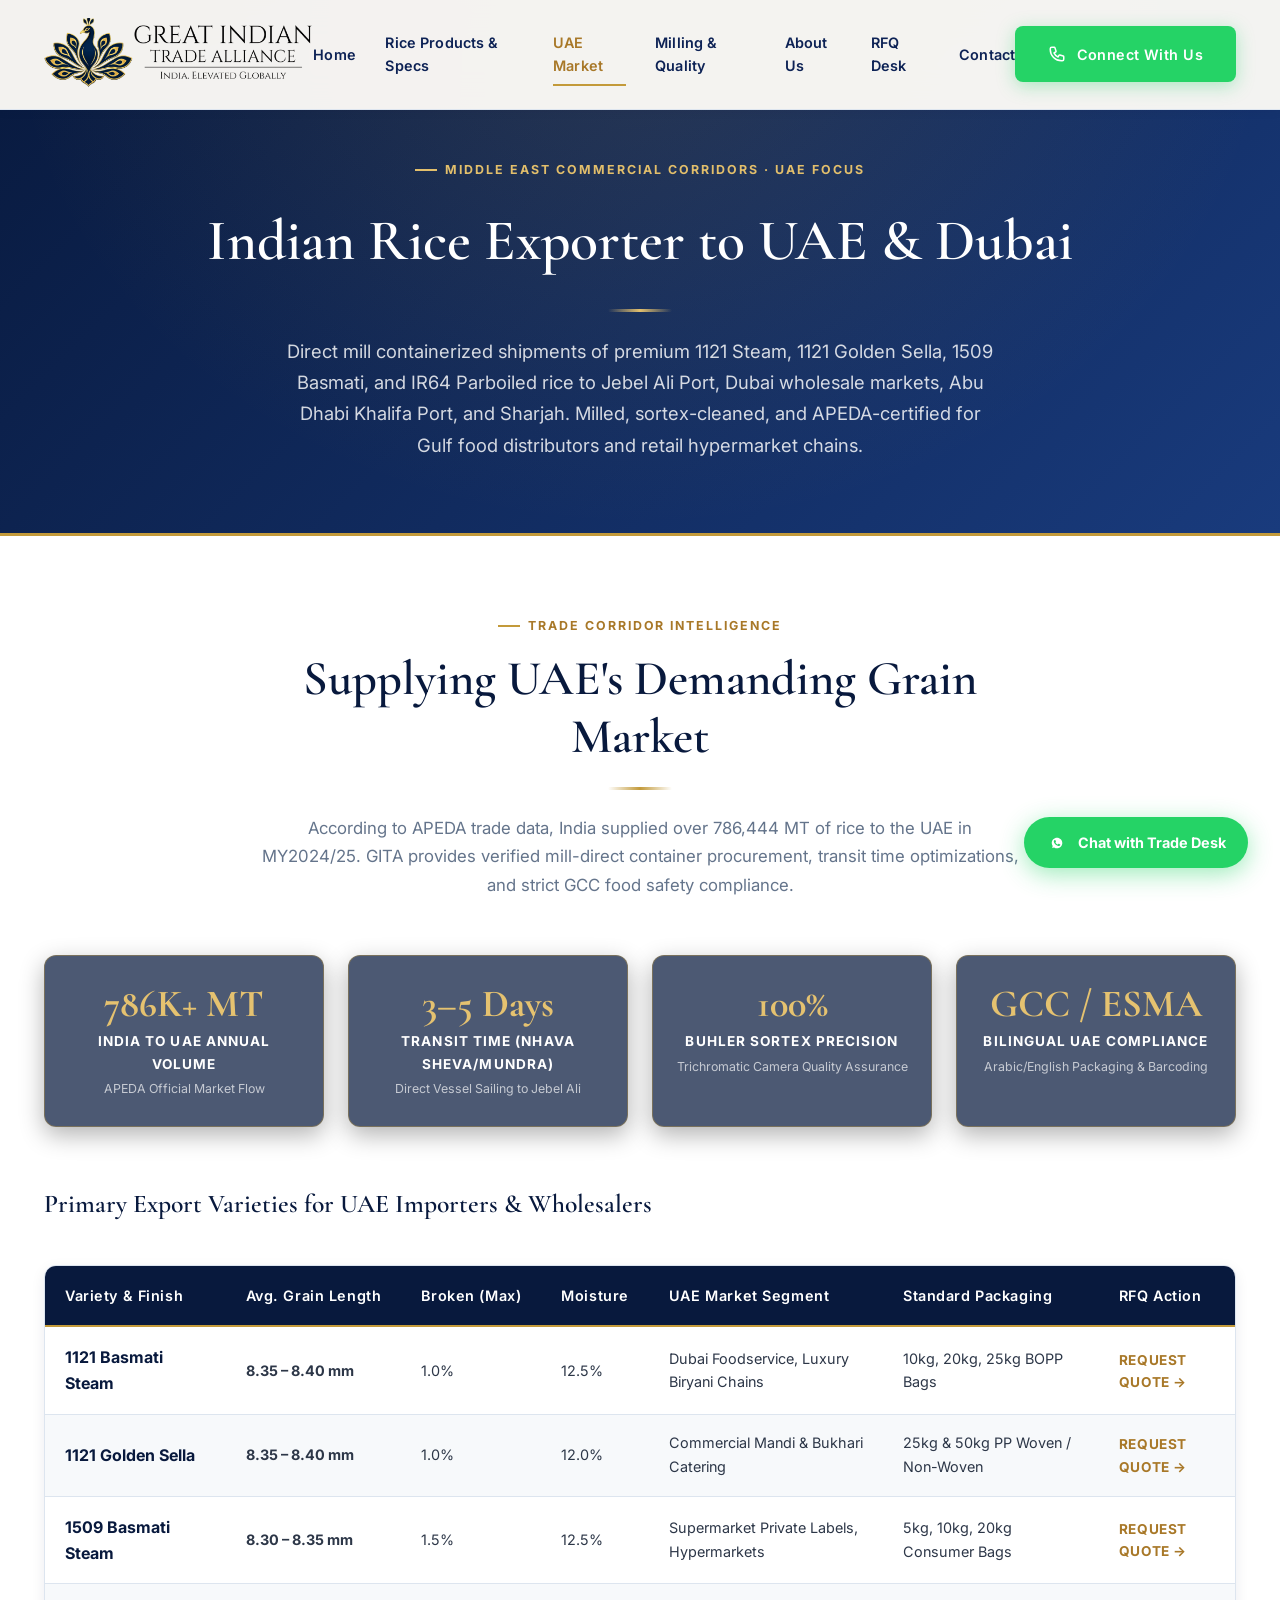
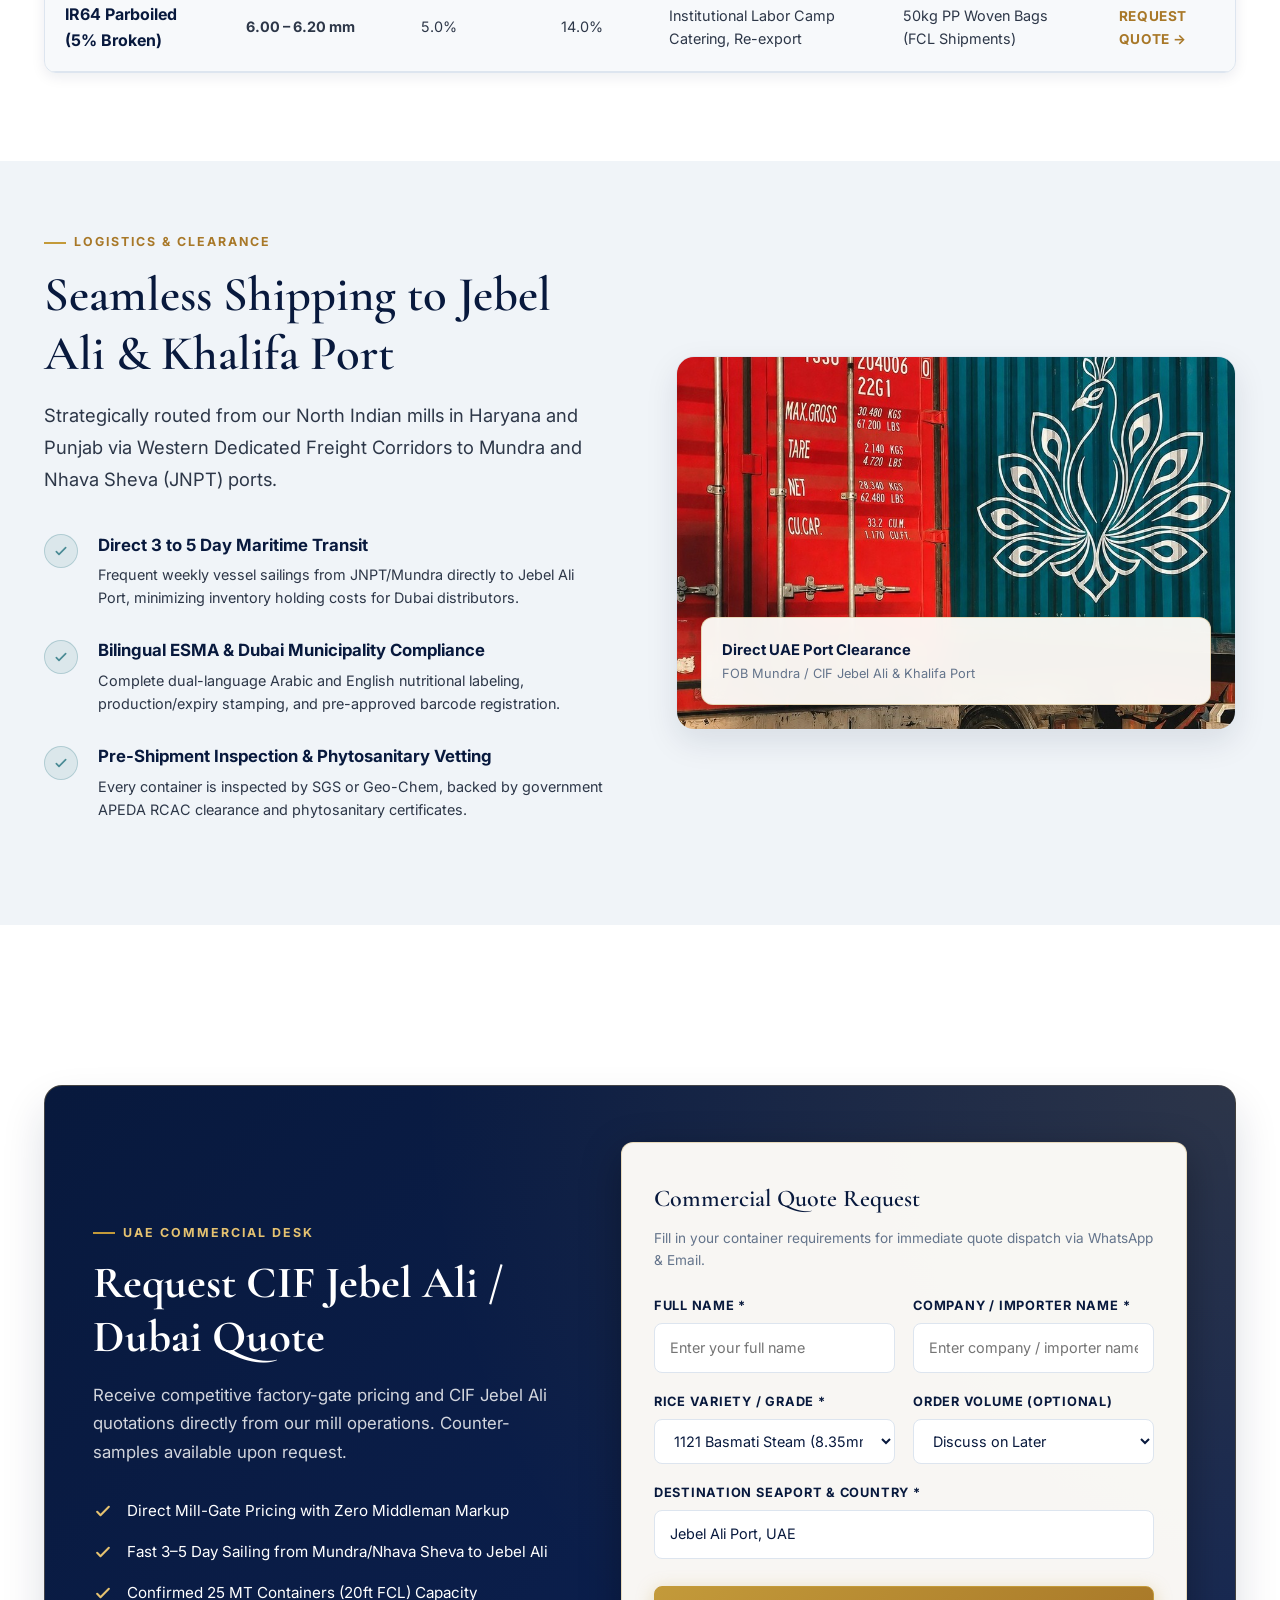
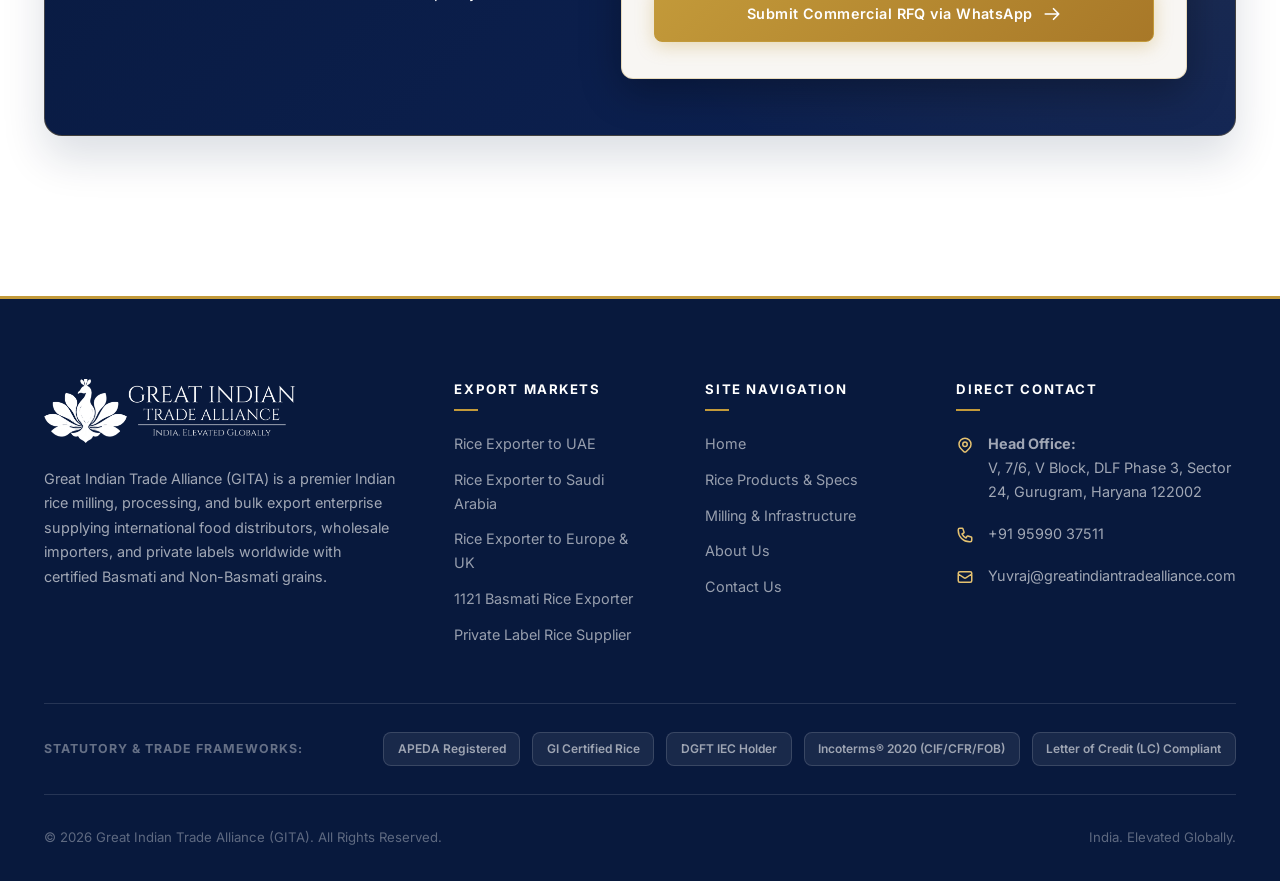
<file: rice-exporter-uae.html>
<!DOCTYPE html>
<html lang="en">
<head>
  <meta charset="UTF-8">
  <meta name="viewport" content="width=device-width, initial-scale=1.0, viewport-fit=cover">
  <meta name="theme-color" content="#08193D">
  <meta name="apple-mobile-web-app-capable" content="yes">
  <meta name="apple-mobile-web-app-status-bar-style" content="black-translucent">
  
  <title>Rice Exporter to UAE &amp; Dubai | Indian Basmati Rice Wholesale Supplier | GITA</title>
  <meta name="description" content="Leading Indian rice exporter to UAE and Dubai. Direct mill shipments of 1121 Steam Basmati, Golden Sella, 1509, and IR64 Parboiled rice to Jebel Ali Port. APEDA certified, 100% Sortex cleaned with private-label packaging for Gulf hypermarkets.">
  <meta name="keywords" content="rice exporter to UAE, basmati rice exporter UAE, Indian rice supplier UAE, basmati rice supplier Dubai, rice wholesaler Dubai, Indian rice exporter Dubai, bulk rice supplier UAE, 1121 basmati rice supplier UAE, Indian basmati rice wholesale Dubai, rice importers UAE, rice supplier Dubai, rice manufacturer India to UAE">
  
  <!-- Canonical & Open Graph -->
  <link rel="canonical" href="https://greatindiantradealliance.com/rice-exporter-uae.html">
  <meta property="og:type" content="article">
  <meta property="og:title" content="Rice Exporter to UAE &amp; Dubai | Indian Basmati Rice Wholesale Supplier">
  <meta property="og:description" content="Direct mill containerized shipments of 1121 Basmati, Golden Sella, and IR64 rice to Jebel Ali Port &amp; UAE markets. APEDA certified, private label packaging available.">
  <meta property="og:url" content="https://greatindiantradealliance.com/rice-exporter-uae.html">
  <meta property="og:image" content="images/hero-command-deck.jpg">
  
  <!-- Favicon -->
  <link rel="icon" type="image/jpeg" href="images/logo-emblem.jpg">
  
  <!-- Google Fonts: Cormorant Garamond & Inter -->
  <link rel="preconnect" href="https://fonts.googleapis.com">
  <link rel="preconnect" href="https://fonts.gstatic.com" crossorigin>
  <link href="https://fonts.googleapis.com/css2?family=Cormorant+Garamond:ital,wght@0,500;0,600;0,700;1,600&family=Inter:wght@400;500;600;700;800&display=swap" rel="stylesheet">
  
  <!-- Core Stylesheet -->
  <link rel="stylesheet" href="css/style.css">

  <!-- Schema.org Structured Data -->
  <script type="application/ld+json">
  {
    "@context": "https://schema.org",
    "@type": "Product",
    "name": "Indian Basmati & Non-Basmati Rice Export to UAE",
    "description": "Bulk containerized Indian Basmati Rice and Non-Basmati supply to Dubai, Abu Dhabi, and Sharjah via Jebel Ali Port.",
    "brand": {
      "@type": "Brand",
      "name": "Great Indian Trade Alliance"
    },
    "offers": {
      "@type": "AggregateOffer",
      "priceCurrency": "USD",
      "price": "Call for FOB/CIF Jebel Ali price",
      "availability": "https://schema.org/InStock"
    }
  }
  </script>
</head>
<body>

  <!-- Header & Navigation -->
  <header class="site-header">
    <div class="container nav-wrap">
      <a href="index.html" class="brand-logo" aria-label="Great Indian Trade Alliance Home">
        <img src="images/logo-cropped.png" alt="Great Indian Trade Alliance - India. Elevated Globally.">
      </a>
      
      <nav class="nav-menu" aria-label="Main Navigation">
        <a href="index.html" class="nav-link">Home</a>
        <a href="products.html" class="nav-link">Rice Products &amp; Specs</a>
        <a href="rice-exporter-uae.html" class="nav-link active">UAE Market</a>
        <a href="services.html" class="nav-link">Milling &amp; Quality</a>
        <a href="about.html" class="nav-link">About Us</a>
        <a href="#rfq" class="nav-link">RFQ Desk</a>
        <a href="contact.html" class="nav-link">Contact</a>
      </nav>

      <div class="nav-actions">
        <a href="tel:+919599037511" class="btn btn-whatsapp" title="Connect With GITA Trade Desk">
          <svg viewBox="0 0 24 24" fill="none" stroke="currentColor" stroke-width="2">
            <path stroke-linecap="round" stroke-linejoin="round" d="M3 5a2 2 0 012-2h3.28a1 1 0 01.948.684l1.498 4.493a1 1 0 01-.502 1.21l-2.257 1.13a11.042 11.042 0 005.516 5.516l1.13-2.257a1 1 0 011.21-.502l4.493 1.498a1 1 0 01.684.949V19a2 2 0 01-2 2h-1C9.716 21 3 14.284 3 6V5z" />
          </svg>
          <span>Connect With Us</span>
        </a>
        <button class="mobile-toggle" aria-label="Open navigation menu">
          <svg viewBox="0 0 24 24" fill="none" stroke="currentColor" stroke-width="2">
            <path stroke-linecap="round" stroke-linejoin="round" d="M4 6h16M4 12h16M4 18h16" />
          </svg>
        </button>
      </div>
    </div>
  </header>

  <!-- Mobile Drawer -->
  <div class="mobile-drawer-overlay"></div>
  <aside class="mobile-drawer">
    <div>
      <div class="drawer-header">
        <a href="index.html" class="brand-logo">
          <img src="images/logo-cropped.png" alt="GITA Logo" style="height: 56px;">
        </a>
        <button class="drawer-close" aria-label="Close navigation menu">
          <svg viewBox="0 0 24 24" fill="none" stroke="currentColor" stroke-width="2">
            <path stroke-linecap="round" stroke-linejoin="round" d="M6 18L18 6M6 6l12 12" />
          </svg>
        </button>
      </div>
      <nav class="drawer-links">
        <a href="index.html" class="drawer-link">Home</a>
        <a href="products.html" class="drawer-link">Rice Products &amp; Specs</a>
        <a href="1121-basmati-rice-exporter.html" class="drawer-link">1121 Basmati Rice</a>
        <a href="private-label-rice-supplier.html" class="drawer-link">Private Label Packaging</a>
        <a href="rice-exporter-uae.html" class="drawer-link active">Rice Exporter to UAE</a>
        <a href="rice-exporter-saudi-arabia.html" class="drawer-link">Rice Exporter to Saudi Arabia</a>
        <a href="rice-exporter-europe-uk.html" class="drawer-link">Rice Exporter to Europe &amp; UK</a>
        <a href="services.html" class="drawer-link">Milling &amp; Quality</a>
        <a href="about.html" class="drawer-link">About Us</a>
        <a href="contact.html" class="drawer-link">Contact Desk</a>
      </nav>
    </div>
  </aside>

  <!-- Page Banner -->
  <header class="page-header-banner">
    <div class="container">
      <span class="eyebrow">Middle East Commercial Corridors · UAE Focus</span>
      <h1>Indian Rice Exporter to UAE &amp; Dubai</h1>
      <div class="gold-divider"></div>
      <p>
        Direct mill containerized shipments of premium 1121 Steam, 1121 Golden Sella, 1509 Basmati, and IR64 Parboiled rice to Jebel Ali Port, Dubai wholesale markets, Abu Dhabi Khalifa Port, and Sharjah. Milled, sortex-cleaned, and APEDA-certified for Gulf food distributors and retail hypermarket chains.
      </p>
    </div>
  </header>

  <!-- Key UAE Trade Data & Capabilities -->
  <section class="section-white" style="padding: 4.5rem 0 2rem;">
    <div class="container">
      <div class="section-header">
        <span class="eyebrow">Trade Corridor Intelligence</span>
        <h2 class="heading-section">Supplying UAE's Demanding Grain Market</h2>
        <div class="gold-divider"></div>
        <p>
          According to APEDA trade data, India supplied over 786,444 MT of rice to the UAE in MY2024/25. GITA provides verified mill-direct container procurement, transit time optimizations, and strict GCC food safety compliance.
        </p>
      </div>

      <div class="hero-stats-grid" style="margin-bottom: 3.5rem;">
        <div class="hero-stat-item">
          <div class="hero-stat-num">786K+ MT</div>
          <div class="hero-stat-label">India to UAE Annual Volume</div>
          <div class="hero-stat-sub">APEDA Official Market Flow</div>
        </div>
        <div class="hero-stat-item">
          <div class="hero-stat-num">3–5 Days</div>
          <div class="hero-stat-label">Transit Time (Nhava Sheva/Mundra)</div>
          <div class="hero-stat-sub">Direct Vessel Sailing to Jebel Ali</div>
        </div>
        <div class="hero-stat-item">
          <div class="hero-stat-num">100%</div>
          <div class="hero-stat-label">Buhler Sortex Precision</div>
          <div class="hero-stat-sub">Trichromatic Camera Quality Assurance</div>
        </div>
        <div class="hero-stat-item">
          <div class="hero-stat-num">GCC / ESMA</div>
          <div class="hero-stat-label">Bilingual UAE Compliance</div>
          <div class="hero-stat-sub">Arabic/English Packaging &amp; Barcoding</div>
        </div>
      </div>

      <!-- Specific UAE Product Recommendations -->
      <h3 style="font-family: var(--font-serif); font-size: 1.6rem; color: var(--navy-900); margin-bottom: 1.5rem; font-weight: 600;">
        Primary Export Varieties for UAE Importers &amp; Wholesalers
      </h3>

      <div class="specs-table-wrap">
        <table class="specs-table">
          <thead>
            <tr>
              <th>Variety &amp; Finish</th>
              <th>Avg. Grain Length</th>
              <th>Broken (Max)</th>
              <th>Moisture</th>
              <th>UAE Market Segment</th>
              <th>Standard Packaging</th>
              <th>RFQ Action</th>
            </tr>
          </thead>
          <tbody>
            <tr>
              <td><span class="spec-variety-name">1121 Basmati Steam</span></td>
              <td><strong>8.35 – 8.40 mm</strong></td>
              <td>1.0%</td>
              <td>12.5%</td>
              <td>Dubai Foodservice, Luxury Biryani Chains</td>
              <td>10kg, 20kg, 25kg BOPP Bags</td>
              <td><a href="#rfq" class="cat-link">Request Quote &rarr;</a></td>
            </tr>
            <tr>
              <td><span class="spec-variety-name">1121 Golden Sella</span></td>
              <td><strong>8.35 – 8.40 mm</strong></td>
              <td>1.0%</td>
              <td>12.0%</td>
              <td>Commercial Mandi &amp; Bukhari Catering</td>
              <td>25kg &amp; 50kg PP Woven / Non-Woven</td>
              <td><a href="#rfq" class="cat-link">Request Quote &rarr;</a></td>
            </tr>
            <tr>
              <td><span class="spec-variety-name">1509 Basmati Steam</span></td>
              <td><strong>8.30 – 8.35 mm</strong></td>
              <td>1.5%</td>
              <td>12.5%</td>
              <td>Supermarket Private Labels, Hypermarkets</td>
              <td>5kg, 10kg, 20kg Consumer Bags</td>
              <td><a href="#rfq" class="cat-link">Request Quote &rarr;</a></td>
            </tr>
            <tr>
              <td><span class="spec-variety-name">IR64 Parboiled (5% Broken)</span></td>
              <td><strong>6.00 – 6.20 mm</strong></td>
              <td>5.0%</td>
              <td>14.0%</td>
              <td>Institutional Labor Camp Catering, Re-export</td>
              <td>50kg PP Woven Bags (FCL Shipments)</td>
              <td><a href="#rfq" class="cat-link">Request Quote &rarr;</a></td>
            </tr>
          </tbody>
        </table>
      </div>
    </div>
  </section>

  <!-- UAE Logistics & Port Advantage -->
  <section class="section-alt" style="padding: 4rem 0;">
    <div class="container">
      <div class="logistics-split">
        <div>
          <span class="eyebrow">Logistics &amp; Clearance</span>
          <h2 class="heading-section">Seamless Shipping to Jebel Ali &amp; Khalifa Port</h2>
          <p class="text-lead">
            Strategically routed from our North Indian mills in Haryana and Punjab via Western Dedicated Freight Corridors to Mundra and Nhava Sheva (JNPT) ports.
          </p>
          <div class="logistics-features">
            <div class="logistics-feature-item">
              <div class="feature-check">
                <svg viewBox="0 0 24 24" fill="none" stroke="currentColor" stroke-width="2.5"><path stroke-linecap="round" stroke-linejoin="round" d="M5 13l4 4L19 7" /></svg>
              </div>
              <div class="feature-body">
                <h4>Direct 3 to 5 Day Maritime Transit</h4>
                <p>Frequent weekly vessel sailings from JNPT/Mundra directly to Jebel Ali Port, minimizing inventory holding costs for Dubai distributors.</p>
              </div>
            </div>
            <div class="logistics-feature-item">
              <div class="feature-check">
                <svg viewBox="0 0 24 24" fill="none" stroke="currentColor" stroke-width="2.5"><path stroke-linecap="round" stroke-linejoin="round" d="M5 13l4 4L19 7" /></svg>
              </div>
              <div class="feature-body">
                <h4>Bilingual ESMA &amp; Dubai Municipality Compliance</h4>
                <p>Complete dual-language Arabic and English nutritional labeling, production/expiry stamping, and pre-approved barcode registration.</p>
              </div>
            </div>
            <div class="logistics-feature-item">
              <div class="feature-check">
                <svg viewBox="0 0 24 24" fill="none" stroke="currentColor" stroke-width="2.5"><path stroke-linecap="round" stroke-linejoin="round" d="M5 13l4 4L19 7" /></svg>
              </div>
              <div class="feature-body">
                <h4>Pre-Shipment Inspection &amp; Phytosanitary Vetting</h4>
                <p>Every container is inspected by SGS or Geo-Chem, backed by government APEDA RCAC clearance and phytosanitary certificates.</p>
              </div>
            </div>
          </div>
        </div>
        <div class="logistics-visual">
          <img src="images/containers-export.jpg" alt="Shipping containers prepared for Jebel Ali Port delivery">
          <div class="visual-badge">
            <div class="visual-badge-text">
              <h5>Direct UAE Port Clearance</h5>
              <p>FOB Mundra / CIF Jebel Ali &amp; Khalifa Port</p>
            </div>
          </div>
        </div>
      </div>
    </div>
  </section>

  <!-- B2B Commercial RFQ Form (Updated per user instruction) -->
  <section class="section-white" id="rfq">
    <div class="container">
      <div class="rfq-section-wrap">
        <div class="rfq-grid">
          <div class="rfq-info">
            <span class="eyebrow" style="color: var(--gold-400);">UAE Commercial Desk</span>
            <h2>Request CIF Jebel Ali / Dubai Quote</h2>
            <p>
              Receive competitive factory-gate pricing and CIF Jebel Ali quotations directly from our mill operations. Counter-samples available upon request.
            </p>
            <div class="rfq-highlights">
              <div class="rfq-highlight-item">
                <svg viewBox="0 0 24 24" fill="none" stroke="currentColor" stroke-width="2.5"><path stroke-linecap="round" stroke-linejoin="round" d="M5 13l4 4L19 7" /></svg>
                <span>Direct Mill-Gate Pricing with Zero Middleman Markup</span>
              </div>
              <div class="rfq-highlight-item">
                <svg viewBox="0 0 24 24" fill="none" stroke="currentColor" stroke-width="2.5"><path stroke-linecap="round" stroke-linejoin="round" d="M5 13l4 4L19 7" /></svg>
                <span>Fast 3–5 Day Sailing from Mundra/Nhava Sheva to Jebel Ali</span>
              </div>
              <div class="rfq-highlight-item">
                <svg viewBox="0 0 24 24" fill="none" stroke="currentColor" stroke-width="2.5"><path stroke-linecap="round" stroke-linejoin="round" d="M5 13l4 4L19 7" /></svg>
                <span>Confirmed 25 MT Containers (20ft FCL) Capacity</span>
              </div>
            </div>
          </div>

          <div class="rfq-form-box">
            <h3 style="font-family: var(--font-serif); font-size: 1.5rem; color: var(--navy-900); margin-bottom: 0.5rem; font-weight: 600;">
              Commercial Quote Request
            </h3>
            <p style="font-size: 0.85rem; color: var(--text-muted); margin-bottom: 1.5rem;">
              Fill in your container requirements for immediate quote dispatch via WhatsApp &amp; Email.
            </p>

            <form id="rfqForm">
              <div class="rfq-form-grid">
                <div>
                  <label class="form-label">Full Name *</label>
                  <input type="text" name="buyer_name" class="form-input" placeholder="Enter your full name" required>
                </div>

                <div>
                  <label class="form-label">Company / Importer Name *</label>
                  <input type="text" name="company_name" class="form-input" placeholder="Enter company / importer name" required>
                </div>

                <div>
                  <label class="form-label">Rice Variety / Grade *</label>
                  <select name="product_grade" class="form-select" required>
                    <option value="1121 Steam Basmati (UAE Spec)">1121 Basmati Steam (8.35mm+)</option>
                    <option value="1121 Golden Sella Basmati">1121 Golden Sella Basmati</option>
                    <option value="1121 White Sella Basmati">1121 White Sella Basmati</option>
                    <option value="1509 Steam Basmati">1509 Basmati Steam</option>
                    <option value="Traditional Raw Basmati">Traditional Aromatic Basmati</option>
                    <option value="IR64 Parboiled (5% Broken)">IR64 Parboiled Rice (5% Broken)</option>
                    <option value="PR11 / PR14 White Rice">PR11 / PR14 Non-Basmati</option>
                    <option value="Sona Masoori Rice">Sona Masoori Rice</option>
                    <option value="Other Commodity">Other Inquiries</option>
                  </select>
                </div>

                <div>
                  <label class="form-label">Order Volume (Optional)</label>
                  <select name="volume" class="form-select">
                    <option value="Discuss on Later" selected>Discuss on Later</option>
                    <option value="Trial Container (1 FCL / 25-27 MT)">Trial: 1 FCL 20ft (25-27 MT)</option>
                    <option value="2 to 5 Containers (50-125 MT)">2 – 5 FCLs (50 – 125 MT)</option>
                    <option value="6 to 10 Containers (150-250 MT)">6 – 10 FCLs (150 – 250 MT)</option>
                    <option value="10+ Containers / Annual Contract">10+ FCLs / Annual Contract</option>
                  </select>
                </div>

                <div class="form-group-full">
                  <label class="form-label">Destination Seaport &amp; Country *</label>
                  <input type="text" name="destination_port" class="form-input" placeholder="Enter Destination Seaport &amp; Country" value="Jebel Ali Port, UAE" required>
                </div>

                <div class="form-group-full" style="margin-top: 0.5rem;">
                  <button type="submit" class="btn btn-primary" style="width: 100%; justify-content: center; padding: 0.95rem;">
                    <span>Submit Commercial RFQ via WhatsApp</span>
                    <svg viewBox="0 0 24 24" fill="none" stroke="currentColor" stroke-width="2.2">
                      <path stroke-linecap="round" stroke-linejoin="round" d="M14 5l7 7m0 0l-7 7m7-7H3" />
                    </svg>
                  </button>
                </div>
              </div>
            </form>
          </div>
        </div>
      </div>
    </div>
  </section>

  <!-- Footer -->
  <footer class="site-footer">
    <div class="container">
      <div class="footer-top">
        <div class="footer-brand">
          <img src="images/logo-cropped.png" alt="Great Indian Trade Alliance Logo">
          <p class="footer-about-text">
            Great Indian Trade Alliance (GITA) is a premier Indian rice milling, processing, and bulk export enterprise supplying international food distributors, wholesale importers, and private labels worldwide with certified Basmati and Non-Basmati grains.
          </p>
        </div>

        <div class="footer-col">
          <h5>Export Markets</h5>
          <ul class="footer-links-list">
            <li><a href="rice-exporter-uae.html">Rice Exporter to UAE</a></li>
            <li><a href="rice-exporter-saudi-arabia.html">Rice Exporter to Saudi Arabia</a></li>
            <li><a href="rice-exporter-europe-uk.html">Rice Exporter to Europe &amp; UK</a></li>
            <li><a href="1121-basmati-rice-exporter.html">1121 Basmati Rice Exporter</a></li>
            <li><a href="private-label-rice-supplier.html">Private Label Rice Supplier</a></li>
          </ul>
        </div>

        <div class="footer-col">
          <h5>Site Navigation</h5>
          <ul class="footer-links-list">
            <li><a href="index.html">Home</a></li>
            <li><a href="products.html">Rice Products &amp; Specs</a></li>
            <li><a href="services.html">Milling &amp; Infrastructure</a></li>
            <li><a href="about.html">About Us</a></li>
            <li><a href="contact.html">Contact Us</a></li>
          </ul>
        </div>

        <div class="footer-col">
          <h5>Direct Contact</h5>
          <div class="footer-contact-list">
            <div class="footer-contact-item">
              <svg viewBox="0 0 24 24" fill="none" stroke="currentColor" stroke-width="2"><path stroke-linecap="round" stroke-linejoin="round" d="M17.657 16.657L13.414 20.9a1.998 1.998 0 01-2.827 0l-4.244-4.243a8 8 0 1111.314 0z" /><path stroke-linecap="round" stroke-linejoin="round" d="M15 11a3 3 0 11-6 0 3 3 0 016 0z" /></svg>
              <span><strong>Head Office:</strong><br>V, 7/6, V Block, DLF Phase 3, Sector 24, Gurugram, Haryana 122002</span>
            </div>
            <div class="footer-contact-item">
              <svg viewBox="0 0 24 24" fill="none" stroke="currentColor" stroke-width="2"><path stroke-linecap="round" stroke-linejoin="round" d="M3 5a2 2 0 012-2h3.28a1 1 0 01.948.684l1.498 4.493a1 1 0 01-.502 1.21l-2.257 1.13a11.042 11.042 0 005.516 5.516l1.13-2.257a1 1 0 011.21-.502l4.493 1.498a1 1 0 01.684.949V19a2 2 0 01-2 2h-1C9.716 21 3 14.284 3 6V5z" /></svg>
              <a href="tel:+919599037511">+91 95990 37511</a>
            </div>
            <div class="footer-contact-item">
              <svg viewBox="0 0 24 24" fill="none" stroke="currentColor" stroke-width="2"><path stroke-linecap="round" stroke-linejoin="round" d="M3 8l7.89 5.26a2 2 0 002.22 0L21 8M5 19h14a2 2 0 002-2V7a2 2 0 00-2-2H5a2 2 0 00-2 2v10a2 2 0 002 2z" /></svg>
              <a href="mailto:Yuvraj@greatindiantradealliance.com">Yuvraj@greatindiantradealliance.com</a>
            </div>
          </div>
        </div>
      </div>

      <div class="footer-compliance">
        <span class="compliance-label">Statutory &amp; Trade Frameworks:</span>
        <div class="compliance-tags">
          <span class="compliance-tag">APEDA Registered</span>
          <span class="compliance-tag">GI Certified Rice</span>
          <span class="compliance-tag">DGFT IEC Holder</span>
          <span class="compliance-tag">Incoterms® 2020 (CIF/CFR/FOB)</span>
          <span class="compliance-tag">Letter of Credit (LC) Compliant</span>
        </div>
      </div>

      <div class="footer-bottom">
        <p>&copy; 2026 Great Indian Trade Alliance (GITA). All Rights Reserved.</p>
        <p>India. Elevated Globally.</p>
      </div>
    </div>
  </footer>

  <!-- Floating WhatsApp CTA -->
  <a href="https://wa.me/919599037511?text=Hello%20GITA%20Trade%20Desk%2C%20I%20would%20like%20to%20inquire%20about%20importing%20rice%20to%20UAE." class="whatsapp-float-btn" aria-label="Chat directly on WhatsApp" target="_blank" rel="noopener noreferrer">
    <svg viewBox="0 0 24 24"><path d="M12.031 6.172c-3.181 0-5.767 2.586-5.768 5.766-.001 1.298.38 2.27 1.019 3.287l-.582 2.128 2.182-.573c.978.58 1.911.928 3.145.929 3.178 0 5.767-2.587 5.768-5.766.001-3.187-2.575-5.77-5.764-5.771zm3.392 8.244c-.144.405-.837.774-1.17.824-.299.045-.677.063-1.092-.069-.252-.08-.575-.187-.988-.365-1.739-.751-2.874-2.502-2.961-2.617-.087-.116-.708-.94-.708-1.793s.448-1.273.607-1.446c.159-.173.346-.217.462-.217l.332.007c.106.005.249-.04.39.298.144.347.491 1.2.534 1.287.043.087.072.188.014.304-.058.116-.087.188-.173.289l-.26.304c-.087.086-.177.18-.076.354.101.174.449.741.964 1.2.662.589 1.221.771 1.394.858.173.086.274.072.375-.043s.433-.505.549-.679c.116-.173.231-.145.39-.087s1.011.477 1.184.564.289.13.332.203c.043.071.043.417-.101.822z"/></svg>
    <span>Chat with Trade Desk</span>
  </a>

  <!-- Shared Scripts -->
  <script src="js/components.js"></script>
</body>
</html>
</file>
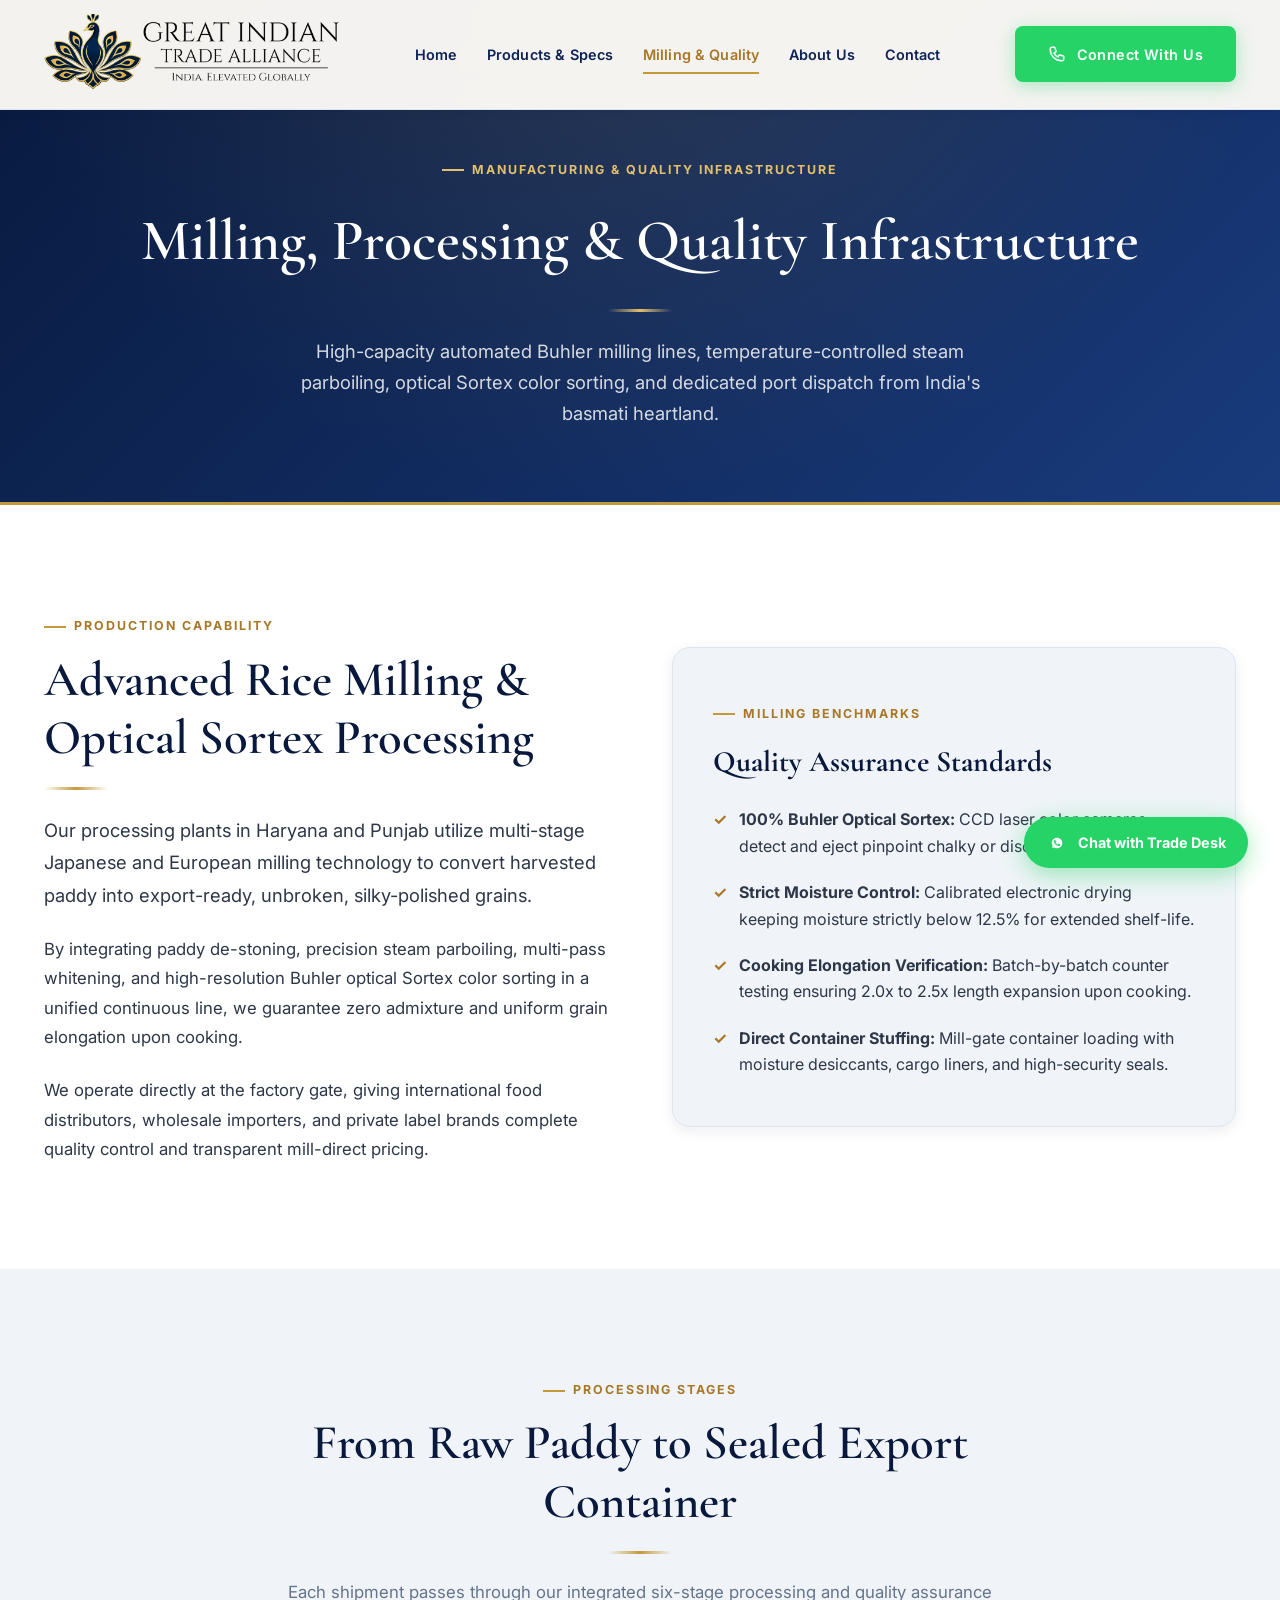
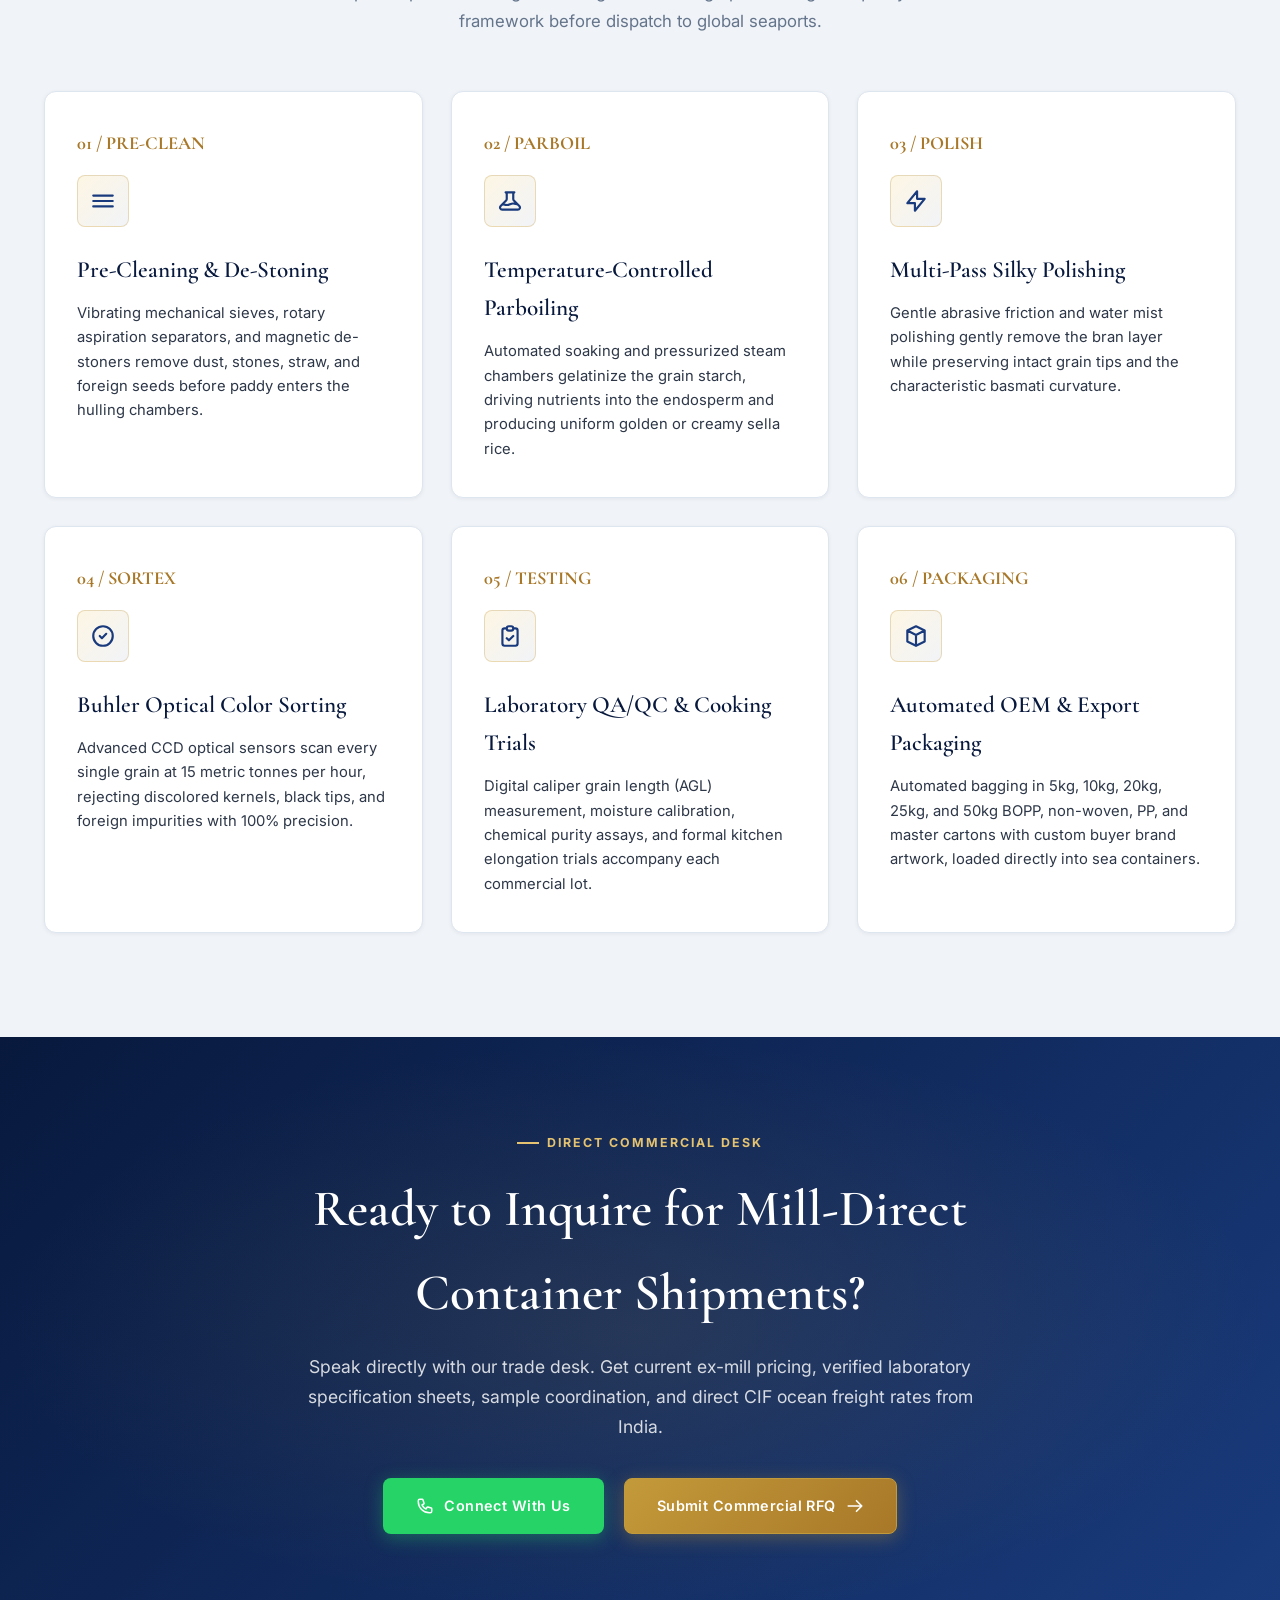
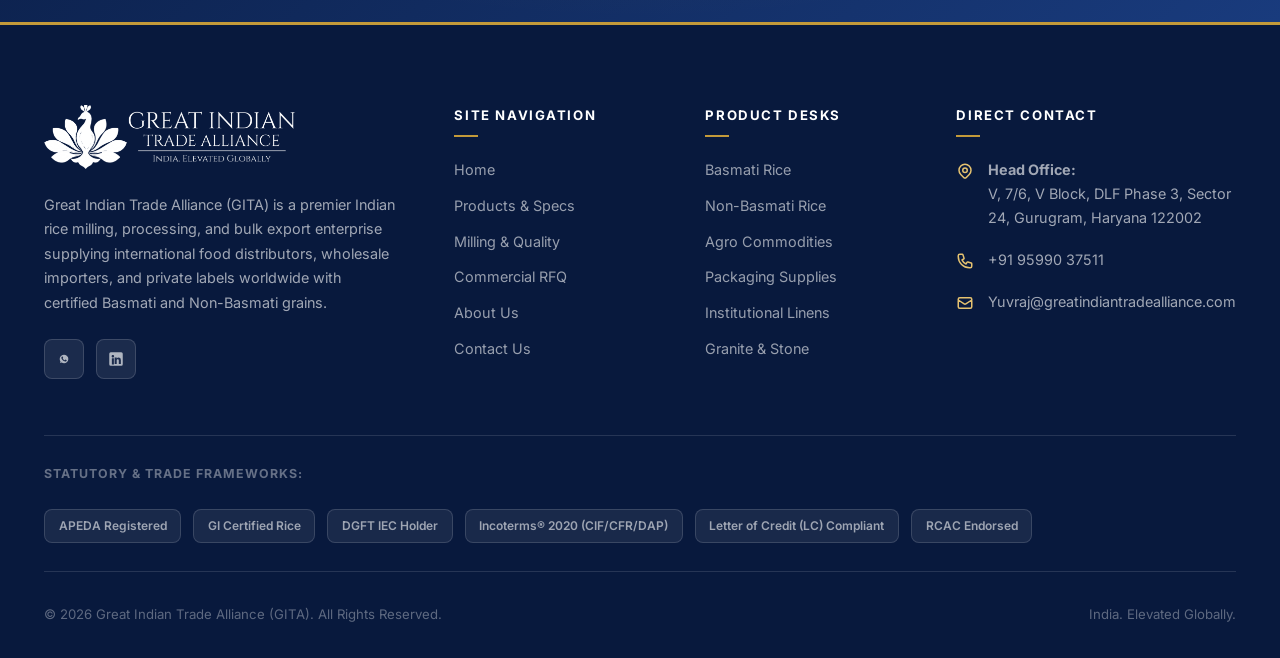
<file: services.html>
<!DOCTYPE html>
<html lang="en">
<head>
  <meta charset="UTF-8">
  <meta name="viewport" content="width=device-width, initial-scale=1.0, viewport-fit=cover">
  <meta name="theme-color" content="#08193D">
  <meta name="apple-mobile-web-app-capable" content="yes">
  <meta name="apple-mobile-web-app-status-bar-style" content="black-translucent">
  
  <title>Milling &amp; Quality Infrastructure | Great Indian Trade Alliance (GITA)</title>
  <meta name="description" content="State-of-the-art rice milling, Buhler optical Sortex grading, parboiling, and laboratory QA/QC infrastructure. Supplying export-grade Indian Basmati and Non-Basmati rice directly from Haryana &amp; Punjab.">
  <meta name="keywords" content="Rice milling plant India, Buhler sortex rice, rice processing infrastructure, Basmati rice manufacturer India, rice parboiling plant, APEDA certified rice mill">
  
  <link rel="canonical" href="https://greatindiantradealliance.com/services.html">
  <meta property="og:type" content="website">
  <meta property="og:title" content="Milling &amp; Quality Infrastructure | Great Indian Trade Alliance">
  <meta property="og:description" content="Advanced rice milling, 100% Sortex color sorting, laboratory QA/QC, and private-label packaging direct from Indian mills.">
  <meta property="og:url" content="https://greatindiantradealliance.com/services.html">
  <meta property="og:image" content="images/hero-command-deck.jpg">
  
  <!-- Favicon -->
  <link rel="icon" type="image/jpeg" href="images/logo-emblem.jpg">
  
  <!-- Google Fonts: Cormorant Garamond & Inter -->
  <link rel="preconnect" href="https://fonts.googleapis.com">
  <link rel="preconnect" href="https://fonts.gstatic.com" crossorigin>
  <link href="https://fonts.googleapis.com/css2?family=Cormorant+Garamond:ital,wght@0,500;0,600;0,700;1,600&family=Inter:wght@400;500;600;700;800&display=swap" rel="stylesheet">
  
  <!-- Core Stylesheet -->
  <link rel="stylesheet" href="css/style.css">
</head>
<body>

  <!-- ==========================================================================
       HEADER & NAVIGATION
       ========================================================================== -->
  <header class="site-header">
    <div class="container nav-wrap">
      <a href="index.html" class="brand-logo" aria-label="Great Indian Trade Alliance Home">
        <img src="images/logo-cropped.png" alt="Great Indian Trade Alliance - India. Elevated Globally.">
      </a>
      
      <nav class="nav-menu" aria-label="Main Navigation">
        <a href="index.html" class="nav-link">Home</a>
        <a href="products.html" class="nav-link">Products &amp; Specs</a>
        <a href="services.html" class="nav-link active">Milling &amp; Quality</a>
        <a href="about.html" class="nav-link">About Us</a>
        <a href="contact.html" class="nav-link">Contact</a>
      </nav>

      <div class="nav-actions">
        <a href="tel:+919599037511" class="btn btn-whatsapp" title="Connect With GITA Trade Desk">
          <svg viewBox="0 0 24 24" fill="none" stroke="currentColor" stroke-width="2">
            <path stroke-linecap="round" stroke-linejoin="round" d="M3 5a2 2 0 012-2h3.28a1 1 0 01.948.684l1.498 4.493a1 1 0 01-.502 1.21l-2.257 1.13a11.042 11.042 0 005.516 5.516l1.13-2.257a1 1 0 011.21-.502l4.493 1.498a1 1 0 01.684.949V19a2 2 0 01-2 2h-1C9.716 21 3 14.284 3 6V5z" />
          </svg>
          <span>Connect With Us</span>
        </a>
        <button class="mobile-toggle" aria-label="Open navigation menu">
          <svg viewBox="0 0 24 24" fill="none" stroke="currentColor" stroke-width="2">
            <path stroke-linecap="round" stroke-linejoin="round" d="M4 6h16M4 12h16M4 18h16" />
          </svg>
        </button>
      </div>
    </div>
  </header>

  <!-- Mobile Drawer -->
  <div class="mobile-drawer-overlay"></div>
  <aside class="mobile-drawer">
    <div>
      <div class="drawer-header">
        <a href="index.html" class="brand-logo">
          <img src="images/logo-cropped.png" alt="GITA Logo" style="height: 56px;">
        </a>
        <button class="drawer-close" aria-label="Close navigation menu">
          <svg viewBox="0 0 24 24" fill="none" stroke="currentColor" stroke-width="2">
            <path stroke-linecap="round" stroke-linejoin="round" d="M6 18L18 6M6 6l12 12" />
          </svg>
        </button>
      </div>
      <nav class="drawer-links">
        <a href="index.html" class="drawer-link">Home</a>
        <a href="products.html" class="drawer-link">Products &amp; Specs</a>
        <a href="services.html" class="drawer-link active">Milling &amp; Quality</a>
        <a href="about.html" class="drawer-link">About Us</a>
        <a href="contact.html" class="drawer-link">Contact Desk</a>
      </nav>
    </div>
    <div class="drawer-footer">
      <a href="tel:+919599037511" class="btn btn-whatsapp" style="width: 100%; margin-bottom: 0.75rem;">
        <svg viewBox="0 0 24 24" fill="none" stroke="currentColor" stroke-width="2">
          <path stroke-linecap="round" stroke-linejoin="round" d="M3 5a2 2 0 012-2h3.28a1 1 0 01.948.684l1.498 4.493a1 1 0 01-.502 1.21l-2.257 1.13a11.042 11.042 0 005.516 5.516l1.13-2.257a1 1 0 011.21-.502l4.493 1.498a1 1 0 01.684.949V19a2 2 0 01-2 2h-1C9.716 21 3 14.284 3 6V5z" />
        </svg>
        <span>Connect With Us</span>
      </a>
      <a href="https://wa.me/919599037511?text=Hello%20GITA%20Trade%20Desk%2C%20I%20would%20like%20to%20inquire%20about%20importing%20rice." class="btn btn-outline" style="width: 100%;" target="_blank" rel="noopener noreferrer">
        <span>Chat on WhatsApp</span>
      </a>
    </div>
  </aside>

  <!-- ==========================================================================
       PAGE HEADER BANNER
       ========================================================================== -->
  <section class="page-header-banner">
    <div class="container">
      <span class="eyebrow">Manufacturing &amp; Quality Infrastructure</span>
      <h1>Milling, Processing &amp; Quality Infrastructure</h1>
      <div class="gold-divider"></div>
      <p>
        High-capacity automated Buhler milling lines, temperature-controlled steam parboiling, optical Sortex color sorting, and dedicated port dispatch from India's basmati heartland.
      </p>
    </div>
  </section>

  <!-- ==========================================================================
       MILLING INFRASTRUCTURE OVERVIEW
       ========================================================================== -->
  <section class="section-white">
    <div class="container">
      <div class="about-grid-split">
        <div>
          <span class="eyebrow">Production Capability</span>
          <h2 class="heading-section">Advanced Rice Milling &amp; Optical Sortex Processing</h2>
          <div class="gold-divider" style="margin-left: 0;"></div>
          <p class="text-lead" style="margin-bottom: 1.5rem;">
            Our processing plants in Haryana and Punjab utilize multi-stage Japanese and European milling technology to convert harvested paddy into export-ready, unbroken, silky-polished grains.
          </p>
          <p style="color: var(--text-body); line-height: 1.75; font-size: 1.05rem; margin-bottom: 1.5rem;">
            By integrating paddy de-stoning, precision steam parboiling, multi-pass whitening, and high-resolution Buhler optical Sortex color sorting in a unified continuous line, we guarantee zero admixture and uniform grain elongation upon cooking.
          </p>
          <p style="color: var(--text-body); line-height: 1.75; font-size: 1.05rem;">
            We operate directly at the factory gate, giving international food distributors, wholesale importers, and private label brands complete quality control and transparent mill-direct pricing.
          </p>
        </div>

        <div style="background: var(--bg-alt); border: 1px solid var(--border-light); border-radius: var(--radius-lg); padding: 3rem 2.5rem; box-shadow: var(--shadow-sm);">
          <span class="eyebrow">Milling Benchmarks</span>
          <h3 style="font-family: var(--font-serif); font-size: 1.85rem; color: var(--navy-900); margin-bottom: 1.25rem;">
            Quality Assurance Standards
          </h3>
          <ul style="display: flex; flex-direction: column; gap: 1.25rem; font-size: 1rem; color: var(--text-body);">
            <li style="display: flex; gap: 0.75rem; align-items: flex-start;">
              <span style="color: var(--gold-600); font-weight: 700;">&check;</span>
              <span><strong>100% Buhler Optical Sortex:</strong> CCD laser color cameras detect and eject pinpoint chalky or discolored grains.</span>
            </li>
            <li style="display: flex; gap: 0.75rem; align-items: flex-start;">
              <span style="color: var(--gold-600); font-weight: 700;">&check;</span>
              <span><strong>Strict Moisture Control:</strong> Calibrated electronic drying keeping moisture strictly below 12.5% for extended shelf-life.</span>
            </li>
            <li style="display: flex; gap: 0.75rem; align-items: flex-start;">
              <span style="color: var(--gold-600); font-weight: 700;">&check;</span>
              <span><strong>Cooking Elongation Verification:</strong> Batch-by-batch counter testing ensuring 2.0x to 2.5x length expansion upon cooking.</span>
            </li>
            <li style="display: flex; gap: 0.75rem; align-items: flex-start;">
              <span style="color: var(--gold-600); font-weight: 700;">&check;</span>
              <span><strong>Direct Container Stuffing:</strong> Mill-gate container loading with moisture desiccants, cargo liners, and high-security seals.</span>
            </li>
          </ul>
        </div>
      </div>
    </div>
  </section>

  <!-- ==========================================================================
       6 PILLARS OF OUR MILLING & EXPORT INFRASTRUCTURE
       ========================================================================== -->
  <section class="section-alt">
    <div class="container">
      <div class="section-header">
        <span class="eyebrow">Processing Stages</span>
        <h2 class="heading-section">From Raw Paddy to Sealed Export Container</h2>
        <div class="gold-divider"></div>
        <p>
          Each shipment passes through our integrated six-stage processing and quality assurance framework before dispatch to global seaports.
        </p>
      </div>

      <div class="pillars-grid">
        <!-- Stage 1 -->
        <article class="pillar-card">
          <span class="pillar-num">01 / PRE-CLEAN</span>
          <div class="pillar-icon">
            <svg viewBox="0 0 24 24" fill="none" stroke="currentColor" stroke-width="2">
              <path stroke-linecap="round" stroke-linejoin="round" d="M3 7h18M3 12h18M3 17h18" />
            </svg>
          </div>
          <h3>Pre-Cleaning &amp; De-Stoning</h3>
          <p>
            Vibrating mechanical sieves, rotary aspiration separators, and magnetic de-stoners remove dust, stones, straw, and foreign seeds before paddy enters the hulling chambers.
          </p>
        </article>

        <!-- Stage 2 -->
        <article class="pillar-card">
          <span class="pillar-num">02 / PARBOIL</span>
          <div class="pillar-icon">
            <svg viewBox="0 0 24 24" fill="none" stroke="currentColor" stroke-width="2">
              <path stroke-linecap="round" stroke-linejoin="round" d="M19.428 15.428a2 2 0 00-1.022-.547l-2.387-.477a6 6 0 00-3.86.517l-.318.158a6 6 0 01-3.86.517L6.05 15.21a2 2 0 00-1.806.547M8 4h8l-1 1v5.172a2 2 0 00.586 1.414l5 5c1.26 1.26.367 3.414-1.415 3.414H4.828c-1.782 0-2.674-2.154-1.414-3.414l5-5A2 2 0 009 10.172V5L8 4z" />
            </svg>
          </div>
          <h3>Temperature-Controlled Parboiling</h3>
          <p>
            Automated soaking and pressurized steam chambers gelatinize the grain starch, driving nutrients into the endosperm and producing uniform golden or creamy sella rice.
          </p>
        </article>

        <!-- Stage 3 -->
        <article class="pillar-card">
          <span class="pillar-num">03 / POLISH</span>
          <div class="pillar-icon">
            <svg viewBox="0 0 24 24" fill="none" stroke="currentColor" stroke-width="2">
              <path stroke-linecap="round" stroke-linejoin="round" d="M13 10V3L4 14h7v7l9-11h-7z" />
            </svg>
          </div>
          <h3>Multi-Pass Silky Polishing</h3>
          <p>
            Gentle abrasive friction and water mist polishing gently remove the bran layer while preserving intact grain tips and the characteristic basmati curvature.
          </p>
        </article>

        <!-- Stage 4 -->
        <article class="pillar-card">
          <span class="pillar-num">04 / SORTEX</span>
          <div class="pillar-icon">
            <svg viewBox="0 0 24 24" fill="none" stroke="currentColor" stroke-width="2">
              <path stroke-linecap="round" stroke-linejoin="round" d="M9 12l2 2 4-4m6 2a9 9 0 11-18 0 9 9 0 0118 0z" />
            </svg>
          </div>
          <h3>Buhler Optical Color Sorting</h3>
          <p>
            Advanced CCD optical sensors scan every single grain at 15 metric tonnes per hour, rejecting discolored kernels, black tips, and foreign impurities with 100% precision.
          </p>
        </article>

        <!-- Stage 5 -->
        <article class="pillar-card">
          <span class="pillar-num">05 / TESTING</span>
          <div class="pillar-icon">
            <svg viewBox="0 0 24 24" fill="none" stroke="currentColor" stroke-width="2">
              <path stroke-linecap="round" stroke-linejoin="round" d="M9 5H7a2 2 0 00-2 2v12a2 2 0 002 2h10a2 2 0 002-2V7a2 2 0 00-2-2h-2M9 5a2 2 0 002 2h2a2 2 0 002-2M9 5a2 2 0 012-2h2a2 2 0 012 2m-6 9l2 2 4-4" />
            </svg>
          </div>
          <h3>Laboratory QA/QC &amp; Cooking Trials</h3>
          <p>
            Digital caliper grain length (AGL) measurement, moisture calibration, chemical purity assays, and formal kitchen elongation trials accompany each commercial lot.
          </p>
        </article>

        <!-- Stage 6 -->
        <article class="pillar-card">
          <span class="pillar-num">06 / PACKAGING</span>
          <div class="pillar-icon">
            <svg viewBox="0 0 24 24" fill="none" stroke="currentColor" stroke-width="2">
              <path stroke-linecap="round" stroke-linejoin="round" d="M20 7l-8-4-8 4m16 0l-8 4m8-4v10l-8 4m0-10L4 7m8 4v10M4 7v10l8 4" />
            </svg>
          </div>
          <h3>Automated OEM &amp; Export Packaging</h3>
          <p>
            Automated bagging in 5kg, 10kg, 20kg, 25kg, and 50kg BOPP, non-woven, PP, and master cartons with custom buyer brand artwork, loaded directly into sea containers.
          </p>
        </article>
      </div>
    </div>
  </section>

  <!-- ==========================================================================
       CTA BANNER
       ========================================================================== -->
  <section class="cta-banner">
    <div class="container cta-banner-content">
      <span class="eyebrow">Direct Commercial Desk</span>
      <h2>Ready to Inquire for Mill-Direct Container Shipments?</h2>
      <p>
        Speak directly with our trade desk. Get current ex-mill pricing, verified laboratory specification sheets, sample coordination, and direct CIF ocean freight rates from India.
      </p>
      <div class="cta-actions-row">
        <a href="tel:+919599037511" class="btn btn-whatsapp">
          <svg viewBox="0 0 24 24" fill="none" stroke="currentColor" stroke-width="2">
            <path stroke-linecap="round" stroke-linejoin="round" d="M3 5a2 2 0 012-2h3.28a1 1 0 01.948.684l1.498 4.493a1 1 0 01-.502 1.21l-2.257 1.13a11.042 11.042 0 005.516 5.516l1.13-2.257a1 1 0 011.21-.502l4.493 1.498a1 1 0 01.684.949V19a2 2 0 01-2 2h-1C9.716 21 3 14.284 3 6V5z" />
          </svg>
          <span>Connect With Us</span>
        </a>
        <a href="index.html#rfq" class="btn btn-primary">
          <span>Submit Commercial RFQ</span>
          <svg viewBox="0 0 24 24" fill="none" stroke="currentColor" stroke-width="2.2">
            <path stroke-linecap="round" stroke-linejoin="round" d="M14 5l7 7m0 0l-7 7m7-7H3" />
          </svg>
        </a>
      </div>
    </div>
  </section>

  <!-- ==========================================================================
       FOOTER
       ========================================================================== -->
  <footer class="site-footer">
    <div class="container">
      <div class="footer-top">
        <div class="footer-brand">
          <img src="images/logo-cropped.png" alt="Great Indian Trade Alliance Logo">
          <p class="footer-about-text">
            Great Indian Trade Alliance (GITA) is a premier Indian rice milling, processing, and bulk export enterprise supplying international food distributors, wholesale importers, and private labels worldwide with certified Basmati and Non-Basmati grains.
          </p>
          <div class="footer-social-links">
            <a href="https://wa.me/919599037511" class="footer-social-item" title="WhatsApp" target="_blank" rel="noopener noreferrer">
              <svg viewBox="0 0 24 24" fill="currentColor">
                <path d="M12.031 6.172c-3.181 0-5.767 2.586-5.768 5.766-.001 1.298.38 2.27 1.019 3.287l-.582 2.128 2.182-.573c.978.58 1.911.928 3.145.929 3.178 0 5.767-2.587 5.768-5.766.001-3.187-2.575-5.77-5.764-5.771zm3.392 8.244c-.144.405-.837.774-1.17.824-.299.045-.677.063-1.092-.069-.252-.08-.575-.187-.988-.365-1.739-.751-2.874-2.502-2.961-2.617-.087-.116-.708-.94-.708-1.793s.448-1.273.607-1.446c.159-.173.346-.217.462-.217l.332.007c.106.005.249-.04.39.298.144.347.491 1.2.534 1.287.043.087.072.188.014.304-.058.116-.087.188-.173.289l-.26.304c-.087.086-.177.18-.076.354.101.174.449.741.964 1.2.662.589 1.221.771 1.394.858.173.086.274.072.375-.043s.433-.505.549-.679c.116-.173.231-.145.39-.087s1.011.477 1.184.564.289.13.332.203c.043.071.043.417-.101.822z"/>
              </svg>
            </a>
            <a href="https://linkedin.com/company/great-indian-trade-alliance" class="footer-social-item" title="LinkedIn" target="_blank" rel="noopener noreferrer">
              <svg viewBox="0 0 24 24" fill="currentColor">
                <path d="M19 3a2 2 0 0 1 2 2v14a2 2 0 0 1-2 2H5a2 2 0 0 1-2-2V5a2 2 0 0 1 2-2h14m-.5 15.5v-5.3a3.26 3.26 0 0 0-3.26-3.26c-.85 0-1.84.52-2.28 1.3v-1.11h-2.79v8.37h2.79v-4.93c0-.77.62-1.4 1.39-1.4a1.4 1.4 0 0 1 1.4 1.4v4.93h2.75M6.46 10.9v8.37H9.2V10.9H6.46M7.83 6.64c-.92 0-1.66.74-1.66 1.66 0 .92.74 1.66 1.66 1.66.92 0 1.66-.74 1.66-1.66 0-.92-.74-1.66-1.66-1.66Z"/>
              </svg>
            </a>
          </div>
        </div>

        <div class="footer-col">
          <h5>Site Navigation</h5>
          <ul class="footer-links-list">
            <li><a href="index.html">Home</a></li>
            <li><a href="products.html">Products &amp; Specs</a></li>
            <li><a href="services.html">Milling &amp; Quality</a></li>
            <li><a href="index.html#rfq">Commercial RFQ</a></li>
            <li><a href="about.html">About Us</a></li>
            <li><a href="contact.html">Contact Us</a></li>
          </ul>
        </div>

        <div class="footer-col">
          <h5>Product Desks</h5>
          <ul class="footer-links-list">
            <li><a href="products.html#rice">Basmati Rice</a></li>
            <li><a href="products.html#rice">Non-Basmati Rice</a></li>
            <li><a href="products.html#agro">Agro Commodities</a></li>
            <li><a href="products.html#packaging">Packaging Supplies</a></li>
            <li><a href="products.html#textiles">Institutional Linens</a></li>
            <li><a href="products.html#stone">Granite &amp; Stone</a></li>
          </ul>
        </div>

        <div class="footer-col">
          <h5>Direct Contact</h5>
          <div class="footer-contact-list">
            <div class="footer-contact-item">
              <svg viewBox="0 0 24 24" fill="none" stroke="currentColor" stroke-width="2">
                <path stroke-linecap="round" stroke-linejoin="round" d="M17.657 16.657L13.414 20.9a1.998 1.998 0 01-2.827 0l-4.244-4.243a8 8 0 1111.314 0z" />
                <path stroke-linecap="round" stroke-linejoin="round" d="M15 11a3 3 0 11-6 0 3 3 0 016 0z" />
              </svg>
              <span>
                <strong>Head Office:</strong><br>
                V, 7/6, V Block, DLF Phase 3, Sector 24, Gurugram, Haryana 122002
              </span>
            </div>

            <div class="footer-contact-item">
              <svg viewBox="0 0 24 24" fill="none" stroke="currentColor" stroke-width="2">
                <path stroke-linecap="round" stroke-linejoin="round" d="M3 5a2 2 0 012-2h3.28a1 1 0 01.948.684l1.498 4.493a1 1 0 01-.502 1.21l-2.257 1.13a11.042 11.042 0 005.516 5.516l1.13-2.257a1 1 0 011.21-.502l4.493 1.498a1 1 0 01.684.949V19a2 2 0 01-2 2h-1C9.716 21 3 14.284 3 6V5z" />
              </svg>
              <a href="tel:+919599037511">+91 95990 37511</a>
            </div>

            <div class="footer-contact-item">
              <svg viewBox="0 0 24 24" fill="none" stroke="currentColor" stroke-width="2">
                <path stroke-linecap="round" stroke-linejoin="round" d="M3 8l7.89 5.26a2 2 0 002.22 0L21 8M5 19h14a2 2 0 002-2V7a2 2 0 00-2-2H5a2 2 0 00-2 2v10a2 2 0 002 2z" />
              </svg>
              <a href="mailto:Yuvraj@greatindiantradealliance.com">Yuvraj@greatindiantradealliance.com</a>
            </div>
          </div>
        </div>
      </div>

      <div class="footer-compliance">
        <span class="compliance-label">Statutory &amp; Trade Frameworks:</span>
        <div class="compliance-tags">
          <span class="compliance-tag">APEDA Registered</span>
          <span class="compliance-tag">GI Certified Rice</span>
          <span class="compliance-tag">DGFT IEC Holder</span>
          <span class="compliance-tag">Incoterms® 2020 (CIF/CFR/DAP)</span>
          <span class="compliance-tag">Letter of Credit (LC) Compliant</span>
          <span class="compliance-tag">RCAC Endorsed</span>
        </div>
      </div>

      <div class="footer-bottom">
        <p>&copy; 2026 Great Indian Trade Alliance (GITA). All Rights Reserved.</p>
        <p>India. Elevated Globally.</p>
      </div>
    </div>
  </footer>

  <!-- Floating WhatsApp CTA -->
  <a href="https://wa.me/919599037511?text=Hello%20GITA%20Trade%20Desk%2C%20I%20would%20like%20to%20inquire%20about%20importing%20from%20India." class="whatsapp-float-btn" aria-label="Chat directly on WhatsApp" target="_blank" rel="noopener noreferrer">
    <svg viewBox="0 0 24 24">
      <path d="M12.031 6.172c-3.181 0-5.767 2.586-5.768 5.766-.001 1.298.38 2.27 1.019 3.287l-.582 2.128 2.182-.573c.978.58 1.911.928 3.145.929 3.178 0 5.767-2.587 5.768-5.766.001-3.187-2.575-5.77-5.764-5.771zm3.392 8.244c-.144.405-.837.774-1.17.824-.299.045-.677.063-1.092-.069-.252-.08-.575-.187-.988-.365-1.739-.751-2.874-2.502-2.961-2.617-.087-.116-.708-.94-.708-1.793s.448-1.273.607-1.446c.159-.173.346-.217.462-.217l.332.007c.106.005.249-.04.39.298.144.347.491 1.2.534 1.287.043.087.072.188.014.304-.058.116-.087.188-.173.289l-.26.304c-.087.086-.177.18-.076.354.101.174.449.741.964 1.2.662.589 1.221.771 1.394.858.173.086.274.072.375-.043s.433-.505.549-.679c.116-.173.231-.145.39-.087s1.011.477 1.184.564.289.13.332.203c.043.071.043.417-.101.822z"/>
    </svg>
    <span>Chat with Trade Desk</span>
  </a>

  <!-- Shared Component Scripts -->
  <script src="js/components.js"></script>
</body>
</html>
</file>
<file: css/style.css>
/* ==========================================================================
   GREAT INDIAN TRADE ALLIANCE (GITA) — CORE STYLESHEET
   Brand Palette: Navy #08193D · Gold #C39A3A · Alabaster #FDFBF7
   Aesthetic: Premium, High-Credibility International B2B Export
   Deployable: Hostinger FTP Shared Hosting (Pure Static)
   ========================================================================== */

:root {
  /* ── PRIMARY BRAND: Midnight Navy (#08193D) ────────────────────────── */
  --navy-900: #08193D;  /* Midnight Navy: Primary Brand (Headings, Footers, Accents) */
  --navy-950: #05101F;
  --navy-800: #0D2255;
  --navy-700: #193B7D;
  --navy-600: #2550A0;

  /* ── PRIMARY ACCENT: Alliance Gold (#C39A3A) & Hover: Luminance Gold (#E5C270) */
  --gold-500: #C39A3A;  /* Alliance Gold: Primary CTA buttons, key icons */
  --gold-400: #E5C270;  /* Luminance Gold: Hover state on gold buttons & links */
  --gold-700: #8B6418;
  --gold-600: #A87828;
  --gold-300: #EDD498;
  --gold-100: #FDF6E4;
  --gold-subtle: rgba(195, 154, 58, 0.12);
  --gold-border: rgba(195, 154, 58, 0.30);
  --gold-border-strong: rgba(195, 154, 58, 0.55);

  /* ── BACKGROUNDS: Warm Alabaster (#FDFBF7) & Platinum Gray (#F0F4F8) ─── */
  --bg-main: #FDFBF7;   /* Warm Alabaster: Main overarching website background */
  --bg-alt: #F0F4F8;    /* Platinum Gray: Section break / secondary sections */
  --bg-card: #FFFFFF;
  --bg-highlight: #FDF6E4;

  /* ── TEXT PALETTE ────────────────────────────────────────────────────── */
  --text-dark: #08193D;  /* Midnight Navy: Primary Headings (H1, H2), Dark Text */
  --text-body: #2D3748;  /* Slate Charcoal: All paragraph text */
  --text-muted: #64748B;
  --text-light: #94A3B8;
  --white: #FFFFFF;

  /* ── ACCENT PALETTE ──────────────────────────────────────────────────── */
  --azure: #193B7D;
  --azure-hover: #2550A0;
  --teal: #4A8B95;
  --teal-light: rgba(74, 139, 149, 0.12);
  --teal-border: rgba(74, 139, 149, 0.30);
  --burgundy: #6B2737;
  --burgundy-light: rgba(107, 39, 55, 0.10);

  /* ── UI / UTILITY ────────────────────────────────────────────────────── */
  --border-light: #DDE5EF;
  --border-hover: #B8C9DC;
  --whatsapp: #25D366;
  --whatsapp-hover: #20BA5A;

  /* ── TYPOGRAPHY ──────────────────────────────────────────────────────── */
  --font-serif: 'Cormorant Garamond', Georgia, 'Times New Roman', serif;
  --font-sans: 'Inter', -apple-system, BlinkMacSystemFont, 'Segoe UI', Roboto, sans-serif;

  /* ── RADII & SHADOWS ─────────────────────────────────────────────────── */
  --radius-sm: 8px;
  --radius-md: 12px;
  --radius-lg: 18px;
  --radius-full: 9999px;

  --shadow-xs: 0 1px 4px rgba(8, 25, 61, 0.06);
  --shadow-sm: 0 4px 14px rgba(8, 25, 61, 0.08);
  --shadow-md: 0 12px 32px rgba(8, 25, 61, 0.10);
  --shadow-lg: 0 22px 44px rgba(8, 25, 61, 0.14);
  --shadow-gold: 0 8px 24px rgba(195, 154, 58, 0.22);
  --shadow-azure: 0 8px 24px rgba(25, 59, 125, 0.22);

  --transition: all 0.25s cubic-bezier(0.16, 1, 0.3, 1);
}

/* BASE RESETS */
*, *::before, *::after { box-sizing: border-box; margin: 0; padding: 0; }

html { scroll-behavior: smooth; font-size: 16px; -webkit-text-size-adjust: 100%; }

body {
  font-family: var(--font-sans);
  background-color: var(--bg-main);
  color: var(--text-body);
  line-height: 1.65;
  overflow-x: hidden;
  -webkit-font-smoothing: antialiased;
  -moz-osx-font-smoothing: grayscale;
}

img { display: block; max-width: 100%; height: auto; }
a { color: inherit; text-decoration: none; transition: var(--transition); }
ul, ol { list-style: none; }
button, input, textarea, select { font: inherit; color: inherit; }

/* LAYOUT */
.container {
  width: 100%;
  max-width: 1240px;
  margin-left: auto;
  margin-right: auto;
  padding-left: 1.5rem;
  padding-right: 1.5rem;
}

.container-narrow { max-width: 860px; margin-left: auto; margin-right: auto; }

/* TYPOGRAPHY HELPERS */
.eyebrow {
  display: inline-flex;
  align-items: center;
  gap: 0.5rem;
  font-size: 0.775rem;
  font-weight: 700;
  letter-spacing: 0.16em;
  text-transform: uppercase;
  color: var(--gold-600);
  margin-bottom: 0.85rem;
}

.eyebrow::before {
  content: '';
  display: inline-block;
  width: 22px;
  height: 2px;
  background: var(--gold-500);
}

.heading-display {
  font-family: var(--font-serif);
  font-size: clamp(2.4rem, 5.2vw, 4.4rem);
  font-weight: 600;
  line-height: 1.12;
  color: var(--text-dark);
  letter-spacing: -0.01em;
}

.heading-section {
  font-family: var(--font-serif);
  font-size: clamp(2rem, 3.8vw, 3.1rem);
  font-weight: 600;
  line-height: 1.2;
  color: var(--text-dark);
  margin-bottom: 1rem;
}

.text-lead { font-size: 1.15rem; color: var(--text-body); line-height: 1.75; }
.text-gold  { color: var(--gold-500); }
.text-azure { color: var(--azure); }
.text-teal  { color: var(--teal); }

.section-header { text-align: center; max-width: 760px; margin: 0 auto 3.5rem; }
.section-header p { font-size: 1.05rem; color: var(--text-muted); line-height: 1.7; }

.gold-divider {
  width: 64px;
  height: 3px;
  background: linear-gradient(90deg, transparent, var(--gold-500), transparent);
  margin: 1.25rem auto 1.5rem;
  border-radius: 2px;
}

/* BUTTONS */
.btn {
  display: inline-flex;
  align-items: center;
  justify-content: center;
  gap: 0.65rem;
  padding: 0.95rem 2rem;
  border-radius: var(--radius-sm);
  font-weight: 600;
  font-size: 0.9rem;
  letter-spacing: 0.03em;
  cursor: pointer;
  border: 1px solid transparent;
  transition: var(--transition);
  white-space: nowrap;
}

.btn svg { width: 18px; height: 18px; flex-shrink: 0; }

.btn-primary {
  background: linear-gradient(135deg, var(--gold-500) 0%, var(--gold-600) 100%);
  color: var(--white);
  border-color: var(--gold-500);
  box-shadow: 0 4px 18px rgba(195, 154, 58, 0.35);
}

.btn-primary:hover {
  background: linear-gradient(135deg, var(--gold-400) 0%, var(--gold-500) 100%);
  border-color: var(--gold-400);
  transform: translateY(-2px);
  box-shadow: 0 8px 28px rgba(195, 154, 58, 0.48);
  color: var(--white);
}

.btn-secondary {
  background: var(--azure);
  color: var(--white);
  border-color: var(--azure);
  box-shadow: var(--shadow-azure);
}

.btn-secondary:hover {
  background: var(--azure-hover);
  border-color: var(--azure-hover);
  transform: translateY(-2px);
  box-shadow: 0 8px 28px rgba(25, 59, 125, 0.38);
  color: var(--white);
}

.btn-outline {
  background: transparent;
  color: var(--navy-900);
  border-color: var(--border-light);
}

.btn-outline:hover {
  border-color: var(--azure);
  color: var(--azure);
  background: rgba(25, 59, 125, 0.06);
  transform: translateY(-2px);
}

.btn-whatsapp {
  background: var(--whatsapp);
  color: var(--white);
  font-weight: 600;
  box-shadow: 0 4px 18px rgba(37, 211, 102, 0.35);
}

.btn-whatsapp:hover {
  background: var(--whatsapp-hover);
  transform: translateY(-2px);
  box-shadow: 0 8px 28px rgba(37, 211, 102, 0.5);
  color: var(--white);
}

.btn-products {
  background: transparent;
  color: var(--white);
  border: 2px solid rgba(229, 194, 112, 0.60);
  font-weight: 600;
}

.btn-products:hover {
  background: rgba(229, 194, 112, 0.14);
  border-color: var(--gold-400);
  color: var(--gold-300);
  transform: translateY(-2px);
}

/* NAVIGATION */
.site-header {
  position: fixed;
  top: 0; left: 0; right: 0;
  z-index: 1000;
  transition: background-color 0.3s ease, padding 0.3s ease, box-shadow 0.3s ease;
  padding: 0.9rem 0;
  background: rgba(253, 251, 247, 0.96);
  backdrop-filter: blur(18px);
  border-bottom: 1px solid var(--border-light);
  box-shadow: 0 2px 10px rgba(8, 25, 61, 0.05);
}

.site-header.scrolled {
  padding: 0.65rem 0;
  background: rgba(253, 251, 247, 0.99);
  border-bottom-color: var(--gold-border);
  box-shadow: 0 4px 22px rgba(8, 25, 61, 0.09);
}

.nav-wrap { display: flex; align-items: center; justify-content: space-between; }

.brand-logo { display: flex; align-items: center; text-decoration: none; }

.brand-logo img {
  height: 80px;
  width: auto;
  object-fit: contain;
  transition: transform 0.2s ease;
}

.brand-logo:hover img { transform: scale(1.02); }

.nav-menu { display: flex; align-items: center; gap: 1.85rem; }

.nav-link {
  font-size: 0.9rem;
  font-weight: 600;
  color: var(--navy-800);
  letter-spacing: 0.01em;
  position: relative;
  padding: 0.35rem 0;
}

.nav-link::after {
  content: '';
  position: absolute;
  bottom: -2px; left: 0;
  width: 0%;
  height: 2px;
  background: var(--gold-500);
  transition: width 0.25s ease;
}

.nav-link:hover, .nav-link.active { color: var(--gold-600); }
.nav-link:hover::after, .nav-link.active::after { width: 100%; }

.nav-actions { display: flex; align-items: center; gap: 1rem; }

.mobile-toggle {
  display: none;
  background: var(--bg-alt);
  border: 1px solid var(--border-light);
  border-radius: var(--radius-sm);
  padding: 0.5rem;
  color: var(--navy-900);
  cursor: pointer;
}

.mobile-toggle svg { width: 24px; height: 24px; display: block; }

.mobile-drawer {
  position: fixed;
  top: 0; right: -100%;
  width: 84%; max-width: 360px;
  height: 100vh;
  background: var(--white);
  border-left: 1px solid var(--border-light);
  z-index: 1001;
  padding: 2rem 1.75rem;
  display: flex;
  flex-direction: column;
  justify-content: space-between;
  box-shadow: -12px 0 40px rgba(8, 25, 61, 0.18);
  transition: right 0.35s cubic-bezier(0.16, 1, 0.3, 1);
}

.mobile-drawer.open { right: 0; }

.mobile-drawer-overlay {
  position: fixed; inset: 0;
  background: rgba(8, 25, 61, 0.55);
  backdrop-filter: blur(4px);
  z-index: 1000;
  opacity: 0; visibility: hidden;
  transition: opacity 0.3s ease, visibility 0.3s ease;
}

.mobile-drawer-overlay.open { opacity: 1; visibility: visible; }

.drawer-header {
  display: flex; align-items: center; justify-content: space-between;
  margin-bottom: 2.25rem; padding-bottom: 1rem;
  border-bottom: 1px solid var(--border-light);
}

.drawer-close { background: transparent; border: none; color: var(--text-muted); cursor: pointer; }
.drawer-close svg { width: 26px; height: 26px; }

.drawer-links { display: flex; flex-direction: column; gap: 1.25rem; }

.drawer-link {
  font-size: 1.05rem; font-weight: 600;
  color: var(--navy-900);
  display: flex; align-items: center; justify-content: space-between;
}

.drawer-link.active, .drawer-link:hover { color: var(--gold-600); }
.drawer-footer { padding-top: 1.5rem; border-top: 1px solid var(--border-light); }

/* HERO SECTION */
.hero {
  position: relative;
  min-height: 94vh;
  display: flex; flex-direction: column; justify-content: center;
  padding-top: 9rem; padding-bottom: 4.5rem;
  background-color: var(--navy-900);
  overflow: hidden;
}

/* AMBIENT HERO BACKGROUND VIDEO */
.hero-backdrop-img {
  position: absolute; inset: 0;
  width: 100%; height: 100%;
  object-fit: cover; object-position: center;
  z-index: 0;
}

.hero-video-wrap {
  position: absolute;
  inset: 0;
  width: 100%;
  height: 100%;
  overflow: hidden;
  z-index: 1;
  pointer-events: none;
}

.hero-video-wrap iframe,
.hero-bg-native-video {
  position: absolute;
  top: 50%;
  left: 50%;
  width: 100vw;
  height: 56.25vw; /* 16:9 standard */
  min-height: 100%;
  min-width: 177.78vh; /* 100vh * 16 / 9 */
  transform: translate(-50%, -50%);
  border: 0;
  pointer-events: none;
  opacity: 1;
  transition: opacity 0.8s ease-in-out;
  object-fit: cover;
}

@media (max-aspect-ratio: 16/9) {
  .hero-video-wrap iframe,
  .hero-bg-native-video {
    width: 177.78vh;
    height: 100vh;
    min-height: 100%;
  }
}

@media (min-aspect-ratio: 16/9) {
  .hero-video-wrap iframe,
  .hero-bg-native-video {
    width: 100vw;
    height: 56.25vw;
  }
}

.hero-backdrop-overlay {
  position: absolute; inset: 0;
  background: linear-gradient(105deg, rgba(8,25,61,0.80) 0%, rgba(8,25,61,0.58) 55%, rgba(8,25,61,0.38) 100%);
  z-index: 2;
  pointer-events: none;
}

.hero-content {
  position: relative;
  z-index: 3;
  width: 100%;
  max-width: 1240px;
}

.hero-video-toggle {
  position: absolute;
  bottom: 1.5rem;
  right: 1.5rem;
  z-index: 4;
  display: inline-flex;
  align-items: center;
  gap: 0.5rem;
  padding: 0.4rem 0.95rem;
  background: rgba(8, 25, 61, 0.72);
  border: 1px solid rgba(195, 154, 58, 0.4);
  border-radius: var(--radius-full);
  color: rgba(255, 255, 255, 0.9);
  font-size: 0.75rem;
  font-weight: 600;
  letter-spacing: 0.04em;
  cursor: pointer;
  backdrop-filter: blur(10px);
  transition: all var(--transition-fast);
}

.hero-video-toggle:hover {
  background: rgba(8, 25, 61, 0.95);
  border-color: var(--gold-400);
  color: var(--gold-300);
  transform: translateY(-2px);
  box-shadow: 0 4px 12px rgba(0, 0, 0, 0.3);
}

.hero-video-toggle svg {
  width: 14px;
  height: 14px;
}

@media (max-width: 768px) {
  .hero-video-toggle {
    display: none;
  }
}

.hero-content .heading-display {
  color: var(--white);
  max-width: 860px;
}

.hero-content .text-gold { color: var(--gold-400); }

.hero-badge {
  display: inline-flex; align-items: center; gap: 0.65rem;
  padding: 0.45rem 1.25rem;
  background: rgba(8,25,61,0.58);
  border: 1px solid rgba(195,154,58,0.48);
  border-radius: var(--radius-full);
  margin-bottom: 1.75rem;
  backdrop-filter: blur(12px);
}

.hero-badge .pulsing-dot {
  width: 8px; height: 8px; border-radius: 50%;
  background: var(--gold-400);
  box-shadow: 0 0 10px var(--gold-400);
  animation: pulse-ring 2s infinite ease-in-out;
}

.hero-badge span {
  font-size: 0.775rem; font-weight: 700;
  letter-spacing: 0.1em; text-transform: uppercase;
  color: var(--gold-300);
}

.hero-sub {
  font-size: 1.2rem;
  color: rgba(255,255,255,0.86);
  line-height: 1.75;
  margin: 1.5rem 0 2.5rem;
  max-width: 760px;
  font-weight: 400;
}

.hero-ctas {
  display: flex;
  align-items: center;
  gap: 1.25rem;
  flex-wrap: wrap;
  max-width: 860px;
}

/* Hero Trust Stats Strip (Inspired by IREF & Rice Master Global) */
.hero-stats-strip {
  position: relative;
  z-index: 2;
  margin-top: 4rem;
  padding-top: 2rem;
  border-top: 1px solid rgba(195, 154, 58, 0.35);
  width: 100%;
}

.hero-stats-grid {
  display: grid;
  grid-template-columns: repeat(4, 1fr);
  gap: 1.5rem;
}

.hero-stat-item {
  background: rgba(8, 25, 61, 0.72);
  backdrop-filter: blur(14px);
  border: 1px solid rgba(195, 154, 58, 0.38);
  border-radius: var(--radius-md);
  padding: 1.65rem 1.25rem;
  text-align: center;
  transition: var(--transition);
  box-shadow: 0 8px 24px rgba(0,0,0,0.30);
}

.hero-stat-item:hover {
  border-color: var(--gold-400);
  transform: translateY(-3px);
  box-shadow: 0 12px 30px rgba(0,0,0,0.42), 0 0 18px rgba(195,154,58,0.25);
}

.hero-stat-num {
  font-family: var(--font-serif);
  font-size: 2.4rem;
  font-weight: 700;
  color: var(--gold-400);
  line-height: 1.1;
  margin-bottom: 0.35rem;
}

.hero-stat-label {
  font-size: 0.85rem;
  font-weight: 700;
  text-transform: uppercase;
  letter-spacing: 0.08em;
  color: var(--white);
}

.hero-stat-sub {
  font-size: 0.775rem;
  color: rgba(255, 255, 255, 0.68);
  margin-top: 0.25rem;
}

/* TECHNICAL SPECIFICATION TABLES (RICE MASTER GLOBAL SPEC FORMAT) */
.specs-table-wrap {
  width: 100%;
  overflow-x: auto;
  background: var(--bg-card);
  border: 1px solid var(--border-light);
  border-radius: var(--radius-md);
  box-shadow: var(--shadow-sm);
  margin: 2.5rem 0 3.5rem;
}

.specs-table {
  width: 100%;
  border-collapse: collapse;
  text-align: left;
  font-size: 0.9rem;
}

.specs-table th {
  background: var(--navy-900);
  color: var(--white);
  padding: 1.1rem 1.25rem;
  font-weight: 600;
  letter-spacing: 0.04em;
  font-family: var(--font-sans);
  border-bottom: 2px solid var(--gold-500);
  white-space: nowrap;
}

.specs-table td {
  padding: 1.05rem 1.25rem;
  border-bottom: 1px solid var(--border-light);
  color: var(--text-body);
  vertical-align: middle;
}

.specs-table tr:nth-child(even) td {
  background: rgba(240, 244, 248, 0.5);
}

.specs-table tr:hover td {
  background: var(--gold-100);
}

.spec-variety-name {
  font-weight: 700;
  color: var(--navy-900);
  font-size: 1rem;
}

.spec-badge {
  display: inline-block;
  padding: 0.25rem 0.65rem;
  border-radius: var(--radius-full);
  font-size: 0.75rem;
  font-weight: 700;
  letter-spacing: 0.03em;
  background: rgba(25, 59, 125, 0.08);
  color: var(--azure);
  border: 1px solid rgba(25, 59, 125, 0.2);
}

.spec-badge-gold {
  background: rgba(195, 154, 58, 0.15);
  color: var(--gold-700);
  border-color: var(--gold-border);
}

/* MILLING & PROCESSING INFRASTRUCTURE */
.infra-grid {
  display: grid;
  grid-template-columns: repeat(4, 1fr);
  gap: 1.75rem;
  margin-top: 3rem;
}

.infra-card {
  background: var(--bg-card);
  border: 1px solid var(--border-light);
  border-radius: var(--radius-md);
  padding: 2.25rem 1.75rem;
  box-shadow: var(--shadow-xs);
  transition: var(--transition);
  position: relative;
  display: flex;
  flex-direction: column;
}

.infra-card::before {
  content: '';
  position: absolute;
  top: 0; left: 0; right: 0;
  height: 4px;
  background: linear-gradient(90deg, var(--gold-500), var(--azure));
  transform: scaleX(0);
  transition: transform 0.3s ease;
}

.infra-card:hover {
  transform: translateY(-4px);
  border-color: var(--gold-border);
  box-shadow: var(--shadow-md);
}

.infra-card:hover::before {
  transform: scaleX(1);
}

.infra-step {
  font-family: var(--font-serif);
  font-size: 1.6rem;
  font-weight: 700;
  color: var(--gold-500);
  margin-bottom: 0.75rem;
}

.infra-card h3 {
  font-family: var(--font-serif);
  font-size: 1.35rem;
  font-weight: 600;
  color: var(--navy-900);
  margin-bottom: 0.75rem;
}

.infra-card p {
  font-size: 0.9rem;
  color: var(--text-body);
  line-height: 1.65;
}

/* BUYER RFQ (REQUEST FOR QUOTATION) CONTAINER */
.rfq-section-wrap {
  background: linear-gradient(135deg, var(--navy-900) 0%, var(--navy-800) 100%);
  border-radius: var(--radius-lg);
  padding: 3.5rem 3rem;
  color: var(--white);
  box-shadow: var(--shadow-lg);
  position: relative;
  overflow: hidden;
  margin: 3.5rem 0;
  border: 1px solid var(--gold-border);
}

.rfq-section-wrap::before {
  content: '';
  position: absolute;
  inset: 0;
  background: radial-gradient(circle at top right, rgba(195, 154, 58, 0.18) 0%, transparent 60%);
}

.rfq-grid {
  display: grid;
  grid-template-columns: 1fr 1.2fr;
  gap: 3.5rem;
  position: relative;
  z-index: 2;
  align-items: center;
}

.rfq-info h2 {
  font-family: var(--font-serif);
  font-size: clamp(2rem, 3.5vw, 2.8rem);
  color: var(--white);
  margin-bottom: 1rem;
  line-height: 1.2;
}

.rfq-info p {
  font-size: 1.05rem;
  color: rgba(255, 255, 255, 0.82);
  line-height: 1.7;
  margin-bottom: 2rem;
}

.rfq-highlights {
  display: flex;
  flex-direction: column;
  gap: 1rem;
}

.rfq-highlight-item {
  display: flex;
  align-items: center;
  gap: 0.85rem;
  font-size: 0.95rem;
  color: var(--white);
}

.rfq-highlight-item svg {
  width: 20px;
  height: 20px;
  color: var(--gold-400);
  flex-shrink: 0;
}

.rfq-form-box {
  background: rgba(253, 251, 247, 0.98);
  border: 1px solid var(--gold-border);
  border-radius: var(--radius-md);
  padding: 2.25rem 2rem;
  color: var(--text-dark);
  box-shadow: 0 12px 40px rgba(0,0,0,0.3);
}

.rfq-form-grid {
  display: grid;
  grid-template-columns: 1fr 1fr;
  gap: 1.15rem;
}

.form-group-full {
  grid-column: 1 / -1;
}

.form-label {
  display: block;
  font-size: 0.8rem;
  font-weight: 700;
  text-transform: uppercase;
  letter-spacing: 0.06em;
  color: var(--navy-900);
  margin-bottom: 0.4rem;
}

.form-input, .form-select, .form-textarea {
  width: 100%;
  padding: 0.75rem 0.95rem;
  border: 1px solid var(--border-light);
  border-radius: var(--radius-sm);
  background: var(--white);
  color: var(--text-dark);
  font-size: 0.9rem;
  transition: var(--transition);
}

.form-input:focus, .form-select:focus, .form-textarea:focus {
  outline: none;
  border-color: var(--azure);
  box-shadow: 0 0 0 3px rgba(25, 59, 125, 0.12);
}

/* SECTIONS */
section { padding: 6.5rem 0; position: relative; }
.section-alt   { background-color: var(--bg-alt); }
.section-white { background-color: var(--bg-card); }

.page-header-banner {
  padding: 9.5rem 0 4.5rem;
  background: linear-gradient(135deg, var(--navy-900) 0%, var(--navy-700) 100%);
  border-bottom: 3px solid var(--gold-500);
  text-align: center;
  position: relative; overflow: hidden;
}

.page-header-banner::before {
  content: ''; position: absolute; inset: 0;
  background: radial-gradient(ellipse at center top, rgba(195,154,58,0.14) 0%, transparent 70%);
}

.page-header-banner .eyebrow { color: var(--gold-400); }
.page-header-banner .eyebrow::before { background: var(--gold-400); }
.page-header-banner .gold-divider { background: linear-gradient(90deg, transparent, var(--gold-400), transparent); }

.page-header-banner h1 {
  font-family: var(--font-serif);
  font-size: clamp(2.4rem, 4.5vw, 3.8rem);
  font-weight: 600; color: var(--white);
  margin-bottom: 1rem; position: relative;
}

.page-header-banner p {
  font-size: 1.15rem;
  color: rgba(255,255,255,0.82);
  max-width: 720px; margin: 0 auto;
  line-height: 1.7; position: relative;
}

/* TRUST PILLARS */
.pillars-grid { display: grid; grid-template-columns: repeat(3, 1fr); gap: 1.75rem; }

.pillar-card {
  background: var(--bg-card);
  border: 1px solid var(--border-light);
  border-radius: var(--radius-md);
  padding: 2.25rem 2rem;
  position: relative; overflow: hidden;
  transition: var(--transition);
  display: flex; flex-direction: column;
  box-shadow: var(--shadow-xs);
}

.pillar-card::before {
  content: ''; position: absolute;
  top: 0; left: 0; right: 0; height: 3px;
  background: linear-gradient(90deg, var(--azure), var(--gold-500));
  transform: scaleX(0); transition: transform 0.3s ease;
}

.pillar-card:hover { transform: translateY(-4px); border-color: var(--gold-border); box-shadow: var(--shadow-md), var(--shadow-gold); }
.pillar-card:hover::before { transform: scaleX(1); }

.pillar-num { font-family: var(--font-serif); font-size: 1.15rem; font-weight: 700; color: var(--gold-600); margin-bottom: 1rem; }

.pillar-icon {
  width: 52px; height: 52px;
  border-radius: var(--radius-sm);
  background: linear-gradient(135deg, var(--gold-100), rgba(25,59,125,0.06));
  border: 1px solid var(--gold-border);
  display: flex; align-items: center; justify-content: center;
  color: var(--azure); margin-bottom: 1.5rem;
}

.pillar-icon svg { width: 26px; height: 26px; }
.pillar-card h3 { font-family: var(--font-serif); font-size: 1.45rem; font-weight: 600; color: var(--navy-900); margin-bottom: 0.75rem; }
.pillar-card p  { font-size: 0.925rem; color: var(--text-body); line-height: 1.65; }

/* PRODUCT CATEGORY GRID */
.category-grid { display: grid; grid-template-columns: repeat(3, 1fr); gap: 2rem; }

.cat-card {
  position: relative; border-radius: var(--radius-lg); overflow: hidden;
  background: var(--bg-card); border: 1px solid var(--border-light);
  box-shadow: var(--shadow-xs); transition: var(--transition);
  display: flex; flex-direction: column;
}

.cat-card:hover { transform: translateY(-5px); border-color: var(--gold-border-strong); box-shadow: var(--shadow-md), var(--shadow-gold); }

.cat-card-img-wrap { position: relative; width: 100%; aspect-ratio: 16/10; overflow: hidden; background: var(--bg-alt); }

.cat-card-img-wrap img { width: 100%; height: 100%; object-fit: cover; transition: transform 0.6s cubic-bezier(0.16,1,0.3,1); }
.cat-card:hover .cat-card-img-wrap img { transform: scale(1.06); }

.cat-badge-featured {
  position: absolute; top: 1rem; right: 1rem;
  background: linear-gradient(135deg, var(--gold-500), var(--gold-600));
  color: var(--white); font-size: 0.725rem; font-weight: 800;
  letter-spacing: 0.08em; text-transform: uppercase;
  padding: 0.35rem 0.85rem;
  border-radius: var(--radius-full);
  box-shadow: 0 4px 12px rgba(0,0,0,0.2); z-index: 2;
}

.cat-card-body {
  padding: 2rem; display: flex; flex-direction: column; flex-grow: 1;
  border-top: 3px solid transparent; transition: border-color 0.25s ease;
}

.cat-card:hover .cat-card-body { border-top-color: var(--gold-500); }

.cat-tag { font-size: 0.75rem; font-weight: 700; letter-spacing: 0.1em; text-transform: uppercase; color: var(--azure); margin-bottom: 0.5rem; }
.cat-card-body h3 { font-family: var(--font-serif); font-size: 1.5rem; font-weight: 600; color: var(--navy-900); margin-bottom: 0.75rem; }
.cat-card-body p  { font-size: 0.9rem; color: var(--text-body); line-height: 1.65; margin-bottom: 1.5rem; flex-grow: 1; }

.cat-link { display: inline-flex; align-items: center; gap: 0.5rem; font-size: 0.85rem; font-weight: 700; letter-spacing: 0.04em; color: var(--gold-600); text-transform: uppercase; transition: var(--transition); }
.cat-link:hover { color: var(--gold-500); gap: 0.75rem; }
.cat-link svg { width: 16px; height: 16px; transition: transform 0.2s ease; }
.cat-card:hover .cat-link svg { transform: translateX(4px); }

/* VALUE ADDED SERVICES */
.logistics-callout {
  background: linear-gradient(135deg, var(--bg-alt) 0%, var(--bg-highlight) 100%);
  border-top: 1px solid var(--border-light);
  border-bottom: 1px solid var(--border-light);
}

.logistics-split { display: grid; grid-template-columns: 1fr 1fr; gap: 4.5rem; align-items: center; }

.logistics-visual { position: relative; border-radius: var(--radius-lg); overflow: hidden; border: 1px solid var(--border-light); box-shadow: var(--shadow-md); }
.logistics-visual img { width: 100%; height: auto; object-fit: cover; transition: transform 0.5s ease; }
.logistics-visual:hover img { transform: scale(1.02); }

.visual-badge {
  position: absolute; bottom: 1.5rem; left: 1.5rem; right: 1.5rem;
  background: rgba(253,251,247,0.96); backdrop-filter: blur(12px);
  border: 1px solid var(--gold-border); border-radius: var(--radius-md);
  padding: 1.25rem; display: flex; align-items: center; gap: 1rem;
  box-shadow: var(--shadow-sm);
}

.visual-badge-icon {
  width: 44px; height: 44px; border-radius: 50%;
  background: var(--gold-100); border: 1px solid var(--gold-border);
  display: flex; align-items: center; justify-content: center;
  color: var(--gold-600); flex-shrink: 0;
}

.visual-badge-text h5 { font-size: 0.925rem; font-weight: 700; color: var(--navy-900); }
.visual-badge-text p  { font-size: 0.8rem; color: var(--text-muted); }

.logistics-features { display: flex; flex-direction: column; gap: 1.75rem; margin: 2.25rem 0 2.5rem; }
.logistics-feature-item { display: flex; align-items: flex-start; gap: 1.25rem; }

.feature-check {
  width: 34px; height: 34px; border-radius: 50%;
  background: var(--teal-light); border: 1px solid var(--teal-border);
  display: flex; align-items: center; justify-content: center;
  color: var(--teal); flex-shrink: 0; margin-top: 0.15rem;
}

.feature-check svg { width: 16px; height: 16px; }
.feature-body h4 { font-size: 1.05rem; font-weight: 700; color: var(--navy-900); margin-bottom: 0.25rem; }
.feature-body p  { font-size: 0.9rem; color: var(--text-body); line-height: 1.6; }

/* LEADERSHIP */
.leadership-grid { display: grid; grid-template-columns: repeat(2, 1fr); gap: 2.5rem; max-width: 960px; margin: 0 auto; }

.leader-card {
  background: var(--bg-card); border: 1px solid var(--border-light);
  border-radius: var(--radius-lg); padding: 2.75rem 2.25rem;
  display: flex; flex-direction: column; align-items: center; text-align: center;
  transition: var(--transition); box-shadow: var(--shadow-xs);
}

.leader-card:hover { border-color: var(--gold-border); transform: translateY(-4px); box-shadow: var(--shadow-md), var(--shadow-gold); }

.leader-avatar-wrap {
  position: relative; width: 140px; height: 140px; border-radius: 50%;
  margin-bottom: 1.75rem; padding: 4px;
  background: linear-gradient(135deg, var(--gold-500), var(--gold-100));
  box-shadow: var(--shadow-sm);
}

.leader-avatar-wrap img { width: 100%; height: 100%; border-radius: 50%; object-fit: cover; }

.leader-monogram {
  width: 100%; height: 100%; border-radius: 50%;
  background: var(--bg-alt);
  display: flex; align-items: center; justify-content: center;
  border: 1px solid var(--border-light);
}

.leader-monogram span { font-family: var(--font-serif); font-size: 2.4rem; font-weight: 700; color: var(--gold-600); }
.leader-card h3 { font-family: var(--font-serif); font-size: 1.7rem; font-weight: 600; color: var(--navy-900); margin-bottom: 0.35rem; }
.leader-title { font-size: 0.85rem; font-weight: 700; letter-spacing: 0.08em; text-transform: uppercase; color: var(--azure); margin-bottom: 1rem; }
.leader-bio { font-size: 0.95rem; color: var(--text-body); line-height: 1.65; margin-bottom: 1.5rem; }

.leader-contact-link {
  display: inline-flex; align-items: center; gap: 0.5rem;
  font-size: 0.85rem; font-weight: 600; color: var(--navy-800);
  padding: 0.5rem 1.25rem; border-radius: var(--radius-full);
  background: var(--bg-alt); border: 1px solid var(--border-light);
  transition: var(--transition);
}

.leader-contact-link:hover { background: var(--gold-100); border-color: var(--gold-border); color: var(--gold-600); }
.leader-contact-link svg { width: 16px; height: 16px; }

/* ABOUT US & 6-D PROCESS */
.about-section-block { padding: 5rem 0; }
.about-grid-split { display: grid; grid-template-columns: 1fr 1fr; gap: 4rem; align-items: center; }
.what-we-do-grid { display: grid; grid-template-columns: repeat(3, 1fr); gap: 1.5rem; margin-top: 3rem; }

.what-we-do-item {
  background: var(--bg-card); border: 1px solid var(--border-light);
  border-radius: var(--radius-md); padding: 2rem 1.5rem; text-align: center;
  box-shadow: var(--shadow-xs); transition: var(--transition);
}

.what-we-do-item:hover { border-color: var(--gold-border); transform: translateY(-3px); box-shadow: var(--shadow-sm); background: var(--gold-100); }
.what-we-do-item h4 { font-family: var(--font-serif); font-size: 1.35rem; color: var(--navy-900); font-weight: 600; }

.process-grid-6d { display: grid; grid-template-columns: repeat(3, 1fr); gap: 2rem; margin-top: 3.5rem; }

.process-card-6d {
  background: var(--bg-card); border: 1px solid var(--border-light);
  border-radius: var(--radius-md); padding: 2.25rem 2rem;
  box-shadow: var(--shadow-xs); transition: var(--transition);
  position: relative; overflow: hidden;
}

.process-card-6d::after {
  content: ''; position: absolute; bottom: 0; left: 0; right: 0; height: 3px;
  background: linear-gradient(90deg, var(--azure), var(--gold-500));
  transform: scaleX(0); transition: transform 0.3s ease;
}

.process-card-6d:hover { border-color: var(--gold-border); transform: translateY(-4px); box-shadow: var(--shadow-md), var(--shadow-gold); }
.process-card-6d:hover::after { transform: scaleX(1); }
.process-step-badge { font-family: var(--font-serif); font-size: 1.75rem; font-weight: 700; color: var(--gold-600); line-height: 1; margin-bottom: 0.75rem; }
.process-card-6d h3 { font-family: var(--font-serif); font-size: 1.5rem; font-weight: 600; color: var(--navy-900); margin-bottom: 0.75rem; }
.process-card-6d p  { font-size: 0.925rem; color: var(--text-body); line-height: 1.65; }

/* FAQ ACCORDION */
.faq-accordion-wrap { max-width: 860px; margin: 3rem auto 0; display: flex; flex-direction: column; gap: 1.25rem; }

.faq-item {
  background: var(--bg-card); border: 1px solid var(--border-light);
  border-radius: var(--radius-md); box-shadow: var(--shadow-xs);
  overflow: hidden; transition: border-color 0.25s ease, box-shadow 0.25s ease;
}

.faq-item.active { border-color: var(--gold-border); box-shadow: var(--shadow-sm); }

.faq-question-btn {
  width: 100%; display: flex; align-items: center; justify-content: space-between; gap: 1.25rem;
  padding: 1.5rem 1.75rem; background: transparent; border: none; text-align: left; cursor: pointer;
  font-family: var(--font-serif); font-size: 1.35rem; font-weight: 600;
  color: var(--navy-900); transition: color 0.2s ease;
}

.faq-question-btn:hover { color: var(--gold-600); }

.faq-icon-indicator {
  width: 32px; height: 32px; border-radius: 50%;
  background: var(--bg-alt); border: 1px solid var(--border-light);
  display: flex; align-items: center; justify-content: center;
  color: var(--azure); flex-shrink: 0;
  transition: transform 0.3s ease, background-color 0.3s ease;
}

.faq-icon-indicator svg { width: 18px; height: 18px; transition: transform 0.3s ease; }
.faq-item.active .faq-icon-indicator svg { transform: rotate(180deg); }
.faq-item.active .faq-icon-indicator { background: var(--gold-100); border-color: var(--gold-border); color: var(--gold-600); }

.faq-answer-panel { max-height: 0; overflow: hidden; transition: max-height 0.35s cubic-bezier(0.16,1,0.3,1), padding 0.35s ease; padding: 0 1.75rem; }
.faq-item.active .faq-answer-panel { max-height: 400px; padding: 0 1.75rem 1.75rem; }
.faq-answer-panel p { font-size: 0.95rem; color: var(--text-body); line-height: 1.75; border-top: 1px solid var(--border-light); padding-top: 1.25rem; }

/* EXPORT CORRIDORS */
.corridors-grid { display: grid; grid-template-columns: repeat(5, 1fr); gap: 1.25rem; }

.corridor-pill {
  background: var(--bg-card); border: 1px solid var(--border-light);
  border-radius: var(--radius-md); padding: 1.5rem 1.25rem;
  text-align: center; transition: var(--transition); box-shadow: var(--shadow-xs);
}

.corridor-pill:hover { border-color: var(--azure); background: rgba(25,59,125,0.04); transform: translateY(-3px); box-shadow: var(--shadow-sm), var(--shadow-azure); }

.corridor-flag    { font-size: 2rem; margin-bottom: 0.5rem; display: block; }
.corridor-country { font-weight: 700; font-size: 1rem; color: var(--navy-900); margin-bottom: 0.25rem; }
.corridor-port    { font-size: 0.8rem; color: var(--azure); font-weight: 600; }
.corridor-transit { font-size: 0.75rem; color: var(--text-muted); margin-top: 0.35rem; }

/* CTA BANNER */
.cta-banner {
  background: linear-gradient(135deg, var(--navy-900) 0%, var(--navy-700) 100%);
  color: var(--white); text-align: center; padding: 5.5rem 0;
  position: relative; overflow: hidden;
}

.cta-banner::before {
  content: ''; position: absolute; inset: 0;
  background: radial-gradient(ellipse at center, rgba(195,154,58,0.12) 0%, transparent 70%);
}

.cta-banner-content { max-width: 760px; margin: 0 auto; position: relative; }
.cta-banner .eyebrow { color: var(--gold-400); }
.cta-banner .eyebrow::before { background: var(--gold-400); }

.cta-banner h2 { font-family: var(--font-serif); font-size: clamp(2.2rem, 4vw, 3.4rem); font-weight: 600; color: var(--white); margin-bottom: 1rem; }
.cta-banner p  { font-size: 1.1rem; color: rgba(255,255,255,0.82); line-height: 1.7; margin-bottom: 2.25rem; }

.cta-actions-row { display: flex; align-items: center; justify-content: center; gap: 1.25rem; flex-wrap: wrap; }

/* FOOTER — DEEP NAVY ON DARK */
.site-footer {
  background-color: var(--navy-900);
  border-top: 3px solid var(--gold-500);
  padding: 5rem 0 2rem; font-size: 0.9rem;
}

.footer-top { display: grid; grid-template-columns: 2fr 1.1fr 1.1fr 1.4fr; gap: 3.5rem; margin-bottom: 3.5rem; }

.footer-brand img { height: 68px; width: auto; margin-bottom: 1.25rem; filter: brightness(0) invert(1); }
.footer-about-text { color: rgba(255,255,255,0.62); line-height: 1.7; margin-bottom: 1.5rem; max-width: 380px; }
.footer-social-links { display: flex; gap: 0.75rem; }

.footer-social-item {
  width: 40px; height: 40px; border-radius: var(--radius-sm);
  background: rgba(255,255,255,0.08); border: 1px solid rgba(255,255,255,0.15);
  display: flex; align-items: center; justify-content: center;
  color: rgba(255,255,255,0.65); transition: var(--transition);
}

.footer-social-item:hover { background: var(--gold-500); color: var(--white); border-color: var(--gold-500); transform: translateY(-2px); }
.footer-social-item svg { width: 18px; height: 18px; }

.footer-col h5 { font-size: 0.825rem; font-weight: 700; letter-spacing: 0.12em; text-transform: uppercase; color: var(--white); margin-bottom: 1.35rem; position: relative; }
.footer-col h5::after { content: ''; display: block; width: 24px; height: 2px; background: var(--gold-500); margin-top: 0.5rem; }

.footer-links-list { display: flex; flex-direction: column; gap: 0.75rem; }
.footer-links-list a { color: rgba(255,255,255,0.58); transition: var(--transition); }
.footer-links-list a:hover { color: var(--gold-400); padding-left: 4px; }

.footer-contact-list { display: flex; flex-direction: column; gap: 1.15rem; }
.footer-contact-item { display: flex; align-items: flex-start; gap: 0.85rem; color: rgba(255,255,255,0.62); }
.footer-contact-item svg { width: 18px; height: 18px; color: var(--gold-400); flex-shrink: 0; margin-top: 0.25rem; }
.footer-contact-item a { color: rgba(255,255,255,0.62); }
.footer-contact-item a:hover { color: var(--gold-400); }

.footer-compliance { padding: 1.75rem 0; border-top: 1px solid rgba(255,255,255,0.12); border-bottom: 1px solid rgba(255,255,255,0.12); display: flex; align-items: center; justify-content: space-between; flex-wrap: wrap; gap: 1.5rem; margin-bottom: 2rem; }
.compliance-label { font-size: 0.775rem; font-weight: 700; letter-spacing: 0.08em; text-transform: uppercase; color: rgba(255,255,255,0.38); }
.compliance-tags { display: flex; align-items: center; gap: 0.75rem; flex-wrap: wrap; }
.compliance-tag { font-size: 0.75rem; font-weight: 600; padding: 0.4rem 0.85rem; border-radius: var(--radius-sm); background: rgba(255,255,255,0.07); border: 1px solid rgba(255,255,255,0.14); color: rgba(255,255,255,0.58); }
.footer-bottom { display: flex; align-items: center; justify-content: space-between; color: rgba(255,255,255,0.35); font-size: 0.825rem; flex-wrap: wrap; gap: 1rem; }

/* FLOATING WHATSAPP */
.whatsapp-float-btn {
  position: fixed; bottom: 2rem; right: 2rem; z-index: 999;
  display: flex; align-items: center; gap: 0.65rem;
  background: var(--whatsapp); color: var(--white);
  padding: 0.85rem 1.35rem; border-radius: var(--radius-full);
  box-shadow: 0 6px 25px rgba(37,211,102,0.45);
  font-size: 0.9rem; font-weight: 700;
  transition: var(--transition); text-decoration: none;
}

.whatsapp-float-btn svg { width: 22px; height: 22px; fill: currentColor; }
.whatsapp-float-btn:hover { background: var(--whatsapp-hover); transform: translateY(-3px) scale(1.03); box-shadow: 0 10px 30px rgba(37,211,102,0.6); color: var(--white); }

/* SERVICES PAGE — TEAL ICON PILLARS */
.services-grid { display: grid; grid-template-columns: repeat(3, 1fr); gap: 1.75rem; margin-top: 3.5rem; }

.service-pillar {
  background: var(--bg-card); border: 1px solid var(--border-light);
  border-radius: var(--radius-md); padding: 2.25rem 2rem;
  box-shadow: var(--shadow-xs); transition: var(--transition);
  border-top: 4px solid transparent;
}

.service-pillar:hover { transform: translateY(-4px); box-shadow: var(--shadow-md); border-top-color: var(--gold-500); }

.service-pillar-icon {
  width: 52px; height: 52px; border-radius: var(--radius-sm);
  background: var(--teal-light); border: 1px solid var(--teal-border);
  display: flex; align-items: center; justify-content: center;
  color: var(--teal); margin-bottom: 1.5rem;
}

.service-pillar-icon svg { width: 26px; height: 26px; }
.service-pillar h3 { font-family: var(--font-serif); font-size: 1.4rem; font-weight: 600; color: var(--navy-900); margin-bottom: 0.75rem; }
.service-pillar p  { font-size: 0.9rem; color: var(--text-body); line-height: 1.65; }

/* ANIMATIONS */
@keyframes pulse-ring {
  0%   { transform: scale(0.95); opacity: 0.8; }
  50%  { transform: scale(1.2);  opacity: 1;   }
  100% { transform: scale(0.95); opacity: 0.8; }
}

/* RESPONSIVE */
@media (max-width: 1080px) {
  .pillars-grid, .category-grid, .process-grid-6d, .services-grid { grid-template-columns: repeat(2, 1fr); }
  .what-we-do-grid { grid-template-columns: repeat(2, 1fr); }
  .hero-stats-grid { grid-template-columns: repeat(2, 1fr); }
  .infra-grid { grid-template-columns: repeat(2, 1fr); }
  .rfq-grid { grid-template-columns: 1fr; gap: 2.5rem; }
  .logistics-split, .about-grid-split { grid-template-columns: 1fr; gap: 3rem; }
  .ribbon-grid    { grid-template-columns: repeat(2, 1fr); }
  .corridors-grid { grid-template-columns: repeat(3, 1fr); }
  .footer-top     { grid-template-columns: 1fr 1fr; gap: 2.5rem; }
}

@media (max-width: 768px) {
  /* Header & Navigation */
  .site-header {
    padding: 0.65rem 0 !important;
  }

  .brand-logo img {
    height: 44px !important;
  }

  .nav-menu {
    display: none !important;
  }

  /* Keep nav-actions visible so phone and mobile-toggle hamburger are visible */
  .nav-actions {
    display: flex !important;
    align-items: center !important;
    gap: 0.6rem !important;
  }

  /* Compact Phone Button in Header */
  .nav-actions .btn-whatsapp span {
    display: none !important;
  }

  .nav-actions .btn-whatsapp {
    padding: 0.5rem !important;
    width: 40px !important;
    height: 40px !important;
    min-width: 40px !important;
    border-radius: var(--radius-sm) !important;
    display: inline-flex !important;
    align-items: center !important;
    justify-content: center !important;
  }

  /* Prominent Luxury Hamburger Mobile Toggle */
  .mobile-toggle {
    display: inline-flex !important;
    align-items: center !important;
    justify-content: center !important;
    width: 44px !important;
    height: 44px !important;
    min-width: 44px !important;
    background: #FFFFFF !important;
    border: 1.5px solid var(--gold-500) !important;
    border-radius: var(--radius-sm) !important;
    color: var(--navy-900) !important;
    cursor: pointer !important;
    padding: 0 !important;
    flex-shrink: 0 !important;
    box-shadow: 0 2px 8px rgba(8, 25, 61, 0.08) !important;
    transition: all 0.2s ease !important;
  }

  .mobile-toggle:hover,
  .mobile-toggle:active {
    background: rgba(195, 154, 58, 0.12) !important;
    border-color: var(--gold-600) !important;
  }

  .mobile-toggle svg {
    width: 24px !important;
    height: 24px !important;
    stroke: var(--navy-900) !important;
    display: block !important;
  }

  .hero-video-toggle {
    display: none !important;
  }

  /* Mobile Drawer & Overlay - High Z-Index */
  .mobile-drawer {
    position: fixed !important;
    top: 0 !important;
    right: -100% !important;
    width: min(340px, 86vw) !important;
    height: 100vh !important;
    height: 100dvh !important;
    background: var(--white) !important;
    border-left: 1px solid var(--border-light) !important;
    z-index: 99999 !important;
    padding: 1.75rem 1.25rem !important;
    display: flex !important;
    flex-direction: column !important;
    justify-content: space-between !important;
    box-shadow: -12px 0 40px rgba(8, 25, 61, 0.25) !important;
    transition: right 0.35s cubic-bezier(0.16, 1, 0.3, 1) !important;
    overflow-y: auto !important;
    -webkit-overflow-scrolling: touch !important;
  }

  .mobile-drawer.open {
    right: 0 !important;
  }

  .mobile-drawer-overlay {
    position: fixed !important;
    inset: 0 !important;
    background: rgba(8, 25, 61, 0.65) !important;
    backdrop-filter: blur(6px) !important;
    -webkit-backdrop-filter: blur(6px) !important;
    z-index: 99998 !important;
    opacity: 0 !important;
    visibility: hidden !important;
    transition: opacity 0.3s ease, visibility 0.3s ease !important;
  }

  .mobile-drawer-overlay.open {
    opacity: 1 !important;
    visibility: visible !important;
  }

  .drawer-link {
    padding: 0.85rem 1rem !important;
    font-size: 1.05rem !important;
    border-radius: var(--radius-sm) !important;
  }

  /* Container Sizing on Mobile */
  .container {
    padding-left: 1rem !important;
    padding-right: 1rem !important;
  }

  /* Hero Section on Mobile */
  .hero {
    padding-top: 5.75rem !important;
    padding-bottom: 2.25rem !important;
    min-height: auto !important;
  }

  .hero-badge {
    padding: 0.35rem 0.95rem !important;
    margin-bottom: 1.15rem !important;
    max-width: 100% !important;
  }

  .hero-badge span {
    font-size: 0.7rem !important;
    letter-spacing: 0.05em !important;
  }

  .heading-display {
    font-size: clamp(1.75rem, 7.2vw, 2.25rem) !important;
    line-height: 1.22 !important;
    letter-spacing: -0.02em !important;
    margin-bottom: 0.95rem !important;
  }

  .hero-sub {
    font-size: 0.98rem !important;
    line-height: 1.6 !important;
    margin: 1rem 0 1.5rem !important;
  }

  .hero-ctas {
    flex-direction: column !important;
    width: 100% !important;
    gap: 0.75rem !important;
  }

  .hero-ctas .btn {
    width: 100% !important;
    justify-content: center !important;
    padding: 0.85rem 1.25rem !important;
    font-size: 0.92rem !important;
  }

  /* 2x2 Equal-Height Clean Dashboard Stats Grid on Mobile */
  .hero-stats-strip {
    margin-top: 2rem !important;
    padding-top: 1.5rem !important;
  }

  .hero-stats-grid {
    display: grid !important;
    grid-template-columns: repeat(2, 1fr) !important;
    gap: 0.65rem !important;
    width: 100% !important;
  }

  .hero-stat-item {
    display: flex !important;
    flex-direction: column !important;
    align-items: center !important;
    justify-content: center !important;
    text-align: center !important;
    padding: 0.85rem 0.5rem !important;
    border-radius: var(--radius-sm) !important;
    min-height: 100px !important;
    box-sizing: border-box !important;
    background: rgba(8, 25, 61, 0.78) !important;
    border: 1px solid rgba(195, 154, 58, 0.4) !important;
  }

  .hero-stat-num {
    font-size: 1.45rem !important;
    line-height: 1.1 !important;
    margin-bottom: 0.25rem !important;
    font-weight: 700 !important;
    color: var(--gold-400) !important;
    white-space: nowrap !important;
  }

  /* Specific handling for non-numeric APEDA & ISO badge so it fits perfectly */
  .hero-stat-item:nth-child(3) .hero-stat-num {
    font-size: 1.05rem !important;
    letter-spacing: -0.01em !important;
  }

  .hero-stat-label {
    font-size: 0.75rem !important;
    line-height: 1.25 !important;
    font-weight: 600 !important;
    color: var(--white) !important;
    margin-bottom: 0.2rem !important;
  }

  .hero-stat-sub {
    font-size: 0.65rem !important;
    line-height: 1.25 !important;
    color: rgba(255, 255, 255, 0.68) !important;
    display: -webkit-box !important;
    -webkit-line-clamp: 2 !important;
    -webkit-box-orient: vertical !important;
    overflow: hidden !important;
  }

  /* Section Spacing & Headings */
  .section,
  .section-alt,
  .section-white {
    padding: 3rem 0 !important;
  }

  .heading-section {
    font-size: 1.7rem !important;
    line-height: 1.25 !important;
    margin-bottom: 0.65rem !important;
  }

  .section-header {
    margin-bottom: 2rem !important;
  }

  .section-sub {
    font-size: 0.95rem !important;
    line-height: 1.6 !important;
  }

  /* Grids Stacked Cleanly into 1 Column on Mobile */
  .pillars-grid,
  .category-grid,
  .category-grid-4,
  .process-grid-6d,
  .what-we-do-grid,
  .services-grid,
  .infra-grid,
  .logistics-split,
  .about-grid-split,
  .ribbon-grid {
    display: grid !important;
    grid-template-columns: 1fr !important;
    gap: 1.25rem !important;
  }

  /* Product & Category Cards Mobile Alignment */
  .cat-card {
    width: 100% !important;
    box-sizing: border-box !important;
  }

  .cat-card-body {
    padding: 1.25rem 1rem !important;
  }

  .cat-card-body h3 {
    font-size: 1.3rem !important;
    margin-bottom: 0.5rem !important;
  }

  .cat-card-body p {
    font-size: 0.88rem !important;
    line-height: 1.6 !important;
    margin-bottom: 1rem !important;
  }

  /* Leadership Cards Centered Alignment */
  .leadership-grid {
    display: grid !important;
    grid-template-columns: 1fr !important;
    gap: 1.5rem !important;
  }

  .leader-card {
    padding: 1.5rem 1.15rem !important;
    text-align: center !important;
    display: flex !important;
    flex-direction: column !important;
    align-items: center !important;
    box-sizing: border-box !important;
  }

  .leader-avatar-wrap {
    width: 100px !important;
    height: 100px !important;
    margin: 0 auto 1rem auto !important;
  }

  /* ==========================================================================
     DIRECT BUYER DESK (B2B COMMERCIAL RFQ) MOBILE OPTIMIZATION
     ========================================================================== */
  .rfq-section-wrap {
    padding: 2rem 1rem !important;
    margin: 1.5rem 0 !important;
    border-radius: var(--radius-md) !important;
    box-shadow: 0 10px 30px rgba(8, 25, 61, 0.35) !important;
  }

  .rfq-grid {
    display: flex !important;
    flex-direction: column !important;
    gap: 1.75rem !important;
  }

  .rfq-info {
    text-align: left !important;
    padding: 0 !important;
  }

  .rfq-info .eyebrow {
    font-size: 0.72rem !important;
    margin-bottom: 0.5rem !important;
  }

  .rfq-info h2 {
    font-size: 1.65rem !important;
    line-height: 1.25 !important;
    margin-bottom: 0.85rem !important;
    color: var(--white) !important;
  }

  .rfq-info p {
    font-size: 0.92rem !important;
    line-height: 1.55 !important;
    margin-bottom: 1.35rem !important;
    color: rgba(255, 255, 255, 0.86) !important;
  }

  .rfq-highlights {
    display: flex !important;
    flex-direction: column !important;
    gap: 0.75rem !important;
    margin-bottom: 0.5rem !important;
  }

  .rfq-highlight-item {
    display: flex !important;
    align-items: flex-start !important;
    gap: 0.75rem !important;
    font-size: 0.85rem !important;
    line-height: 1.45 !important;
    color: var(--white) !important;
  }

  .rfq-highlight-item svg {
    width: 18px !important;
    height: 18px !important;
    margin-top: 2px !important;
    flex-shrink: 0 !important;
    color: var(--gold-400) !important;
  }

  /* Form Card on Mobile */
  .rfq-form-box {
    padding: 1.35rem 1rem !important;
    border-radius: var(--radius-sm) !important;
    background: #FFFFFF !important;
    box-shadow: 0 8px 24px rgba(0, 0, 0, 0.22) !important;
    box-sizing: border-box !important;
  }

  .rfq-form-box h3 {
    font-size: 1.35rem !important;
    line-height: 1.25 !important;
    margin-bottom: 0.35rem !important;
    color: var(--navy-900) !important;
  }

  .rfq-form-box p {
    font-size: 0.82rem !important;
    line-height: 1.5 !important;
    margin-bottom: 1.25rem !important;
    color: var(--text-muted) !important;
  }

  .rfq-form-grid {
    display: flex !important;
    flex-direction: column !important;
    gap: 0.9rem !important;
  }

  .form-label {
    font-size: 0.75rem !important;
    margin-bottom: 0.35rem !important;
    font-weight: 700 !important;
    color: var(--navy-900) !important;
    display: block !important;
  }

  .form-input,
  .form-select,
  .form-textarea {
    font-size: 16px !important; /* Prevents iOS auto-zoom on input focus */
    min-height: 48px !important;
    padding: 0.75rem 0.85rem !important;
    border-radius: 6px !important;
    border: 1px solid var(--border-light) !important;
    width: 100% !important;
    box-sizing: border-box !important;
    background: #FFFFFF !important;
    color: var(--navy-900) !important;
  }

  .form-group-full {
    width: 100% !important;
  }

  .rfq-form-grid button[type="submit"] {
    min-height: 50px !important;
    width: 100% !important;
    font-size: 0.92rem !important;
    padding: 0.85rem 1rem !important;
    border-radius: 6px !important;
    justify-content: center !important;
    box-sizing: border-box !important;
  }

  /* Trade Corridors Grid */
  .corridors-grid {
    display: grid !important;
    grid-template-columns: repeat(2, 1fr) !important;
    gap: 0.65rem !important;
  }

  .corridor-card {
    padding: 0.85rem 0.6rem !important;
    text-align: center !important;
  }

  /* Spec Table Touch Scrolling */
  .specs-table-wrap {
    margin: 1.25rem 0 2rem !important;
    -webkit-overflow-scrolling: touch !important;
    border-radius: var(--radius-sm) !important;
  }

  .specs-table th,
  .specs-table td {
    padding: 0.85rem 0.95rem !important;
    font-size: 0.82rem !important;
  }

  .faq-question-btn {
    font-size: 1.05rem !important;
    padding: 1.1rem !important;
  }

  /* Footer */
  .footer {
    padding: 3rem 0 1.5rem !important;
  }

  .footer-top {
    display: grid !important;
    grid-template-columns: 1fr !important;
    gap: 2rem !important;
  }

  .footer-compliance {
    flex-direction: column !important;
    align-items: flex-start !important;
  }

  .footer-bottom {
    flex-direction: column !important;
    gap: 0.75rem !important;
    text-align: center !important;
    align-items: center !important;
  }
}

/* ==========================================================================
   MOBILE DETECTION & HIGH-PERFORMANCE MOBILE OPTIMIZATIONS
   ========================================================================== */

/* Mobile Touch & Tap Ergonomics */
html.is-touch-device button,
html.is-touch-device a,
html.is-touch-device input,
html.is-touch-device select {
  touch-action: manipulation;
  -webkit-tap-highlight-color: transparent;
}

/* Global Overflow Protection */
html, body {
  overflow-x: hidden;
  max-width: 100%;
}

/* Prevent iOS Safari Automatic Zoom on Input Focus */
@media (max-width: 768px) {
  input[type="text"],
  input[type="email"],
  input[type="tel"],
  input[type="number"],
  select,
  textarea {
    font-size: 16px !important;
  }
}

/* Mobile Bottom Quick-Action Bar (High-Converting Thumb Navigation) */
.mobile-bottom-bar {
  display: none;
}

@media (max-width: 768px) {
  body.has-mobile-bottom-bar {
    padding-bottom: calc(68px + env(safe-area-inset-bottom, 0px)) !important;
  }

  .mobile-bottom-bar {
    display: flex !important;
    position: fixed !important;
    bottom: 0 !important;
    left: 0 !important;
    right: 0 !important;
    height: calc(60px + env(safe-area-inset-bottom, 0px)) !important;
    padding-bottom: env(safe-area-inset-bottom, 0px) !important;
    background: rgba(8, 25, 61, 0.97) !important;
    backdrop-filter: blur(16px) !important;
    -webkit-backdrop-filter: blur(16px) !important;
    border-top: 1px solid rgba(195, 154, 58, 0.35) !important;
    z-index: 9999 !important;
    box-shadow: 0 -4px 20px rgba(0, 0, 0, 0.28) !important;
    align-items: center !important;
    justify-content: space-around !important;
  }

  .mobile-bottom-item {
    flex: 1 !important;
    display: flex !important;
    flex-direction: column !important;
    align-items: center !important;
    justify-content: center !important;
    height: 100% !important;
    color: rgba(255, 255, 255, 0.78) !important;
    text-decoration: none !important;
    font-size: 0.65rem !important;
    font-weight: 600 !important;
    letter-spacing: 0.02em !important;
    gap: 3px !important;
    transition: all 0.2s ease !important;
    user-select: none !important;
    background: transparent !important;
    border: none !important;
    cursor: pointer !important;
  }

  .mobile-bottom-item svg {
    width: 20px !important;
    height: 20px !important;
    stroke-width: 2.2 !important;
    transition: transform 0.2s ease !important;
  }

  .mobile-bottom-item:active {
    transform: scale(0.92) !important;
  }

  .mobile-bottom-item.active,
  .mobile-bottom-item:hover {
    color: var(--gold-400) !important;
  }

  .mobile-bottom-item.highlight {
    color: #25D366 !important;
  }

  .mobile-bottom-item.highlight svg {
    fill: #25D366 !important;
    stroke: none !important;
  }

  /* Reposition Floating WhatsApp Button Above Mobile Bottom Bar */
  .whatsapp-float-btn {
    bottom: calc(74px + env(safe-area-inset-bottom, 0px)) !important;
    right: 1.15rem !important;
    padding: 0.75rem !important;
    box-shadow: 0 4px 16px rgba(0,0,0,0.35) !important;
    z-index: 9990 !important;
  }

  .whatsapp-float-btn span {
    display: none !important;
  }
}

/* Mobile Table Swipe Hint */
.mobile-swipe-hint {
  display: none;
}

@media (max-width: 768px) {
  .mobile-swipe-hint {
    display: flex !important;
    align-items: center !important;
    gap: 0.5rem !important;
    font-size: 0.75rem !important;
    color: var(--gold-600) !important;
    background: rgba(195, 154, 58, 0.08) !important;
    border: 1px dashed rgba(195, 154, 58, 0.35) !important;
    padding: 0.4rem 0.75rem !important;
    border-radius: var(--radius-sm) !important;
    margin-bottom: 0.5rem !important;
    font-weight: 500 !important;
  }

  .mobile-swipe-hint svg {
    width: 14px !important;
    height: 14px !important;
    flex-shrink: 0 !important;
  }
}

/* Extra Compact Phones (e.g. iPhone SE, 360px - 390px) */
@media (max-width: 390px) {
  .hero-stats-grid {
    grid-template-columns: repeat(2, 1fr) !important;
    gap: 0.5rem !important;
  }

  .hero-stat-item {
    padding: 0.75rem 0.4rem !important;
  }

  .hero-stat-num {
    font-size: 1.3rem !important;
  }

  .hero-stat-label {
    font-size: 0.7rem !important;
  }

  .heading-display {
    font-size: 1.65rem !important;
  }
}
</file>
